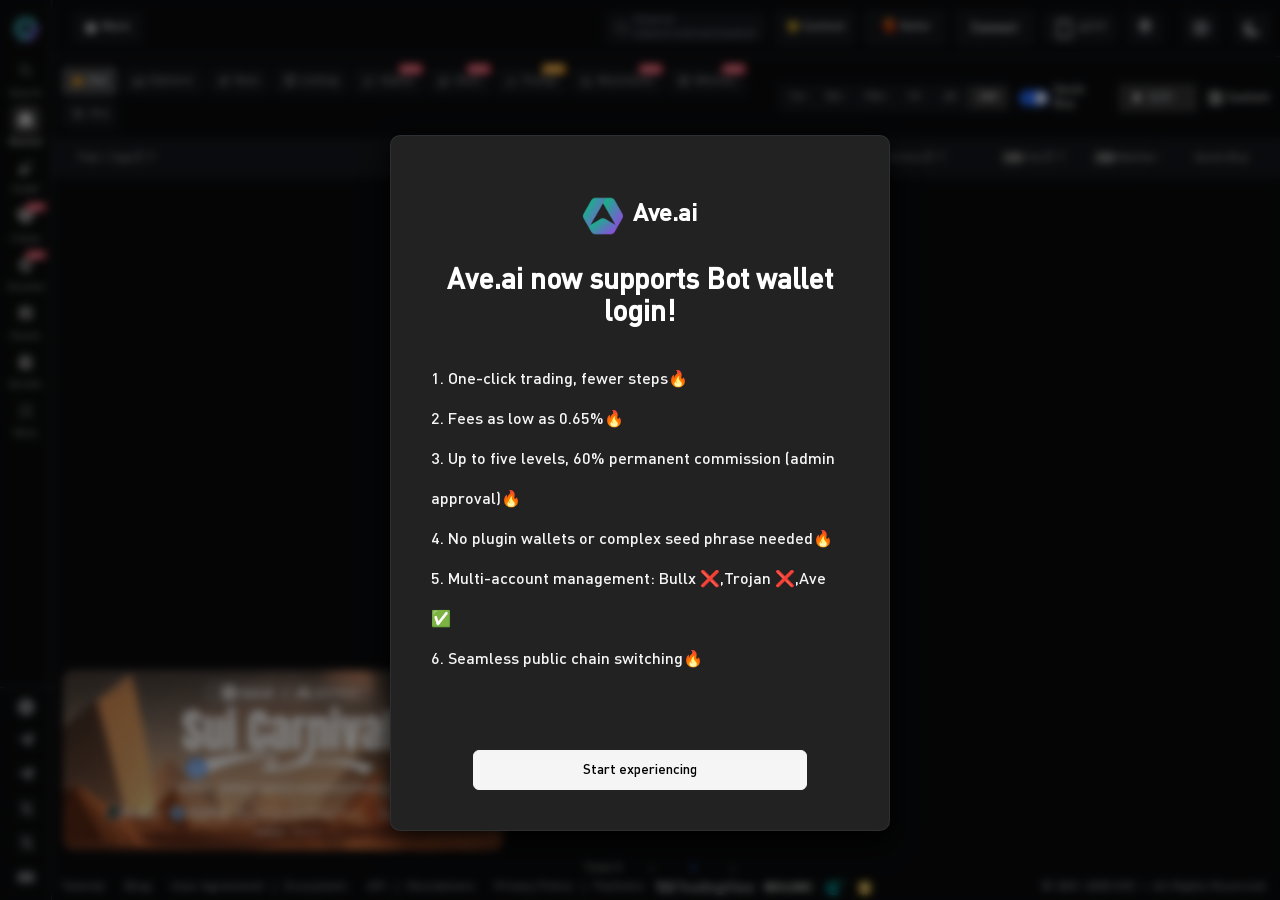
<file: index.html>
<!DOCTYPE html><html lang=""><head><meta charset="utf-8"><meta http-equiv="X-UA-Compatible" content="IE=edge"><meta name="viewport" content="width=device-width,initial-scale=1"><title>Ave.ai</title><meta name="title" content="Ave.ai"><meta name="description" content="Ave.ai is the most comprehensive on-chain crypto trading platform, integrating 130+ blockchains and 300+ DEXs for secure, professional, and fast trading. It empowers 7M+ users with advanced token analysis and seamless execution across its App, PC platform, and trading bots."><meta property="og:type" content="website"><meta property="og:url" content="https://ave.ai"><meta property="og:title" content="Ave.ai - The Ultimate Web3 Trading Platform"><meta property="og:description" content="Real-Time Blockchain Data, Price Alerts, Smart Money, KOL, Sniping, Copy-Trading and more."><meta property="og:image" content="https://ave.s3.ap-east-1.amazonaws.com/logo/tg-share.png"><meta property="og:image:width" content="1200"><meta property="og:image:height" content="600"><meta property="twitter:card" content="summary_large_image"><meta property="twitter:url" content="https://ave.ai"><meta property="twitter:title" content="Ave.ai - The Ultimate Web3 Trading Platform"><meta property="twitter:description" content="Real-Time Blockchain Data, Price Alerts, Smart Money, KOL, Sniping, Copy-Trading and more."><meta property="twitter:image" content="https://ave.s3.ap-east-1.amazonaws.com/logo/tg-share.png"><meta property="fb:app_id" content="1024585522541030"><!--[if IE]><link rel="icon" href="/favicon.ico" /><![endif]--><link rel="shortcut icon" href="/favicon.ico"><script async src="https://www.googletagmanager.com/gtag/js?id=G-LFKW8KRD0V"></script><script src="/vemachine.js"></script><script>// let supportsDomain = ['ave-m-test-5.github.io']
      // console.log('----top-------',window.top)
      // console.log('----self------',window.self)
      // if (self === top ) {
      //   var antiClickjack = document.getElementById('antiClickjack')
      //   antiClickjack.parentNode.removeChild(antiClickjack)
      // } else {
      //   top.location = self.location
      // }
      function redirect() {
        // let domains = ['avedex.cc', 'ave.ai', 'opencw.online', 'opencc.club']
        // let isDomain = domains.some(i => location.hostname.includes(i))
        let isMobile = /mobile|phone|pad|pod|iPhone|iPod|ios|iPad|Android|Mobile|BlackBerry|IEMobile|MQQBrowser|JUC|Fennec|wOSBrowser|BrowserNG|WebOS|Symbian|Windows Phone/i.test(navigator.userAgent)
        let isUnRedirectDomains = /(opencc\.club)|(aveaidata\.com)/i.test(location.hostname)
        if (isMobile && location.protocol.includes('http') && !location.host.includes('test') && !isUnRedirectDomains) {
            if(location.pathname == '/rank'){
              location.replace('https://airdrop.ave.ai')
            } else if(location.pathname == '/meme'){
              location.replace('https://meme_team.ave.ai')
            } else {
              location.replace(location.protocol + '//m.' + location.host + location.pathname + location.search)
            }
        }
      }
      redirect()
      function addScriptJs() {
        let d = (JSON.parse(localStorage.ave_globalConfig || '{}').token_logo_url || 'https://www.iconaves.com/')
        let script = document.createElement('script')
        script.type = 'text/javascript'
        script.src = d + `charting_library/charting_library.standalone.js`
        document.getElementsByTagName('head')[0].appendChild(script)
      }
      addScriptJs()</script><link href="/static/css/ApiKey-f71cff67.f6a6a6fc.css" rel="prefetch"><link href="/static/css/Balance-31ecd969.8574e0fb.css" rel="prefetch"><link href="/static/css/Chart-31ecd969.9b517720.css" rel="prefetch"><link href="/static/css/Check-31ecd969.ca6d38ed.css" rel="prefetch"><link href="/static/css/Download-31ecd969.d655e972.css" rel="prefetch"><link href="/static/css/Fav-31ecd969.df175f1f.css" rel="prefetch"><link href="/static/css/Index-f71cff67.aff0faec.css" rel="prefetch"><link href="/static/css/Kline-f71cff67.3279a325.css" rel="prefetch"><link href="/static/css/MEME-f71cff67.169c495d.css" rel="prefetch"><link href="/static/css/OfficialVerification-f71cff67.b5f4f597.css" rel="prefetch"><link href="/static/css/Pump-f71cff67.d8f0c619.css" rel="prefetch"><link href="/static/css/Rank-f71cff67.cad4feda.css" rel="prefetch"><link href="/static/css/Referral-f71cff67.62ad5eef.css" rel="prefetch"><link href="/static/css/Smart-f71cff67.862e5455.css" rel="prefetch"><link href="/static/css/Token-253ae210.98a811a6.css" rel="prefetch"><link href="/static/css/Token-6a2c624d.b405134b.css" rel="prefetch"><link href="/static/css/Token-ca272850.81a2eaed.css" rel="prefetch"><link href="/static/css/Token-f71cff67.83a2db01.css" rel="prefetch"><link href="/static/css/chunk-313e67f0.9e0c891a.css" rel="prefetch"><link href="/static/css/default-Chart-Kline-Token-fae381cd.59e1fb63.css" rel="prefetch"><link href="/static/css/default-Index-Pump-Smart-Token-1f80e606.f6d1f37b.css" rel="prefetch"><link href="/static/js/ApiKey-f71cff67.9b27ba5e.js" rel="prefetch"><link href="/static/js/Balance-31ecd969.54d07d09.js" rel="prefetch"><link href="/static/js/Chart-31ecd969.bcd09a35.js" rel="prefetch"><link href="/static/js/Check-31ecd969.a8b0270d.js" rel="prefetch"><link href="/static/js/Download-31ecd969.1af049be.js" rel="prefetch"><link href="/static/js/Fav-31ecd969.8c2e20a4.js" rel="prefetch"><link href="/static/js/Index-f71cff67.40a2c80a.js" rel="prefetch"><link href="/static/js/Kline-f71cff67.85101a86.js" rel="prefetch"><link href="/static/js/Lost-2a317ca3.6b4f5b5e.js" rel="prefetch"><link href="/static/js/MEME-f71cff67.b7353535.js" rel="prefetch"><link href="/static/js/OfficialVerification-f71cff67.12b675d7.js" rel="prefetch"><link href="/static/js/Pump-f71cff67.c8ce07bb.js" rel="prefetch"><link href="/static/js/Rank-f71cff67.64579833.js" rel="prefetch"><link href="/static/js/Referral-f71cff67.8b9e1c61.js" rel="prefetch"><link href="/static/js/Smart-f71cff67.42c77448.js" rel="prefetch"><link href="/static/js/Token-253ae210.d4e53d0c.js" rel="prefetch"><link href="/static/js/Token-6a2c624d.1f3fbaf9.js" rel="prefetch"><link href="/static/js/Token-ca272850.ac34aadf.js" rel="prefetch"><link href="/static/js/Token-f71cff67.dd8d7a97.js" rel="prefetch"><link href="/static/js/chunk-2d0cc9a7.c0bc3913.js" rel="prefetch"><link href="/static/js/chunk-313e67f0.89bc48fd.js" rel="prefetch"><link href="/static/js/chunk-6cbceefd.85ee61a6.js" rel="prefetch"><link href="/static/js/chunk-74b7f1fb.74ce1070.js" rel="prefetch"><link href="/static/js/chunk-9b2b69e2.b11461de.js" rel="prefetch"><link href="/static/js/chunk-edfaba38.89b61117.js" rel="prefetch"><link href="/static/js/default-Chart-Index-b811f808.7ee80feb.js" rel="prefetch"><link href="/static/js/default-Chart-Kline-Token-fae381cd.e6888c4f.js" rel="prefetch"><link href="/static/js/default-Fav-Index-Smart-496b6970.b0edd041.js" rel="prefetch"><link href="/static/js/default-Fav-MEME-Smart-31ecd969.2071f14b.js" rel="prefetch"><link href="/static/js/default-Fav-Smart-1dd7a80e.f1f69756.js" rel="prefetch"><link href="/static/js/default-Index-Pump-Smart-Token-1f80e606.a0faf490.js" rel="prefetch"><link href="/static/js/vendors-Index-Pump-Smart-Token-25cb2edc.31797273.js" rel="prefetch"><link href="/static/css/app-06837ae4.83f17b7a.css" rel="preload" as="style"><link href="/static/css/app-3d9b8e9e.7c442208.css" rel="preload" as="style"><link href="/static/css/app-cfbf0a2e.84827f6a.css" rel="preload" as="style"><link href="/static/css/app-ec8c427e.36410397.css" rel="preload" as="style"><link href="/static/css/app-f71cff67.c7cbe7be.css" rel="preload" as="style"><link href="/static/js/app-06837ae4.388bcd48.js" rel="preload" as="script"><link href="/static/js/app-0b7a60cc.bbd5a102.js" rel="preload" as="script"><link href="/static/js/app-167fad9f.987aedea.js" rel="preload" as="script"><link href="/static/js/app-16d3814e.a69a63ac.js" rel="preload" as="script"><link href="/static/js/app-1c3a2c3f.13efee43.js" rel="preload" as="script"><link href="/static/js/app-1f20a385.86fd9fc6.js" rel="preload" as="script"><link href="/static/js/app-203e0718.4dd9b310.js" rel="preload" as="script"><link href="/static/js/app-2a42e354.86c8ec21.js" rel="preload" as="script"><link href="/static/js/app-33c8e8fb.51b4e53e.js" rel="preload" as="script"><link href="/static/js/app-33e35537.6e52009a.js" rel="preload" as="script"><link href="/static/js/app-3d9b8e9e.aeff93b7.js" rel="preload" as="script"><link href="/static/js/app-4939e289.46a368bb.js" rel="preload" as="script"><link href="/static/js/app-5866a18b.185aba30.js" rel="preload" as="script"><link href="/static/js/app-60b88c48.baa1f2b9.js" rel="preload" as="script"><link href="/static/js/app-6484b8ce.3e8ced4d.js" rel="preload" as="script"><link href="/static/js/app-72f93981.a99af60a.js" rel="preload" as="script"><link href="/static/js/app-748942c6.d02a2d73.js" rel="preload" as="script"><link href="/static/js/app-84f69768.570b5833.js" rel="preload" as="script"><link href="/static/js/app-9187ef67.09d52418.js" rel="preload" as="script"><link href="/static/js/app-9af05477.d6e84521.js" rel="preload" as="script"><link href="/static/js/app-9ff03e93.23e13747.js" rel="preload" as="script"><link href="/static/js/app-a97bfcba.f9651965.js" rel="preload" as="script"><link href="/static/js/app-aeb57120.7589cca9.js" rel="preload" as="script"><link href="/static/js/app-b5906859.4a71c738.js" rel="preload" as="script"><link href="/static/js/app-cfbf0a2e.a9817bb3.js" rel="preload" as="script"><link href="/static/js/app-db300d2f.0b96005f.js" rel="preload" as="script"><link href="/static/js/app-ec8c427e.ebf14cf0.js" rel="preload" as="script"><link href="/static/js/app-f71cff67.5c8a6f4e.js" rel="preload" as="script"><link href="/static/js/app-f9ca8911.000011ae.js" rel="preload" as="script"><link href="/static/js/app-fa9d841c.214b9db4.js" rel="preload" as="script"><link href="/static/js/runtime.882e32d2.js" rel="preload" as="script"><link href="/static/css/app-ec8c427e.36410397.css" rel="stylesheet"><link href="/static/css/app-cfbf0a2e.84827f6a.css" rel="stylesheet"><link href="/static/css/app-06837ae4.83f17b7a.css" rel="stylesheet"><link href="/static/css/app-f71cff67.c7cbe7be.css" rel="stylesheet"><link href="/static/css/app-3d9b8e9e.7c442208.css" rel="stylesheet"><link rel="icon" type="image/png" sizes="32x32" href="/img/icons/favicon-32x32.png"><link rel="icon" type="image/png" sizes="16x16" href="/img/icons/favicon-16x16.png"><link rel="manifest" href="/manifest.json"><meta name="theme-color" content="#131722"><meta name="apple-mobile-web-app-capable" content="yes"><meta name="apple-mobile-web-app-status-bar-style" content="default"><meta name="apple-mobile-web-app-title" content="Ave"><link rel="apple-touch-icon" href="/img/icons/apple-touch-icon-152x152.png"><link rel="mask-icon" href="/img/icons/safari-pinned-tab.svg" color="#131722"><meta name="msapplication-TileImage" content="/img/icons/msapplication-icon-144x144.png"><meta name="msapplication-TileColor" content="#000000"></head><body><noscript><strong>We're sorry but avedex doesn't work properly without JavaScript enabled. Please enable it to continue.</strong></noscript><div id="app"></div><script>window.dataLayer = window.dataLayer || [];
      function gtag(){dataLayer.push(arguments);}
      gtag('js', new Date());

      gtag('config', 'G-LFKW8KRD0V');
      // //添加红包雨
      // ;(function () {
      //   var script = document.createElement('script')
      //   script.onload = function () {
      //     MapleRedPacketSDK.initMapleRedPacket({
      //       platform: "ave"
      //     }).renderToBody()
      //   }
      //   script.defer = true
      //   script.src = 'https://unpkg.com/@maple-tech/red-packet-sdk/dist/index.iife.js'
      //   document.body.appendChild(script)
      // })()</script><script src="/static/js/runtime.882e32d2.js"></script><script src="/static/js/app-748942c6.d02a2d73.js"></script><script src="/static/js/app-60b88c48.baa1f2b9.js"></script><script src="/static/js/app-fa9d841c.214b9db4.js"></script><script src="/static/js/app-9af05477.d6e84521.js"></script><script src="/static/js/app-84f69768.570b5833.js"></script><script src="/static/js/app-9ff03e93.23e13747.js"></script><script src="/static/js/app-167fad9f.987aedea.js"></script><script src="/static/js/app-2a42e354.86c8ec21.js"></script><script src="/static/js/app-b5906859.4a71c738.js"></script><script src="/static/js/app-72f93981.a99af60a.js"></script><script src="/static/js/app-33c8e8fb.51b4e53e.js"></script><script src="/static/js/app-db300d2f.0b96005f.js"></script><script src="/static/js/app-9187ef67.09d52418.js"></script><script src="/static/js/app-4939e289.46a368bb.js"></script><script src="/static/js/app-16d3814e.a69a63ac.js"></script><script src="/static/js/app-aeb57120.7589cca9.js"></script><script src="/static/js/app-6484b8ce.3e8ced4d.js"></script><script src="/static/js/app-0b7a60cc.bbd5a102.js"></script><script src="/static/js/app-203e0718.4dd9b310.js"></script><script src="/static/js/app-1f20a385.86fd9fc6.js"></script><script src="/static/js/app-5866a18b.185aba30.js"></script><script src="/static/js/app-f9ca8911.000011ae.js"></script><script src="/static/js/app-ec8c427e.ebf14cf0.js"></script><script src="/static/js/app-1c3a2c3f.13efee43.js"></script><script src="/static/js/app-cfbf0a2e.a9817bb3.js"></script><script src="/static/js/app-33e35537.6e52009a.js"></script><script src="/static/js/app-06837ae4.388bcd48.js"></script><script src="/static/js/app-f71cff67.5c8a6f4e.js"></script><script src="/static/js/app-a97bfcba.f9651965.js"></script><script src="/static/js/app-3d9b8e9e.aeff93b7.js"></script></body></html>
</file>
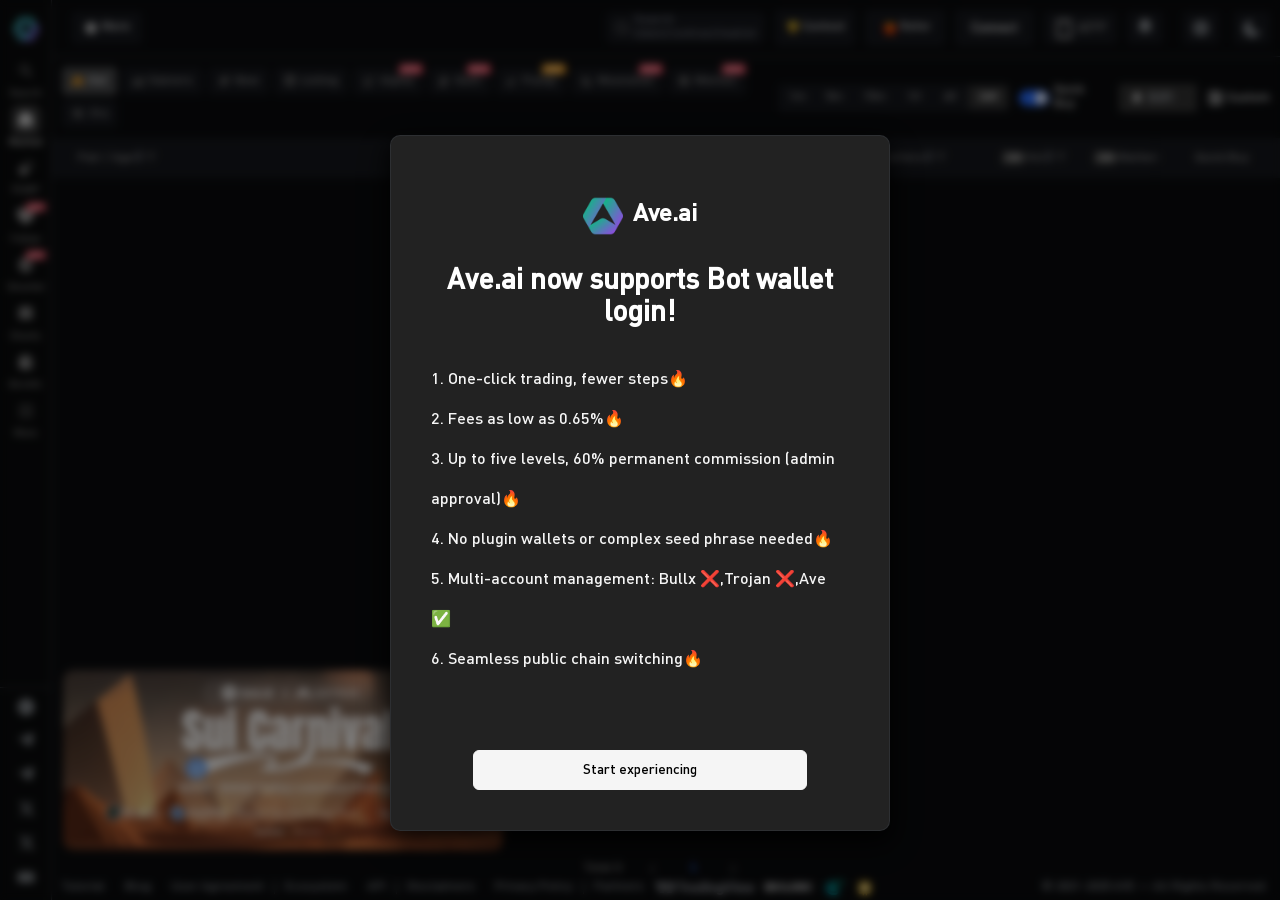
<file: chart/index.html>
<!DOCTYPE html><html lang=""><head><meta charset="utf-8"><meta http-equiv="X-UA-Compatible" content="IE=edge"><meta name="viewport" content="width=device-width,initial-scale=1"><title>Chart | Ave.ai</title><meta name="title" content="Ave.ai"><meta name="description" content="Ave.ai is the most comprehensive on-chain crypto trading platform, integrating 130+ blockchains and 300+ DEXs for secure, professional, and fast trading. It empowers 7M+ users with advanced token analysis and seamless execution across its App, PC platform, and trading bots."><meta property="og:type" content="website"><meta property="og:url" content="https://ave.ai"><meta property="og:title" content="Ave.ai - The Ultimate Web3 Trading Platform"><meta property="og:description" content="Real-Time Blockchain Data, Price Alerts, Smart Money, KOL, Sniping, Copy-Trading and more."><meta property="og:image" content="https://ave.s3.ap-east-1.amazonaws.com/logo/tg-share.png"><meta property="og:image:width" content="1200"><meta property="og:image:height" content="600"><meta property="twitter:card" content="summary_large_image"><meta property="twitter:url" content="https://ave.ai"><meta property="twitter:title" content="Ave.ai - The Ultimate Web3 Trading Platform"><meta property="twitter:description" content="Real-Time Blockchain Data, Price Alerts, Smart Money, KOL, Sniping, Copy-Trading and more."><meta property="twitter:image" content="https://ave.s3.ap-east-1.amazonaws.com/logo/tg-share.png"><meta property="fb:app_id" content="1024585522541030"><!--[if IE]><link rel="icon" href="/favicon.ico" /><![endif]--><link rel="shortcut icon" href="/favicon.ico"><script async src="https://www.googletagmanager.com/gtag/js?id=G-LFKW8KRD0V"></script><script src="/vemachine.js"></script><script>// let supportsDomain = ['ave-m-test-5.github.io']
      // console.log('----top-------',window.top)
      // console.log('----self------',window.self)
      // if (self === top ) {
      //   var antiClickjack = document.getElementById('antiClickjack')
      //   antiClickjack.parentNode.removeChild(antiClickjack)
      // } else {
      //   top.location = self.location
      // }
      function redirect() {
        // let domains = ['avedex.cc', 'ave.ai', 'opencw.online', 'opencc.club']
        // let isDomain = domains.some(i => location.hostname.includes(i))
        let isMobile = /mobile|phone|pad|pod|iPhone|iPod|ios|iPad|Android|Mobile|BlackBerry|IEMobile|MQQBrowser|JUC|Fennec|wOSBrowser|BrowserNG|WebOS|Symbian|Windows Phone/i.test(navigator.userAgent)
        let isUnRedirectDomains = /(opencc\.club)|(aveaidata\.com)/i.test(location.hostname)
        if (isMobile && location.protocol.includes('http') && !location.host.includes('test') && !isUnRedirectDomains) {
            if(location.pathname == '/rank'){
              location.replace('https://airdrop.ave.ai')
            } else if(location.pathname == '/meme'){
              location.replace('https://meme_team.ave.ai')
            } else {
              location.replace(location.protocol + '//m.' + location.host + location.pathname + location.search)
            }
        }
      }
      redirect()
      function addScriptJs() {
        let d = (JSON.parse(localStorage.ave_globalConfig || '{}').token_logo_url || 'https://www.iconaves.com/')
        let script = document.createElement('script')
        script.type = 'text/javascript'
        script.src = d + `charting_library/charting_library.standalone.js`
        document.getElementsByTagName('head')[0].appendChild(script)
      }
      addScriptJs()</script><link href="/static/css/ApiKey-f71cff67.f6a6a6fc.css" rel="prefetch"><link href="/static/css/Balance-31ecd969.8574e0fb.css" rel="prefetch"><link href="/static/css/Chart-31ecd969.9b517720.css" rel="prefetch"><link href="/static/css/Check-31ecd969.ca6d38ed.css" rel="prefetch"><link href="/static/css/Download-31ecd969.d655e972.css" rel="prefetch"><link href="/static/css/Fav-31ecd969.df175f1f.css" rel="prefetch"><link href="/static/css/Index-f71cff67.aff0faec.css" rel="prefetch"><link href="/static/css/Kline-f71cff67.3279a325.css" rel="prefetch"><link href="/static/css/MEME-f71cff67.169c495d.css" rel="prefetch"><link href="/static/css/OfficialVerification-f71cff67.b5f4f597.css" rel="prefetch"><link href="/static/css/Pump-f71cff67.d8f0c619.css" rel="prefetch"><link href="/static/css/Rank-f71cff67.cad4feda.css" rel="prefetch"><link href="/static/css/Referral-f71cff67.62ad5eef.css" rel="prefetch"><link href="/static/css/Smart-f71cff67.862e5455.css" rel="prefetch"><link href="/static/css/Token-253ae210.98a811a6.css" rel="prefetch"><link href="/static/css/Token-6a2c624d.b405134b.css" rel="prefetch"><link href="/static/css/Token-ca272850.81a2eaed.css" rel="prefetch"><link href="/static/css/Token-f71cff67.83a2db01.css" rel="prefetch"><link href="/static/css/chunk-313e67f0.9e0c891a.css" rel="prefetch"><link href="/static/css/default-Chart-Kline-Token-fae381cd.59e1fb63.css" rel="prefetch"><link href="/static/css/default-Index-Pump-Smart-Token-1f80e606.f6d1f37b.css" rel="prefetch"><link href="/static/js/ApiKey-f71cff67.9b27ba5e.js" rel="prefetch"><link href="/static/js/Balance-31ecd969.54d07d09.js" rel="prefetch"><link href="/static/js/Chart-31ecd969.bcd09a35.js" rel="prefetch"><link href="/static/js/Check-31ecd969.a8b0270d.js" rel="prefetch"><link href="/static/js/Download-31ecd969.1af049be.js" rel="prefetch"><link href="/static/js/Fav-31ecd969.8c2e20a4.js" rel="prefetch"><link href="/static/js/Index-f71cff67.40a2c80a.js" rel="prefetch"><link href="/static/js/Kline-f71cff67.85101a86.js" rel="prefetch"><link href="/static/js/Lost-2a317ca3.6b4f5b5e.js" rel="prefetch"><link href="/static/js/MEME-f71cff67.b7353535.js" rel="prefetch"><link href="/static/js/OfficialVerification-f71cff67.12b675d7.js" rel="prefetch"><link href="/static/js/Pump-f71cff67.c8ce07bb.js" rel="prefetch"><link href="/static/js/Rank-f71cff67.64579833.js" rel="prefetch"><link href="/static/js/Referral-f71cff67.8b9e1c61.js" rel="prefetch"><link href="/static/js/Smart-f71cff67.42c77448.js" rel="prefetch"><link href="/static/js/Token-253ae210.d4e53d0c.js" rel="prefetch"><link href="/static/js/Token-6a2c624d.1f3fbaf9.js" rel="prefetch"><link href="/static/js/Token-ca272850.ac34aadf.js" rel="prefetch"><link href="/static/js/Token-f71cff67.dd8d7a97.js" rel="prefetch"><link href="/static/js/chunk-2d0cc9a7.c0bc3913.js" rel="prefetch"><link href="/static/js/chunk-313e67f0.89bc48fd.js" rel="prefetch"><link href="/static/js/chunk-6cbceefd.85ee61a6.js" rel="prefetch"><link href="/static/js/chunk-74b7f1fb.74ce1070.js" rel="prefetch"><link href="/static/js/chunk-9b2b69e2.b11461de.js" rel="prefetch"><link href="/static/js/chunk-edfaba38.89b61117.js" rel="prefetch"><link href="/static/js/default-Chart-Index-b811f808.7ee80feb.js" rel="prefetch"><link href="/static/js/default-Chart-Kline-Token-fae381cd.e6888c4f.js" rel="prefetch"><link href="/static/js/default-Fav-Index-Smart-496b6970.b0edd041.js" rel="prefetch"><link href="/static/js/default-Fav-MEME-Smart-31ecd969.2071f14b.js" rel="prefetch"><link href="/static/js/default-Fav-Smart-1dd7a80e.f1f69756.js" rel="prefetch"><link href="/static/js/default-Index-Pump-Smart-Token-1f80e606.a0faf490.js" rel="prefetch"><link href="/static/js/vendors-Index-Pump-Smart-Token-25cb2edc.31797273.js" rel="prefetch"><link href="/static/css/app-06837ae4.83f17b7a.css" rel="preload" as="style"><link href="/static/css/app-3d9b8e9e.7c442208.css" rel="preload" as="style"><link href="/static/css/app-cfbf0a2e.84827f6a.css" rel="preload" as="style"><link href="/static/css/app-ec8c427e.36410397.css" rel="preload" as="style"><link href="/static/css/app-f71cff67.c7cbe7be.css" rel="preload" as="style"><link href="/static/js/app-06837ae4.388bcd48.js" rel="preload" as="script"><link href="/static/js/app-0b7a60cc.bbd5a102.js" rel="preload" as="script"><link href="/static/js/app-167fad9f.987aedea.js" rel="preload" as="script"><link href="/static/js/app-16d3814e.a69a63ac.js" rel="preload" as="script"><link href="/static/js/app-1c3a2c3f.13efee43.js" rel="preload" as="script"><link href="/static/js/app-1f20a385.86fd9fc6.js" rel="preload" as="script"><link href="/static/js/app-203e0718.4dd9b310.js" rel="preload" as="script"><link href="/static/js/app-2a42e354.86c8ec21.js" rel="preload" as="script"><link href="/static/js/app-33c8e8fb.51b4e53e.js" rel="preload" as="script"><link href="/static/js/app-33e35537.6e52009a.js" rel="preload" as="script"><link href="/static/js/app-3d9b8e9e.aeff93b7.js" rel="preload" as="script"><link href="/static/js/app-4939e289.46a368bb.js" rel="preload" as="script"><link href="/static/js/app-5866a18b.185aba30.js" rel="preload" as="script"><link href="/static/js/app-60b88c48.baa1f2b9.js" rel="preload" as="script"><link href="/static/js/app-6484b8ce.3e8ced4d.js" rel="preload" as="script"><link href="/static/js/app-72f93981.a99af60a.js" rel="preload" as="script"><link href="/static/js/app-748942c6.d02a2d73.js" rel="preload" as="script"><link href="/static/js/app-84f69768.570b5833.js" rel="preload" as="script"><link href="/static/js/app-9187ef67.09d52418.js" rel="preload" as="script"><link href="/static/js/app-9af05477.d6e84521.js" rel="preload" as="script"><link href="/static/js/app-9ff03e93.23e13747.js" rel="preload" as="script"><link href="/static/js/app-a97bfcba.f9651965.js" rel="preload" as="script"><link href="/static/js/app-aeb57120.7589cca9.js" rel="preload" as="script"><link href="/static/js/app-b5906859.4a71c738.js" rel="preload" as="script"><link href="/static/js/app-cfbf0a2e.a9817bb3.js" rel="preload" as="script"><link href="/static/js/app-db300d2f.0b96005f.js" rel="preload" as="script"><link href="/static/js/app-ec8c427e.ebf14cf0.js" rel="preload" as="script"><link href="/static/js/app-f71cff67.5c8a6f4e.js" rel="preload" as="script"><link href="/static/js/app-f9ca8911.000011ae.js" rel="preload" as="script"><link href="/static/js/app-fa9d841c.214b9db4.js" rel="preload" as="script"><link href="/static/js/runtime.882e32d2.js" rel="preload" as="script"><link href="/static/css/app-ec8c427e.36410397.css" rel="stylesheet"><link href="/static/css/app-cfbf0a2e.84827f6a.css" rel="stylesheet"><link href="/static/css/app-06837ae4.83f17b7a.css" rel="stylesheet"><link href="/static/css/app-f71cff67.c7cbe7be.css" rel="stylesheet"><link href="/static/css/app-3d9b8e9e.7c442208.css" rel="stylesheet"><link rel="icon" type="image/png" sizes="32x32" href="/img/icons/favicon-32x32.png"><link rel="icon" type="image/png" sizes="16x16" href="/img/icons/favicon-16x16.png"><link rel="manifest" href="/manifest.json"><meta name="theme-color" content="#131722"><meta name="apple-mobile-web-app-capable" content="yes"><meta name="apple-mobile-web-app-status-bar-style" content="default"><meta name="apple-mobile-web-app-title" content="Ave"><link rel="apple-touch-icon" href="/img/icons/apple-touch-icon-152x152.png"><link rel="mask-icon" href="/img/icons/safari-pinned-tab.svg" color="#131722"><meta name="msapplication-TileImage" content="/img/icons/msapplication-icon-144x144.png"><meta name="msapplication-TileColor" content="#000000"></head><body><noscript><strong>We're sorry but avedex doesn't work properly without JavaScript enabled. Please enable it to continue.</strong></noscript><div id="app"></div><script>window.dataLayer = window.dataLayer || [];
      function gtag(){dataLayer.push(arguments);}
      gtag('js', new Date());

      gtag('config', 'G-LFKW8KRD0V');
      // //添加红包雨
      // ;(function () {
      //   var script = document.createElement('script')
      //   script.onload = function () {
      //     MapleRedPacketSDK.initMapleRedPacket({
      //       platform: "ave"
      //     }).renderToBody()
      //   }
      //   script.defer = true
      //   script.src = 'https://unpkg.com/@maple-tech/red-packet-sdk/dist/index.iife.js'
      //   document.body.appendChild(script)
      // })()</script><script src="/static/js/runtime.882e32d2.js"></script><script src="/static/js/app-748942c6.d02a2d73.js"></script><script src="/static/js/app-60b88c48.baa1f2b9.js"></script><script src="/static/js/app-fa9d841c.214b9db4.js"></script><script src="/static/js/app-9af05477.d6e84521.js"></script><script src="/static/js/app-84f69768.570b5833.js"></script><script src="/static/js/app-9ff03e93.23e13747.js"></script><script src="/static/js/app-167fad9f.987aedea.js"></script><script src="/static/js/app-2a42e354.86c8ec21.js"></script><script src="/static/js/app-b5906859.4a71c738.js"></script><script src="/static/js/app-72f93981.a99af60a.js"></script><script src="/static/js/app-33c8e8fb.51b4e53e.js"></script><script src="/static/js/app-db300d2f.0b96005f.js"></script><script src="/static/js/app-9187ef67.09d52418.js"></script><script src="/static/js/app-4939e289.46a368bb.js"></script><script src="/static/js/app-16d3814e.a69a63ac.js"></script><script src="/static/js/app-aeb57120.7589cca9.js"></script><script src="/static/js/app-6484b8ce.3e8ced4d.js"></script><script src="/static/js/app-0b7a60cc.bbd5a102.js"></script><script src="/static/js/app-203e0718.4dd9b310.js"></script><script src="/static/js/app-1f20a385.86fd9fc6.js"></script><script src="/static/js/app-5866a18b.185aba30.js"></script><script src="/static/js/app-f9ca8911.000011ae.js"></script><script src="/static/js/app-ec8c427e.ebf14cf0.js"></script><script src="/static/js/app-1c3a2c3f.13efee43.js"></script><script src="/static/js/app-cfbf0a2e.a9817bb3.js"></script><script src="/static/js/app-33e35537.6e52009a.js"></script><script src="/static/js/app-06837ae4.388bcd48.js"></script><script src="/static/js/app-f71cff67.5c8a6f4e.js"></script><script src="/static/js/app-a97bfcba.f9651965.js"></script><script src="/static/js/app-3d9b8e9e.aeff93b7.js"></script></body></html>
</file>
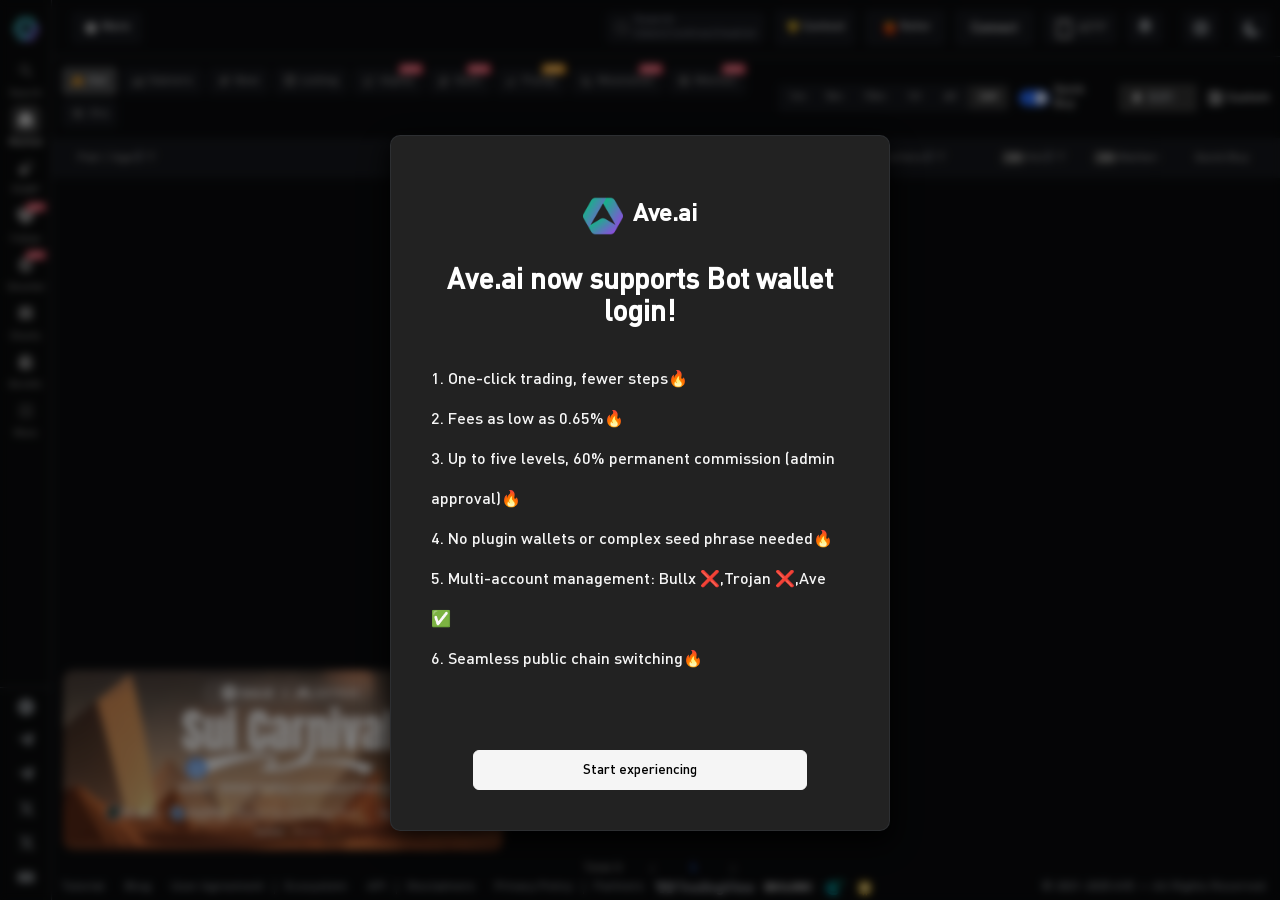
<file: download/index.html>
<!DOCTYPE html><html lang=""><head><meta charset="utf-8"><meta http-equiv="X-UA-Compatible" content="IE=edge"><meta name="viewport" content="width=device-width,initial-scale=1"><title>Download | Ave.ai</title><meta name="title" content="Ave.ai"><meta name="description" content="Ave.ai is the most comprehensive on-chain crypto trading platform, integrating 130+ blockchains and 300+ DEXs for secure, professional, and fast trading. It empowers 7M+ users with advanced token analysis and seamless execution across its App, PC platform, and trading bots."><meta property="og:type" content="website"><meta property="og:url" content="https://ave.ai"><meta property="og:title" content="Ave.ai - The Ultimate Web3 Trading Platform"><meta property="og:description" content="Real-Time Blockchain Data, Price Alerts, Smart Money, KOL, Sniping, Copy-Trading and more."><meta property="og:image" content="https://ave.s3.ap-east-1.amazonaws.com/logo/tg-share.png"><meta property="og:image:width" content="1200"><meta property="og:image:height" content="600"><meta property="twitter:card" content="summary_large_image"><meta property="twitter:url" content="https://ave.ai"><meta property="twitter:title" content="Ave.ai - The Ultimate Web3 Trading Platform"><meta property="twitter:description" content="Real-Time Blockchain Data, Price Alerts, Smart Money, KOL, Sniping, Copy-Trading and more."><meta property="twitter:image" content="https://ave.s3.ap-east-1.amazonaws.com/logo/tg-share.png"><meta property="fb:app_id" content="1024585522541030"><!--[if IE]><link rel="icon" href="/favicon.ico" /><![endif]--><link rel="shortcut icon" href="/favicon.ico"><script async src="https://www.googletagmanager.com/gtag/js?id=G-LFKW8KRD0V"></script><script src="/vemachine.js"></script><script>// let supportsDomain = ['ave-m-test-5.github.io']
      // console.log('----top-------',window.top)
      // console.log('----self------',window.self)
      // if (self === top ) {
      //   var antiClickjack = document.getElementById('antiClickjack')
      //   antiClickjack.parentNode.removeChild(antiClickjack)
      // } else {
      //   top.location = self.location
      // }
      function redirect() {
        // let domains = ['avedex.cc', 'ave.ai', 'opencw.online', 'opencc.club']
        // let isDomain = domains.some(i => location.hostname.includes(i))
        let isMobile = /mobile|phone|pad|pod|iPhone|iPod|ios|iPad|Android|Mobile|BlackBerry|IEMobile|MQQBrowser|JUC|Fennec|wOSBrowser|BrowserNG|WebOS|Symbian|Windows Phone/i.test(navigator.userAgent)
        let isUnRedirectDomains = /(opencc\.club)|(aveaidata\.com)/i.test(location.hostname)
        if (isMobile && location.protocol.includes('http') && !location.host.includes('test') && !isUnRedirectDomains) {
            if(location.pathname == '/rank'){
              location.replace('https://airdrop.ave.ai')
            } else if(location.pathname == '/meme'){
              location.replace('https://meme_team.ave.ai')
            } else {
              location.replace(location.protocol + '//m.' + location.host + location.pathname + location.search)
            }
        }
      }
      redirect()
      function addScriptJs() {
        let d = (JSON.parse(localStorage.ave_globalConfig || '{}').token_logo_url || 'https://www.iconaves.com/')
        let script = document.createElement('script')
        script.type = 'text/javascript'
        script.src = d + `charting_library/charting_library.standalone.js`
        document.getElementsByTagName('head')[0].appendChild(script)
      }
      addScriptJs()</script><link href="/static/css/ApiKey-f71cff67.f6a6a6fc.css" rel="prefetch"><link href="/static/css/Balance-31ecd969.8574e0fb.css" rel="prefetch"><link href="/static/css/Chart-31ecd969.9b517720.css" rel="prefetch"><link href="/static/css/Check-31ecd969.ca6d38ed.css" rel="prefetch"><link href="/static/css/Download-31ecd969.d655e972.css" rel="prefetch"><link href="/static/css/Fav-31ecd969.df175f1f.css" rel="prefetch"><link href="/static/css/Index-f71cff67.aff0faec.css" rel="prefetch"><link href="/static/css/Kline-f71cff67.3279a325.css" rel="prefetch"><link href="/static/css/MEME-f71cff67.169c495d.css" rel="prefetch"><link href="/static/css/OfficialVerification-f71cff67.b5f4f597.css" rel="prefetch"><link href="/static/css/Pump-f71cff67.d8f0c619.css" rel="prefetch"><link href="/static/css/Rank-f71cff67.cad4feda.css" rel="prefetch"><link href="/static/css/Referral-f71cff67.62ad5eef.css" rel="prefetch"><link href="/static/css/Smart-f71cff67.862e5455.css" rel="prefetch"><link href="/static/css/Token-253ae210.98a811a6.css" rel="prefetch"><link href="/static/css/Token-6a2c624d.b405134b.css" rel="prefetch"><link href="/static/css/Token-ca272850.81a2eaed.css" rel="prefetch"><link href="/static/css/Token-f71cff67.83a2db01.css" rel="prefetch"><link href="/static/css/chunk-313e67f0.9e0c891a.css" rel="prefetch"><link href="/static/css/default-Chart-Kline-Token-fae381cd.59e1fb63.css" rel="prefetch"><link href="/static/css/default-Index-Pump-Smart-Token-1f80e606.f6d1f37b.css" rel="prefetch"><link href="/static/js/ApiKey-f71cff67.9b27ba5e.js" rel="prefetch"><link href="/static/js/Balance-31ecd969.54d07d09.js" rel="prefetch"><link href="/static/js/Chart-31ecd969.bcd09a35.js" rel="prefetch"><link href="/static/js/Check-31ecd969.a8b0270d.js" rel="prefetch"><link href="/static/js/Download-31ecd969.1af049be.js" rel="prefetch"><link href="/static/js/Fav-31ecd969.8c2e20a4.js" rel="prefetch"><link href="/static/js/Index-f71cff67.40a2c80a.js" rel="prefetch"><link href="/static/js/Kline-f71cff67.85101a86.js" rel="prefetch"><link href="/static/js/Lost-2a317ca3.6b4f5b5e.js" rel="prefetch"><link href="/static/js/MEME-f71cff67.b7353535.js" rel="prefetch"><link href="/static/js/OfficialVerification-f71cff67.12b675d7.js" rel="prefetch"><link href="/static/js/Pump-f71cff67.c8ce07bb.js" rel="prefetch"><link href="/static/js/Rank-f71cff67.64579833.js" rel="prefetch"><link href="/static/js/Referral-f71cff67.8b9e1c61.js" rel="prefetch"><link href="/static/js/Smart-f71cff67.42c77448.js" rel="prefetch"><link href="/static/js/Token-253ae210.d4e53d0c.js" rel="prefetch"><link href="/static/js/Token-6a2c624d.1f3fbaf9.js" rel="prefetch"><link href="/static/js/Token-ca272850.ac34aadf.js" rel="prefetch"><link href="/static/js/Token-f71cff67.dd8d7a97.js" rel="prefetch"><link href="/static/js/chunk-2d0cc9a7.c0bc3913.js" rel="prefetch"><link href="/static/js/chunk-313e67f0.89bc48fd.js" rel="prefetch"><link href="/static/js/chunk-6cbceefd.85ee61a6.js" rel="prefetch"><link href="/static/js/chunk-74b7f1fb.74ce1070.js" rel="prefetch"><link href="/static/js/chunk-9b2b69e2.b11461de.js" rel="prefetch"><link href="/static/js/chunk-edfaba38.89b61117.js" rel="prefetch"><link href="/static/js/default-Chart-Index-b811f808.7ee80feb.js" rel="prefetch"><link href="/static/js/default-Chart-Kline-Token-fae381cd.e6888c4f.js" rel="prefetch"><link href="/static/js/default-Fav-Index-Smart-496b6970.b0edd041.js" rel="prefetch"><link href="/static/js/default-Fav-MEME-Smart-31ecd969.2071f14b.js" rel="prefetch"><link href="/static/js/default-Fav-Smart-1dd7a80e.f1f69756.js" rel="prefetch"><link href="/static/js/default-Index-Pump-Smart-Token-1f80e606.a0faf490.js" rel="prefetch"><link href="/static/js/vendors-Index-Pump-Smart-Token-25cb2edc.31797273.js" rel="prefetch"><link href="/static/css/app-06837ae4.83f17b7a.css" rel="preload" as="style"><link href="/static/css/app-3d9b8e9e.7c442208.css" rel="preload" as="style"><link href="/static/css/app-cfbf0a2e.84827f6a.css" rel="preload" as="style"><link href="/static/css/app-ec8c427e.36410397.css" rel="preload" as="style"><link href="/static/css/app-f71cff67.c7cbe7be.css" rel="preload" as="style"><link href="/static/js/app-06837ae4.388bcd48.js" rel="preload" as="script"><link href="/static/js/app-0b7a60cc.bbd5a102.js" rel="preload" as="script"><link href="/static/js/app-167fad9f.987aedea.js" rel="preload" as="script"><link href="/static/js/app-16d3814e.a69a63ac.js" rel="preload" as="script"><link href="/static/js/app-1c3a2c3f.13efee43.js" rel="preload" as="script"><link href="/static/js/app-1f20a385.86fd9fc6.js" rel="preload" as="script"><link href="/static/js/app-203e0718.4dd9b310.js" rel="preload" as="script"><link href="/static/js/app-2a42e354.86c8ec21.js" rel="preload" as="script"><link href="/static/js/app-33c8e8fb.51b4e53e.js" rel="preload" as="script"><link href="/static/js/app-33e35537.6e52009a.js" rel="preload" as="script"><link href="/static/js/app-3d9b8e9e.aeff93b7.js" rel="preload" as="script"><link href="/static/js/app-4939e289.46a368bb.js" rel="preload" as="script"><link href="/static/js/app-5866a18b.185aba30.js" rel="preload" as="script"><link href="/static/js/app-60b88c48.baa1f2b9.js" rel="preload" as="script"><link href="/static/js/app-6484b8ce.3e8ced4d.js" rel="preload" as="script"><link href="/static/js/app-72f93981.a99af60a.js" rel="preload" as="script"><link href="/static/js/app-748942c6.d02a2d73.js" rel="preload" as="script"><link href="/static/js/app-84f69768.570b5833.js" rel="preload" as="script"><link href="/static/js/app-9187ef67.09d52418.js" rel="preload" as="script"><link href="/static/js/app-9af05477.d6e84521.js" rel="preload" as="script"><link href="/static/js/app-9ff03e93.23e13747.js" rel="preload" as="script"><link href="/static/js/app-a97bfcba.f9651965.js" rel="preload" as="script"><link href="/static/js/app-aeb57120.7589cca9.js" rel="preload" as="script"><link href="/static/js/app-b5906859.4a71c738.js" rel="preload" as="script"><link href="/static/js/app-cfbf0a2e.a9817bb3.js" rel="preload" as="script"><link href="/static/js/app-db300d2f.0b96005f.js" rel="preload" as="script"><link href="/static/js/app-ec8c427e.ebf14cf0.js" rel="preload" as="script"><link href="/static/js/app-f71cff67.5c8a6f4e.js" rel="preload" as="script"><link href="/static/js/app-f9ca8911.000011ae.js" rel="preload" as="script"><link href="/static/js/app-fa9d841c.214b9db4.js" rel="preload" as="script"><link href="/static/js/runtime.882e32d2.js" rel="preload" as="script"><link href="/static/css/app-ec8c427e.36410397.css" rel="stylesheet"><link href="/static/css/app-cfbf0a2e.84827f6a.css" rel="stylesheet"><link href="/static/css/app-06837ae4.83f17b7a.css" rel="stylesheet"><link href="/static/css/app-f71cff67.c7cbe7be.css" rel="stylesheet"><link href="/static/css/app-3d9b8e9e.7c442208.css" rel="stylesheet"><link rel="icon" type="image/png" sizes="32x32" href="/img/icons/favicon-32x32.png"><link rel="icon" type="image/png" sizes="16x16" href="/img/icons/favicon-16x16.png"><link rel="manifest" href="/manifest.json"><meta name="theme-color" content="#131722"><meta name="apple-mobile-web-app-capable" content="yes"><meta name="apple-mobile-web-app-status-bar-style" content="default"><meta name="apple-mobile-web-app-title" content="Ave"><link rel="apple-touch-icon" href="/img/icons/apple-touch-icon-152x152.png"><link rel="mask-icon" href="/img/icons/safari-pinned-tab.svg" color="#131722"><meta name="msapplication-TileImage" content="/img/icons/msapplication-icon-144x144.png"><meta name="msapplication-TileColor" content="#000000"></head><body><noscript><strong>We're sorry but avedex doesn't work properly without JavaScript enabled. Please enable it to continue.</strong></noscript><div id="app"></div><script>window.dataLayer = window.dataLayer || [];
      function gtag(){dataLayer.push(arguments);}
      gtag('js', new Date());

      gtag('config', 'G-LFKW8KRD0V');
      // //添加红包雨
      // ;(function () {
      //   var script = document.createElement('script')
      //   script.onload = function () {
      //     MapleRedPacketSDK.initMapleRedPacket({
      //       platform: "ave"
      //     }).renderToBody()
      //   }
      //   script.defer = true
      //   script.src = 'https://unpkg.com/@maple-tech/red-packet-sdk/dist/index.iife.js'
      //   document.body.appendChild(script)
      // })()</script><script src="/static/js/runtime.882e32d2.js"></script><script src="/static/js/app-748942c6.d02a2d73.js"></script><script src="/static/js/app-60b88c48.baa1f2b9.js"></script><script src="/static/js/app-fa9d841c.214b9db4.js"></script><script src="/static/js/app-9af05477.d6e84521.js"></script><script src="/static/js/app-84f69768.570b5833.js"></script><script src="/static/js/app-9ff03e93.23e13747.js"></script><script src="/static/js/app-167fad9f.987aedea.js"></script><script src="/static/js/app-2a42e354.86c8ec21.js"></script><script src="/static/js/app-b5906859.4a71c738.js"></script><script src="/static/js/app-72f93981.a99af60a.js"></script><script src="/static/js/app-33c8e8fb.51b4e53e.js"></script><script src="/static/js/app-db300d2f.0b96005f.js"></script><script src="/static/js/app-9187ef67.09d52418.js"></script><script src="/static/js/app-4939e289.46a368bb.js"></script><script src="/static/js/app-16d3814e.a69a63ac.js"></script><script src="/static/js/app-aeb57120.7589cca9.js"></script><script src="/static/js/app-6484b8ce.3e8ced4d.js"></script><script src="/static/js/app-0b7a60cc.bbd5a102.js"></script><script src="/static/js/app-203e0718.4dd9b310.js"></script><script src="/static/js/app-1f20a385.86fd9fc6.js"></script><script src="/static/js/app-5866a18b.185aba30.js"></script><script src="/static/js/app-f9ca8911.000011ae.js"></script><script src="/static/js/app-ec8c427e.ebf14cf0.js"></script><script src="/static/js/app-1c3a2c3f.13efee43.js"></script><script src="/static/js/app-cfbf0a2e.a9817bb3.js"></script><script src="/static/js/app-33e35537.6e52009a.js"></script><script src="/static/js/app-06837ae4.388bcd48.js"></script><script src="/static/js/app-f71cff67.5c8a6f4e.js"></script><script src="/static/js/app-a97bfcba.f9651965.js"></script><script src="/static/js/app-3d9b8e9e.aeff93b7.js"></script></body></html>
</file>
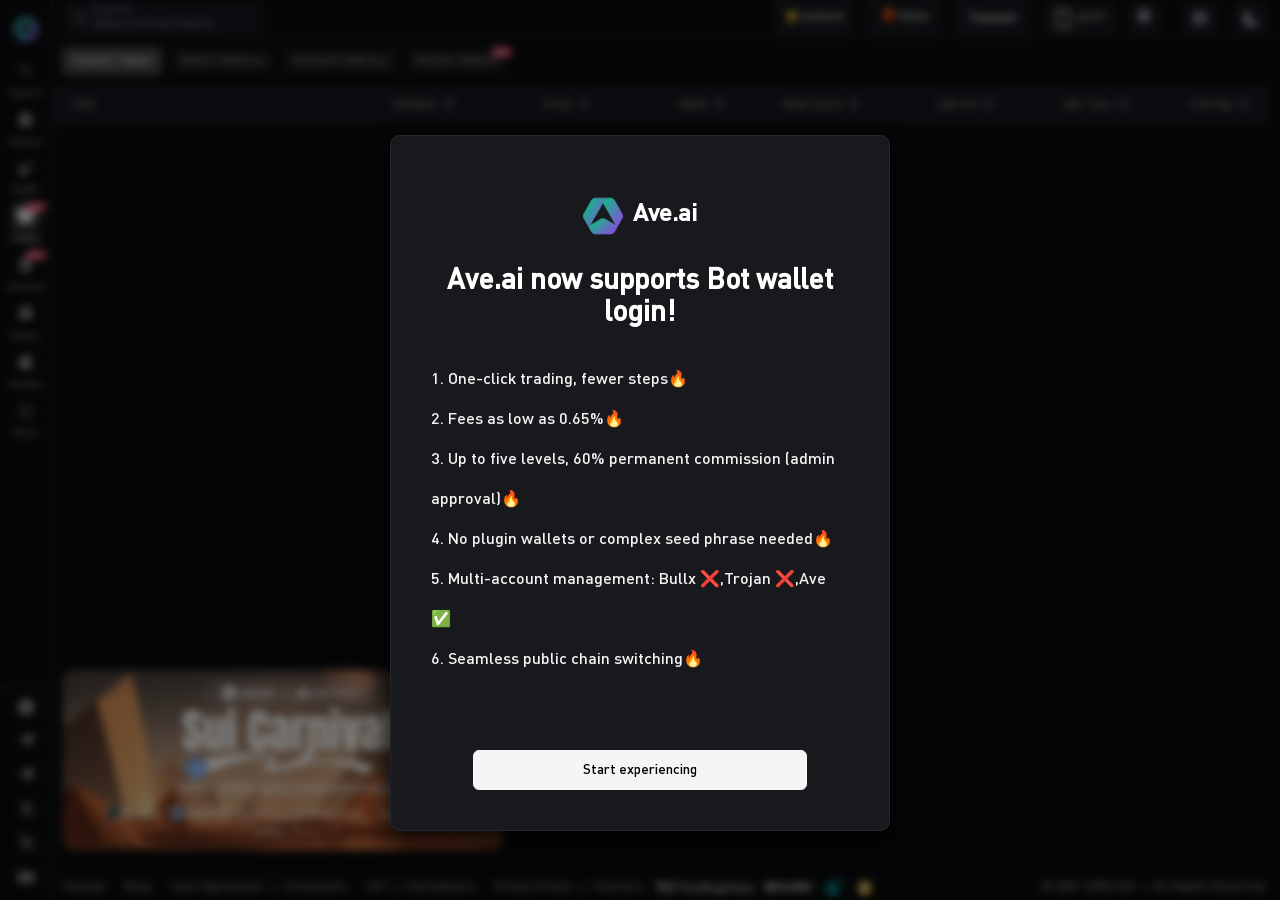
<file: fav/index.html>
<!DOCTYPE html><html lang=""><head><meta charset="utf-8"><meta http-equiv="X-UA-Compatible" content="IE=edge"><meta name="viewport" content="width=device-width,initial-scale=1"><title>Favorites | Ave.ai</title><meta name="title" content="Ave.ai"><meta name="description" content="Ave.ai is the most comprehensive on-chain crypto trading platform, integrating 130+ blockchains and 300+ DEXs for secure, professional, and fast trading. It empowers 7M+ users with advanced token analysis and seamless execution across its App, PC platform, and trading bots."><meta property="og:type" content="website"><meta property="og:url" content="https://ave.ai"><meta property="og:title" content="Ave.ai - The Ultimate Web3 Trading Platform"><meta property="og:description" content="Real-Time Blockchain Data, Price Alerts, Smart Money, KOL, Sniping, Copy-Trading and more."><meta property="og:image" content="https://ave.s3.ap-east-1.amazonaws.com/logo/tg-share.png"><meta property="og:image:width" content="1200"><meta property="og:image:height" content="600"><meta property="twitter:card" content="summary_large_image"><meta property="twitter:url" content="https://ave.ai"><meta property="twitter:title" content="Ave.ai - The Ultimate Web3 Trading Platform"><meta property="twitter:description" content="Real-Time Blockchain Data, Price Alerts, Smart Money, KOL, Sniping, Copy-Trading and more."><meta property="twitter:image" content="https://ave.s3.ap-east-1.amazonaws.com/logo/tg-share.png"><meta property="fb:app_id" content="1024585522541030"><!--[if IE]><link rel="icon" href="/favicon.ico" /><![endif]--><link rel="shortcut icon" href="/favicon.ico"><script async src="https://www.googletagmanager.com/gtag/js?id=G-LFKW8KRD0V"></script><script src="/vemachine.js"></script><script>// let supportsDomain = ['ave-m-test-5.github.io']
      // console.log('----top-------',window.top)
      // console.log('----self------',window.self)
      // if (self === top ) {
      //   var antiClickjack = document.getElementById('antiClickjack')
      //   antiClickjack.parentNode.removeChild(antiClickjack)
      // } else {
      //   top.location = self.location
      // }
      function redirect() {
        // let domains = ['avedex.cc', 'ave.ai', 'opencw.online', 'opencc.club']
        // let isDomain = domains.some(i => location.hostname.includes(i))
        let isMobile = /mobile|phone|pad|pod|iPhone|iPod|ios|iPad|Android|Mobile|BlackBerry|IEMobile|MQQBrowser|JUC|Fennec|wOSBrowser|BrowserNG|WebOS|Symbian|Windows Phone/i.test(navigator.userAgent)
        let isUnRedirectDomains = /(opencc\.club)|(aveaidata\.com)/i.test(location.hostname)
        if (isMobile && location.protocol.includes('http') && !location.host.includes('test') && !isUnRedirectDomains) {
            if(location.pathname == '/rank'){
              location.replace('https://airdrop.ave.ai')
            } else if(location.pathname == '/meme'){
              location.replace('https://meme_team.ave.ai')
            } else {
              location.replace(location.protocol + '//m.' + location.host + location.pathname + location.search)
            }
        }
      }
      redirect()
      function addScriptJs() {
        let d = (JSON.parse(localStorage.ave_globalConfig || '{}').token_logo_url || 'https://www.iconaves.com/')
        let script = document.createElement('script')
        script.type = 'text/javascript'
        script.src = d + `charting_library/charting_library.standalone.js`
        document.getElementsByTagName('head')[0].appendChild(script)
      }
      addScriptJs()</script><link href="/static/css/ApiKey-f71cff67.f6a6a6fc.css" rel="prefetch"><link href="/static/css/Balance-31ecd969.8574e0fb.css" rel="prefetch"><link href="/static/css/Chart-31ecd969.9b517720.css" rel="prefetch"><link href="/static/css/Check-31ecd969.ca6d38ed.css" rel="prefetch"><link href="/static/css/Download-31ecd969.d655e972.css" rel="prefetch"><link href="/static/css/Fav-31ecd969.df175f1f.css" rel="prefetch"><link href="/static/css/Index-f71cff67.aff0faec.css" rel="prefetch"><link href="/static/css/Kline-f71cff67.3279a325.css" rel="prefetch"><link href="/static/css/MEME-f71cff67.169c495d.css" rel="prefetch"><link href="/static/css/OfficialVerification-f71cff67.b5f4f597.css" rel="prefetch"><link href="/static/css/Pump-f71cff67.d8f0c619.css" rel="prefetch"><link href="/static/css/Rank-f71cff67.cad4feda.css" rel="prefetch"><link href="/static/css/Referral-f71cff67.62ad5eef.css" rel="prefetch"><link href="/static/css/Smart-f71cff67.862e5455.css" rel="prefetch"><link href="/static/css/Token-253ae210.98a811a6.css" rel="prefetch"><link href="/static/css/Token-6a2c624d.b405134b.css" rel="prefetch"><link href="/static/css/Token-ca272850.81a2eaed.css" rel="prefetch"><link href="/static/css/Token-f71cff67.83a2db01.css" rel="prefetch"><link href="/static/css/chunk-313e67f0.9e0c891a.css" rel="prefetch"><link href="/static/css/default-Chart-Kline-Token-fae381cd.59e1fb63.css" rel="prefetch"><link href="/static/css/default-Index-Pump-Smart-Token-1f80e606.f6d1f37b.css" rel="prefetch"><link href="/static/js/ApiKey-f71cff67.9b27ba5e.js" rel="prefetch"><link href="/static/js/Balance-31ecd969.54d07d09.js" rel="prefetch"><link href="/static/js/Chart-31ecd969.bcd09a35.js" rel="prefetch"><link href="/static/js/Check-31ecd969.a8b0270d.js" rel="prefetch"><link href="/static/js/Download-31ecd969.1af049be.js" rel="prefetch"><link href="/static/js/Fav-31ecd969.8c2e20a4.js" rel="prefetch"><link href="/static/js/Index-f71cff67.40a2c80a.js" rel="prefetch"><link href="/static/js/Kline-f71cff67.85101a86.js" rel="prefetch"><link href="/static/js/Lost-2a317ca3.6b4f5b5e.js" rel="prefetch"><link href="/static/js/MEME-f71cff67.b7353535.js" rel="prefetch"><link href="/static/js/OfficialVerification-f71cff67.12b675d7.js" rel="prefetch"><link href="/static/js/Pump-f71cff67.c8ce07bb.js" rel="prefetch"><link href="/static/js/Rank-f71cff67.64579833.js" rel="prefetch"><link href="/static/js/Referral-f71cff67.8b9e1c61.js" rel="prefetch"><link href="/static/js/Smart-f71cff67.42c77448.js" rel="prefetch"><link href="/static/js/Token-253ae210.d4e53d0c.js" rel="prefetch"><link href="/static/js/Token-6a2c624d.1f3fbaf9.js" rel="prefetch"><link href="/static/js/Token-ca272850.ac34aadf.js" rel="prefetch"><link href="/static/js/Token-f71cff67.dd8d7a97.js" rel="prefetch"><link href="/static/js/chunk-2d0cc9a7.c0bc3913.js" rel="prefetch"><link href="/static/js/chunk-313e67f0.89bc48fd.js" rel="prefetch"><link href="/static/js/chunk-6cbceefd.85ee61a6.js" rel="prefetch"><link href="/static/js/chunk-74b7f1fb.74ce1070.js" rel="prefetch"><link href="/static/js/chunk-9b2b69e2.b11461de.js" rel="prefetch"><link href="/static/js/chunk-edfaba38.89b61117.js" rel="prefetch"><link href="/static/js/default-Chart-Index-b811f808.7ee80feb.js" rel="prefetch"><link href="/static/js/default-Chart-Kline-Token-fae381cd.e6888c4f.js" rel="prefetch"><link href="/static/js/default-Fav-Index-Smart-496b6970.b0edd041.js" rel="prefetch"><link href="/static/js/default-Fav-MEME-Smart-31ecd969.2071f14b.js" rel="prefetch"><link href="/static/js/default-Fav-Smart-1dd7a80e.f1f69756.js" rel="prefetch"><link href="/static/js/default-Index-Pump-Smart-Token-1f80e606.a0faf490.js" rel="prefetch"><link href="/static/js/vendors-Index-Pump-Smart-Token-25cb2edc.31797273.js" rel="prefetch"><link href="/static/css/app-06837ae4.83f17b7a.css" rel="preload" as="style"><link href="/static/css/app-3d9b8e9e.7c442208.css" rel="preload" as="style"><link href="/static/css/app-cfbf0a2e.84827f6a.css" rel="preload" as="style"><link href="/static/css/app-ec8c427e.36410397.css" rel="preload" as="style"><link href="/static/css/app-f71cff67.c7cbe7be.css" rel="preload" as="style"><link href="/static/js/app-06837ae4.388bcd48.js" rel="preload" as="script"><link href="/static/js/app-0b7a60cc.bbd5a102.js" rel="preload" as="script"><link href="/static/js/app-167fad9f.987aedea.js" rel="preload" as="script"><link href="/static/js/app-16d3814e.a69a63ac.js" rel="preload" as="script"><link href="/static/js/app-1c3a2c3f.13efee43.js" rel="preload" as="script"><link href="/static/js/app-1f20a385.86fd9fc6.js" rel="preload" as="script"><link href="/static/js/app-203e0718.4dd9b310.js" rel="preload" as="script"><link href="/static/js/app-2a42e354.86c8ec21.js" rel="preload" as="script"><link href="/static/js/app-33c8e8fb.51b4e53e.js" rel="preload" as="script"><link href="/static/js/app-33e35537.6e52009a.js" rel="preload" as="script"><link href="/static/js/app-3d9b8e9e.aeff93b7.js" rel="preload" as="script"><link href="/static/js/app-4939e289.46a368bb.js" rel="preload" as="script"><link href="/static/js/app-5866a18b.185aba30.js" rel="preload" as="script"><link href="/static/js/app-60b88c48.baa1f2b9.js" rel="preload" as="script"><link href="/static/js/app-6484b8ce.3e8ced4d.js" rel="preload" as="script"><link href="/static/js/app-72f93981.a99af60a.js" rel="preload" as="script"><link href="/static/js/app-748942c6.d02a2d73.js" rel="preload" as="script"><link href="/static/js/app-84f69768.570b5833.js" rel="preload" as="script"><link href="/static/js/app-9187ef67.09d52418.js" rel="preload" as="script"><link href="/static/js/app-9af05477.d6e84521.js" rel="preload" as="script"><link href="/static/js/app-9ff03e93.23e13747.js" rel="preload" as="script"><link href="/static/js/app-a97bfcba.f9651965.js" rel="preload" as="script"><link href="/static/js/app-aeb57120.7589cca9.js" rel="preload" as="script"><link href="/static/js/app-b5906859.4a71c738.js" rel="preload" as="script"><link href="/static/js/app-cfbf0a2e.a9817bb3.js" rel="preload" as="script"><link href="/static/js/app-db300d2f.0b96005f.js" rel="preload" as="script"><link href="/static/js/app-ec8c427e.ebf14cf0.js" rel="preload" as="script"><link href="/static/js/app-f71cff67.5c8a6f4e.js" rel="preload" as="script"><link href="/static/js/app-f9ca8911.000011ae.js" rel="preload" as="script"><link href="/static/js/app-fa9d841c.214b9db4.js" rel="preload" as="script"><link href="/static/js/runtime.882e32d2.js" rel="preload" as="script"><link href="/static/css/app-ec8c427e.36410397.css" rel="stylesheet"><link href="/static/css/app-cfbf0a2e.84827f6a.css" rel="stylesheet"><link href="/static/css/app-06837ae4.83f17b7a.css" rel="stylesheet"><link href="/static/css/app-f71cff67.c7cbe7be.css" rel="stylesheet"><link href="/static/css/app-3d9b8e9e.7c442208.css" rel="stylesheet"><link rel="icon" type="image/png" sizes="32x32" href="/img/icons/favicon-32x32.png"><link rel="icon" type="image/png" sizes="16x16" href="/img/icons/favicon-16x16.png"><link rel="manifest" href="/manifest.json"><meta name="theme-color" content="#131722"><meta name="apple-mobile-web-app-capable" content="yes"><meta name="apple-mobile-web-app-status-bar-style" content="default"><meta name="apple-mobile-web-app-title" content="Ave"><link rel="apple-touch-icon" href="/img/icons/apple-touch-icon-152x152.png"><link rel="mask-icon" href="/img/icons/safari-pinned-tab.svg" color="#131722"><meta name="msapplication-TileImage" content="/img/icons/msapplication-icon-144x144.png"><meta name="msapplication-TileColor" content="#000000"></head><body><noscript><strong>We're sorry but avedex doesn't work properly without JavaScript enabled. Please enable it to continue.</strong></noscript><div id="app"></div><script>window.dataLayer = window.dataLayer || [];
      function gtag(){dataLayer.push(arguments);}
      gtag('js', new Date());

      gtag('config', 'G-LFKW8KRD0V');
      // //添加红包雨
      // ;(function () {
      //   var script = document.createElement('script')
      //   script.onload = function () {
      //     MapleRedPacketSDK.initMapleRedPacket({
      //       platform: "ave"
      //     }).renderToBody()
      //   }
      //   script.defer = true
      //   script.src = 'https://unpkg.com/@maple-tech/red-packet-sdk/dist/index.iife.js'
      //   document.body.appendChild(script)
      // })()</script><script src="/static/js/runtime.882e32d2.js"></script><script src="/static/js/app-748942c6.d02a2d73.js"></script><script src="/static/js/app-60b88c48.baa1f2b9.js"></script><script src="/static/js/app-fa9d841c.214b9db4.js"></script><script src="/static/js/app-9af05477.d6e84521.js"></script><script src="/static/js/app-84f69768.570b5833.js"></script><script src="/static/js/app-9ff03e93.23e13747.js"></script><script src="/static/js/app-167fad9f.987aedea.js"></script><script src="/static/js/app-2a42e354.86c8ec21.js"></script><script src="/static/js/app-b5906859.4a71c738.js"></script><script src="/static/js/app-72f93981.a99af60a.js"></script><script src="/static/js/app-33c8e8fb.51b4e53e.js"></script><script src="/static/js/app-db300d2f.0b96005f.js"></script><script src="/static/js/app-9187ef67.09d52418.js"></script><script src="/static/js/app-4939e289.46a368bb.js"></script><script src="/static/js/app-16d3814e.a69a63ac.js"></script><script src="/static/js/app-aeb57120.7589cca9.js"></script><script src="/static/js/app-6484b8ce.3e8ced4d.js"></script><script src="/static/js/app-0b7a60cc.bbd5a102.js"></script><script src="/static/js/app-203e0718.4dd9b310.js"></script><script src="/static/js/app-1f20a385.86fd9fc6.js"></script><script src="/static/js/app-5866a18b.185aba30.js"></script><script src="/static/js/app-f9ca8911.000011ae.js"></script><script src="/static/js/app-ec8c427e.ebf14cf0.js"></script><script src="/static/js/app-1c3a2c3f.13efee43.js"></script><script src="/static/js/app-cfbf0a2e.a9817bb3.js"></script><script src="/static/js/app-33e35537.6e52009a.js"></script><script src="/static/js/app-06837ae4.388bcd48.js"></script><script src="/static/js/app-f71cff67.5c8a6f4e.js"></script><script src="/static/js/app-a97bfcba.f9651965.js"></script><script src="/static/js/app-3d9b8e9e.aeff93b7.js"></script></body></html>
</file>
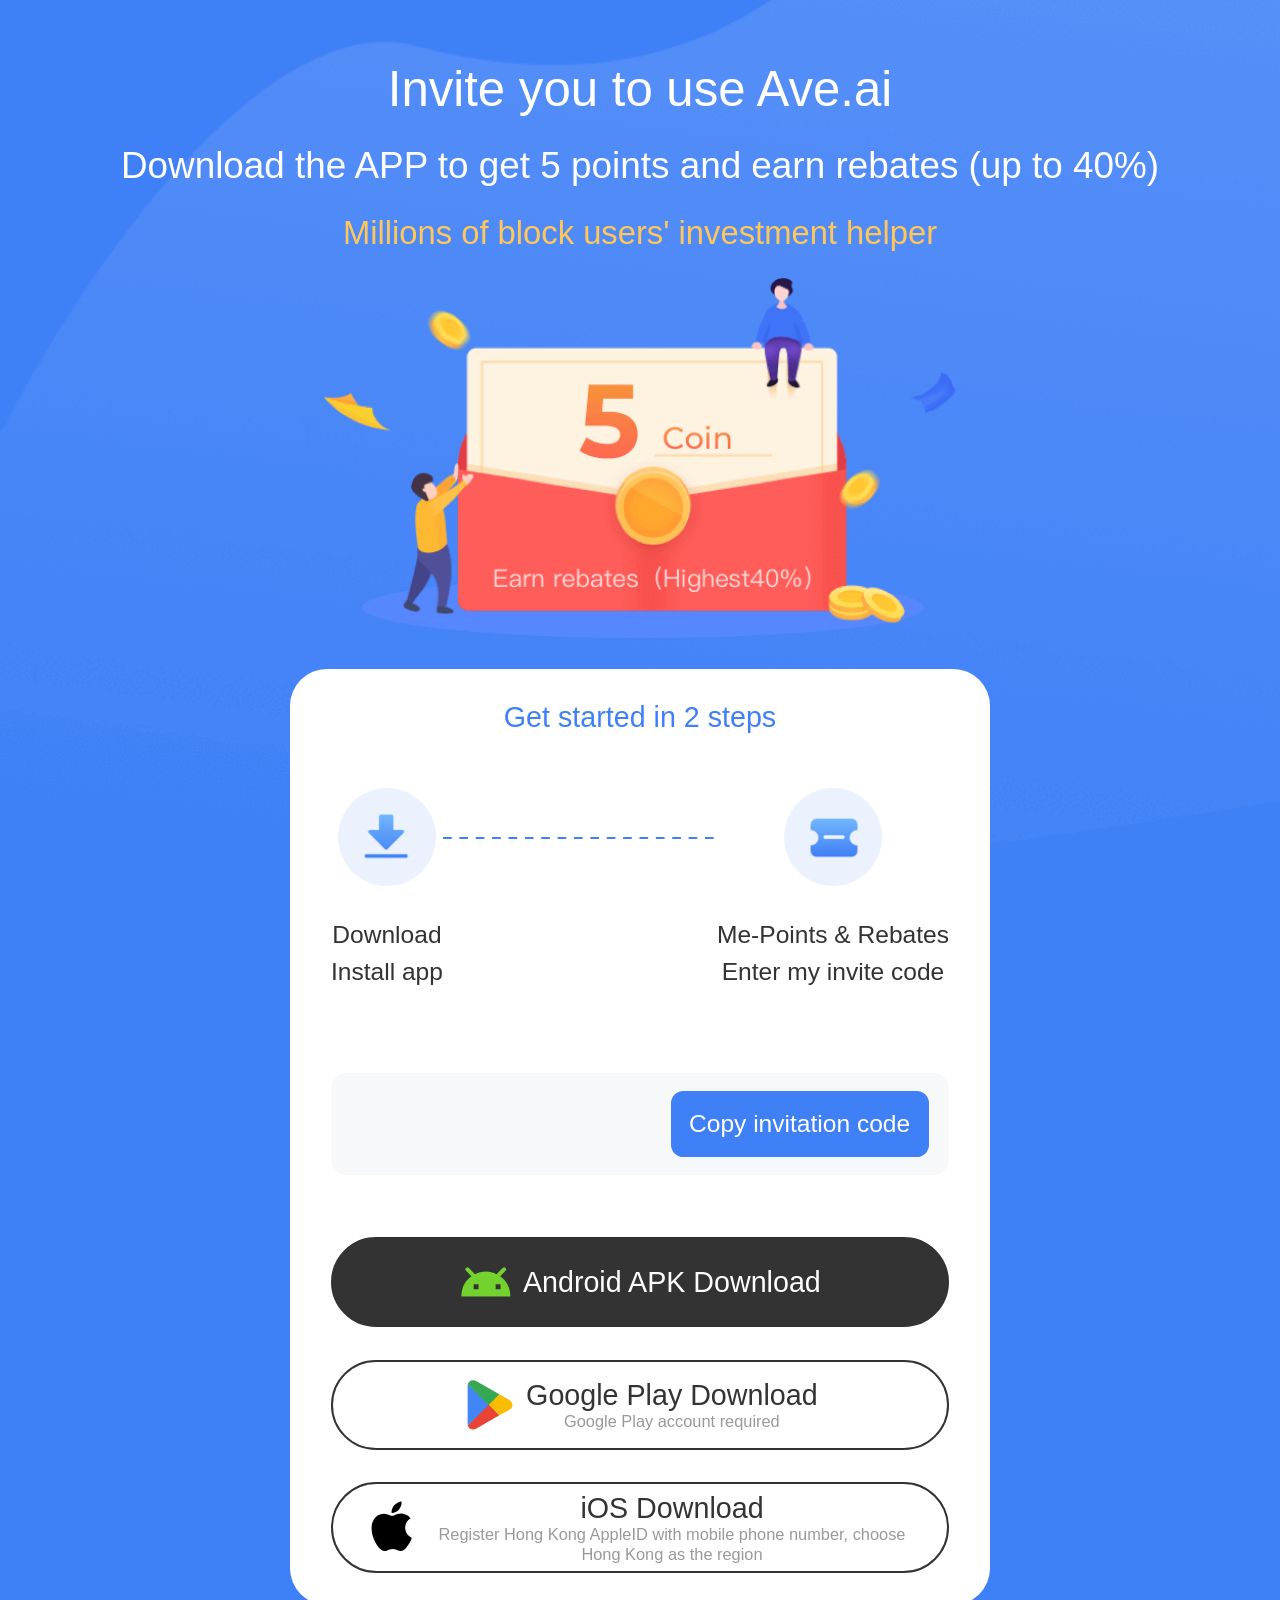
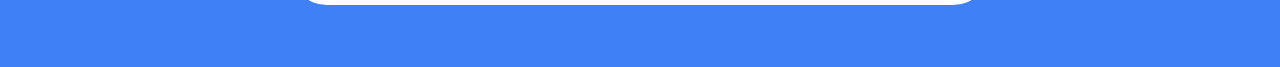
<file: link/index.html>
<!DOCTYPE html>
<html lang="en">
  <head>
    <meta charset="UTF-8" />
    <meta name="viewport" content="width=device-width, initial-scale=1.0, maximum-scale=1.0, minimum-scale=1.0, user-scalable=no" viewport-fit=cover />
    <link rel="icon" href="/favicon.ico" />
    <title>Ave.ai</title>
    <script async src="https://www.googletagmanager.com/gtag/js?id=G-LFKW8KRD0V"></script>
    <script type="module" crossorigin src="/assets/nested.cc8485cd.js"></script>
    <link rel="modulepreload" crossorigin href="/assets/vue-vendor.35e46c5c.js">
    <link rel="modulepreload" crossorigin href="/assets/vendor.98e38a8a.js">
    <link rel="modulepreload" crossorigin href="/assets/vant-vendor.4ef3227d.js">
    <link rel="modulepreload" crossorigin href="/assets/index.6fadf46c.js">
    <link rel="modulepreload" crossorigin href="/assets/_plugin-vue_export-helper.cdc0426e.js">
    <link rel="stylesheet" href="/assets/index.a86b4aa0.css">
    <link rel="stylesheet" href="/assets/vant-vendor.e885b03b.css">
    <link rel="stylesheet" href="/assets/index.84b27f82.css">
    <script type="module">try{import.meta.url;import("_").catch(()=>1);}catch(e){}window.__vite_is_modern_browser=true;</script>
    <script type="module">!function(){if(window.__vite_is_modern_browser)return;console.warn("vite: loading legacy build because dynamic import or import.meta.url is unsupported, syntax error above should be ignored");var e=document.getElementById("vite-legacy-polyfill"),n=document.createElement("script");n.src=e.src,n.onload=function(){System.import(document.getElementById('vite-legacy-entry').getAttribute('data-src'))},document.body.appendChild(n)}();</script>
  </head>
  <body>
    <div id="app"></div>
    

    <script>
      window.dataLayer = window.dataLayer || [];
      function gtag(){dataLayer.push(arguments);}
      gtag('js', new Date());

      gtag('config', 'G-LFKW8KRD0V');
    </script>
    <script nomodule>!function(){var e=document,t=e.createElement("script");if(!("noModule"in t)&&"onbeforeload"in t){var n=!1;e.addEventListener("beforeload",(function(e){if(e.target===t)n=!0;else if(!e.target.hasAttribute("nomodule")||!n)return;e.preventDefault()}),!0),t.type="module",t.src=".",e.head.appendChild(t),t.remove()}}();</script>
    <script nomodule crossorigin id="vite-legacy-polyfill" src="/assets/polyfills-legacy.694d8bc3.js"></script>
    <script nomodule crossorigin id="vite-legacy-entry" data-src="/assets/nested-legacy.ac1df27c.js">System.import(document.getElementById('vite-legacy-entry').getAttribute('data-src'))</script>
  </body>
</html>
</file>
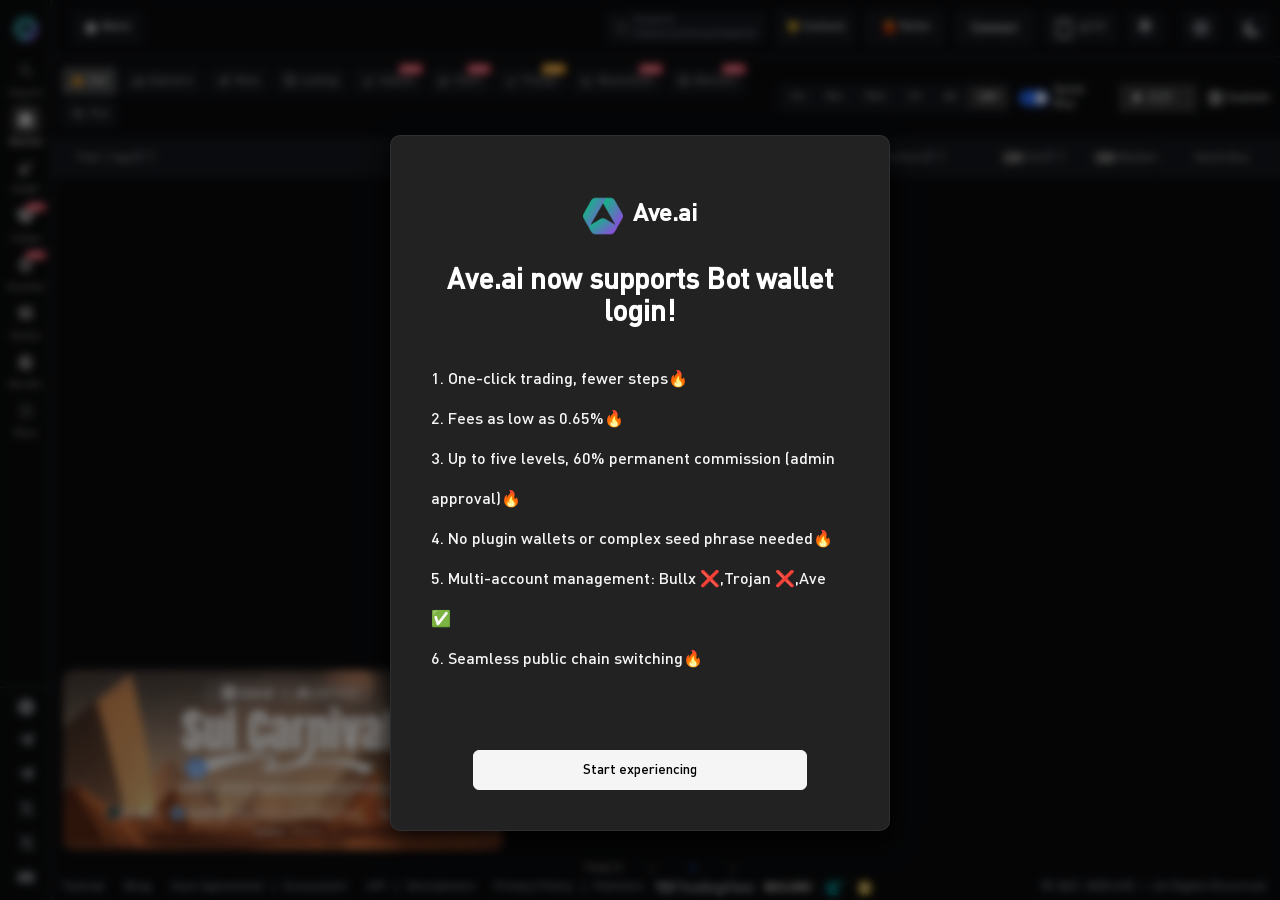
<file: official-verification/index.html>
<!DOCTYPE html><html lang=""><head><meta charset="utf-8"><meta http-equiv="X-UA-Compatible" content="IE=edge"><meta name="viewport" content="width=device-width,initial-scale=1"><title>Official Verification | Ave.ai</title><meta name="title" content="Ave.ai"><meta name="description" content="Ave.ai is the most comprehensive on-chain crypto trading platform, integrating 130+ blockchains and 300+ DEXs for secure, professional, and fast trading. It empowers 7M+ users with advanced token analysis and seamless execution across its App, PC platform, and trading bots."><meta property="og:type" content="website"><meta property="og:url" content="https://ave.ai"><meta property="og:title" content="Ave.ai - The Ultimate Web3 Trading Platform"><meta property="og:description" content="Real-Time Blockchain Data, Price Alerts, Smart Money, KOL, Sniping, Copy-Trading and more."><meta property="og:image" content="https://ave.s3.ap-east-1.amazonaws.com/logo/tg-share.png"><meta property="og:image:width" content="1200"><meta property="og:image:height" content="600"><meta property="twitter:card" content="summary_large_image"><meta property="twitter:url" content="https://ave.ai"><meta property="twitter:title" content="Ave.ai - The Ultimate Web3 Trading Platform"><meta property="twitter:description" content="Real-Time Blockchain Data, Price Alerts, Smart Money, KOL, Sniping, Copy-Trading and more."><meta property="twitter:image" content="https://ave.s3.ap-east-1.amazonaws.com/logo/tg-share.png"><meta property="fb:app_id" content="1024585522541030"><!--[if IE]><link rel="icon" href="/favicon.ico" /><![endif]--><link rel="shortcut icon" href="/favicon.ico"><script async src="https://www.googletagmanager.com/gtag/js?id=G-LFKW8KRD0V"></script><script src="/vemachine.js"></script><script>// let supportsDomain = ['ave-m-test-5.github.io']
      // console.log('----top-------',window.top)
      // console.log('----self------',window.self)
      // if (self === top ) {
      //   var antiClickjack = document.getElementById('antiClickjack')
      //   antiClickjack.parentNode.removeChild(antiClickjack)
      // } else {
      //   top.location = self.location
      // }
      function redirect() {
        // let domains = ['avedex.cc', 'ave.ai', 'opencw.online', 'opencc.club']
        // let isDomain = domains.some(i => location.hostname.includes(i))
        let isMobile = /mobile|phone|pad|pod|iPhone|iPod|ios|iPad|Android|Mobile|BlackBerry|IEMobile|MQQBrowser|JUC|Fennec|wOSBrowser|BrowserNG|WebOS|Symbian|Windows Phone/i.test(navigator.userAgent)
        let isUnRedirectDomains = /(opencc\.club)|(aveaidata\.com)/i.test(location.hostname)
        if (isMobile && location.protocol.includes('http') && !location.host.includes('test') && !isUnRedirectDomains) {
            if(location.pathname == '/rank'){
              location.replace('https://airdrop.ave.ai')
            } else if(location.pathname == '/meme'){
              location.replace('https://meme_team.ave.ai')
            } else {
              location.replace(location.protocol + '//m.' + location.host + location.pathname + location.search)
            }
        }
      }
      redirect()
      function addScriptJs() {
        let d = (JSON.parse(localStorage.ave_globalConfig || '{}').token_logo_url || 'https://www.iconaves.com/')
        let script = document.createElement('script')
        script.type = 'text/javascript'
        script.src = d + `charting_library/charting_library.standalone.js`
        document.getElementsByTagName('head')[0].appendChild(script)
      }
      addScriptJs()</script><link href="/static/css/ApiKey-f71cff67.f6a6a6fc.css" rel="prefetch"><link href="/static/css/Balance-31ecd969.8574e0fb.css" rel="prefetch"><link href="/static/css/Chart-31ecd969.9b517720.css" rel="prefetch"><link href="/static/css/Check-31ecd969.ca6d38ed.css" rel="prefetch"><link href="/static/css/Download-31ecd969.d655e972.css" rel="prefetch"><link href="/static/css/Fav-31ecd969.df175f1f.css" rel="prefetch"><link href="/static/css/Index-f71cff67.aff0faec.css" rel="prefetch"><link href="/static/css/Kline-f71cff67.3279a325.css" rel="prefetch"><link href="/static/css/MEME-f71cff67.169c495d.css" rel="prefetch"><link href="/static/css/OfficialVerification-f71cff67.b5f4f597.css" rel="prefetch"><link href="/static/css/Pump-f71cff67.d8f0c619.css" rel="prefetch"><link href="/static/css/Rank-f71cff67.cad4feda.css" rel="prefetch"><link href="/static/css/Referral-f71cff67.62ad5eef.css" rel="prefetch"><link href="/static/css/Smart-f71cff67.862e5455.css" rel="prefetch"><link href="/static/css/Token-253ae210.98a811a6.css" rel="prefetch"><link href="/static/css/Token-6a2c624d.b405134b.css" rel="prefetch"><link href="/static/css/Token-ca272850.81a2eaed.css" rel="prefetch"><link href="/static/css/Token-f71cff67.83a2db01.css" rel="prefetch"><link href="/static/css/chunk-313e67f0.9e0c891a.css" rel="prefetch"><link href="/static/css/default-Chart-Kline-Token-fae381cd.59e1fb63.css" rel="prefetch"><link href="/static/css/default-Index-Pump-Smart-Token-1f80e606.f6d1f37b.css" rel="prefetch"><link href="/static/js/ApiKey-f71cff67.9b27ba5e.js" rel="prefetch"><link href="/static/js/Balance-31ecd969.54d07d09.js" rel="prefetch"><link href="/static/js/Chart-31ecd969.bcd09a35.js" rel="prefetch"><link href="/static/js/Check-31ecd969.a8b0270d.js" rel="prefetch"><link href="/static/js/Download-31ecd969.1af049be.js" rel="prefetch"><link href="/static/js/Fav-31ecd969.8c2e20a4.js" rel="prefetch"><link href="/static/js/Index-f71cff67.40a2c80a.js" rel="prefetch"><link href="/static/js/Kline-f71cff67.85101a86.js" rel="prefetch"><link href="/static/js/Lost-2a317ca3.6b4f5b5e.js" rel="prefetch"><link href="/static/js/MEME-f71cff67.b7353535.js" rel="prefetch"><link href="/static/js/OfficialVerification-f71cff67.12b675d7.js" rel="prefetch"><link href="/static/js/Pump-f71cff67.c8ce07bb.js" rel="prefetch"><link href="/static/js/Rank-f71cff67.64579833.js" rel="prefetch"><link href="/static/js/Referral-f71cff67.8b9e1c61.js" rel="prefetch"><link href="/static/js/Smart-f71cff67.42c77448.js" rel="prefetch"><link href="/static/js/Token-253ae210.d4e53d0c.js" rel="prefetch"><link href="/static/js/Token-6a2c624d.1f3fbaf9.js" rel="prefetch"><link href="/static/js/Token-ca272850.ac34aadf.js" rel="prefetch"><link href="/static/js/Token-f71cff67.dd8d7a97.js" rel="prefetch"><link href="/static/js/chunk-2d0cc9a7.c0bc3913.js" rel="prefetch"><link href="/static/js/chunk-313e67f0.89bc48fd.js" rel="prefetch"><link href="/static/js/chunk-6cbceefd.85ee61a6.js" rel="prefetch"><link href="/static/js/chunk-74b7f1fb.74ce1070.js" rel="prefetch"><link href="/static/js/chunk-9b2b69e2.b11461de.js" rel="prefetch"><link href="/static/js/chunk-edfaba38.89b61117.js" rel="prefetch"><link href="/static/js/default-Chart-Index-b811f808.7ee80feb.js" rel="prefetch"><link href="/static/js/default-Chart-Kline-Token-fae381cd.e6888c4f.js" rel="prefetch"><link href="/static/js/default-Fav-Index-Smart-496b6970.b0edd041.js" rel="prefetch"><link href="/static/js/default-Fav-MEME-Smart-31ecd969.2071f14b.js" rel="prefetch"><link href="/static/js/default-Fav-Smart-1dd7a80e.f1f69756.js" rel="prefetch"><link href="/static/js/default-Index-Pump-Smart-Token-1f80e606.a0faf490.js" rel="prefetch"><link href="/static/js/vendors-Index-Pump-Smart-Token-25cb2edc.31797273.js" rel="prefetch"><link href="/static/css/app-06837ae4.83f17b7a.css" rel="preload" as="style"><link href="/static/css/app-3d9b8e9e.7c442208.css" rel="preload" as="style"><link href="/static/css/app-cfbf0a2e.84827f6a.css" rel="preload" as="style"><link href="/static/css/app-ec8c427e.36410397.css" rel="preload" as="style"><link href="/static/css/app-f71cff67.c7cbe7be.css" rel="preload" as="style"><link href="/static/js/app-06837ae4.388bcd48.js" rel="preload" as="script"><link href="/static/js/app-0b7a60cc.bbd5a102.js" rel="preload" as="script"><link href="/static/js/app-167fad9f.987aedea.js" rel="preload" as="script"><link href="/static/js/app-16d3814e.a69a63ac.js" rel="preload" as="script"><link href="/static/js/app-1c3a2c3f.13efee43.js" rel="preload" as="script"><link href="/static/js/app-1f20a385.86fd9fc6.js" rel="preload" as="script"><link href="/static/js/app-203e0718.4dd9b310.js" rel="preload" as="script"><link href="/static/js/app-2a42e354.86c8ec21.js" rel="preload" as="script"><link href="/static/js/app-33c8e8fb.51b4e53e.js" rel="preload" as="script"><link href="/static/js/app-33e35537.6e52009a.js" rel="preload" as="script"><link href="/static/js/app-3d9b8e9e.aeff93b7.js" rel="preload" as="script"><link href="/static/js/app-4939e289.46a368bb.js" rel="preload" as="script"><link href="/static/js/app-5866a18b.185aba30.js" rel="preload" as="script"><link href="/static/js/app-60b88c48.baa1f2b9.js" rel="preload" as="script"><link href="/static/js/app-6484b8ce.3e8ced4d.js" rel="preload" as="script"><link href="/static/js/app-72f93981.a99af60a.js" rel="preload" as="script"><link href="/static/js/app-748942c6.d02a2d73.js" rel="preload" as="script"><link href="/static/js/app-84f69768.570b5833.js" rel="preload" as="script"><link href="/static/js/app-9187ef67.09d52418.js" rel="preload" as="script"><link href="/static/js/app-9af05477.d6e84521.js" rel="preload" as="script"><link href="/static/js/app-9ff03e93.23e13747.js" rel="preload" as="script"><link href="/static/js/app-a97bfcba.f9651965.js" rel="preload" as="script"><link href="/static/js/app-aeb57120.7589cca9.js" rel="preload" as="script"><link href="/static/js/app-b5906859.4a71c738.js" rel="preload" as="script"><link href="/static/js/app-cfbf0a2e.a9817bb3.js" rel="preload" as="script"><link href="/static/js/app-db300d2f.0b96005f.js" rel="preload" as="script"><link href="/static/js/app-ec8c427e.ebf14cf0.js" rel="preload" as="script"><link href="/static/js/app-f71cff67.5c8a6f4e.js" rel="preload" as="script"><link href="/static/js/app-f9ca8911.000011ae.js" rel="preload" as="script"><link href="/static/js/app-fa9d841c.214b9db4.js" rel="preload" as="script"><link href="/static/js/runtime.882e32d2.js" rel="preload" as="script"><link href="/static/css/app-ec8c427e.36410397.css" rel="stylesheet"><link href="/static/css/app-cfbf0a2e.84827f6a.css" rel="stylesheet"><link href="/static/css/app-06837ae4.83f17b7a.css" rel="stylesheet"><link href="/static/css/app-f71cff67.c7cbe7be.css" rel="stylesheet"><link href="/static/css/app-3d9b8e9e.7c442208.css" rel="stylesheet"><link rel="icon" type="image/png" sizes="32x32" href="/img/icons/favicon-32x32.png"><link rel="icon" type="image/png" sizes="16x16" href="/img/icons/favicon-16x16.png"><link rel="manifest" href="/manifest.json"><meta name="theme-color" content="#131722"><meta name="apple-mobile-web-app-capable" content="yes"><meta name="apple-mobile-web-app-status-bar-style" content="default"><meta name="apple-mobile-web-app-title" content="Ave"><link rel="apple-touch-icon" href="/img/icons/apple-touch-icon-152x152.png"><link rel="mask-icon" href="/img/icons/safari-pinned-tab.svg" color="#131722"><meta name="msapplication-TileImage" content="/img/icons/msapplication-icon-144x144.png"><meta name="msapplication-TileColor" content="#000000"></head><body><noscript><strong>We're sorry but avedex doesn't work properly without JavaScript enabled. Please enable it to continue.</strong></noscript><div id="app"></div><script>window.dataLayer = window.dataLayer || [];
      function gtag(){dataLayer.push(arguments);}
      gtag('js', new Date());

      gtag('config', 'G-LFKW8KRD0V');
      // //添加红包雨
      // ;(function () {
      //   var script = document.createElement('script')
      //   script.onload = function () {
      //     MapleRedPacketSDK.initMapleRedPacket({
      //       platform: "ave"
      //     }).renderToBody()
      //   }
      //   script.defer = true
      //   script.src = 'https://unpkg.com/@maple-tech/red-packet-sdk/dist/index.iife.js'
      //   document.body.appendChild(script)
      // })()</script><script src="/static/js/runtime.882e32d2.js"></script><script src="/static/js/app-748942c6.d02a2d73.js"></script><script src="/static/js/app-60b88c48.baa1f2b9.js"></script><script src="/static/js/app-fa9d841c.214b9db4.js"></script><script src="/static/js/app-9af05477.d6e84521.js"></script><script src="/static/js/app-84f69768.570b5833.js"></script><script src="/static/js/app-9ff03e93.23e13747.js"></script><script src="/static/js/app-167fad9f.987aedea.js"></script><script src="/static/js/app-2a42e354.86c8ec21.js"></script><script src="/static/js/app-b5906859.4a71c738.js"></script><script src="/static/js/app-72f93981.a99af60a.js"></script><script src="/static/js/app-33c8e8fb.51b4e53e.js"></script><script src="/static/js/app-db300d2f.0b96005f.js"></script><script src="/static/js/app-9187ef67.09d52418.js"></script><script src="/static/js/app-4939e289.46a368bb.js"></script><script src="/static/js/app-16d3814e.a69a63ac.js"></script><script src="/static/js/app-aeb57120.7589cca9.js"></script><script src="/static/js/app-6484b8ce.3e8ced4d.js"></script><script src="/static/js/app-0b7a60cc.bbd5a102.js"></script><script src="/static/js/app-203e0718.4dd9b310.js"></script><script src="/static/js/app-1f20a385.86fd9fc6.js"></script><script src="/static/js/app-5866a18b.185aba30.js"></script><script src="/static/js/app-f9ca8911.000011ae.js"></script><script src="/static/js/app-ec8c427e.ebf14cf0.js"></script><script src="/static/js/app-1c3a2c3f.13efee43.js"></script><script src="/static/js/app-cfbf0a2e.a9817bb3.js"></script><script src="/static/js/app-33e35537.6e52009a.js"></script><script src="/static/js/app-06837ae4.388bcd48.js"></script><script src="/static/js/app-f71cff67.5c8a6f4e.js"></script><script src="/static/js/app-a97bfcba.f9651965.js"></script><script src="/static/js/app-3d9b8e9e.aeff93b7.js"></script></body></html>
</file>
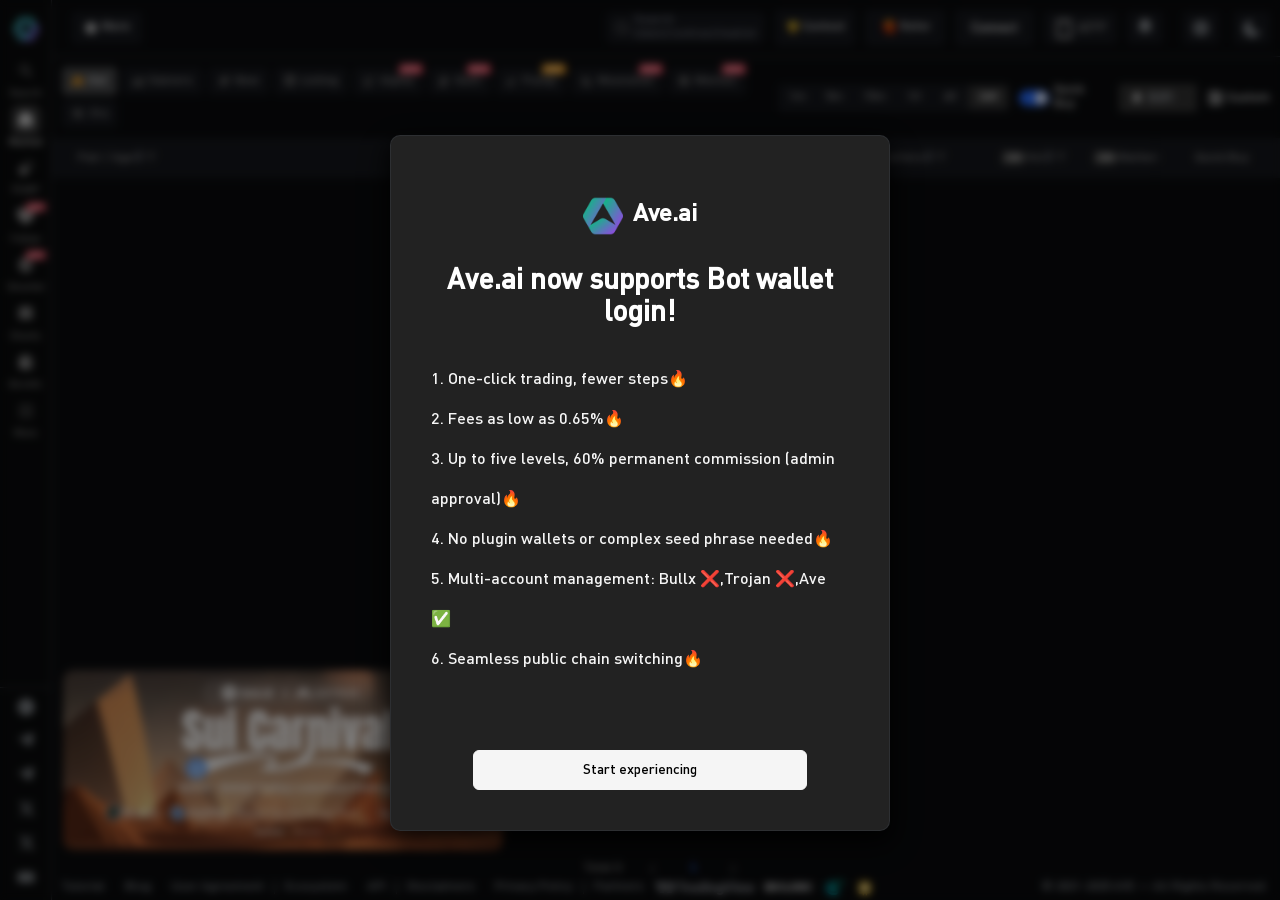
<file: smart/index.html>
<!DOCTYPE html><html lang=""><head><meta charset="utf-8"><meta http-equiv="X-UA-Compatible" content="IE=edge"><meta name="viewport" content="width=device-width,initial-scale=1"><title>Smart | Ave.ai</title><meta name="title" content="Ave.ai"><meta name="description" content="Ave.ai is the most comprehensive on-chain crypto trading platform, integrating 130+ blockchains and 300+ DEXs for secure, professional, and fast trading. It empowers 7M+ users with advanced token analysis and seamless execution across its App, PC platform, and trading bots."><meta property="og:type" content="website"><meta property="og:url" content="https://ave.ai"><meta property="og:title" content="Ave.ai - The Ultimate Web3 Trading Platform"><meta property="og:description" content="Real-Time Blockchain Data, Price Alerts, Smart Money, KOL, Sniping, Copy-Trading and more."><meta property="og:image" content="https://ave.s3.ap-east-1.amazonaws.com/logo/tg-share.png"><meta property="og:image:width" content="1200"><meta property="og:image:height" content="600"><meta property="twitter:card" content="summary_large_image"><meta property="twitter:url" content="https://ave.ai"><meta property="twitter:title" content="Ave.ai - The Ultimate Web3 Trading Platform"><meta property="twitter:description" content="Real-Time Blockchain Data, Price Alerts, Smart Money, KOL, Sniping, Copy-Trading and more."><meta property="twitter:image" content="https://ave.s3.ap-east-1.amazonaws.com/logo/tg-share.png"><meta property="fb:app_id" content="1024585522541030"><!--[if IE]><link rel="icon" href="/favicon.ico" /><![endif]--><link rel="shortcut icon" href="/favicon.ico"><script async src="https://www.googletagmanager.com/gtag/js?id=G-LFKW8KRD0V"></script><script src="/vemachine.js"></script><script>// let supportsDomain = ['ave-m-test-5.github.io']
      // console.log('----top-------',window.top)
      // console.log('----self------',window.self)
      // if (self === top ) {
      //   var antiClickjack = document.getElementById('antiClickjack')
      //   antiClickjack.parentNode.removeChild(antiClickjack)
      // } else {
      //   top.location = self.location
      // }
      function redirect() {
        // let domains = ['avedex.cc', 'ave.ai', 'opencw.online', 'opencc.club']
        // let isDomain = domains.some(i => location.hostname.includes(i))
        let isMobile = /mobile|phone|pad|pod|iPhone|iPod|ios|iPad|Android|Mobile|BlackBerry|IEMobile|MQQBrowser|JUC|Fennec|wOSBrowser|BrowserNG|WebOS|Symbian|Windows Phone/i.test(navigator.userAgent)
        let isUnRedirectDomains = /(opencc\.club)|(aveaidata\.com)/i.test(location.hostname)
        if (isMobile && location.protocol.includes('http') && !location.host.includes('test') && !isUnRedirectDomains) {
            if(location.pathname == '/rank'){
              location.replace('https://airdrop.ave.ai')
            } else if(location.pathname == '/meme'){
              location.replace('https://meme_team.ave.ai')
            } else {
              location.replace(location.protocol + '//m.' + location.host + location.pathname + location.search)
            }
        }
      }
      redirect()
      function addScriptJs() {
        let d = (JSON.parse(localStorage.ave_globalConfig || '{}').token_logo_url || 'https://www.iconaves.com/')
        let script = document.createElement('script')
        script.type = 'text/javascript'
        script.src = d + `charting_library/charting_library.standalone.js`
        document.getElementsByTagName('head')[0].appendChild(script)
      }
      addScriptJs()</script><link href="/static/css/ApiKey-f71cff67.f6a6a6fc.css" rel="prefetch"><link href="/static/css/Balance-31ecd969.8574e0fb.css" rel="prefetch"><link href="/static/css/Chart-31ecd969.9b517720.css" rel="prefetch"><link href="/static/css/Check-31ecd969.ca6d38ed.css" rel="prefetch"><link href="/static/css/Download-31ecd969.d655e972.css" rel="prefetch"><link href="/static/css/Fav-31ecd969.df175f1f.css" rel="prefetch"><link href="/static/css/Index-f71cff67.aff0faec.css" rel="prefetch"><link href="/static/css/Kline-f71cff67.3279a325.css" rel="prefetch"><link href="/static/css/MEME-f71cff67.169c495d.css" rel="prefetch"><link href="/static/css/OfficialVerification-f71cff67.b5f4f597.css" rel="prefetch"><link href="/static/css/Pump-f71cff67.d8f0c619.css" rel="prefetch"><link href="/static/css/Rank-f71cff67.cad4feda.css" rel="prefetch"><link href="/static/css/Referral-f71cff67.62ad5eef.css" rel="prefetch"><link href="/static/css/Smart-f71cff67.862e5455.css" rel="prefetch"><link href="/static/css/Token-253ae210.98a811a6.css" rel="prefetch"><link href="/static/css/Token-6a2c624d.b405134b.css" rel="prefetch"><link href="/static/css/Token-ca272850.81a2eaed.css" rel="prefetch"><link href="/static/css/Token-f71cff67.83a2db01.css" rel="prefetch"><link href="/static/css/chunk-313e67f0.9e0c891a.css" rel="prefetch"><link href="/static/css/default-Chart-Kline-Token-fae381cd.59e1fb63.css" rel="prefetch"><link href="/static/css/default-Index-Pump-Smart-Token-1f80e606.f6d1f37b.css" rel="prefetch"><link href="/static/js/ApiKey-f71cff67.9b27ba5e.js" rel="prefetch"><link href="/static/js/Balance-31ecd969.54d07d09.js" rel="prefetch"><link href="/static/js/Chart-31ecd969.bcd09a35.js" rel="prefetch"><link href="/static/js/Check-31ecd969.a8b0270d.js" rel="prefetch"><link href="/static/js/Download-31ecd969.1af049be.js" rel="prefetch"><link href="/static/js/Fav-31ecd969.8c2e20a4.js" rel="prefetch"><link href="/static/js/Index-f71cff67.40a2c80a.js" rel="prefetch"><link href="/static/js/Kline-f71cff67.85101a86.js" rel="prefetch"><link href="/static/js/Lost-2a317ca3.6b4f5b5e.js" rel="prefetch"><link href="/static/js/MEME-f71cff67.b7353535.js" rel="prefetch"><link href="/static/js/OfficialVerification-f71cff67.12b675d7.js" rel="prefetch"><link href="/static/js/Pump-f71cff67.c8ce07bb.js" rel="prefetch"><link href="/static/js/Rank-f71cff67.64579833.js" rel="prefetch"><link href="/static/js/Referral-f71cff67.8b9e1c61.js" rel="prefetch"><link href="/static/js/Smart-f71cff67.42c77448.js" rel="prefetch"><link href="/static/js/Token-253ae210.d4e53d0c.js" rel="prefetch"><link href="/static/js/Token-6a2c624d.1f3fbaf9.js" rel="prefetch"><link href="/static/js/Token-ca272850.ac34aadf.js" rel="prefetch"><link href="/static/js/Token-f71cff67.dd8d7a97.js" rel="prefetch"><link href="/static/js/chunk-2d0cc9a7.c0bc3913.js" rel="prefetch"><link href="/static/js/chunk-313e67f0.89bc48fd.js" rel="prefetch"><link href="/static/js/chunk-6cbceefd.85ee61a6.js" rel="prefetch"><link href="/static/js/chunk-74b7f1fb.74ce1070.js" rel="prefetch"><link href="/static/js/chunk-9b2b69e2.b11461de.js" rel="prefetch"><link href="/static/js/chunk-edfaba38.89b61117.js" rel="prefetch"><link href="/static/js/default-Chart-Index-b811f808.7ee80feb.js" rel="prefetch"><link href="/static/js/default-Chart-Kline-Token-fae381cd.e6888c4f.js" rel="prefetch"><link href="/static/js/default-Fav-Index-Smart-496b6970.b0edd041.js" rel="prefetch"><link href="/static/js/default-Fav-MEME-Smart-31ecd969.2071f14b.js" rel="prefetch"><link href="/static/js/default-Fav-Smart-1dd7a80e.f1f69756.js" rel="prefetch"><link href="/static/js/default-Index-Pump-Smart-Token-1f80e606.a0faf490.js" rel="prefetch"><link href="/static/js/vendors-Index-Pump-Smart-Token-25cb2edc.31797273.js" rel="prefetch"><link href="/static/css/app-06837ae4.83f17b7a.css" rel="preload" as="style"><link href="/static/css/app-3d9b8e9e.7c442208.css" rel="preload" as="style"><link href="/static/css/app-cfbf0a2e.84827f6a.css" rel="preload" as="style"><link href="/static/css/app-ec8c427e.36410397.css" rel="preload" as="style"><link href="/static/css/app-f71cff67.c7cbe7be.css" rel="preload" as="style"><link href="/static/js/app-06837ae4.388bcd48.js" rel="preload" as="script"><link href="/static/js/app-0b7a60cc.bbd5a102.js" rel="preload" as="script"><link href="/static/js/app-167fad9f.987aedea.js" rel="preload" as="script"><link href="/static/js/app-16d3814e.a69a63ac.js" rel="preload" as="script"><link href="/static/js/app-1c3a2c3f.13efee43.js" rel="preload" as="script"><link href="/static/js/app-1f20a385.86fd9fc6.js" rel="preload" as="script"><link href="/static/js/app-203e0718.4dd9b310.js" rel="preload" as="script"><link href="/static/js/app-2a42e354.86c8ec21.js" rel="preload" as="script"><link href="/static/js/app-33c8e8fb.51b4e53e.js" rel="preload" as="script"><link href="/static/js/app-33e35537.6e52009a.js" rel="preload" as="script"><link href="/static/js/app-3d9b8e9e.aeff93b7.js" rel="preload" as="script"><link href="/static/js/app-4939e289.46a368bb.js" rel="preload" as="script"><link href="/static/js/app-5866a18b.185aba30.js" rel="preload" as="script"><link href="/static/js/app-60b88c48.baa1f2b9.js" rel="preload" as="script"><link href="/static/js/app-6484b8ce.3e8ced4d.js" rel="preload" as="script"><link href="/static/js/app-72f93981.a99af60a.js" rel="preload" as="script"><link href="/static/js/app-748942c6.d02a2d73.js" rel="preload" as="script"><link href="/static/js/app-84f69768.570b5833.js" rel="preload" as="script"><link href="/static/js/app-9187ef67.09d52418.js" rel="preload" as="script"><link href="/static/js/app-9af05477.d6e84521.js" rel="preload" as="script"><link href="/static/js/app-9ff03e93.23e13747.js" rel="preload" as="script"><link href="/static/js/app-a97bfcba.f9651965.js" rel="preload" as="script"><link href="/static/js/app-aeb57120.7589cca9.js" rel="preload" as="script"><link href="/static/js/app-b5906859.4a71c738.js" rel="preload" as="script"><link href="/static/js/app-cfbf0a2e.a9817bb3.js" rel="preload" as="script"><link href="/static/js/app-db300d2f.0b96005f.js" rel="preload" as="script"><link href="/static/js/app-ec8c427e.ebf14cf0.js" rel="preload" as="script"><link href="/static/js/app-f71cff67.5c8a6f4e.js" rel="preload" as="script"><link href="/static/js/app-f9ca8911.000011ae.js" rel="preload" as="script"><link href="/static/js/app-fa9d841c.214b9db4.js" rel="preload" as="script"><link href="/static/js/runtime.882e32d2.js" rel="preload" as="script"><link href="/static/css/app-ec8c427e.36410397.css" rel="stylesheet"><link href="/static/css/app-cfbf0a2e.84827f6a.css" rel="stylesheet"><link href="/static/css/app-06837ae4.83f17b7a.css" rel="stylesheet"><link href="/static/css/app-f71cff67.c7cbe7be.css" rel="stylesheet"><link href="/static/css/app-3d9b8e9e.7c442208.css" rel="stylesheet"><link rel="icon" type="image/png" sizes="32x32" href="/img/icons/favicon-32x32.png"><link rel="icon" type="image/png" sizes="16x16" href="/img/icons/favicon-16x16.png"><link rel="manifest" href="/manifest.json"><meta name="theme-color" content="#131722"><meta name="apple-mobile-web-app-capable" content="yes"><meta name="apple-mobile-web-app-status-bar-style" content="default"><meta name="apple-mobile-web-app-title" content="Ave"><link rel="apple-touch-icon" href="/img/icons/apple-touch-icon-152x152.png"><link rel="mask-icon" href="/img/icons/safari-pinned-tab.svg" color="#131722"><meta name="msapplication-TileImage" content="/img/icons/msapplication-icon-144x144.png"><meta name="msapplication-TileColor" content="#000000"></head><body><noscript><strong>We're sorry but avedex doesn't work properly without JavaScript enabled. Please enable it to continue.</strong></noscript><div id="app"></div><script>window.dataLayer = window.dataLayer || [];
      function gtag(){dataLayer.push(arguments);}
      gtag('js', new Date());

      gtag('config', 'G-LFKW8KRD0V');
      // //添加红包雨
      // ;(function () {
      //   var script = document.createElement('script')
      //   script.onload = function () {
      //     MapleRedPacketSDK.initMapleRedPacket({
      //       platform: "ave"
      //     }).renderToBody()
      //   }
      //   script.defer = true
      //   script.src = 'https://unpkg.com/@maple-tech/red-packet-sdk/dist/index.iife.js'
      //   document.body.appendChild(script)
      // })()</script><script src="/static/js/runtime.882e32d2.js"></script><script src="/static/js/app-748942c6.d02a2d73.js"></script><script src="/static/js/app-60b88c48.baa1f2b9.js"></script><script src="/static/js/app-fa9d841c.214b9db4.js"></script><script src="/static/js/app-9af05477.d6e84521.js"></script><script src="/static/js/app-84f69768.570b5833.js"></script><script src="/static/js/app-9ff03e93.23e13747.js"></script><script src="/static/js/app-167fad9f.987aedea.js"></script><script src="/static/js/app-2a42e354.86c8ec21.js"></script><script src="/static/js/app-b5906859.4a71c738.js"></script><script src="/static/js/app-72f93981.a99af60a.js"></script><script src="/static/js/app-33c8e8fb.51b4e53e.js"></script><script src="/static/js/app-db300d2f.0b96005f.js"></script><script src="/static/js/app-9187ef67.09d52418.js"></script><script src="/static/js/app-4939e289.46a368bb.js"></script><script src="/static/js/app-16d3814e.a69a63ac.js"></script><script src="/static/js/app-aeb57120.7589cca9.js"></script><script src="/static/js/app-6484b8ce.3e8ced4d.js"></script><script src="/static/js/app-0b7a60cc.bbd5a102.js"></script><script src="/static/js/app-203e0718.4dd9b310.js"></script><script src="/static/js/app-1f20a385.86fd9fc6.js"></script><script src="/static/js/app-5866a18b.185aba30.js"></script><script src="/static/js/app-f9ca8911.000011ae.js"></script><script src="/static/js/app-ec8c427e.ebf14cf0.js"></script><script src="/static/js/app-1c3a2c3f.13efee43.js"></script><script src="/static/js/app-cfbf0a2e.a9817bb3.js"></script><script src="/static/js/app-33e35537.6e52009a.js"></script><script src="/static/js/app-06837ae4.388bcd48.js"></script><script src="/static/js/app-f71cff67.5c8a6f4e.js"></script><script src="/static/js/app-a97bfcba.f9651965.js"></script><script src="/static/js/app-3d9b8e9e.aeff93b7.js"></script></body></html>
</file>
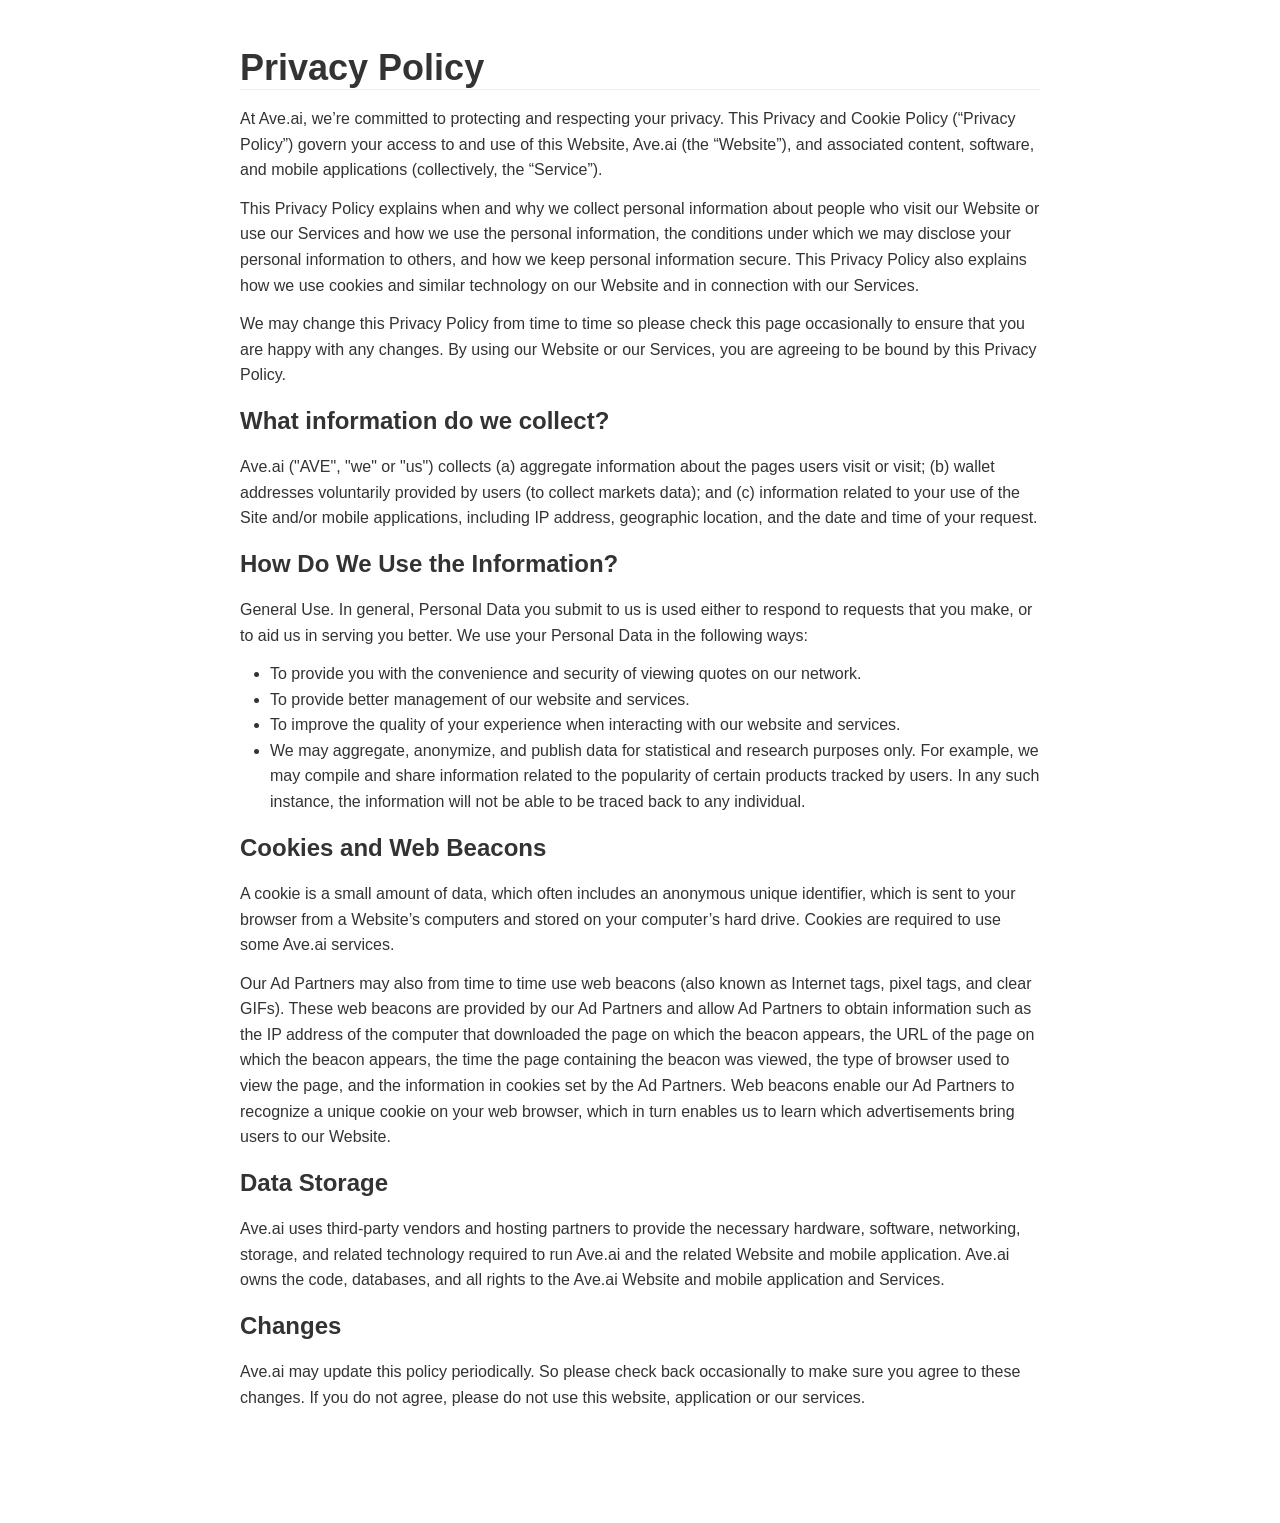
<file: privacy.html>
<!doctype html>
<html>
<head>
<meta charset='UTF-8'><meta name='viewport' content='width=device-width initial-scale=1'>
<link rel="icon" href="favicon.ico" />
<link rel="shortcut icon" href="favicon.ico" />
<title>Privacy Policy | Ave.ai</title>
<style>
  /* cyrillic-ext */
@font-face {
  font-family: 'Open Sans';
  font-style: italic;
  font-weight: 400;
  font-stretch: 100%;
  src: url(https://gstatic.loli.net/s/opensans/v27/memtYaGs126MiZpBA-UFUIcVXSCEkx2cmqvXlWqWtE6FxZCJgvAQ.woff2) format('woff2');
  unicode-range: U+0460-052F, U+1C80-1C88, U+20B4, U+2DE0-2DFF, U+A640-A69F, U+FE2E-FE2F;
}
/* cyrillic */
@font-face {
  font-family: 'Open Sans';
  font-style: italic;
  font-weight: 400;
  font-stretch: 100%;
  src: url(https://gstatic.loli.net/s/opensans/v27/memtYaGs126MiZpBA-UFUIcVXSCEkx2cmqvXlWqWvU6FxZCJgvAQ.woff2) format('woff2');
  unicode-range: U+0400-045F, U+0490-0491, U+04B0-04B1, U+2116;
}
/* greek-ext */
@font-face {
  font-family: 'Open Sans';
  font-style: italic;
  font-weight: 400;
  font-stretch: 100%;
  src: url(https://gstatic.loli.net/s/opensans/v27/memtYaGs126MiZpBA-UFUIcVXSCEkx2cmqvXlWqWtU6FxZCJgvAQ.woff2) format('woff2');
  unicode-range: U+1F00-1FFF;
}
/* greek */
@font-face {
  font-family: 'Open Sans';
  font-style: italic;
  font-weight: 400;
  font-stretch: 100%;
  src: url(https://gstatic.loli.net/s/opensans/v27/memtYaGs126MiZpBA-UFUIcVXSCEkx2cmqvXlWqWuk6FxZCJgvAQ.woff2) format('woff2');
  unicode-range: U+0370-03FF;
}
/* hebrew */
@font-face {
  font-family: 'Open Sans';
  font-style: italic;
  font-weight: 400;
  font-stretch: 100%;
  src: url(https://gstatic.loli.net/s/opensans/v27/memtYaGs126MiZpBA-UFUIcVXSCEkx2cmqvXlWqWu06FxZCJgvAQ.woff2) format('woff2');
  unicode-range: U+0590-05FF, U+20AA, U+25CC, U+FB1D-FB4F;
}
/* vietnamese */
@font-face {
  font-family: 'Open Sans';
  font-style: italic;
  font-weight: 400;
  font-stretch: 100%;
  src: url(https://gstatic.loli.net/s/opensans/v27/memtYaGs126MiZpBA-UFUIcVXSCEkx2cmqvXlWqWtk6FxZCJgvAQ.woff2) format('woff2');
  unicode-range: U+0102-0103, U+0110-0111, U+0128-0129, U+0168-0169, U+01A0-01A1, U+01AF-01B0, U+1EA0-1EF9, U+20AB;
}
/* latin-ext */
@font-face {
  font-family: 'Open Sans';
  font-style: italic;
  font-weight: 400;
  font-stretch: 100%;
  src: url(https://gstatic.loli.net/s/opensans/v27/memtYaGs126MiZpBA-UFUIcVXSCEkx2cmqvXlWqWt06FxZCJgvAQ.woff2) format('woff2');
  unicode-range: U+0100-024F, U+0259, U+1E00-1EFF, U+2020, U+20A0-20AB, U+20AD-20CF, U+2113, U+2C60-2C7F, U+A720-A7FF;
}
/* latin */
@font-face {
  font-family: 'Open Sans';
  font-style: italic;
  font-weight: 400;
  font-stretch: 100%;
  src: url(https://gstatic.loli.net/s/opensans/v27/memtYaGs126MiZpBA-UFUIcVXSCEkx2cmqvXlWqWuU6FxZCJgg.woff2) format('woff2');
  unicode-range: U+0000-00FF, U+0131, U+0152-0153, U+02BB-02BC, U+02C6, U+02DA, U+02DC, U+2000-206F, U+2074, U+20AC, U+2122, U+2191, U+2193, U+2212, U+2215, U+FEFF, U+FFFD;
}
/* cyrillic-ext */
@font-face {
  font-family: 'Open Sans';
  font-style: italic;
  font-weight: 700;
  font-stretch: 100%;
  src: url(https://gstatic.loli.net/s/opensans/v27/memtYaGs126MiZpBA-UFUIcVXSCEkx2cmqvXlWqWtE6FxZCJgvAQ.woff2) format('woff2');
  unicode-range: U+0460-052F, U+1C80-1C88, U+20B4, U+2DE0-2DFF, U+A640-A69F, U+FE2E-FE2F;
}
/* cyrillic */
@font-face {
  font-family: 'Open Sans';
  font-style: italic;
  font-weight: 700;
  font-stretch: 100%;
  src: url(https://gstatic.loli.net/s/opensans/v27/memtYaGs126MiZpBA-UFUIcVXSCEkx2cmqvXlWqWvU6FxZCJgvAQ.woff2) format('woff2');
  unicode-range: U+0400-045F, U+0490-0491, U+04B0-04B1, U+2116;
}
/* greek-ext */
@font-face {
  font-family: 'Open Sans';
  font-style: italic;
  font-weight: 700;
  font-stretch: 100%;
  src: url(https://gstatic.loli.net/s/opensans/v27/memtYaGs126MiZpBA-UFUIcVXSCEkx2cmqvXlWqWtU6FxZCJgvAQ.woff2) format('woff2');
  unicode-range: U+1F00-1FFF;
}
/* greek */
@font-face {
  font-family: 'Open Sans';
  font-style: italic;
  font-weight: 700;
  font-stretch: 100%;
  src: url(https://gstatic.loli.net/s/opensans/v27/memtYaGs126MiZpBA-UFUIcVXSCEkx2cmqvXlWqWuk6FxZCJgvAQ.woff2) format('woff2');
  unicode-range: U+0370-03FF;
}
/* hebrew */
@font-face {
  font-family: 'Open Sans';
  font-style: italic;
  font-weight: 700;
  font-stretch: 100%;
  src: url(https://gstatic.loli.net/s/opensans/v27/memtYaGs126MiZpBA-UFUIcVXSCEkx2cmqvXlWqWu06FxZCJgvAQ.woff2) format('woff2');
  unicode-range: U+0590-05FF, U+20AA, U+25CC, U+FB1D-FB4F;
}
/* vietnamese */
@font-face {
  font-family: 'Open Sans';
  font-style: italic;
  font-weight: 700;
  font-stretch: 100%;
  src: url(https://gstatic.loli.net/s/opensans/v27/memtYaGs126MiZpBA-UFUIcVXSCEkx2cmqvXlWqWtk6FxZCJgvAQ.woff2) format('woff2');
  unicode-range: U+0102-0103, U+0110-0111, U+0128-0129, U+0168-0169, U+01A0-01A1, U+01AF-01B0, U+1EA0-1EF9, U+20AB;
}
/* latin-ext */
@font-face {
  font-family: 'Open Sans';
  font-style: italic;
  font-weight: 700;
  font-stretch: 100%;
  src: url(https://gstatic.loli.net/s/opensans/v27/memtYaGs126MiZpBA-UFUIcVXSCEkx2cmqvXlWqWt06FxZCJgvAQ.woff2) format('woff2');
  unicode-range: U+0100-024F, U+0259, U+1E00-1EFF, U+2020, U+20A0-20AB, U+20AD-20CF, U+2113, U+2C60-2C7F, U+A720-A7FF;
}
/* latin */
@font-face {
  font-family: 'Open Sans';
  font-style: italic;
  font-weight: 700;
  font-stretch: 100%;
  src: url(https://gstatic.loli.net/s/opensans/v27/memtYaGs126MiZpBA-UFUIcVXSCEkx2cmqvXlWqWuU6FxZCJgg.woff2) format('woff2');
  unicode-range: U+0000-00FF, U+0131, U+0152-0153, U+02BB-02BC, U+02C6, U+02DA, U+02DC, U+2000-206F, U+2074, U+20AC, U+2122, U+2191, U+2193, U+2212, U+2215, U+FEFF, U+FFFD;
}
/* cyrillic-ext */
@font-face {
  font-family: 'Open Sans';
  font-style: normal;
  font-weight: 400;
  font-stretch: 100%;
  src: url(https://gstatic.loli.net/s/opensans/v27/memvYaGs126MiZpBA-UvWbX2vVnXBbObj2OVTSKmu0SC55K5gw.woff2) format('woff2');
  unicode-range: U+0460-052F, U+1C80-1C88, U+20B4, U+2DE0-2DFF, U+A640-A69F, U+FE2E-FE2F;
}
/* cyrillic */
@font-face {
  font-family: 'Open Sans';
  font-style: normal;
  font-weight: 400;
  font-stretch: 100%;
  src: url(https://gstatic.loli.net/s/opensans/v27/memvYaGs126MiZpBA-UvWbX2vVnXBbObj2OVTSumu0SC55K5gw.woff2) format('woff2');
  unicode-range: U+0400-045F, U+0490-0491, U+04B0-04B1, U+2116;
}
/* greek-ext */
@font-face {
  font-family: 'Open Sans';
  font-style: normal;
  font-weight: 400;
  font-stretch: 100%;
  src: url(https://gstatic.loli.net/s/opensans/v27/memvYaGs126MiZpBA-UvWbX2vVnXBbObj2OVTSOmu0SC55K5gw.woff2) format('woff2');
  unicode-range: U+1F00-1FFF;
}
/* greek */
@font-face {
  font-family: 'Open Sans';
  font-style: normal;
  font-weight: 400;
  font-stretch: 100%;
  src: url(https://gstatic.loli.net/s/opensans/v27/memvYaGs126MiZpBA-UvWbX2vVnXBbObj2OVTSymu0SC55K5gw.woff2) format('woff2');
  unicode-range: U+0370-03FF;
}
/* hebrew */
@font-face {
  font-family: 'Open Sans';
  font-style: normal;
  font-weight: 400;
  font-stretch: 100%;
  src: url(https://gstatic.loli.net/s/opensans/v27/memvYaGs126MiZpBA-UvWbX2vVnXBbObj2OVTS2mu0SC55K5gw.woff2) format('woff2');
  unicode-range: U+0590-05FF, U+20AA, U+25CC, U+FB1D-FB4F;
}
/* vietnamese */
@font-face {
  font-family: 'Open Sans';
  font-style: normal;
  font-weight: 400;
  font-stretch: 100%;
  src: url(https://gstatic.loli.net/s/opensans/v27/memvYaGs126MiZpBA-UvWbX2vVnXBbObj2OVTSCmu0SC55K5gw.woff2) format('woff2');
  unicode-range: U+0102-0103, U+0110-0111, U+0128-0129, U+0168-0169, U+01A0-01A1, U+01AF-01B0, U+1EA0-1EF9, U+20AB;
}
/* latin-ext */
@font-face {
  font-family: 'Open Sans';
  font-style: normal;
  font-weight: 400;
  font-stretch: 100%;
  src: url(https://gstatic.loli.net/s/opensans/v27/memvYaGs126MiZpBA-UvWbX2vVnXBbObj2OVTSGmu0SC55K5gw.woff2) format('woff2');
  unicode-range: U+0100-024F, U+0259, U+1E00-1EFF, U+2020, U+20A0-20AB, U+20AD-20CF, U+2113, U+2C60-2C7F, U+A720-A7FF;
}
/* latin */
@font-face {
  font-family: 'Open Sans';
  font-style: normal;
  font-weight: 400;
  font-stretch: 100%;
  src: url(https://gstatic.loli.net/s/opensans/v27/memvYaGs126MiZpBA-UvWbX2vVnXBbObj2OVTS-mu0SC55I.woff2) format('woff2');
  unicode-range: U+0000-00FF, U+0131, U+0152-0153, U+02BB-02BC, U+02C6, U+02DA, U+02DC, U+2000-206F, U+2074, U+20AC, U+2122, U+2191, U+2193, U+2212, U+2215, U+FEFF, U+FFFD;
}
/* cyrillic-ext */
@font-face {
  font-family: 'Open Sans';
  font-style: normal;
  font-weight: 700;
  font-stretch: 100%;
  src: url(https://gstatic.loli.net/s/opensans/v27/memvYaGs126MiZpBA-UvWbX2vVnXBbObj2OVTSKmu0SC55K5gw.woff2) format('woff2');
  unicode-range: U+0460-052F, U+1C80-1C88, U+20B4, U+2DE0-2DFF, U+A640-A69F, U+FE2E-FE2F;
}
/* cyrillic */
@font-face {
  font-family: 'Open Sans';
  font-style: normal;
  font-weight: 700;
  font-stretch: 100%;
  src: url(https://gstatic.loli.net/s/opensans/v27/memvYaGs126MiZpBA-UvWbX2vVnXBbObj2OVTSumu0SC55K5gw.woff2) format('woff2');
  unicode-range: U+0400-045F, U+0490-0491, U+04B0-04B1, U+2116;
}
/* greek-ext */
@font-face {
  font-family: 'Open Sans';
  font-style: normal;
  font-weight: 700;
  font-stretch: 100%;
  src: url(https://gstatic.loli.net/s/opensans/v27/memvYaGs126MiZpBA-UvWbX2vVnXBbObj2OVTSOmu0SC55K5gw.woff2) format('woff2');
  unicode-range: U+1F00-1FFF;
}
/* greek */
@font-face {
  font-family: 'Open Sans';
  font-style: normal;
  font-weight: 700;
  font-stretch: 100%;
  src: url(https://gstatic.loli.net/s/opensans/v27/memvYaGs126MiZpBA-UvWbX2vVnXBbObj2OVTSymu0SC55K5gw.woff2) format('woff2');
  unicode-range: U+0370-03FF;
}
/* hebrew */
@font-face {
  font-family: 'Open Sans';
  font-style: normal;
  font-weight: 700;
  font-stretch: 100%;
  src: url(https://gstatic.loli.net/s/opensans/v27/memvYaGs126MiZpBA-UvWbX2vVnXBbObj2OVTS2mu0SC55K5gw.woff2) format('woff2');
  unicode-range: U+0590-05FF, U+20AA, U+25CC, U+FB1D-FB4F;
}
/* vietnamese */
@font-face {
  font-family: 'Open Sans';
  font-style: normal;
  font-weight: 700;
  font-stretch: 100%;
  src: url(https://gstatic.loli.net/s/opensans/v27/memvYaGs126MiZpBA-UvWbX2vVnXBbObj2OVTSCmu0SC55K5gw.woff2) format('woff2');
  unicode-range: U+0102-0103, U+0110-0111, U+0128-0129, U+0168-0169, U+01A0-01A1, U+01AF-01B0, U+1EA0-1EF9, U+20AB;
}
/* latin-ext */
@font-face {
  font-family: 'Open Sans';
  font-style: normal;
  font-weight: 700;
  font-stretch: 100%;
  src: url(https://gstatic.loli.net/s/opensans/v27/memvYaGs126MiZpBA-UvWbX2vVnXBbObj2OVTSGmu0SC55K5gw.woff2) format('woff2');
  unicode-range: U+0100-024F, U+0259, U+1E00-1EFF, U+2020, U+20A0-20AB, U+20AD-20CF, U+2113, U+2C60-2C7F, U+A720-A7FF;
}
/* latin */
@font-face {
  font-family: 'Open Sans';
  font-style: normal;
  font-weight: 700;
  font-stretch: 100%;
  src: url(https://gstatic.loli.net/s/opensans/v27/memvYaGs126MiZpBA-UvWbX2vVnXBbObj2OVTS-mu0SC55I.woff2) format('woff2');
  unicode-range: U+0000-00FF, U+0131, U+0152-0153, U+02BB-02BC, U+02C6, U+02DA, U+02DC, U+2000-206F, U+2074, U+20AC, U+2122, U+2191, U+2193, U+2212, U+2215, U+FEFF, U+FFFD;
}
</style>
<style type='text/css'>html {overflow-x: initial !important;}:root { --bg-color: #ffffff; --text-color: #333333; --select-text-bg-color: #B5D6FC; --select-text-font-color: auto; --monospace: "Lucida Console",Consolas,"Courier",monospace; --title-bar-height: 20px; }
.mac-os-11 { --title-bar-height: 28px; }
html { font-size: 14px; background-color: var(--bg-color); color: var(--text-color); font-family: "Helvetica Neue", Helvetica, Arial, sans-serif; -webkit-font-smoothing: antialiased; }
body { margin: 0px; padding: 0px; height: auto; bottom: 0px; top: 0px; left: 0px; right: 0px; font-size: 1rem; line-height: 1.42857143; overflow-x: hidden; background-image: inherit; background-size: inherit; background-attachment: inherit; background-origin: inherit; background-clip: inherit; background-color: inherit; tab-size: 4; background-position: inherit inherit; background-repeat: inherit inherit; }
iframe { margin: auto; }
a.url { word-break: break-all; }
a:active, a:hover { outline: 0px; }
.in-text-selection, ::selection { text-shadow: none; background: var(--select-text-bg-color); color: var(--select-text-font-color); }
#write { margin: 0px auto; height: auto; width: inherit; word-break: normal; word-wrap: break-word; position: relative; white-space: normal; overflow-x: visible; padding-top: 36px; }
#write.first-line-indent p { text-indent: 2em; }
#write.first-line-indent li p, #write.first-line-indent p * { text-indent: 0px; }
#write.first-line-indent li { margin-left: 2em; }
.for-image #write { padding-left: 8px; padding-right: 8px; }
body.typora-export { padding-left: 30px; padding-right: 30px; }
.typora-export .footnote-line, .typora-export li, .typora-export p { white-space: pre-wrap; }
.typora-export .task-list-item input { pointer-events: none; }
@media screen and (max-width: 500px) {
  body.typora-export { padding-left: 0px; padding-right: 0px; }
  #write { padding-left: 20px; padding-right: 20px; }
  .CodeMirror-sizer { margin-left: 0px !important; }
  .CodeMirror-gutters { display: none !important; }
}
#write li > figure:last-child { margin-bottom: 0.5rem; }
#write ol, #write ul { position: relative; }
img { max-width: 100%; vertical-align: middle; image-orientation: from-image; }
button, input, select, textarea { color: inherit; font-family: inherit; font-size: inherit; font-style: inherit; font-variant-caps: inherit; font-weight: inherit; font-stretch: inherit; line-height: inherit; }
input[type="checkbox"], input[type="radio"] { line-height: normal; padding: 0px; }
*, ::after, ::before { box-sizing: border-box; }
#write h1, #write h2, #write h3, #write h4, #write h5, #write h6, #write p, #write pre { width: inherit; }
#write h1, #write h2, #write h3, #write h4, #write h5, #write h6, #write p { position: relative; }
p { line-height: inherit; }
h1, h2, h3, h4, h5, h6 { break-after: avoid-page; break-inside: avoid; orphans: 4; }
p { orphans: 4; }
h1 { font-size: 2rem; }
h2 { font-size: 1.8rem; }
h3 { font-size: 1.6rem; }
h4 { font-size: 1.4rem; }
h5 { font-size: 1.2rem; }
h6 { font-size: 1rem; }
.md-math-block, .md-rawblock, h1, h2, h3, h4, h5, h6, p { margin-top: 1rem; margin-bottom: 1rem; }
.hidden { display: none; }
.md-blockmeta { color: rgb(204, 204, 204); font-weight: 700; font-style: italic; }
a { cursor: pointer; }
sup.md-footnote { padding: 2px 4px; background-color: rgba(238, 238, 238, 0.7); color: rgb(85, 85, 85); border-top-left-radius: 4px; border-top-right-radius: 4px; border-bottom-right-radius: 4px; border-bottom-left-radius: 4px; cursor: pointer; }
sup.md-footnote a, sup.md-footnote a:hover { color: inherit; text-transform: inherit; text-decoration: inherit; }
#write input[type="checkbox"] { cursor: pointer; width: inherit; height: inherit; }
figure { overflow-x: auto; margin: 1.2em 0px; max-width: calc(100% + 16px); padding: 0px; }
figure > table { margin: 0px; }
tr { break-inside: avoid; break-after: auto; }
thead { display: table-header-group; }
table { border-collapse: collapse; border-spacing: 0px; width: 100%; overflow: auto; break-inside: auto; text-align: left; }
table.md-table td { min-width: 32px; }
.CodeMirror-gutters { border-right-width: 0px; background-color: inherit; }
.CodeMirror-linenumber { }
.CodeMirror { text-align: left; }
.CodeMirror-placeholder { opacity: 0.3; }
.CodeMirror pre { padding: 0px 4px; }
.CodeMirror-lines { padding: 0px; }
div.hr:focus { cursor: none; }
#write pre { white-space: pre-wrap; }
#write.fences-no-line-wrapping pre { white-space: pre; }
#write pre.ty-contain-cm { white-space: normal; }
.CodeMirror-gutters { margin-right: 4px; }
.md-fences { font-size: 0.9rem; display: block; break-inside: avoid; text-align: left; overflow: visible; white-space: pre; background-image: inherit; background-size: inherit; background-attachment: inherit; background-origin: inherit; background-clip: inherit; background-color: inherit; position: relative !important; background-position: inherit inherit; background-repeat: inherit inherit; }
.md-fences-adv-panel { width: 100%; margin-top: 10px; text-align: center; padding-top: 0px; padding-bottom: 8px; overflow-x: auto; }
#write .md-fences.mock-cm { white-space: pre-wrap; }
.md-fences.md-fences-with-lineno { padding-left: 0px; }
#write.fences-no-line-wrapping .md-fences.mock-cm { white-space: pre; overflow-x: auto; }
.md-fences.mock-cm.md-fences-with-lineno { padding-left: 8px; }
.CodeMirror-line, twitterwidget { break-inside: avoid; }
.footnotes { opacity: 0.8; font-size: 0.9rem; margin-top: 1em; margin-bottom: 1em; }
.footnotes + .footnotes { margin-top: 0px; }
.md-reset { margin: 0px; padding: 0px; border: 0px; outline: 0px; vertical-align: top; text-decoration: none; text-shadow: none; float: none; position: static; width: auto; height: auto; white-space: nowrap; cursor: inherit; line-height: normal; font-weight: 400; text-align: left; box-sizing: content-box; direction: ltr; background-position: 0px 0px; background-repeat: initial initial; }
li div { padding-top: 0px; }
blockquote { margin: 1rem 0px; }
li .mathjax-block, li p { margin: 0.5rem 0px; }
li blockquote { margin: 1rem 0px; }
li { margin: 0px; position: relative; }
blockquote > :last-child { margin-bottom: 0px; }
blockquote > :first-child, li > :first-child { margin-top: 0px; }
.footnotes-area { color: rgb(136, 136, 136); margin-top: 0.714rem; padding-bottom: 0.143rem; white-space: normal; }
#write .footnote-line { white-space: pre-wrap; }
@media print {
  body, html { border: 1px solid transparent; height: 99%; break-after: avoid; break-before: avoid; font-variant-ligatures: no-common-ligatures; }
  #write { margin-top: 0px; padding-top: 0px; border-color: transparent !important; }
  .typora-export * { -webkit-print-color-adjust: exact; }
  .typora-export #write { break-after: avoid; }
  .typora-export #write::after { height: 0px; }
  .is-mac table { break-inside: avoid; }
  .typora-export-show-outline .typora-export-sidebar { display: none; }
}
.footnote-line { margin-top: 0.714em; font-size: 0.7em; }
a img, img a { cursor: pointer; }
pre.md-meta-block { font-size: 0.8rem; min-height: 0.8rem; white-space: pre-wrap; background-color: rgb(204, 204, 204); display: block; overflow-x: hidden; background-position: initial initial; background-repeat: initial initial; }
p > .md-image:only-child:not(.md-img-error) img, p > img:only-child { display: block; margin: auto; }
#write.first-line-indent p > .md-image:only-child:not(.md-img-error) img { left: -2em; position: relative; }
p > .md-image:only-child { display: inline-block; width: 100%; }
#write .MathJax_Display { margin: 0.8em 0px 0px; }
.md-math-block { width: 100%; }
.md-math-block:not(:empty)::after { display: none; }
.MathJax_ref { fill: currentcolor; }
[contenteditable="true"]:active, [contenteditable="true"]:focus, [contenteditable="false"]:active, [contenteditable="false"]:focus { outline: 0px; box-shadow: none; }
.md-task-list-item { position: relative; list-style-type: none; }
.task-list-item.md-task-list-item { padding-left: 0px; }
.md-task-list-item > input { position: absolute; top: 0px; left: 0px; margin-left: -1.2em; margin-top: calc(1em - 10px); border: none; }
.math { font-size: 1rem; }
.md-toc { min-height: 3.58rem; position: relative; font-size: 0.9rem; border-top-left-radius: 10px; border-top-right-radius: 10px; border-bottom-right-radius: 10px; border-bottom-left-radius: 10px; }
.md-toc-content { position: relative; margin-left: 0px; }
.md-toc-content::after, .md-toc::after { display: none; }
.md-toc-item { display: block; color: rgb(65, 131, 196); }
.md-toc-item a { text-decoration: none; }
.md-toc-inner:hover { text-decoration: underline; }
.md-toc-inner { display: inline-block; cursor: pointer; }
.md-toc-h1 .md-toc-inner { margin-left: 0px; font-weight: 700; }
.md-toc-h2 .md-toc-inner { margin-left: 2em; }
.md-toc-h3 .md-toc-inner { margin-left: 4em; }
.md-toc-h4 .md-toc-inner { margin-left: 6em; }
.md-toc-h5 .md-toc-inner { margin-left: 8em; }
.md-toc-h6 .md-toc-inner { margin-left: 10em; }
@media screen and (max-width: 48em) {
  .md-toc-h3 .md-toc-inner { margin-left: 3.5em; }
  .md-toc-h4 .md-toc-inner { margin-left: 5em; }
  .md-toc-h5 .md-toc-inner { margin-left: 6.5em; }
  .md-toc-h6 .md-toc-inner { margin-left: 8em; }
}
a.md-toc-inner { font-size: inherit; font-style: inherit; font-weight: inherit; line-height: inherit; }
.footnote-line a:not(.reversefootnote) { color: inherit; }
.md-attr { display: none; }
.md-fn-count::after { content: "."; }
code, pre, samp, tt { font-family: var(--monospace); }
kbd { margin: 0px 0.1em; padding: 0.1em 0.6em; font-size: 0.8em; color: rgb(36, 39, 41); background-color: rgb(255, 255, 255); border: 1px solid rgb(173, 179, 185); border-top-left-radius: 3px; border-top-right-radius: 3px; border-bottom-right-radius: 3px; border-bottom-left-radius: 3px; box-shadow: rgba(12, 13, 14, 0.2) 0px 1px 0px, rgb(255, 255, 255) 0px 0px 0px 2px inset; white-space: nowrap; vertical-align: middle; background-position: initial initial; background-repeat: initial initial; }
.md-comment { color: rgb(162, 127, 3); opacity: 0.6; font-family: var(--monospace); }
code { text-align: left; }
a.md-print-anchor { white-space: pre !important; border: none !important; display: inline-block !important; position: absolute !important; width: 1px !important; right: 0px !important; outline: 0px !important; text-shadow: initial !important; background-position: 0px 0px !important; background-repeat: initial initial !important; }
.os-windows.monocolor-emoji .md-emoji { font-family: "Segoe UI Symbol", sans-serif; }
.md-diagram-panel > svg { max-width: 100%; }
[lang="flow"] svg, [lang="mermaid"] svg { max-width: 100%; height: auto; }
[lang="mermaid"] .node text { font-size: 1rem; }
table tr th { border-bottom-width: 0px; }
video { max-width: 100%; display: block; margin: 0px auto; }
iframe { max-width: 100%; width: 100%; border: none; }
.highlight td, .highlight tr { border: 0px; }
mark { background-color: rgb(255, 255, 0); color: rgb(0, 0, 0); background-position: initial initial; background-repeat: initial initial; }
.md-html-inline .md-plain, .md-html-inline strong, mark .md-inline-math, mark strong { color: inherit; }
.md-expand mark .md-meta { opacity: 0.3 !important; }
mark .md-meta { color: rgb(0, 0, 0); }
@media print {
  .typora-export h1, .typora-export h2, .typora-export h3, .typora-export h4, .typora-export h5, .typora-export h6 { break-inside: avoid; }
}
.md-diagram-panel .messageText { stroke: none !important; }
.md-diagram-panel .start-state { fill: var(--node-fill); }
.md-diagram-panel .edgeLabel rect { opacity: 1 !important; }
.md-fences.md-fences-math { font-size: 1em; }
.md-fences-advanced:not(.md-focus) { padding: 0px; white-space: nowrap; border: 0px; }
.md-fences-advanced:not(.md-focus) { background-image: inherit; background-size: inherit; background-attachment: inherit; background-origin: inherit; background-clip: inherit; background-color: inherit; background-position: inherit inherit; background-repeat: inherit inherit; }
.typora-export-show-outline .typora-export-content { max-width: 1440px; margin: auto; display: flex; flex-direction: row; }
.typora-export-sidebar { width: 300px; font-size: 0.8rem; margin-top: 80px; margin-right: 18px; }
.typora-export-show-outline #write { --webkit-flex: 2; flex: 2 1 0%; }
.typora-export-sidebar .outline-content { position: fixed; top: 0px; max-height: 100%; overflow: hidden auto; padding-bottom: 30px; padding-top: 60px; width: 300px; }
@media screen and (max-width: 1024px) {
  .typora-export-sidebar, .typora-export-sidebar .outline-content { width: 240px; }
}
@media screen and (max-width: 800px) {
  .typora-export-sidebar { display: none; }
}
.outline-content li, .outline-content ul { margin-left: 0px; margin-right: 0px; padding-left: 0px; padding-right: 0px; list-style: none; }
.outline-content ul { margin-top: 0px; margin-bottom: 0px; }
.outline-content strong { font-weight: 400; }
.outline-expander { width: 1rem; height: 1.428571429rem; position: relative; display: table-cell; vertical-align: middle; cursor: pointer; padding-left: 4px; }
.outline-expander::before { content: ''; position: relative; font-family: Ionicons; display: inline-block; font-size: 8px; vertical-align: middle; }
.outline-item { padding-top: 3px; padding-bottom: 3px; cursor: pointer; }
.outline-expander:hover::before { content: ''; }
.outline-h1 > .outline-item { padding-left: 0px; }
.outline-h2 > .outline-item { padding-left: 1em; }
.outline-h3 > .outline-item { padding-left: 2em; }
.outline-h4 > .outline-item { padding-left: 3em; }
.outline-h5 > .outline-item { padding-left: 4em; }
.outline-h6 > .outline-item { padding-left: 5em; }
.outline-label { cursor: pointer; display: table-cell; vertical-align: middle; text-decoration: none; color: inherit; }
.outline-label:hover { text-decoration: underline; }
.outline-item:hover { border-color: rgb(245, 245, 245); background-color: var(--item-hover-bg-color); }
.outline-item:hover { margin-left: -28px; margin-right: -28px; border-left-width: 28px; border-left-style: solid; border-left-color: transparent; border-right-width: 28px; border-right-style: solid; border-right-color: transparent; }
.outline-item-single .outline-expander::before, .outline-item-single .outline-expander:hover::before { display: none; }
.outline-item-open > .outline-item > .outline-expander::before { content: ''; }
.outline-children { display: none; }
.info-panel-tab-wrapper { display: none; }
.outline-item-open > .outline-children { display: block; }
.typora-export .outline-item { padding-top: 1px; padding-bottom: 1px; }
.typora-export .outline-item:hover { margin-right: -8px; border-right-width: 8px; border-right-style: solid; border-right-color: transparent; }
.typora-export .outline-expander::before { content: "+"; font-family: inherit; top: -1px; }
.typora-export .outline-expander:hover::before, .typora-export .outline-item-open > .outline-item > .outline-expander::before { content: '−'; }
.typora-export-collapse-outline .outline-children { display: none; }
.typora-export-collapse-outline .outline-item-open > .outline-children, .typora-export-no-collapse-outline .outline-children { display: block; }
.typora-export-no-collapse-outline .outline-expander::before { content: "" !important; }
.typora-export-show-outline .outline-item-active > .outline-item .outline-label { font-weight: 700; }
.md-inline-math-container mjx-container { zoom: 0.95; }


:root {
    --side-bar-bg-color: #fafafa;
    --control-text-color: #777;
}

@include-when-export url(https://fonts.loli.net/css?family=Open+Sans:400italic,700italic,700,400&subset=latin,latin-ext);

/* open-sans-regular - latin-ext_latin */
  /* open-sans-italic - latin-ext_latin */
    /* open-sans-700 - latin-ext_latin */
    /* open-sans-700italic - latin-ext_latin */
  html {
    font-size: 16px;
    -webkit-font-smoothing: antialiased;
}

body {
    font-family: "Open Sans","Clear Sans", "Helvetica Neue", Helvetica, Arial, 'Segoe UI Emoji', sans-serif;
    color: rgb(51, 51, 51);
    line-height: 1.6;
}

#write {
    max-width: 860px;
  	margin: 0 auto;
  	padding: 30px;
    padding-bottom: 100px;
}

@media only screen and (min-width: 1400px) {
	#write {
		max-width: 1024px;
	}
}

@media only screen and (min-width: 1800px) {
	#write {
		max-width: 1200px;
	}
}

#write > ul:first-child,
#write > ol:first-child{
    margin-top: 30px;
}

a {
    color: #4183C4;
}
h1,
h2,
h3,
h4,
h5,
h6 {
    position: relative;
    margin-top: 1rem;
    margin-bottom: 1rem;
    font-weight: bold;
    line-height: 1.4;
    cursor: text;
}
h1:hover a.anchor,
h2:hover a.anchor,
h3:hover a.anchor,
h4:hover a.anchor,
h5:hover a.anchor,
h6:hover a.anchor {
    text-decoration: none;
}
h1 tt,
h1 code {
    font-size: inherit;
}
h2 tt,
h2 code {
    font-size: inherit;
}
h3 tt,
h3 code {
    font-size: inherit;
}
h4 tt,
h4 code {
    font-size: inherit;
}
h5 tt,
h5 code {
    font-size: inherit;
}
h6 tt,
h6 code {
    font-size: inherit;
}
h1 {
    font-size: 2.25em;
    line-height: 1.2;
    border-bottom: 1px solid #eee;
}
h2 {
    font-size: 1.75em;
    line-height: 1.225;
    border-bottom: 1px solid #eee;
}

/*@media print {
    .typora-export h1,
    .typora-export h2 {
        border-bottom: none;
        padding-bottom: initial;
    }

    .typora-export h1::after,
    .typora-export h2::after {
        content: "";
        display: block;
        height: 100px;
        margin-top: -96px;
        border-top: 1px solid #eee;
    }
}*/

h3 {
    font-size: 1.5em;
    line-height: 1.43;
}
h4 {
    font-size: 1.25em;
}
h5 {
    font-size: 1em;
}
h6 {
   font-size: 1em;
    color: #777;
}
p,
blockquote,
ul,
ol,
dl,
table{
    margin: 0.8em 0;
}
li>ol,
li>ul {
    margin: 0 0;
}
hr {
    height: 2px;
    padding: 0;
    margin: 16px 0;
    background-color: #e7e7e7;
    border: 0 none;
    overflow: hidden;
    box-sizing: content-box;
}

li p.first {
    display: inline-block;
}
ul,
ol {
    padding-left: 30px;
}
ul:first-child,
ol:first-child {
    margin-top: 0;
}
ul:last-child,
ol:last-child {
    margin-bottom: 0;
}
blockquote {
    border-left: 4px solid #dfe2e5;
    padding: 0 15px;
    color: #777777;
}
blockquote blockquote {
    padding-right: 0;
}
table {
    padding: 0;
    word-break: initial;
}
table tr {
    border: 1px solid #dfe2e5;
    margin: 0;
    padding: 0;
}
table tr:nth-child(2n),
thead {
    background-color: #f8f8f8;
}
table th {
    font-weight: bold;
    border: 1px solid #dfe2e5;
    border-bottom: 0;
    margin: 0;
    padding: 6px 13px;
}
table td {
    border: 1px solid #dfe2e5;
    margin: 0;
    padding: 6px 13px;
}
table th:first-child,
table td:first-child {
    margin-top: 0;
}
table th:last-child,
table td:last-child {
    margin-bottom: 0;
}

.CodeMirror-lines {
    padding-left: 4px;
}

.code-tooltip {
    box-shadow: 0 1px 1px 0 rgba(0,28,36,.3);
    border-top: 1px solid #eef2f2;
}

.md-fences,
code,
tt {
    border: 1px solid #e7eaed;
    background-color: #f8f8f8;
    border-radius: 3px;
    padding: 0;
    padding: 2px 4px 0px 4px;
    font-size: 0.9em;
}

code {
    background-color: #f3f4f4;
    padding: 0 2px 0 2px;
}

.md-fences {
    margin-bottom: 15px;
    margin-top: 15px;
    padding-top: 8px;
    padding-bottom: 6px;
}


.md-task-list-item > input {
  margin-left: -1.3em;
}

@media print {
    html {
        font-size: 13px;
    }
    table,
    pre {
        page-break-inside: avoid;
    }
    pre {
        word-wrap: break-word;
    }
}

.md-fences {
	background-color: #f8f8f8;
}
#write pre.md-meta-block {
	padding: 1rem;
    font-size: 85%;
    line-height: 1.45;
    background-color: #f7f7f7;
    border: 0;
    border-radius: 3px;
    color: #777777;
    margin-top: 0 !important;
}

.mathjax-block>.code-tooltip {
	bottom: .375rem;
}

.md-mathjax-midline {
    background: #fafafa;
}

#write>h3.md-focus:before{
	left: -1.5625rem;
	top: .375rem;
}
#write>h4.md-focus:before{
	left: -1.5625rem;
	top: .285714286rem;
}
#write>h5.md-focus:before{
	left: -1.5625rem;
	top: .285714286rem;
}
#write>h6.md-focus:before{
	left: -1.5625rem;
	top: .285714286rem;
}
.md-image>.md-meta {
    /*border: 1px solid #ddd;*/
    border-radius: 3px;
    padding: 2px 0px 0px 4px;
    font-size: 0.9em;
    color: inherit;
}

.md-tag {
    color: #a7a7a7;
    opacity: 1;
}

.md-toc {
    margin-top:20px;
    padding-bottom:20px;
}

.sidebar-tabs {
    border-bottom: none;
}

#typora-quick-open {
    border: 1px solid #ddd;
    background-color: #f8f8f8;
}

#typora-quick-open-item {
    background-color: #FAFAFA;
    border-color: #FEFEFE #e5e5e5 #e5e5e5 #eee;
    border-style: solid;
    border-width: 1px;
}

/** focus mode */
.on-focus-mode blockquote {
    border-left-color: rgba(85, 85, 85, 0.12);
}

header, .context-menu, .megamenu-content, footer{
    font-family: "Segoe UI", "Arial", sans-serif;
}

.file-node-content:hover .file-node-icon,
.file-node-content:hover .file-node-open-state{
    visibility: visible;
}

.mac-seamless-mode #typora-sidebar {
    background-color: #fafafa;
    background-color: var(--side-bar-bg-color);
}

.md-lang {
    color: #b4654d;
}

/*.html-for-mac {
    --item-hover-bg-color: #E6F0FE;
}*/

#md-notification .btn {
    border: 0;
}

.dropdown-menu .divider {
    border-color: #e5e5e5;
    opacity: 0.4;
}

.ty-preferences .window-content {
    background-color: #fafafa;
}

.ty-preferences .nav-group-item.active {
    color: white;
    background: #999;
}

.menu-item-container a.menu-style-btn {
    background-color: #f5f8fa;
    background-image: linear-gradient( 180deg , hsla(0, 0%, 100%, 0.8), hsla(0, 0%, 100%, 0));
}


 @media print { @page {margin: 0 0 0 0;} body.typora-export {padding-left: 0; padding-right: 0;} #write {padding:0;}}
</style><title>Privacy Policy</title>
</head>
<body class='typora-export'><div class='typora-export-content'>
<div id='write'  class=''><h1 id='privacy-policy'><span>Privacy Policy</span></h1><p><span>At Ave.ai, we’re committed to protecting and respecting your privacy. This Privacy and Cookie Policy (“Privacy Policy”) govern your access to and use of this Website, Ave.ai (the “Website”), and associated content, software, and mobile applications (collectively, the “Service”). </span></p><p><span>This Privacy Policy explains when and why we collect personal information about people who visit our Website or use our Services and how we use the personal information, the conditions under which we may disclose your personal information to others, and how we keep personal information secure. This Privacy Policy also explains how we use cookies and similar technology on our Website and in connection with our Services.</span></p><p><span>We may change this Privacy Policy from time to time so please check this page occasionally to ensure that you are happy with any changes. By using our Website or our Services, you are agreeing to be bound by this Privacy Policy.</span></p><h3 id='what-information-do-we-collect'><span>What information do we collect?</span></h3><p><span>Ave.ai (&quot;AVE&quot;, &quot;we&quot; or &quot;us&quot;) collects (a) aggregate information about the pages users visit or visit; (b) wallet addresses voluntarily provided by users (to collect markets data); and (c) information related to your use of the Site and/or mobile applications, including IP address, geographic location, and the date and time of your request.</span></p><h3 id='how-do-we-use-the-information'><span>How Do We Use the Information?</span></h3><p><span>General Use. In general, Personal Data you submit to us is used either to respond to requests that you make, or to aid us in serving you better. We use your Personal Data in the following ways:</span></p><ul><li><span>To provide you with the convenience and security of viewing quotes on our network.</span></li><li><span>To provide better management of our website and services.</span></li><li><span>To improve the quality of your experience when interacting with our website and services.</span></li><li><span>We may aggregate, anonymize, and publish data for statistical and research purposes only. For example, we may compile and share information related to the popularity of certain products tracked by users. In any such instance, the information will not be able to be traced back to any individual.</span></li></ul><h3 id='cookies-and-web-beacons'><span>Cookies and Web Beacons</span></h3><p><span>A cookie is a small amount of data, which often includes an anonymous unique identifier, which is sent to your browser from a Website’s computers and stored on your computer’s hard drive. Cookies are required to use some Ave.ai services.</span></p><p><span>Our Ad Partners may also from time to time use web beacons (also known as Internet tags, pixel tags, and clear GIFs). These web beacons are provided by our Ad Partners and allow Ad Partners to obtain information such as the IP address of the computer that downloaded the page on which the beacon appears, the URL of the page on which the beacon appears, the time the page containing the beacon was viewed, the type of browser used to view the page, and the information in cookies set by the Ad Partners. Web beacons enable our Ad Partners to recognize a unique cookie on your web browser, which in turn enables us to learn which advertisements bring users to our Website.</span></p><h3 id='data-storage'><span>Data Storage</span></h3><p><span>Ave.ai uses third-party vendors and hosting partners to provide the necessary hardware, software, networking, storage, and related technology required to run Ave.ai and the related Website and mobile application. Ave.ai owns the code, databases, and all rights to the Ave.ai Website and mobile application and Services.</span></p><h3 id='changes'><span>Changes</span></h3><p><span>Ave.ai may update this policy periodically. So please check back occasionally to make sure you agree to these changes. If you do not agree, please do not use this website, application or our services.</span></p></div></div>
</body>
</html>
</file>
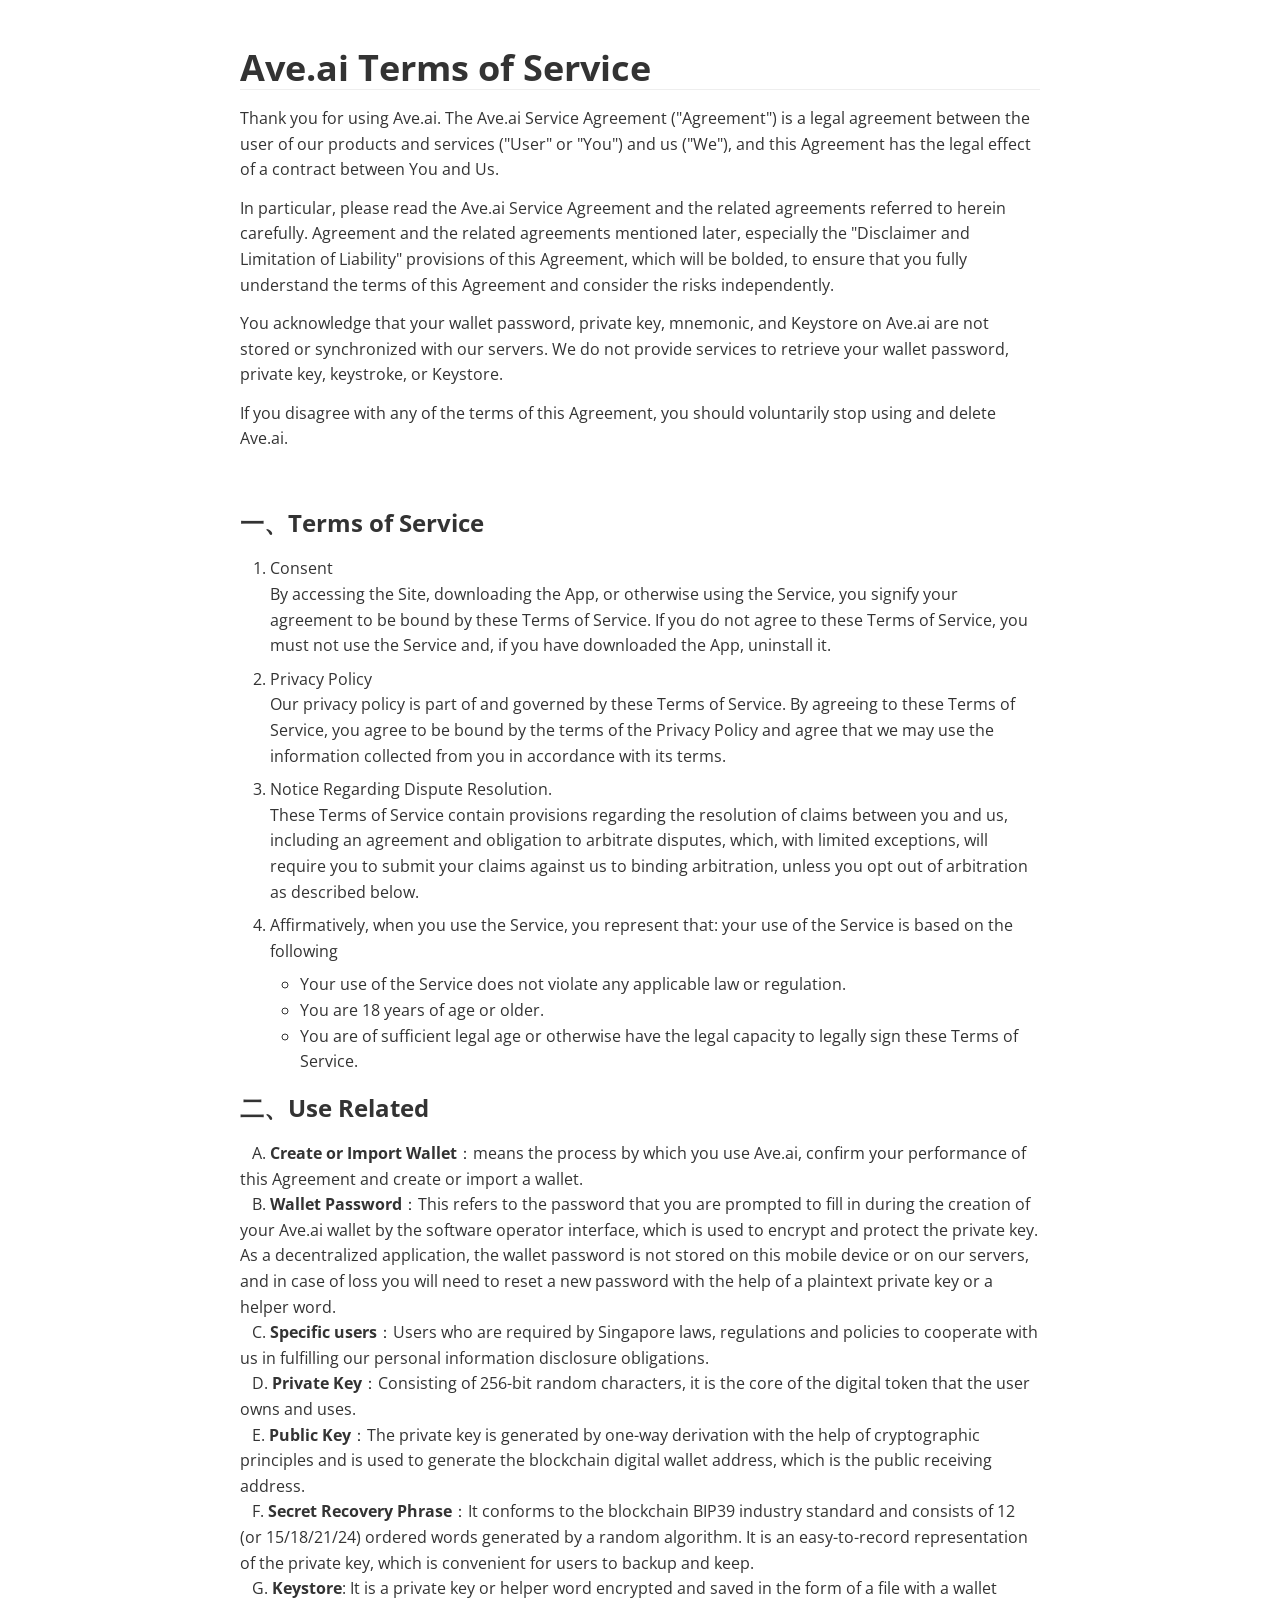
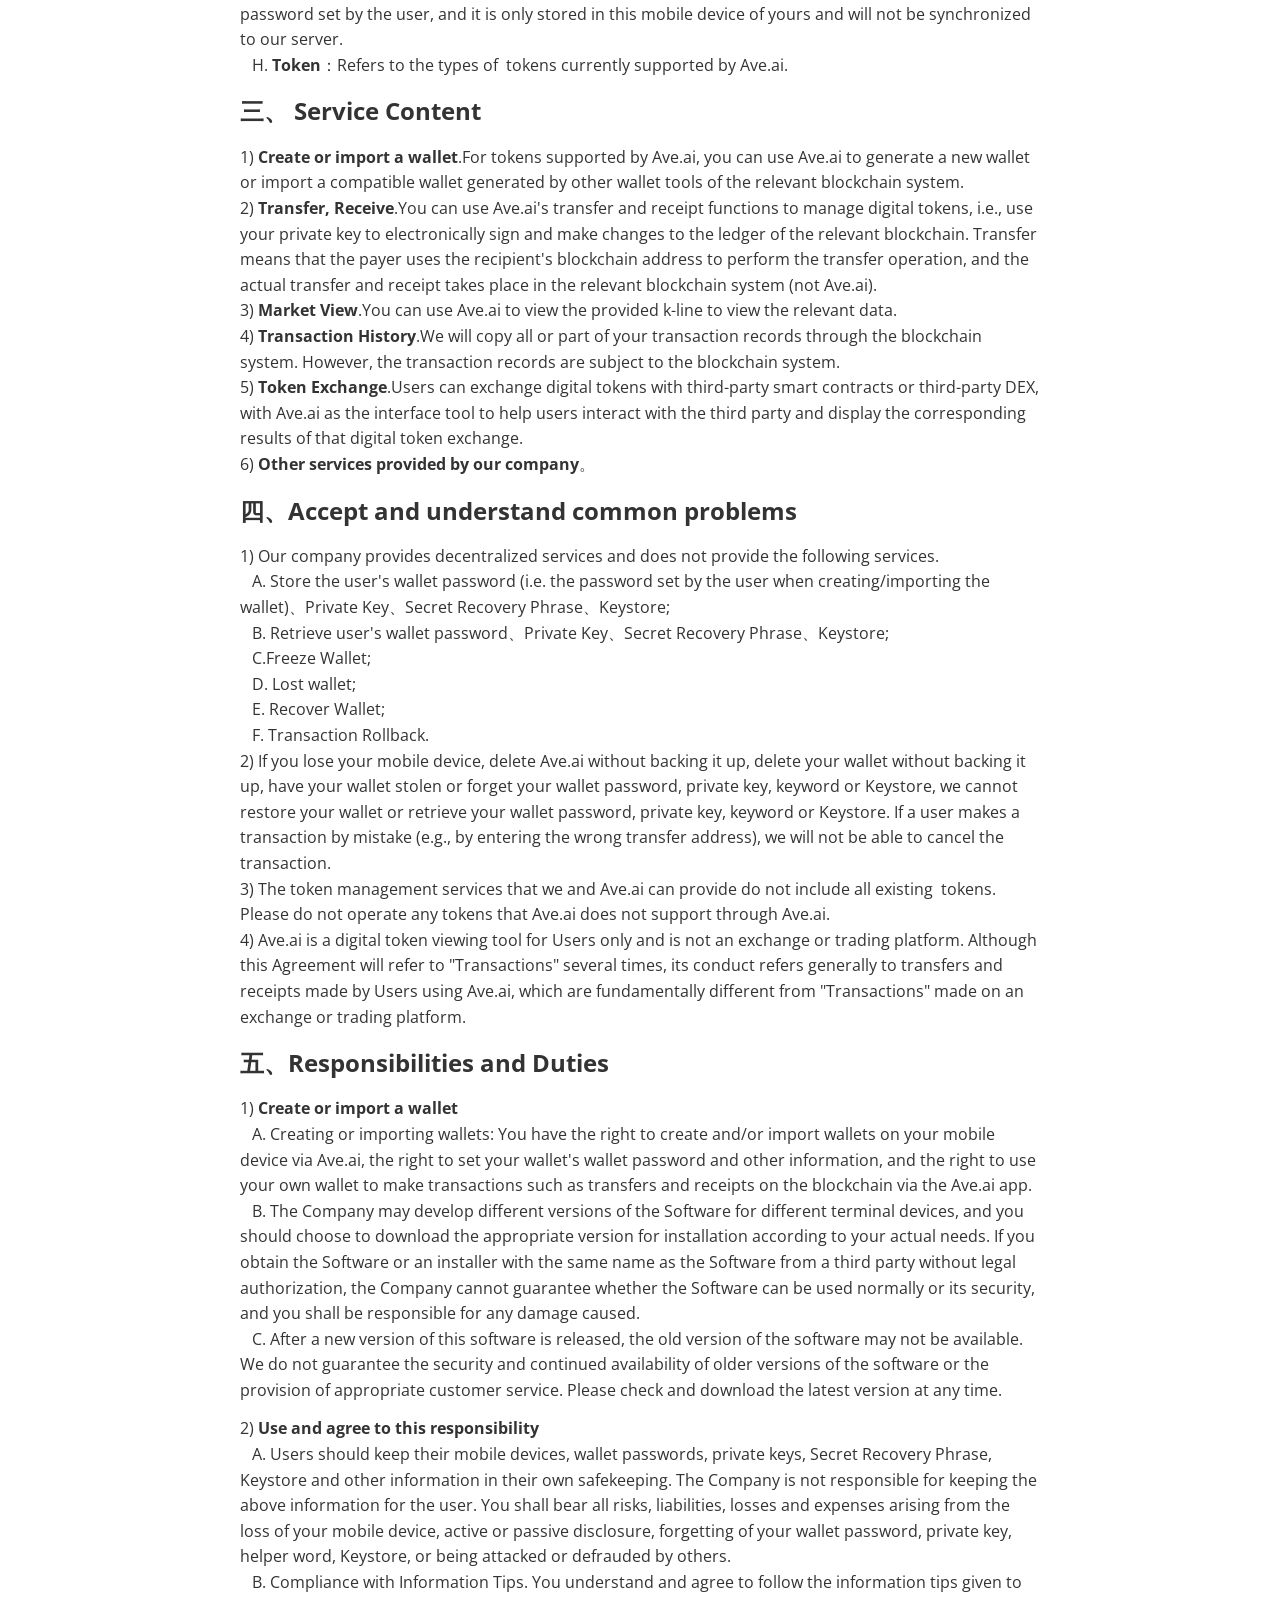
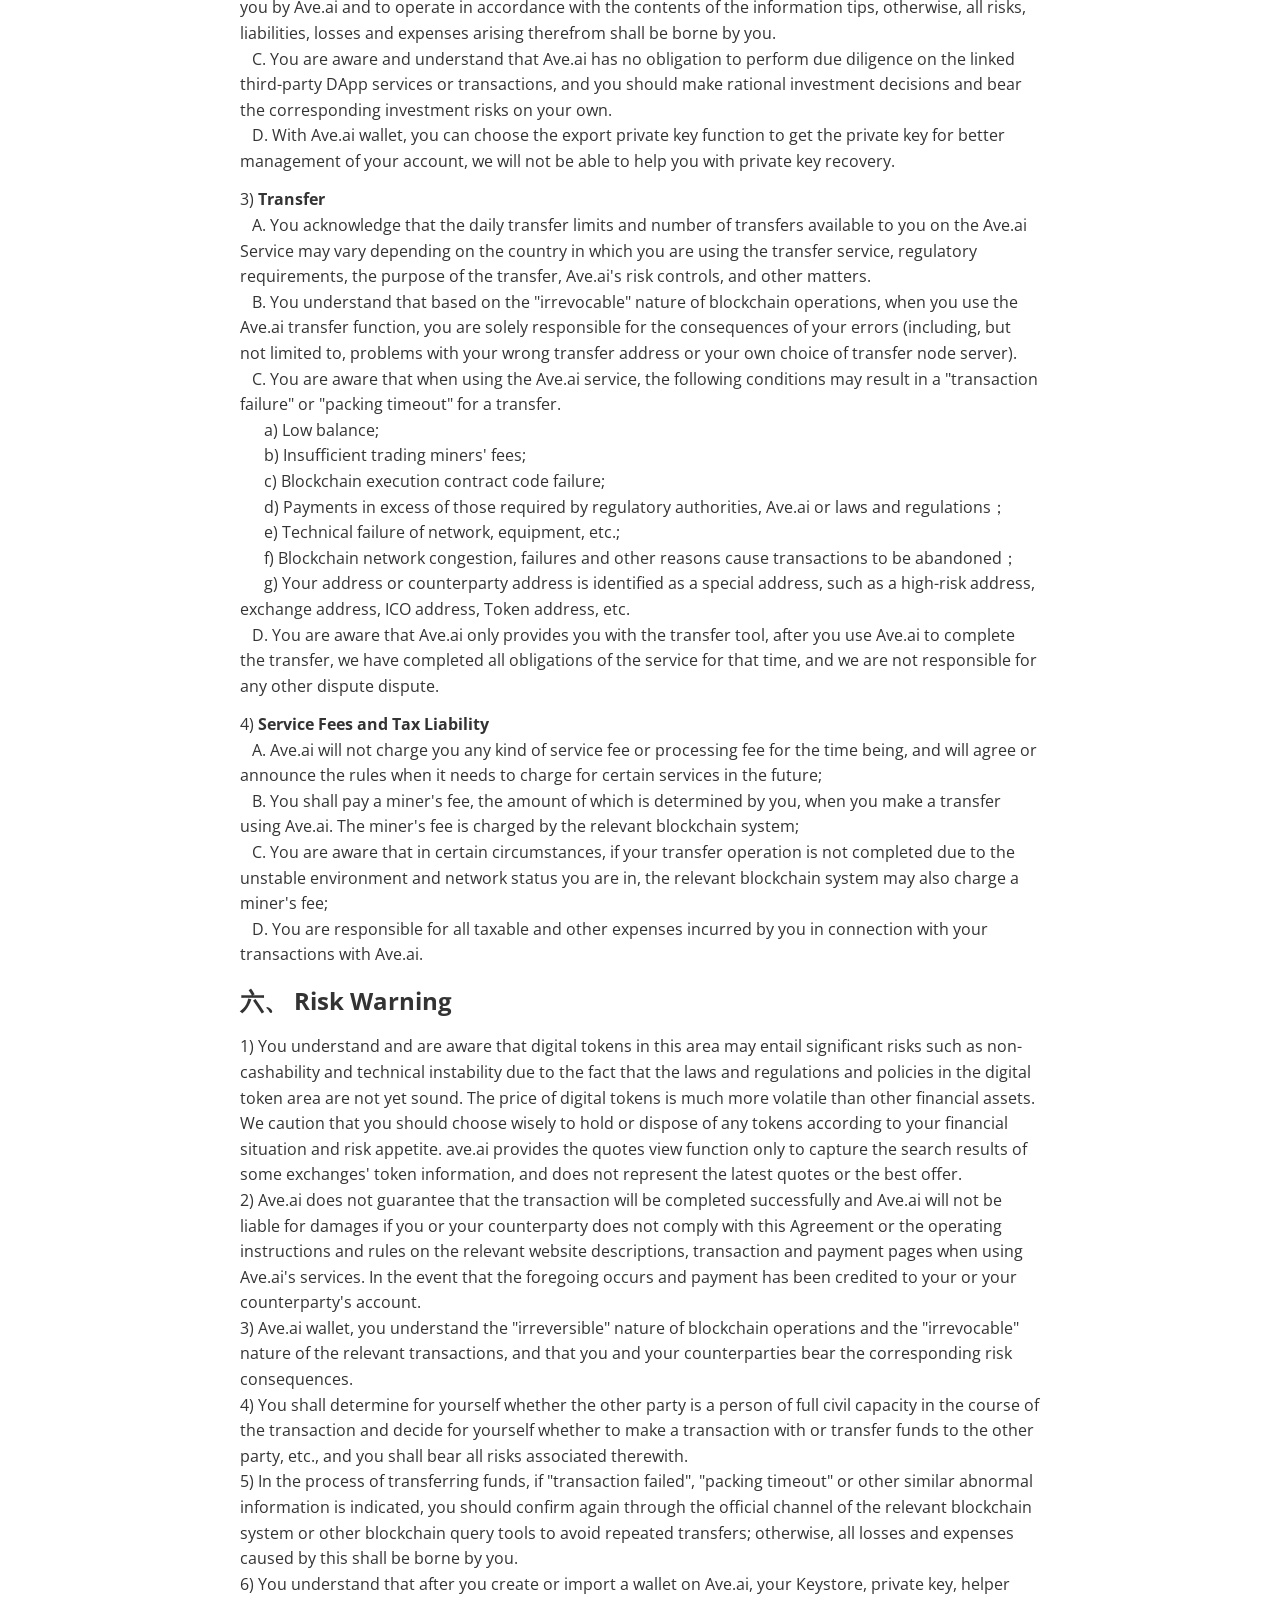
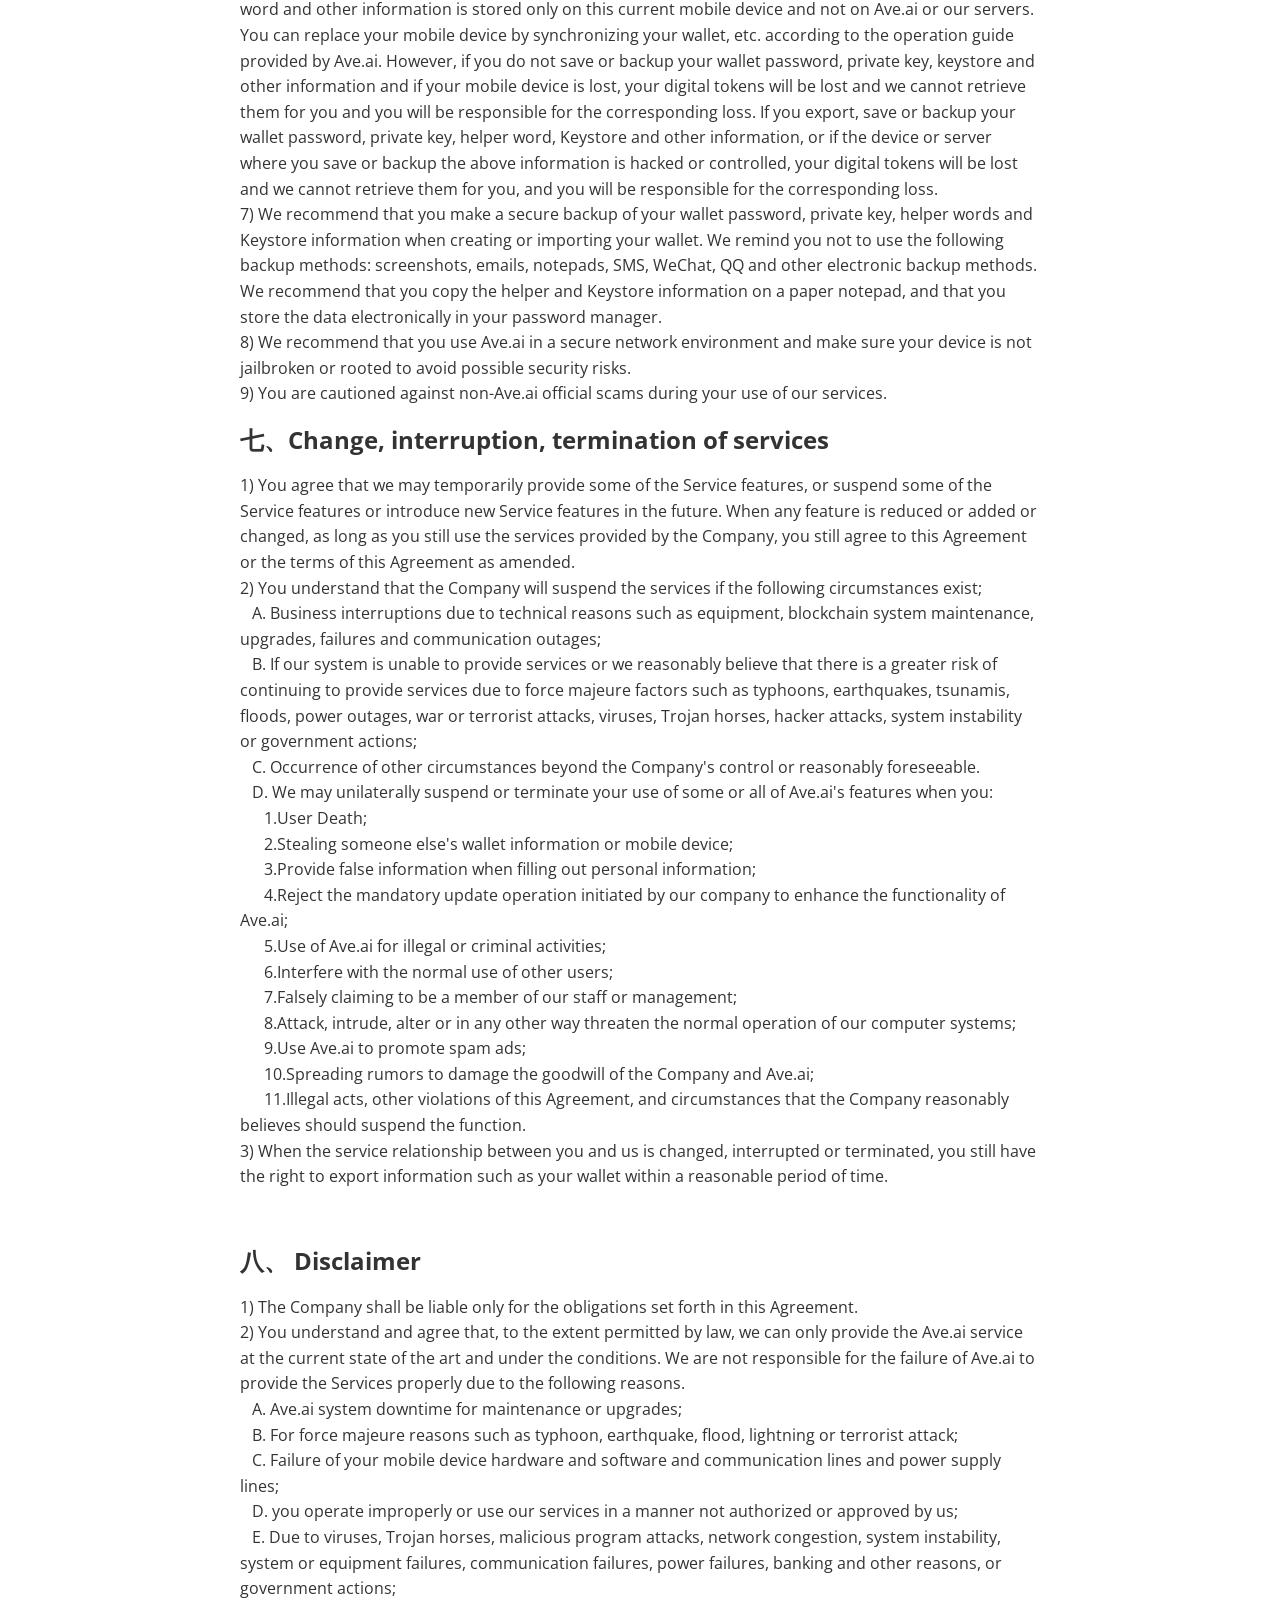
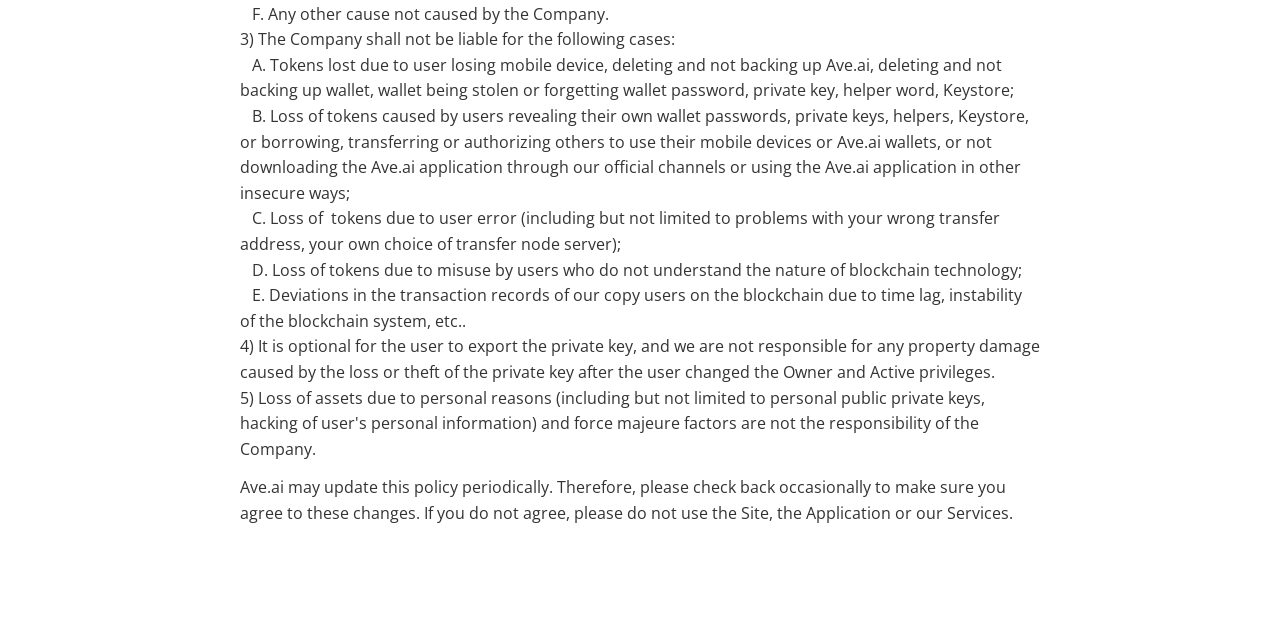
<file: terms-of-service.html>
<!doctype html>
<html>
<head>
<meta charset='UTF-8'><meta name='viewport' content='width=device-width initial-scale=1'>
<title>Ave.ai Terms of Service</title><link href='https://fonts.loli.net/css?family=Open+Sans:400italic,700italic,700,400&subset=latin,latin-ext' rel='stylesheet' type='text/css' /><style type='text/css'>html {overflow-x: initial !important;}:root { --bg-color: #ffffff; --text-color: #333333; --select-text-bg-color: #B5D6FC; --select-text-font-color: auto; --monospace: "Lucida Console",Consolas,"Courier",monospace; --title-bar-height: 20px; }
.mac-os-11 { --title-bar-height: 28px; }
html { font-size: 14px; background-color: var(--bg-color); color: var(--text-color); font-family: "Helvetica Neue", Helvetica, Arial, sans-serif; -webkit-font-smoothing: antialiased; }
body { margin: 0px; padding: 0px; height: auto; bottom: 0px; top: 0px; left: 0px; right: 0px; font-size: 1rem; line-height: 1.42857143; overflow-x: hidden; background-image: inherit; background-size: inherit; background-attachment: inherit; background-origin: inherit; background-clip: inherit; background-color: inherit; tab-size: 4; background-position: inherit inherit; background-repeat: inherit inherit; }
iframe { margin: auto; }
a.url { word-break: break-all; }
a:active, a:hover { outline: 0px; }
.in-text-selection, ::selection { text-shadow: none; background: var(--select-text-bg-color); color: var(--select-text-font-color); }
#write { margin: 0px auto; height: auto; width: inherit; word-break: normal; word-wrap: break-word; position: relative; white-space: normal; overflow-x: visible; padding-top: 36px; }
#write.first-line-indent p { text-indent: 2em; }
#write.first-line-indent li p, #write.first-line-indent p * { text-indent: 0px; }
#write.first-line-indent li { margin-left: 2em; }
.for-image #write { padding-left: 8px; padding-right: 8px; }
body.typora-export { padding-left: 30px; padding-right: 30px; }
.typora-export .footnote-line, .typora-export li, .typora-export p { white-space: pre-wrap; }
.typora-export .task-list-item input { pointer-events: none; }
@media screen and (max-width: 500px) { 
  body.typora-export { padding-left: 0px; padding-right: 0px; }
  #write { padding-left: 20px; padding-right: 20px; }
  .CodeMirror-sizer { margin-left: 0px !important; }
  .CodeMirror-gutters { display: none !important; }
}
#write li > figure:last-child { margin-bottom: 0.5rem; }
#write ol, #write ul { position: relative; }
img { max-width: 100%; vertical-align: middle; image-orientation: from-image; }
button, input, select, textarea { color: inherit; font-family: inherit; font-size: inherit; font-style: inherit; font-variant-caps: inherit; font-weight: inherit; font-stretch: inherit; line-height: inherit; }
input[type="checkbox"], input[type="radio"] { line-height: normal; padding: 0px; }
*, ::after, ::before { box-sizing: border-box; }
#write h1, #write h2, #write h3, #write h4, #write h5, #write h6, #write p, #write pre { width: inherit; }
#write h1, #write h2, #write h3, #write h4, #write h5, #write h6, #write p { position: relative; }
p { line-height: inherit; }
h1, h2, h3, h4, h5, h6 { break-after: avoid-page; break-inside: avoid; orphans: 4; }
p { orphans: 4; }
h1 { font-size: 2rem; }
h2 { font-size: 1.8rem; }
h3 { font-size: 1.6rem; }
h4 { font-size: 1.4rem; }
h5 { font-size: 1.2rem; }
h6 { font-size: 1rem; }
.md-math-block, .md-rawblock, h1, h2, h3, h4, h5, h6, p { margin-top: 1rem; margin-bottom: 1rem; }
.hidden { display: none; }
.md-blockmeta { color: rgb(204, 204, 204); font-weight: 700; font-style: italic; }
a { cursor: pointer; }
sup.md-footnote { padding: 2px 4px; background-color: rgba(238, 238, 238, 0.7); color: rgb(85, 85, 85); border-top-left-radius: 4px; border-top-right-radius: 4px; border-bottom-right-radius: 4px; border-bottom-left-radius: 4px; cursor: pointer; }
sup.md-footnote a, sup.md-footnote a:hover { color: inherit; text-transform: inherit; text-decoration: inherit; }
#write input[type="checkbox"] { cursor: pointer; width: inherit; height: inherit; }
figure { overflow-x: auto; margin: 1.2em 0px; max-width: calc(100% + 16px); padding: 0px; }
figure > table { margin: 0px; }
tr { break-inside: avoid; break-after: auto; }
thead { display: table-header-group; }
table { border-collapse: collapse; border-spacing: 0px; width: 100%; overflow: auto; break-inside: auto; text-align: left; }
table.md-table td { min-width: 32px; }
.CodeMirror-gutters { border-right-width: 0px; background-color: inherit; }
.CodeMirror-linenumber { }
.CodeMirror { text-align: left; }
.CodeMirror-placeholder { opacity: 0.3; }
.CodeMirror pre { padding: 0px 4px; }
.CodeMirror-lines { padding: 0px; }
div.hr:focus { cursor: none; }
#write pre { white-space: pre-wrap; }
#write.fences-no-line-wrapping pre { white-space: pre; }
#write pre.ty-contain-cm { white-space: normal; }
.CodeMirror-gutters { margin-right: 4px; }
.md-fences { font-size: 0.9rem; display: block; break-inside: avoid; text-align: left; overflow: visible; white-space: pre; background-image: inherit; background-size: inherit; background-attachment: inherit; background-origin: inherit; background-clip: inherit; background-color: inherit; position: relative !important; background-position: inherit inherit; background-repeat: inherit inherit; }
.md-diagram-panel { width: 100%; margin-top: 10px; text-align: center; padding-top: 0px; padding-bottom: 8px; overflow-x: auto; }
#write .md-fences.mock-cm { white-space: pre-wrap; }
.md-fences.md-fences-with-lineno { padding-left: 0px; }
#write.fences-no-line-wrapping .md-fences.mock-cm { white-space: pre; overflow-x: auto; }
.md-fences.mock-cm.md-fences-with-lineno { padding-left: 8px; }
.CodeMirror-line, twitterwidget { break-inside: avoid; }
.footnotes { opacity: 0.8; font-size: 0.9rem; margin-top: 1em; margin-bottom: 1em; }
.footnotes + .footnotes { margin-top: 0px; }
.md-reset { margin: 0px; padding: 0px; border: 0px; outline: 0px; vertical-align: top; text-decoration: none; text-shadow: none; float: none; position: static; width: auto; height: auto; white-space: nowrap; cursor: inherit; line-height: normal; font-weight: 400; text-align: left; box-sizing: content-box; direction: ltr; background-position: 0px 0px; background-repeat: initial initial; }
li div { padding-top: 0px; }
blockquote { margin: 1rem 0px; }
li .mathjax-block, li p { margin: 0.5rem 0px; }
li blockquote { margin: 1rem 0px; }
li { margin: 0px; position: relative; }
blockquote > :last-child { margin-bottom: 0px; }
blockquote > :first-child, li > :first-child { margin-top: 0px; }
.footnotes-area { color: rgb(136, 136, 136); margin-top: 0.714rem; padding-bottom: 0.143rem; white-space: normal; }
#write .footnote-line { white-space: pre-wrap; }
@media print { 
  body, html { border: 1px solid transparent; height: 99%; break-after: avoid; break-before: avoid; font-variant-ligatures: no-common-ligatures; }
  #write { margin-top: 0px; padding-top: 0px; border-color: transparent !important; }
  .typora-export * { -webkit-print-color-adjust: exact; }
  .typora-export #write { break-after: avoid; }
  .typora-export #write::after { height: 0px; }
  .is-mac table { break-inside: avoid; }
}
.footnote-line { margin-top: 0.714em; font-size: 0.7em; }
a img, img a { cursor: pointer; }
pre.md-meta-block { font-size: 0.8rem; min-height: 0.8rem; white-space: pre-wrap; background-color: rgb(204, 204, 204); display: block; overflow-x: hidden; background-position: initial initial; background-repeat: initial initial; }
p > .md-image:only-child:not(.md-img-error) img, p > img:only-child { display: block; margin: auto; }
#write.first-line-indent p > .md-image:only-child:not(.md-img-error) img { left: -2em; position: relative; }
p > .md-image:only-child { display: inline-block; width: 100%; }
#write .MathJax_Display { margin: 0.8em 0px 0px; }
.md-math-block { width: 100%; }
.md-math-block:not(:empty)::after { display: none; }
.MathJax_ref { fill: currentcolor; }
[contenteditable="true"]:active, [contenteditable="true"]:focus, [contenteditable="false"]:active, [contenteditable="false"]:focus { outline: 0px; box-shadow: none; }
.md-task-list-item { position: relative; list-style-type: none; }
.task-list-item.md-task-list-item { padding-left: 0px; }
.md-task-list-item > input { position: absolute; top: 0px; left: 0px; margin-left: -1.2em; margin-top: calc(1em - 10px); border: none; }
.math { font-size: 1rem; }
.md-toc { min-height: 3.58rem; position: relative; font-size: 0.9rem; border-top-left-radius: 10px; border-top-right-radius: 10px; border-bottom-right-radius: 10px; border-bottom-left-radius: 10px; }
.md-toc-content { position: relative; margin-left: 0px; }
.md-toc-content::after, .md-toc::after { display: none; }
.md-toc-item { display: block; color: rgb(65, 131, 196); }
.md-toc-item a { text-decoration: none; }
.md-toc-inner:hover { text-decoration: underline; }
.md-toc-inner { display: inline-block; cursor: pointer; }
.md-toc-h1 .md-toc-inner { margin-left: 0px; font-weight: 700; }
.md-toc-h2 .md-toc-inner { margin-left: 2em; }
.md-toc-h3 .md-toc-inner { margin-left: 4em; }
.md-toc-h4 .md-toc-inner { margin-left: 6em; }
.md-toc-h5 .md-toc-inner { margin-left: 8em; }
.md-toc-h6 .md-toc-inner { margin-left: 10em; }
@media screen and (max-width: 48em) { 
  .md-toc-h3 .md-toc-inner { margin-left: 3.5em; }
  .md-toc-h4 .md-toc-inner { margin-left: 5em; }
  .md-toc-h5 .md-toc-inner { margin-left: 6.5em; }
  .md-toc-h6 .md-toc-inner { margin-left: 8em; }
}
a.md-toc-inner { font-size: inherit; font-style: inherit; font-weight: inherit; line-height: inherit; }
.footnote-line a:not(.reversefootnote) { color: inherit; }
.md-attr { display: none; }
.md-fn-count::after { content: "."; }
code, pre, samp, tt { font-family: var(--monospace); }
kbd { margin: 0px 0.1em; padding: 0.1em 0.6em; font-size: 0.8em; color: rgb(36, 39, 41); background-color: rgb(255, 255, 255); border: 1px solid rgb(173, 179, 185); border-top-left-radius: 3px; border-top-right-radius: 3px; border-bottom-right-radius: 3px; border-bottom-left-radius: 3px; box-shadow: rgba(12, 13, 14, 0.2) 0px 1px 0px, rgb(255, 255, 255) 0px 0px 0px 2px inset; white-space: nowrap; vertical-align: middle; background-position: initial initial; background-repeat: initial initial; }
.md-comment { color: rgb(162, 127, 3); opacity: 0.8; font-family: var(--monospace); }
code { text-align: left; }
a.md-print-anchor { white-space: pre !important; border: none !important; display: inline-block !important; position: absolute !important; width: 1px !important; right: 0px !important; outline: 0px !important; text-shadow: initial !important; background-position: 0px 0px !important; background-repeat: initial initial !important; }
.md-inline-math .MathJax_SVG .noError { display: none !important; }
.html-for-mac .inline-math-svg .MathJax_SVG { vertical-align: 0.2px; }
.md-math-block .MathJax_SVG_Display { text-align: center; margin: 0px; position: relative; text-indent: 0px; max-width: none; max-height: none; min-height: 0px; min-width: 100%; width: auto; overflow-y: hidden; display: block !important; }
.MathJax_SVG_Display, .md-inline-math .MathJax_SVG_Display { width: auto; margin: inherit; display: inline-block !important; }
.MathJax_SVG .MJX-monospace { font-family: var(--monospace); }
.MathJax_SVG .MJX-sans-serif { font-family: sans-serif; }
.MathJax_SVG { display: inline; font-style: normal; font-weight: 400; line-height: normal; zoom: 90%; text-indent: 0px; text-align: left; text-transform: none; letter-spacing: normal; word-spacing: normal; word-wrap: normal; white-space: nowrap; float: none; direction: ltr; max-width: none; max-height: none; min-width: 0px; min-height: 0px; border: 0px; padding: 0px; margin: 0px; }
.MathJax_SVG * { transition: none; }
.MathJax_SVG_Display svg { vertical-align: middle !important; margin-bottom: 0px !important; margin-top: 0px !important; }
.os-windows.monocolor-emoji .md-emoji { font-family: "Segoe UI Symbol", sans-serif; }
.md-diagram-panel > svg { max-width: 100%; }
[lang="flow"] svg, [lang="mermaid"] svg { max-width: 100%; height: auto; }
[lang="mermaid"] .node text { font-size: 1rem; }
table tr th { border-bottom-width: 0px; }
video { max-width: 100%; display: block; margin: 0px auto; }
iframe { max-width: 100%; width: 100%; border: none; }
.highlight td, .highlight tr { border: 0px; }
mark { background-color: rgb(255, 255, 0); color: rgb(0, 0, 0); background-position: initial initial; background-repeat: initial initial; }
.md-html-inline .md-plain, .md-html-inline strong, mark .md-inline-math, mark strong { color: inherit; }
mark .md-meta { color: rgb(0, 0, 0); opacity: 0.3 !important; }
@media print { 
  .typora-export h1, .typora-export h2, .typora-export h3, .typora-export h4, .typora-export h5, .typora-export h6 { break-inside: avoid; }
}
.md-diagram-panel .messageText { stroke: none !important; }
.md-diagram-panel .start-state { fill: var(--node-fill); }
.md-diagram-panel .edgeLabel rect { opacity: 1 !important; }
.md-require-zoom-fix foreignObject { font-size: var(--mermaid-font-zoom); }


:root {
    --side-bar-bg-color: #fafafa;
    --control-text-color: #777;
}

@include-when-export url(https://fonts.loli.net/css?family=Open+Sans:400italic,700italic,700,400&subset=latin,latin-ext);

/* open-sans-regular - latin-ext_latin */
  /* open-sans-italic - latin-ext_latin */
    /* open-sans-700 - latin-ext_latin */
    /* open-sans-700italic - latin-ext_latin */
  html {
    font-size: 16px;
}

body {
    font-family: "Open Sans","Clear Sans", "Helvetica Neue", Helvetica, Arial, sans-serif;
    color: rgb(51, 51, 51);
    line-height: 1.6;
}

#write {
    max-width: 860px;
  	margin: 0 auto;
  	padding: 30px;
    padding-bottom: 100px;
}

@media only screen and (min-width: 1400px) {
	#write {
		max-width: 1024px;
	}
}

@media only screen and (min-width: 1800px) {
	#write {
		max-width: 1200px;
	}
}

#write > ul:first-child,
#write > ol:first-child{
    margin-top: 30px;
}

a {
    color: #4183C4;
}
h1,
h2,
h3,
h4,
h5,
h6 {
    position: relative;
    margin-top: 1rem;
    margin-bottom: 1rem;
    font-weight: bold;
    line-height: 1.4;
    cursor: text;
}
h1:hover a.anchor,
h2:hover a.anchor,
h3:hover a.anchor,
h4:hover a.anchor,
h5:hover a.anchor,
h6:hover a.anchor {
    text-decoration: none;
}
h1 tt,
h1 code {
    font-size: inherit;
}
h2 tt,
h2 code {
    font-size: inherit;
}
h3 tt,
h3 code {
    font-size: inherit;
}
h4 tt,
h4 code {
    font-size: inherit;
}
h5 tt,
h5 code {
    font-size: inherit;
}
h6 tt,
h6 code {
    font-size: inherit;
}
h1 {
    font-size: 2.25em;
    line-height: 1.2;
    border-bottom: 1px solid #eee;
}
h2 {
    font-size: 1.75em;
    line-height: 1.225;
    border-bottom: 1px solid #eee;
}

/*@media print {
    .typora-export h1,
    .typora-export h2 {
        border-bottom: none;
        padding-bottom: initial;
    }

    .typora-export h1::after,
    .typora-export h2::after {
        content: "";
        display: block;
        height: 100px;
        margin-top: -96px;
        border-top: 1px solid #eee;
    }
}*/

h3 {
    font-size: 1.5em;
    line-height: 1.43;
}
h4 {
    font-size: 1.25em;
}
h5 {
    font-size: 1em;
}
h6 {
   font-size: 1em;
    color: #777;
}
p,
blockquote,
ul,
ol,
dl,
table{
    margin: 0.8em 0;
}
li>ol,
li>ul {
    margin: 0 0;
}
hr {
    height: 2px;
    padding: 0;
    margin: 16px 0;
    background-color: #e7e7e7;
    border: 0 none;
    overflow: hidden;
    box-sizing: content-box;
}

li p.first {
    display: inline-block;
}
ul,
ol {
    padding-left: 30px;
}
ul:first-child,
ol:first-child {
    margin-top: 0;
}
ul:last-child,
ol:last-child {
    margin-bottom: 0;
}
blockquote {
    border-left: 4px solid #dfe2e5;
    padding: 0 15px;
    color: #777777;
}
blockquote blockquote {
    padding-right: 0;
}
table {
    padding: 0;
    word-break: initial;
}
table tr {
    border-top: 1px solid #dfe2e5;
    margin: 0;
    padding: 0;
}
table tr:nth-child(2n),
thead {
    background-color: #f8f8f8;
}
table th {
    font-weight: bold;
    border: 1px solid #dfe2e5;
    border-bottom: 0;
    margin: 0;
    padding: 6px 13px;
}
table td {
    border: 1px solid #dfe2e5;
    margin: 0;
    padding: 6px 13px;
}
table th:first-child,
table td:first-child {
    margin-top: 0;
}
table th:last-child,
table td:last-child {
    margin-bottom: 0;
}

.CodeMirror-lines {
    padding-left: 4px;
}

.code-tooltip {
    box-shadow: 0 1px 1px 0 rgba(0,28,36,.3);
    border-top: 1px solid #eef2f2;
}

.md-fences,
code,
tt {
    border: 1px solid #e7eaed;
    background-color: #f8f8f8;
    border-radius: 3px;
    padding: 0;
    padding: 2px 4px 0px 4px;
    font-size: 0.9em;
}

code {
    background-color: #f3f4f4;
    padding: 0 2px 0 2px;
}

.md-fences {
    margin-bottom: 15px;
    margin-top: 15px;
    padding-top: 8px;
    padding-bottom: 6px;
}


.md-task-list-item > input {
  margin-left: -1.3em;
}

@media print {
    html {
        font-size: 13px;
    }
    table,
    pre {
        page-break-inside: avoid;
    }
    pre {
        word-wrap: break-word;
    }
}

.md-fences {
	background-color: #f8f8f8;
}
#write pre.md-meta-block {
	padding: 1rem;
    font-size: 85%;
    line-height: 1.45;
    background-color: #f7f7f7;
    border: 0;
    border-radius: 3px;
    color: #777777;
    margin-top: 0 !important;
}

.mathjax-block>.code-tooltip {
	bottom: .375rem;
}

.md-mathjax-midline {
    background: #fafafa;
}

#write>h3.md-focus:before{
	left: -1.5625rem;
	top: .375rem;
}
#write>h4.md-focus:before{
	left: -1.5625rem;
	top: .285714286rem;
}
#write>h5.md-focus:before{
	left: -1.5625rem;
	top: .285714286rem;
}
#write>h6.md-focus:before{
	left: -1.5625rem;
	top: .285714286rem;
}
.md-image>.md-meta {
    /*border: 1px solid #ddd;*/
    border-radius: 3px;
    padding: 2px 0px 0px 4px;
    font-size: 0.9em;
    color: inherit;
}

.md-tag {
    color: #a7a7a7;
    opacity: 1;
}

.md-toc { 
    margin-top:20px;
    padding-bottom:20px;
}

.sidebar-tabs {
    border-bottom: none;
}

#typora-quick-open {
    border: 1px solid #ddd;
    background-color: #f8f8f8;
}

#typora-quick-open-item {
    background-color: #FAFAFA;
    border-color: #FEFEFE #e5e5e5 #e5e5e5 #eee;
    border-style: solid;
    border-width: 1px;
}

/** focus mode */
.on-focus-mode blockquote {
    border-left-color: rgba(85, 85, 85, 0.12);
}

header, .context-menu, .megamenu-content, footer{
    font-family: "Segoe UI", "Arial", sans-serif;
}

.file-node-content:hover .file-node-icon,
.file-node-content:hover .file-node-open-state{
    visibility: visible;
}

.mac-seamless-mode #typora-sidebar {
    background-color: #fafafa;
    background-color: var(--side-bar-bg-color);
}

.md-lang {
    color: #b4654d;
}

.html-for-mac .context-menu {
    --item-hover-bg-color: #E6F0FE;
}

#md-notification .btn {
    border: 0;
}

.dropdown-menu .divider {
    border-color: #e5e5e5;
}

.ty-preferences .window-content {
    background-color: #fafafa;
}

.ty-preferences .nav-group-item.active {
    color: white;
    background: #999;
}

 :root {--mermaid-font-zoom:1em ;} 
</style>
</head>
<body class='typora-export'>
<div id='write'  class=''><h1><a name="aveai-terms-of-service" class="md-header-anchor"></a><span>Ave.ai Terms of Service</span></h1><p><span>Thank you for using Ave.ai. The Ave.ai Service Agreement (&quot;Agreement&quot;) is a legal agreement between the user of our products and services (&quot;User&quot; or &quot;You&quot;) and us (&quot;We&quot;), and this Agreement has the legal effect of a contract between You and Us. </span></p><p><span>In particular, please read the Ave.ai Service Agreement and the related agreements referred to herein carefully. Agreement and the related agreements mentioned later, especially the &quot;Disclaimer and Limitation of Liability&quot; provisions of this Agreement, which will be bolded, to ensure that you fully understand the terms of this Agreement and consider the risks independently.</span></p><p><span>You acknowledge that your wallet password, private key, mnemonic, and Keystore on Ave.ai are not stored or synchronized with our servers. We do not provide services to retrieve your wallet password, private key, keystroke, or Keystore. </span></p><p><span>If you disagree with any of the terms of this Agreement, you should voluntarily stop using and delete Ave.ai.</span></p><p>&nbsp;</p><h3><a name="一terms-of-service" class="md-header-anchor"></a><span>一、Terms of Service</span></h3><ol start='' ><li><p><span>Consent</span>
<span>By accessing the Site, downloading the App, or otherwise using the Service, you signify your agreement to be bound by these Terms of Service. If you do not agree to these Terms of Service, you must not use the Service and, if you have downloaded the App, uninstall it.</span></p></li><li><p><span>Privacy Policy</span>
<span>Our privacy policy is part of and governed by these Terms of Service. By agreeing to these Terms of Service, you agree to be bound by the terms of the Privacy Policy and agree that we may use the information collected from you in accordance with its terms.</span></p></li><li><p><span>Notice Regarding Dispute Resolution.</span>
<span>These Terms of Service contain provisions regarding the resolution of claims between you and us, including an agreement and obligation to arbitrate disputes, which, with limited exceptions, will require you to submit your claims against us to binding arbitration, unless you opt out of arbitration as described below.</span></p></li><li><p><span>Affirmatively, when you use the Service, you represent that: your use of the Service is based on the following</span></p><ul><li><span>Your use of the Service does not violate any applicable law or regulation.</span></li><li><span>You are 18 years of age or older.</span></li><li><span>You are of sufficient legal age or otherwise have the legal capacity to legally sign these Terms of Service.</span></li></ul></li></ol><h3><a name="二use-related" class="md-header-anchor"></a><span>二、Use Related</span></h3><p><span>   A. </span><strong><span>Create or Import Wallet</span></strong><span>：means the process by which you use Ave.ai, confirm your performance of this Agreement and create or import a wallet.</span>
<span>   B. </span><strong><span>Wallet Password</span></strong><span>：This refers to the password that you are prompted to fill in during the creation of your Ave.ai wallet by the software operator interface, which is used to encrypt and protect the private key. As a decentralized application, the wallet password is not stored on this mobile device or on our servers, and in case of loss you will need to reset a new password with the help of a plaintext private key or a helper word.</span>
<span>   C. </span><strong><span>Specific users</span></strong><span>：Users who are required by Singapore laws, regulations and policies to cooperate with us in fulfilling our personal information disclosure obligations.</span>
<span>   D. </span><strong><span>Private Key</span></strong><span>：Consisting of 256-bit random characters, it is the core of the digital token that the user owns and uses.</span>
<span>   E. </span><strong><span>Public Key</span></strong><span>：The private key is generated by one-way derivation with the help of cryptographic principles and is used to generate the blockchain digital wallet address, which is the public receiving address.</span>
<span>   F. </span><strong><span>Secret Recovery Phrase</span></strong><span>：It conforms to the blockchain BIP39 industry standard and consists of 12 (or 15/18/21/24) ordered words generated by a random algorithm. It is an easy-to-record representation of the private key, which is convenient for users to backup and keep.</span>
<span>   G. </span><strong><span>Keystore</span></strong><span>: It is a private key or helper word encrypted and saved in the form of a file with a wallet password set by the user, and it is only stored in this mobile device of yours and will not be synchronized to our server.</span>
<span>   H. </span><strong><span>Token</span></strong><span>：Refers to the types of  tokens currently supported by Ave.ai. </span></p><h3><a name="三-service-content" class="md-header-anchor"></a><span>三、 Service Content</span></h3><p><span>1) </span><strong><span>Create or import a wallet</span></strong><span>.For tokens supported by Ave.ai, you can use Ave.ai to generate a new wallet or import a compatible wallet generated by other wallet tools of the relevant blockchain system.</span>
<span>2) </span><strong><span>Transfer, Receive</span></strong><span>.You can use Ave.ai&#39;s transfer and receipt functions to manage digital tokens, i.e., use your private key to electronically sign and make changes to the ledger of the relevant blockchain. Transfer means that the payer uses the recipient&#39;s blockchain address to perform the transfer operation, and the actual transfer and receipt takes place in the relevant blockchain system (not Ave.ai).</span>
<span>3) </span><strong><span>Market View</span></strong><span>.You can use Ave.ai to view the provided k-line to view the relevant data.</span>
<span>4) </span><strong><span>Transaction History</span></strong><span>.We will copy all or part of your transaction records through the blockchain system. However, the transaction records are subject to the blockchain system.</span>
<span>5) </span><strong><span>Token Exchange</span></strong><span>.Users can exchange digital tokens with third-party smart contracts or third-party DEX, with Ave.ai as the interface tool to help users interact with the third party and display the corresponding results of that digital token exchange.</span>
<span>6) </span><strong><span>Other services provided by our company</span></strong><span>。</span></p><h3><a name="四accept-and-understand-common-problems" class="md-header-anchor"></a><span>四、Accept and understand common problems</span></h3><p><span>1) Our company provides decentralized services and does not provide the following services.</span>
<span>   A. Store the user&#39;s wallet password (i.e. the password set by the user when creating/importing the wallet)、Private Key、Secret Recovery Phrase、Keystore;</span>
<span>   B. Retrieve user&#39;s wallet password、Private Key、Secret Recovery Phrase、Keystore;</span>
<span>   C.Freeze Wallet;</span>
<span>   D. Lost wallet;</span>
<span>   E. Recover Wallet;</span>
<span>   F. Transaction Rollback.</span>
<span>2) If you lose your mobile device, delete Ave.ai without backing it up, delete your wallet without backing it up, have your wallet stolen or forget your wallet password, private key, keyword or Keystore, we cannot restore your wallet or retrieve your wallet password, private key, keyword or Keystore. If a user makes a transaction by mistake (e.g., by entering the wrong transfer address), we will not be able to cancel the transaction.</span>
<span>3) The token management services that we and Ave.ai can provide do not include all existing  tokens. Please do not operate any tokens that Ave.ai does not support through Ave.ai.</span>
<span>4) Ave.ai is a digital token viewing tool for Users only and is not an exchange or trading platform. Although this Agreement will refer to &quot;Transactions&quot; several times, its conduct refers generally to transfers and receipts made by Users using Ave.ai, which are fundamentally different from &quot;Transactions&quot; made on an exchange or trading platform.</span></p><h3><a name="五responsibilities-and-duties" class="md-header-anchor"></a><span>五、Responsibilities and Duties</span></h3><p><span>1) </span><strong><span>Create or import a wallet</span></strong>
<span>   A. Creating or importing wallets: You have the right to create and/or import wallets on your mobile device via Ave.ai, the right to set your wallet&#39;s wallet password and other information, and the right to use your own wallet to make transactions such as transfers and receipts on the blockchain via the Ave.ai app.</span>
<span>   B. The Company may develop different versions of the Software for different terminal devices, and you should choose to download the appropriate version for installation according to your actual needs. If you obtain the Software or an installer with the same name as the Software from a third party without legal authorization, the Company cannot guarantee whether the Software can be used normally or its security, and you shall be responsible for any damage caused.</span>
<span>   C. After a new version of this software is released, the old version of the software may not be available. We do not guarantee the security and continued availability of older versions of the software or the provision of appropriate customer service. Please check and download the latest version at any time.</span></p><p><span>2) </span><strong><span>Use and agree to this responsibility</span></strong>
<span>   A. Users should keep their mobile devices, wallet passwords, private keys, Secret Recovery Phrase, Keystore and other information in their own safekeeping. The Company is not responsible for keeping the above information for the user. You shall bear all risks, liabilities, losses and expenses arising from the loss of your mobile device, active or passive disclosure, forgetting of your wallet password, private key, helper word, Keystore, or being attacked or defrauded by others.</span>
<span>   B. Compliance with Information Tips. You understand and agree to follow the information tips given to you by Ave.ai and to operate in accordance with the contents of the information tips, otherwise, all risks, liabilities, losses and expenses arising therefrom shall be borne by you.</span>
<span>   C. You are aware and understand that Ave.ai has no obligation to perform due diligence on the linked third-party DApp services or transactions, and you should make rational investment decisions and bear the corresponding investment risks on your own.</span>
<span>   D. With Ave.ai wallet, you can choose the export private key function to get the private key for better management of your account, we will not be able to help you with private key recovery.</span></p><p><span>3) </span><strong><span>Transfer</span></strong>
<span>   A. You acknowledge that the daily transfer limits and number of transfers available to you on the Ave.ai Service may vary depending on the country in which you are using the transfer service, regulatory requirements, the purpose of the transfer, Ave.ai&#39;s risk controls, and other matters.</span>
<span>   B. You understand that based on the &quot;irrevocable&quot; nature of blockchain operations, when you use the Ave.ai transfer function, you are solely responsible for the consequences of your errors (including, but not limited to, problems with your wrong transfer address or your own choice of transfer node server).</span>
<span>   C. You are aware that when using the Ave.ai service, the following conditions may result in a &quot;transaction failure&quot; or &quot;packing timeout&quot; for a transfer.</span>
<span>      a) Low balance;</span>
<span>      b) Insufficient trading miners&#39; fees;</span>
<span>      c) Blockchain execution contract code failure;</span>
<span>      d) Payments in excess of those required by regulatory authorities, Ave.ai or laws and regulations；</span>
<span>      e) Technical failure of network, equipment, etc.;</span>
<span>      f) Blockchain network congestion, failures and other reasons cause transactions to be abandoned；</span>
<span>      g) Your address or counterparty address is identified as a special address, such as a high-risk address, exchange address, ICO address, Token address, etc.</span>
<span>   D. You are aware that Ave.ai only provides you with the transfer tool, after you use Ave.ai to complete the transfer, we have completed all obligations of the service for that time, and we are not responsible for any other dispute dispute.</span></p><p><span>4) </span><strong><span>Service Fees and Tax Liability</span></strong>
<span>   A. Ave.ai will not charge you any kind of service fee or processing fee for the time being, and will agree or announce the rules when it needs to charge for certain services in the future;</span>
<span>   B. You shall pay a miner&#39;s fee, the amount of which is determined by you, when you make a transfer using Ave.ai. The miner&#39;s fee is charged by the relevant blockchain system;</span>
<span>   C. You are aware that in certain circumstances, if your transfer operation is not completed due to the unstable environment and network status you are in, the relevant blockchain system may also charge a miner&#39;s fee;</span>
<span>   D. You are responsible for all taxable and other expenses incurred by you in connection with your transactions with Ave.ai.</span></p><h3><a name="六-risk-warning" class="md-header-anchor"></a><span>六、 Risk Warning</span></h3><p><span>1) You understand and are aware that digital tokens in this area may entail significant risks such as non-cashability and technical instability due to the fact that the laws and regulations and policies in the digital token area are not yet sound. The price of digital tokens is much more volatile than other financial assets. We caution that you should choose wisely to hold or dispose of any tokens according to your financial situation and risk appetite. ave.ai provides the quotes view function only to capture the search results of some exchanges&#39; token information, and does not represent the latest quotes or the best offer.</span>
<span>2) Ave.ai does not guarantee that the transaction will be completed successfully and Ave.ai will not be liable for damages if you or your counterparty does not comply with this Agreement or the operating instructions and rules on the relevant website descriptions, transaction and payment pages when using Ave.ai&#39;s services. In the event that the foregoing occurs and payment has been credited to your or your counterparty&#39;s account.</span>
<span>3) Ave.ai wallet, you understand the &quot;irreversible&quot; nature of blockchain operations and the &quot;irrevocable&quot; nature of the relevant transactions, and that you and your counterparties bear the corresponding risk consequences.</span>
<span>4) You shall determine for yourself whether the other party is a person of full civil capacity in the course of the transaction and decide for yourself whether to make a transaction with or transfer funds to the other party, etc., and you shall bear all risks associated therewith.</span>
<span>5) In the process of transferring funds, if &quot;transaction failed&quot;, &quot;packing timeout&quot; or other similar abnormal information is indicated, you should confirm again through the official channel of the relevant blockchain system or other blockchain query tools to avoid repeated transfers; otherwise, all losses and expenses caused by this shall be borne by you.</span>
<span>6) You understand that after you create or import a wallet on Ave.ai, your Keystore, private key, helper word and other information is stored only on this current mobile device and not on Ave.ai or our servers. You can replace your mobile device by synchronizing your wallet, etc. according to the operation guide provided by Ave.ai. However, if you do not save or backup your wallet password, private key, keystore and other information and if your mobile device is lost, your digital tokens will be lost and we cannot retrieve them for you and you will be responsible for the corresponding loss. If you export, save or backup your wallet password, private key, helper word, Keystore and other information, or if the device or server where you save or backup the above information is hacked or controlled, your digital tokens will be lost and we cannot retrieve them for you, and you will be responsible for the corresponding loss.</span>
<span>7) We recommend that you make a secure backup of your wallet password, private key, helper words and Keystore information when creating or importing your wallet. We remind you not to use the following backup methods: screenshots, emails, notepads, SMS, WeChat, QQ and other electronic backup methods. We recommend that you copy the helper and Keystore information on a paper notepad, and that you store the data electronically in your password manager.</span>
<span>8) We recommend that you use Ave.ai in a secure network environment and make sure your device is not jailbroken or rooted to avoid possible security risks.</span>
<span>9) You are cautioned against non-Ave.ai official scams during your use of our services.</span></p><h3><a name="七change-interruption-termination-of-services" class="md-header-anchor"></a><span>七、Change, interruption, termination of services</span></h3><p><span>1) You agree that we may temporarily provide some of the Service features, or suspend some of the Service features or introduce new Service features in the future. When any feature is reduced or added or changed, as long as you still use the services provided by the Company, you still agree to this Agreement or the terms of this Agreement as amended.</span>
<span>2) You understand that the Company will suspend the services if the following circumstances exist;</span>
<span>   A. Business interruptions due to technical reasons such as equipment, blockchain system maintenance, upgrades, failures and communication outages;</span>
<span>   B. If our system is unable to provide services or we reasonably believe that there is a greater risk of continuing to provide services due to force majeure factors such as typhoons, earthquakes, tsunamis, floods, power outages, war or terrorist attacks, viruses, Trojan horses, hacker attacks, system instability or government actions;</span>
<span>   C. Occurrence of other circumstances beyond the Company&#39;s control or reasonably foreseeable.</span>
<span>   D. We may unilaterally suspend or terminate your use of some or all of Ave.ai&#39;s features when you:</span>
<span>      1.User Death;</span>
<span>      2.Stealing someone else&#39;s wallet information or mobile device;</span>
<span>      3.Provide false information when filling out personal information;</span>
<span>      4.Reject the mandatory update operation initiated by our company to enhance the functionality of Ave.ai;</span>
<span>      5.Use of Ave.ai for illegal or criminal activities;</span>
<span>      6.Interfere with the normal use of other users;</span>
<span>      7.Falsely claiming to be a member of our staff or management;</span>
<span>      8.Attack, intrude, alter or in any other way threaten the normal operation of our computer systems;</span>
<span>      9.Use Ave.ai to promote spam ads;</span>
<span>      10.Spreading rumors to damage the goodwill of the Company and Ave.ai;</span>
<span>      11.Illegal acts, other violations of this Agreement, and circumstances that the Company reasonably believes should suspend the function.</span>
<span>3) When the service relationship between you and us is changed, interrupted or terminated, you still have the right to export information such as your wallet within a reasonable period of time.</span></p><p>&nbsp;</p><h3><a name="八-disclaimer" class="md-header-anchor"></a><span>八、 Disclaimer</span></h3><p><span>1) The Company shall be liable only for the obligations set forth in this Agreement.</span>
<span>2) You understand and agree that, to the extent permitted by law, we can only provide the Ave.ai service at the current state of the art and under the conditions. We are not responsible for the failure of Ave.ai to provide the Services properly due to the following reasons.</span>
<span>   A. Ave.ai system downtime for maintenance or upgrades;</span>
<span>   B. For force majeure reasons such as typhoon, earthquake, flood, lightning or terrorist attack;</span>
<span>   C. Failure of your mobile device hardware and software and communication lines and power supply lines;</span>
<span>   D. you operate improperly or use our services in a manner not authorized or approved by us;</span>
<span>   E. Due to viruses, Trojan horses, malicious program attacks, network congestion, system instability, system or equipment failures, communication failures, power failures, banking and other reasons, or government actions;</span>
<span>   F. Any other cause not caused by the Company.</span>
<span>3) The Company shall not be liable for the following cases:</span>
<span>   A. Tokens lost due to user losing mobile device, deleting and not backing up Ave.ai, deleting and not backing up wallet, wallet being stolen or forgetting wallet password, private key, helper word, Keystore;</span>
<span>   B. Loss of tokens caused by users revealing their own wallet passwords, private keys, helpers, Keystore, or borrowing, transferring or authorizing others to use their mobile devices or Ave.ai wallets, or not downloading the Ave.ai application through our official channels or using the Ave.ai application in other insecure ways;</span>
<span>   C. Loss of  tokens due to user error (including but not limited to problems with your wrong transfer address, your own choice of transfer node server);</span>
<span>   D. Loss of tokens due to misuse by users who do not understand the nature of blockchain technology;</span>
<span>   E. Deviations in the transaction records of our copy users on the blockchain due to time lag, instability of the blockchain system, etc..</span>
<span>4) It is optional for the user to export the private key, and we are not responsible for any property damage caused by the loss or theft of the private key after the user changed the Owner and Active privileges.</span>
<span>5) Loss of assets due to personal reasons (including but not limited to personal public private keys, hacking of user&#39;s personal information) and force majeure factors are not the responsibility of the Company.</span></p><p><span>Ave.ai may update this policy periodically. Therefore, please check back occasionally to make sure you agree to these changes. If you do not agree, please do not use the Site, the Application or our Services.</span></p></div>
</body>
</html>
</file>
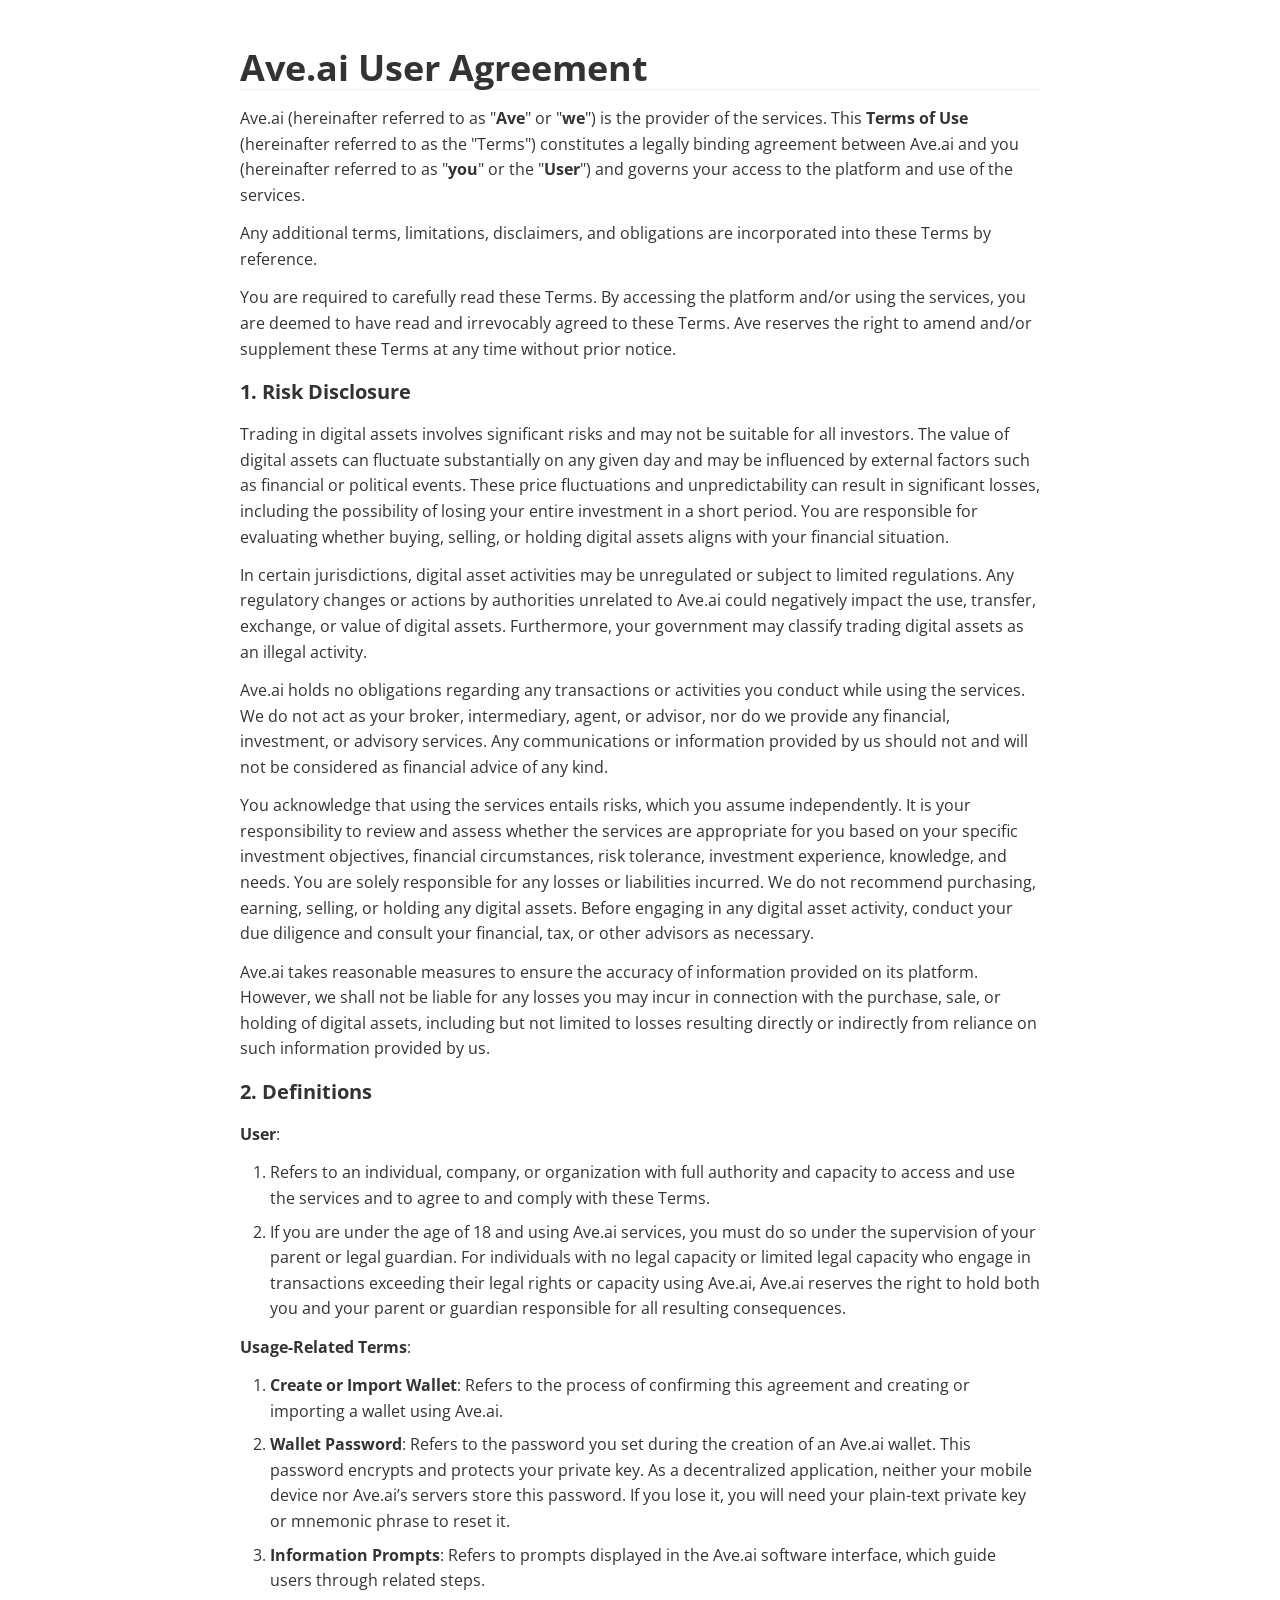
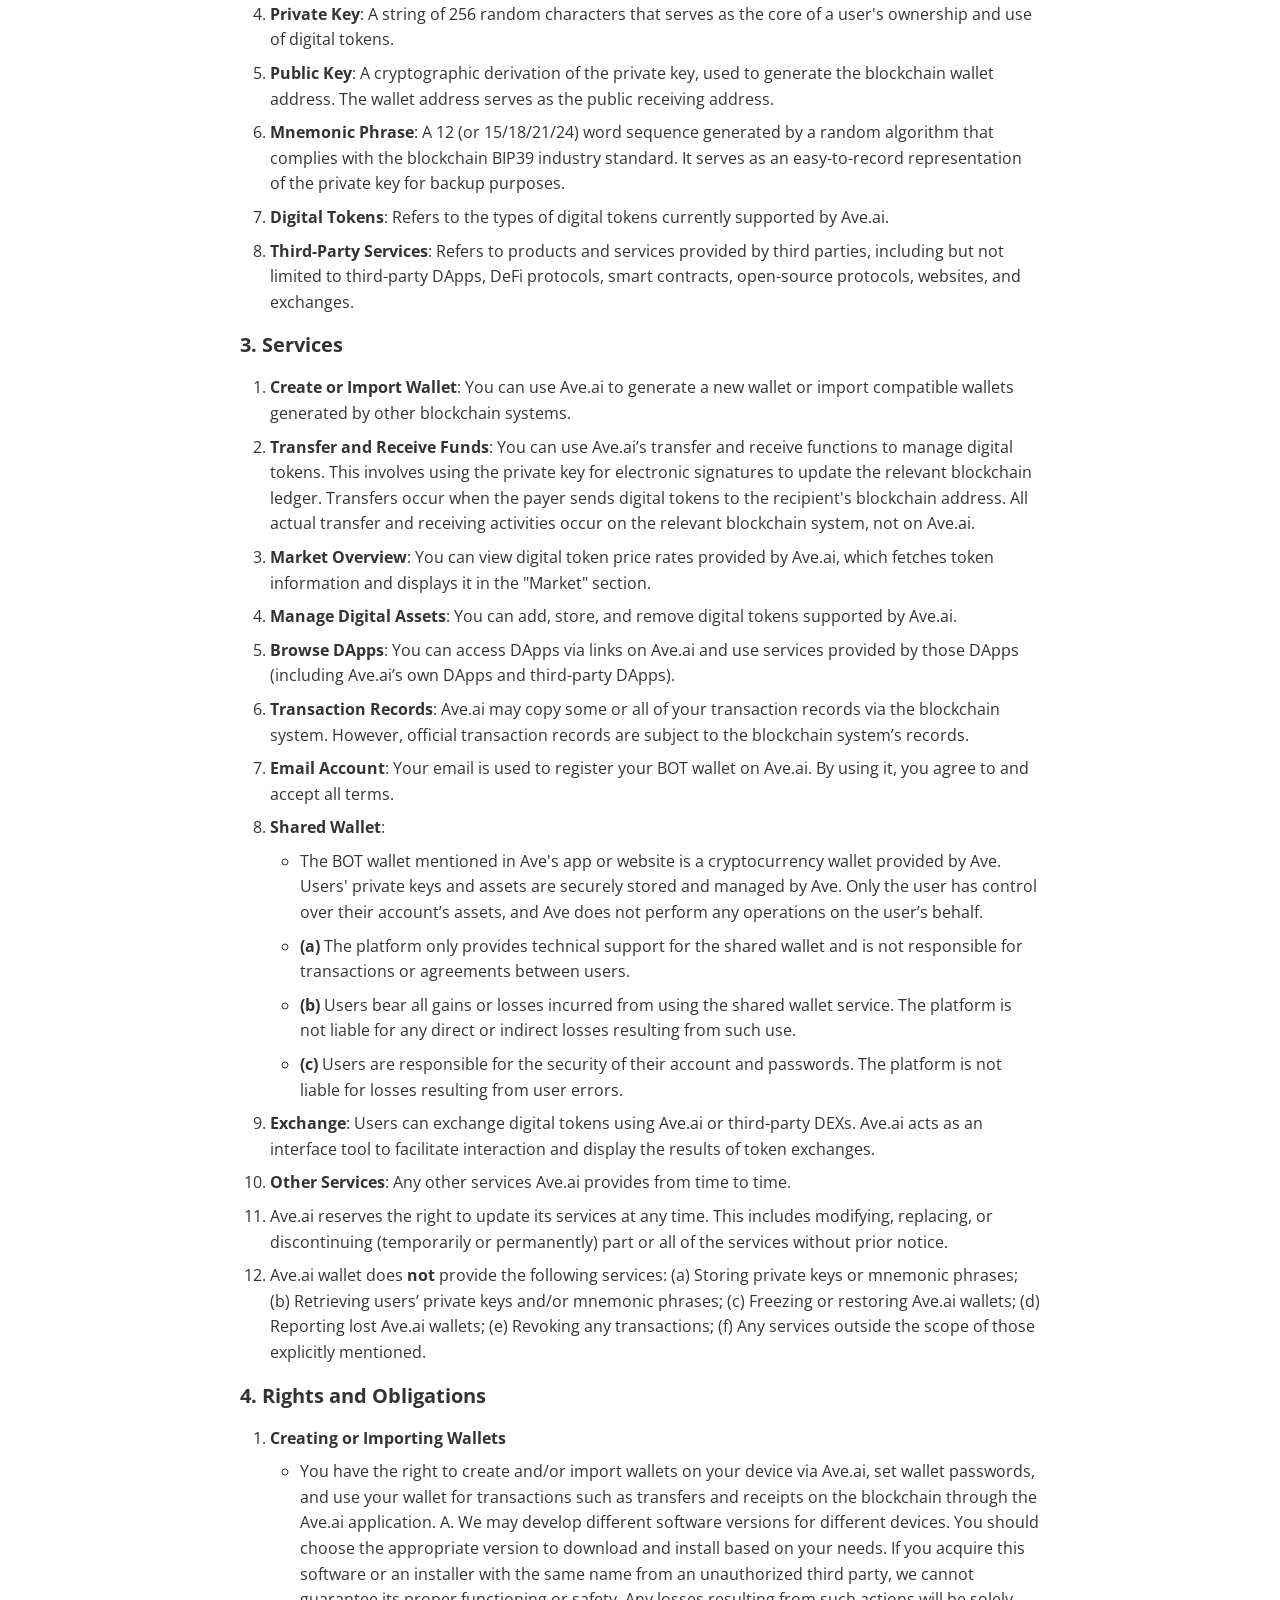
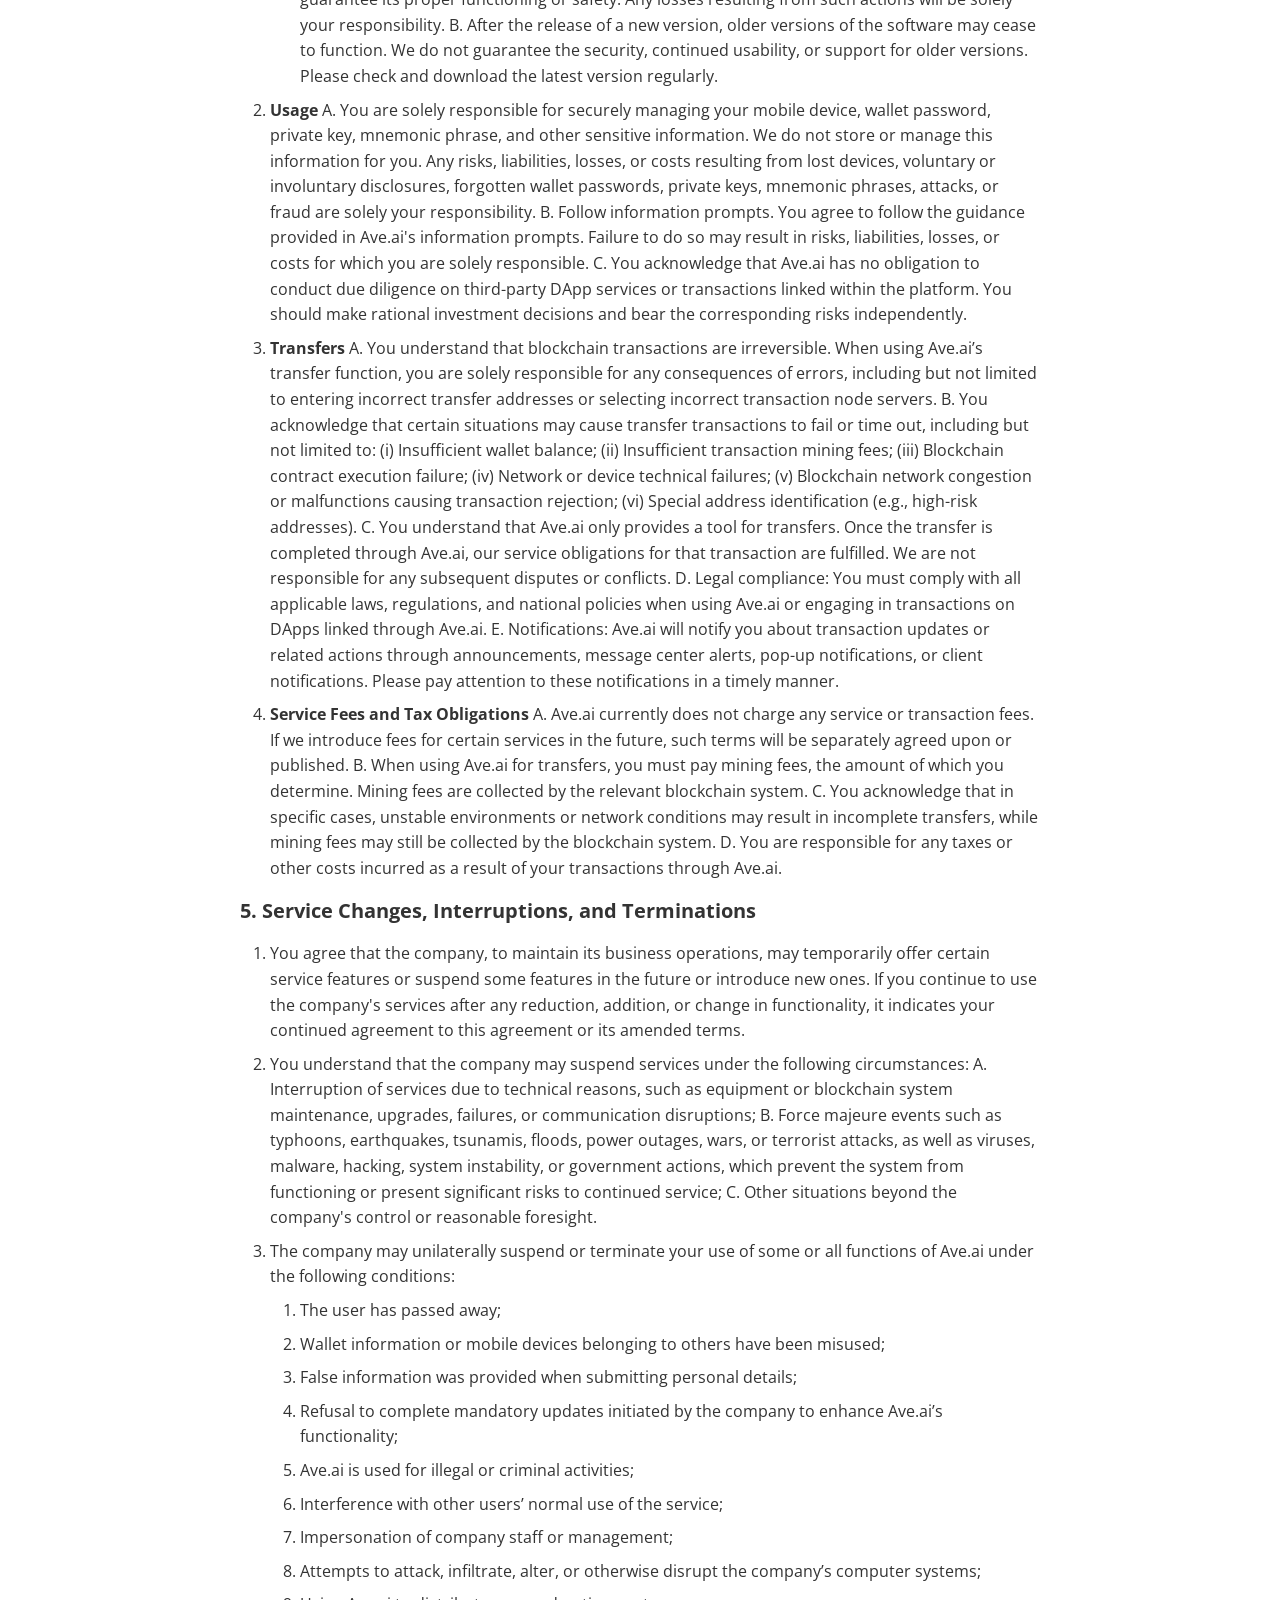
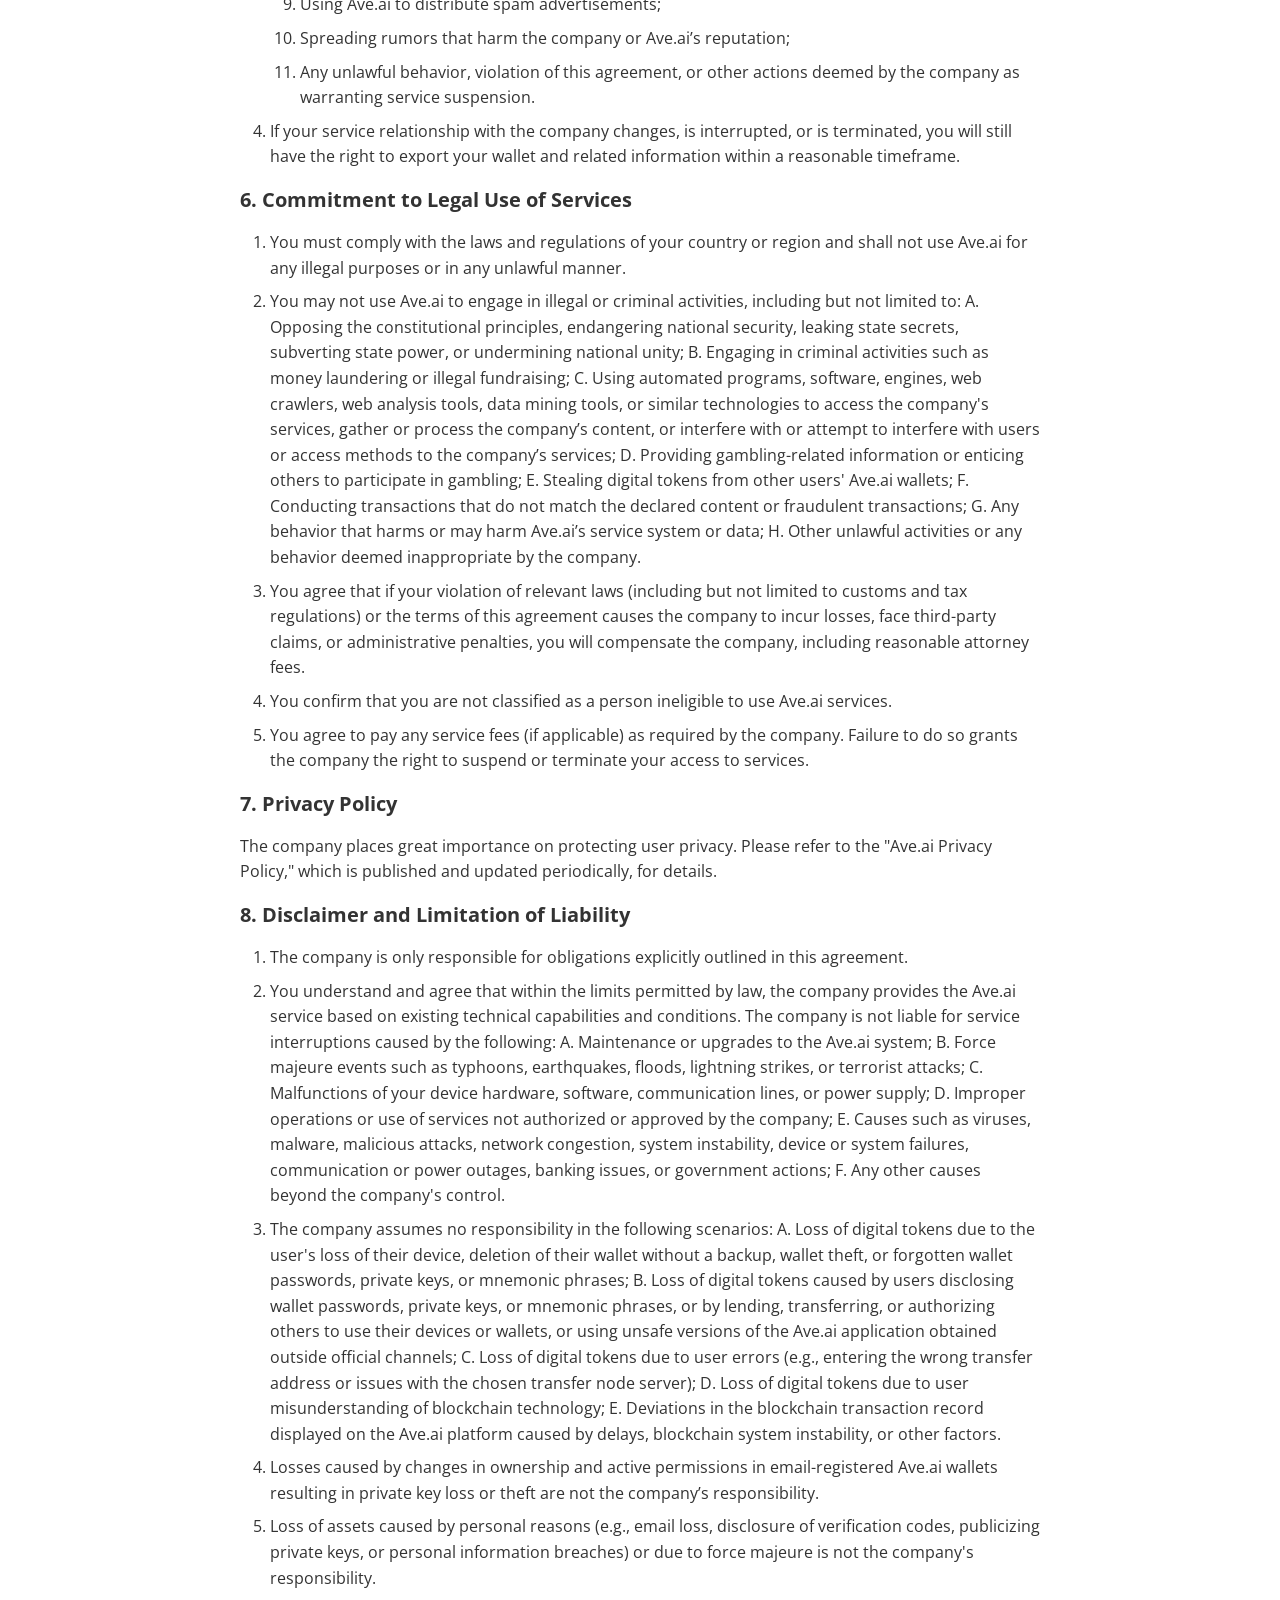
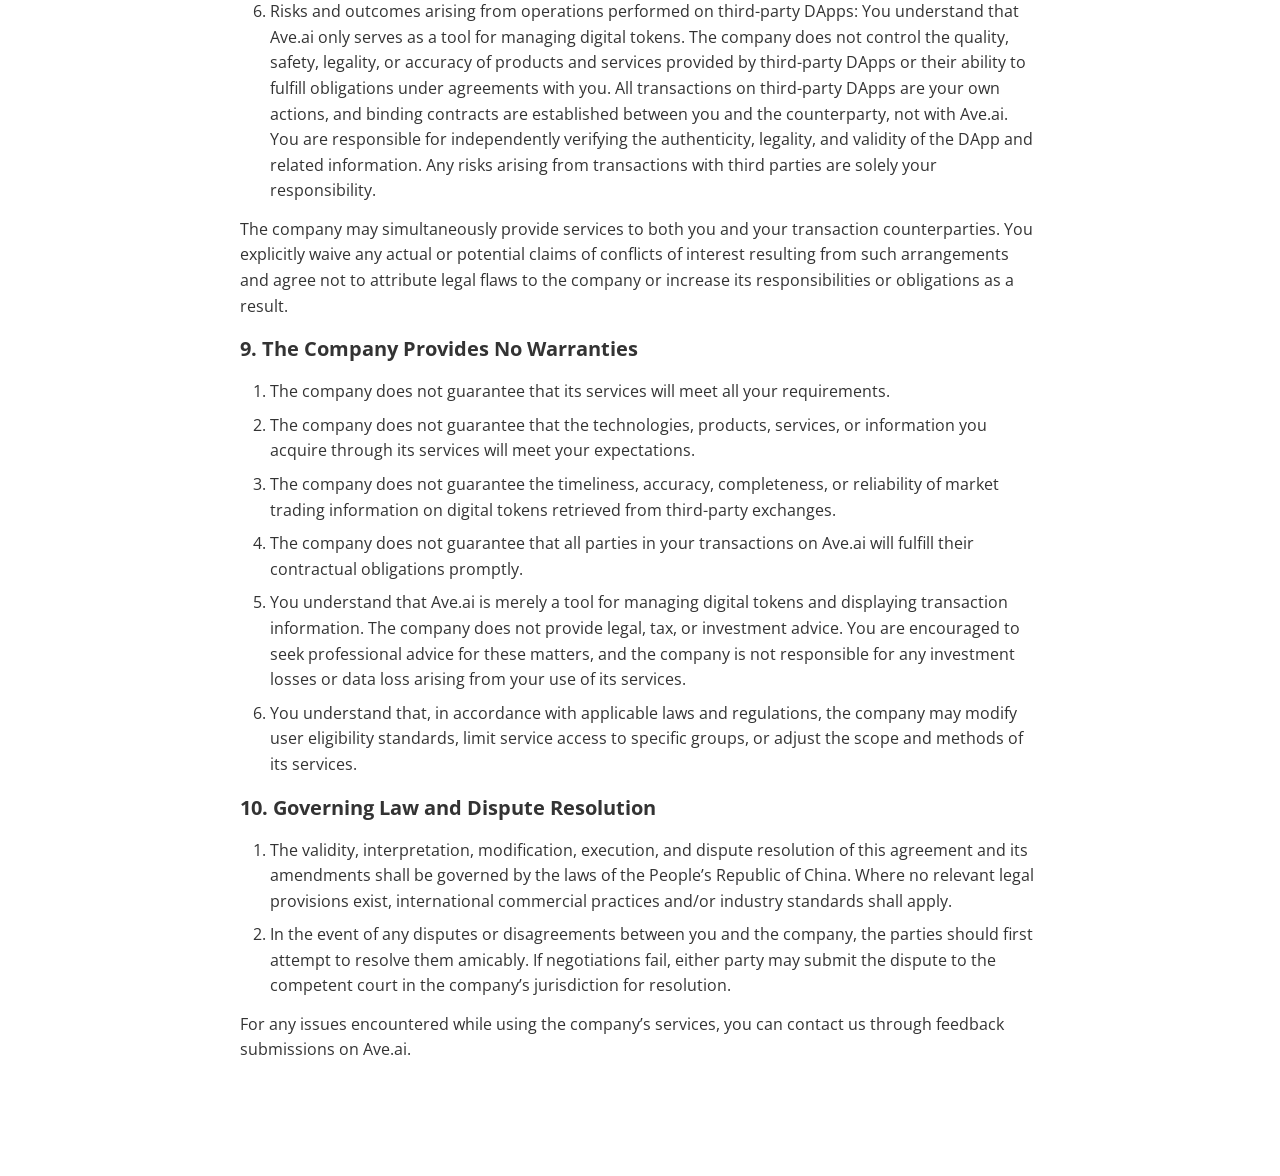
<file: user_agreement.html>
<!doctype html>
<html>
<head>
<meta charset='UTF-8'><meta name='viewport' content='width=device-width initial-scale=1'>
<title>Ave.ai User Agreement</title>

<link href='https://fonts.googleapis.com/css?family=Open+Sans:400italic,700italic,700,400&subset=latin,latin-ext' rel='stylesheet' type='text/css' /><style type='text/css'>html {overflow-x: initial !important;}:root { --bg-color: #ffffff; --text-color: #333333; --select-text-bg-color: #B5D6FC; --select-text-font-color: auto; --monospace: "Lucida Console",Consolas,"Courier",monospace; --title-bar-height: 20px; }
.mac-os-11 { --title-bar-height: 28px; }
html { font-size: 14px; background-color: var(--bg-color); color: var(--text-color); font-family: "Helvetica Neue", Helvetica, Arial, sans-serif; -webkit-font-smoothing: antialiased; }
h1, h2, h3, h4, h5 { white-space: pre-wrap; }
body { margin: 0px; padding: 0px; height: auto; inset: 0px; font-size: 1rem; line-height: 1.428571; overflow-x: hidden; background: inherit; tab-size: 4; }
iframe { margin: auto; }
a.url { word-break: break-all; }
a:active, a:hover { outline: 0px; }
.in-text-selection, ::selection { text-shadow: none; background: var(--select-text-bg-color); color: var(--select-text-font-color); }
#write { margin: 0px auto; height: auto; width: inherit; word-break: normal; overflow-wrap: break-word; position: relative; white-space: normal; overflow-x: visible; padding-top: 36px; }
#write.first-line-indent p { text-indent: 2em; }
#write.first-line-indent li p, #write.first-line-indent p * { text-indent: 0px; }
#write.first-line-indent li { margin-left: 2em; }
.for-image #write { padding-left: 8px; padding-right: 8px; }
body.typora-export { padding-left: 30px; padding-right: 30px; }
.typora-export .footnote-line, .typora-export li, .typora-export p { white-space: pre-wrap; }
.typora-export .task-list-item input { pointer-events: none; }
@media screen and (max-width: 500px) {
  body.typora-export { padding-left: 0px; padding-right: 0px; }
  #write { padding-left: 20px; padding-right: 20px; }
}
#write li > figure:last-child { margin-bottom: 0.5rem; }
#write ol, #write ul { position: relative; }
img { max-width: 100%; vertical-align: middle; image-orientation: from-image; }
button, input, select, textarea { color: inherit; font-style: inherit; font-variant-caps: inherit; font-weight: inherit; font-stretch: inherit; font-size: inherit; line-height: inherit; font-family: inherit; font-size-adjust: inherit; font-kerning: inherit; font-variant-alternates: inherit; font-variant-ligatures: inherit; font-variant-numeric: inherit; font-variant-east-asian: inherit; font-variant-position: inherit; font-feature-settings: inherit; font-optical-sizing: inherit; font-variation-settings: inherit; }
input[type="checkbox"], input[type="radio"] { line-height: normal; padding: 0px; }
*, ::after, ::before { box-sizing: border-box; }
#write h1, #write h2, #write h3, #write h4, #write h5, #write h6, #write p, #write pre { width: inherit; }
#write h1, #write h2, #write h3, #write h4, #write h5, #write h6, #write p { position: relative; }
p { line-height: inherit; }
h1, h2, h3, h4, h5, h6 { break-after: avoid-page; break-inside: avoid; orphans: 4; }
p { orphans: 4; }
h1 { font-size: 2rem; }
h2 { font-size: 1.8rem; }
h3 { font-size: 1.6rem; }
h4 { font-size: 1.4rem; }
h5 { font-size: 1.2rem; }
h6 { font-size: 1rem; }
.md-math-block, .md-rawblock, h1, h2, h3, h4, h5, h6, p { margin-top: 1rem; margin-bottom: 1rem; }
.hidden { display: none; }
.md-blockmeta { color: rgb(204, 204, 204); font-weight: 700; font-style: italic; }
a { cursor: pointer; }
sup.md-footnote { padding: 2px 4px; background-color: rgba(238, 238, 238, 0.7); color: rgb(85, 85, 85); border-radius: 4px; cursor: pointer; }
sup.md-footnote a, sup.md-footnote a:hover { color: inherit; text-transform: inherit; text-decoration: inherit; }
#write input[type="checkbox"] { cursor: pointer; width: inherit; height: inherit; }
figure { overflow-x: auto; margin: 1.2em 0px; max-width: calc(100% + 16px); padding: 0px; }
figure > table { margin: 0px; }
thead, tr { break-inside: avoid; break-after: auto; }
thead { display: table-header-group; }
table { border-collapse: collapse; border-spacing: 0px; width: 100%; overflow: auto; break-inside: auto; text-align: left; }
table.md-table td { min-width: 32px; }
.CodeMirror-gutters { border-right-width: 0px; border-right-style: none; border-right-color: currentcolor; background-color: inherit; }
.CodeMirror-linenumber { -webkit-user-select: none; }
.CodeMirror { text-align: left; }
.CodeMirror-placeholder { opacity: 0.3; }
.CodeMirror pre { padding: 0px 4px; }
.CodeMirror-lines { padding: 0px; }
div.hr:focus { cursor: none; }
#write pre { white-space: pre-wrap; }
#write.fences-no-line-wrapping pre { white-space: pre; }
#write pre.ty-contain-cm { white-space: normal; }
.CodeMirror-gutters { margin-right: 4px; }
.md-fences { font-size: 0.9rem; display: block; break-inside: avoid; text-align: left; overflow: visible; white-space: pre; background: inherit; position: relative !important; }
.md-fences-adv-panel { width: 100%; margin-top: 10px; text-align: center; padding-top: 0px; padding-bottom: 8px; overflow-x: auto; }
#write .md-fences.mock-cm { white-space: pre-wrap; }
.md-fences.md-fences-with-lineno { padding-left: 0px; }
#write.fences-no-line-wrapping .md-fences.mock-cm { white-space: pre; overflow-x: auto; }
.md-fences.mock-cm.md-fences-with-lineno { padding-left: 8px; }
.CodeMirror-line, twitterwidget { break-inside: avoid; }
svg { break-inside: avoid; }
.footnotes { opacity: 0.8; font-size: 0.9rem; margin-top: 1em; margin-bottom: 1em; }
.footnotes + .footnotes { margin-top: 0px; }
.md-reset { margin: 0px; padding: 0px; border: 0px; outline: 0px; vertical-align: top; background: 0px 0px; text-decoration: none; text-shadow: none; float: none; position: static; width: auto; height: auto; white-space: nowrap; cursor: inherit; line-height: normal; font-weight: 400; text-align: left; box-sizing: content-box; direction: ltr; }
li div { padding-top: 0px; }
blockquote { margin: 1rem 0px; }
li .mathjax-block, li p { margin: 0.5rem 0px; }
li blockquote { margin: 1rem 0px; }
li { margin: 0px; position: relative; }
blockquote > :last-child { margin-bottom: 0px; }
blockquote > :first-child, li > :first-child { margin-top: 0px; }
.footnotes-area { color: rgb(136, 136, 136); margin-top: 0.714rem; padding-bottom: 0.143rem; white-space: normal; }
#write .footnote-line { white-space: pre-wrap; }
@media print {
  body, html { border: 1px solid transparent; height: 99%; break-after: avoid; break-before: avoid; font-variant-ligatures: no-common-ligatures; }
  #write { margin-top: 0px; border-color: transparent !important; padding-top: 0px !important; padding-bottom: 0px !important; }
  .typora-export * { print-color-adjust: exact; }
  .typora-export #write { break-after: avoid; }
  .typora-export #write::after { height: 0px; }
  .is-mac table { break-inside: avoid; }
  #write > p:nth-child(1) { margin-top: 0px; }
  .typora-export-show-outline .typora-export-sidebar { display: none; }
  figure { overflow-x: visible; }
}
.footnote-line { margin-top: 0.714em; font-size: 0.7em; }
a img, img a { cursor: pointer; }
pre.md-meta-block { font-size: 0.8rem; min-height: 0.8rem; white-space: pre-wrap; background: rgb(204, 204, 204); display: block; overflow-x: hidden; }
p > .md-image:only-child:not(.md-img-error) img, p > img:only-child { display: block; margin: auto; }
#write.first-line-indent p > .md-image:only-child:not(.md-img-error) img { left: -2em; position: relative; }
p > .md-image:only-child { display: inline-block; width: 100%; }
#write .MathJax_Display { margin: 0.8em 0px 0px; }
.md-math-block { width: 100%; }
.md-math-block:not(:empty)::after { display: none; }
.MathJax_ref { fill: currentcolor; }
[contenteditable="true"]:active, [contenteditable="true"]:focus, [contenteditable="false"]:active, [contenteditable="false"]:focus { outline: 0px; box-shadow: none; }
.md-task-list-item { position: relative; list-style-type: none; }
.task-list-item.md-task-list-item { padding-left: 0px; }
.md-task-list-item > input { position: absolute; top: 0px; left: 0px; margin-left: -1.2em; margin-top: calc(1em - 10px); border: medium; }
.math { font-size: 1rem; }
.md-toc { min-height: 3.58rem; position: relative; font-size: 0.9rem; border-radius: 10px; }
.md-toc-content { position: relative; margin-left: 0px; }
.md-toc-content::after, .md-toc::after { display: none; }
.md-toc-item { display: block; color: rgb(65, 131, 196); }
.md-toc-item a { text-decoration: none; }
.md-toc-inner:hover { text-decoration: underline; }
.md-toc-inner { display: inline-block; cursor: pointer; }
.md-toc-h1 .md-toc-inner { margin-left: 0px; font-weight: 700; }
.md-toc-h2 .md-toc-inner { margin-left: 2em; }
.md-toc-h3 .md-toc-inner { margin-left: 4em; }
.md-toc-h4 .md-toc-inner { margin-left: 6em; }
.md-toc-h5 .md-toc-inner { margin-left: 8em; }
.md-toc-h6 .md-toc-inner { margin-left: 10em; }
@media screen and (max-width: 48em) {
  .md-toc-h3 .md-toc-inner { margin-left: 3.5em; }
  .md-toc-h4 .md-toc-inner { margin-left: 5em; }
  .md-toc-h5 .md-toc-inner { margin-left: 6.5em; }
  .md-toc-h6 .md-toc-inner { margin-left: 8em; }
}
a.md-toc-inner { font-size: inherit; font-style: inherit; font-weight: inherit; line-height: inherit; }
.footnote-line a:not(.reversefootnote) { color: inherit; }
.reversefootnote { font-family: ui-monospace, sans-serif; }
.md-attr { display: none; }
.md-fn-count::after { content: "."; }
code, pre, samp, tt { font-family: var(--monospace); }
kbd { margin: 0px 0.1em; padding: 0.1em 0.6em; font-size: 0.8em; color: rgb(36, 39, 41); background: rgb(255, 255, 255); border: 1px solid rgb(173, 179, 185); border-radius: 3px; box-shadow: rgba(12, 13, 14, 0.2) 0px 1px 0px, rgb(255, 255, 255) 0px 0px 0px 2px inset; white-space: nowrap; vertical-align: middle; }
.md-comment { color: rgb(162, 127, 3); opacity: 0.6; font-family: var(--monospace); }
code { text-align: left; vertical-align: initial; }
a.md-print-anchor { white-space: pre !important; border-width: medium !important; border-style: none !important; border-color: currentcolor !important; display: inline-block !important; position: absolute !important; width: 1px !important; right: 0px !important; outline: 0px !important; background: 0px 0px !important; text-decoration: initial !important; text-shadow: initial !important; }
.os-windows.monocolor-emoji .md-emoji { font-family: "Segoe UI Symbol", sans-serif; }
.md-diagram-panel > svg { max-width: 100%; }
[lang="flow"] svg, [lang="mermaid"] svg { max-width: 100%; height: auto; }
[lang="mermaid"] .node text { font-size: 1rem; }
table tr th { border-bottom-width: 0px; border-bottom-style: none; border-bottom-color: currentcolor; }
video { max-width: 100%; display: block; margin: 0px auto; }
iframe { max-width: 100%; width: 100%; border: medium; }
.highlight td, .highlight tr { border: 0px; }
mark { background: rgb(255, 255, 0); color: rgb(0, 0, 0); }
.md-html-inline .md-plain, .md-html-inline strong, mark .md-inline-math, mark strong { color: inherit; }
.md-expand mark .md-meta { opacity: 0.3 !important; }
mark .md-meta { color: rgb(0, 0, 0); }
@media print {
  .typora-export h1, .typora-export h2, .typora-export h3, .typora-export h4, .typora-export h5, .typora-export h6 { break-inside: avoid; }
}
.md-diagram-panel .messageText { stroke: none !important; }
.md-diagram-panel .start-state { fill: var(--node-fill); }
.md-diagram-panel .edgeLabel rect { opacity: 1 !important; }
.md-fences.md-fences-math { font-size: 1em; }
.md-fences-advanced:not(.md-focus) { padding: 0px; white-space: nowrap; border: 0px; }
.md-fences-advanced:not(.md-focus) { background: inherit; }
.typora-export-show-outline .typora-export-content { max-width: 1440px; margin: auto; display: flex; flex-direction: row; }
.typora-export-sidebar { width: 300px; font-size: 0.8rem; margin-top: 80px; margin-right: 18px; }
.typora-export-show-outline #write { --webkit-flex: 2; flex: 2 1 0%; }
.typora-export-sidebar .outline-content { position: fixed; top: 0px; max-height: 100%; overflow: hidden auto; padding-bottom: 30px; padding-top: 60px; width: 300px; }
@media screen and (max-width: 1024px) {
  .typora-export-sidebar, .typora-export-sidebar .outline-content { width: 240px; }
}
@media screen and (max-width: 800px) {
  .typora-export-sidebar { display: none; }
}
.outline-content li, .outline-content ul { margin-left: 0px; margin-right: 0px; padding-left: 0px; padding-right: 0px; list-style: none; overflow-wrap: anywhere; }
.outline-content ul { margin-top: 0px; margin-bottom: 0px; }
.outline-content strong { font-weight: 400; }
.outline-expander { width: 1rem; height: 1.428571rem; position: relative; display: table-cell; vertical-align: middle; cursor: pointer; padding-left: 4px; }
.outline-expander::before { content: ""; position: relative; font-family: Ionicons; display: inline-block; font-size: 8px; vertical-align: middle; }
.outline-item { padding-top: 3px; padding-bottom: 3px; cursor: pointer; }
.outline-expander:hover::before { content: ""; }
.outline-h1 > .outline-item { padding-left: 0px; }
.outline-h2 > .outline-item { padding-left: 1em; }
.outline-h3 > .outline-item { padding-left: 2em; }
.outline-h4 > .outline-item { padding-left: 3em; }
.outline-h5 > .outline-item { padding-left: 4em; }
.outline-h6 > .outline-item { padding-left: 5em; }
.outline-label { cursor: pointer; display: table-cell; vertical-align: middle; text-decoration: none; color: inherit; }
.outline-label:hover { text-decoration: underline; }
.outline-item:hover { border-color: rgb(245, 245, 245); background-color: var(--item-hover-bg-color); }
.outline-item:hover { margin-left: -28px; margin-right: -28px; border-left-width: 28px; border-left-style: solid; border-left-color: transparent; border-right-width: 28px; border-right-style: solid; border-right-color: transparent; }
.outline-item-single .outline-expander::before, .outline-item-single .outline-expander:hover::before { display: none; }
.outline-item-open > .outline-item > .outline-expander::before { content: ""; }
.outline-children { display: none; }
.info-panel-tab-wrapper { display: none; }
.outline-item-open > .outline-children { display: block; }
.typora-export .outline-item { padding-top: 1px; padding-bottom: 1px; }
.typora-export .outline-item:hover { margin-right: -8px; border-right-width: 8px; border-right-style: solid; border-right-color: transparent; }
.typora-export .outline-expander::before { content: "+"; font-family: inherit; top: -1px; }
.typora-export .outline-expander:hover::before, .typora-export .outline-item-open > .outline-item > .outline-expander::before { content: "−"; }
.typora-export-collapse-outline .outline-children { display: none; }
.typora-export-collapse-outline .outline-item-open > .outline-children, .typora-export-no-collapse-outline .outline-children { display: block; }
.typora-export-no-collapse-outline .outline-expander::before { content: "" !important; }
.typora-export-show-outline .outline-item-active > .outline-item .outline-label { font-weight: 700; }
.md-inline-math-container mjx-container { zoom: 0.95; }
mjx-container { break-inside: avoid; }


:root {
    --side-bar-bg-color: #fafafa;
    --control-text-color: #777;
}

@include-when-export url(https://fonts.googleapis.com/css?family=Open+Sans:400italic,700italic,700,400&subset=latin,latin-ext);

/* open-sans-regular - latin-ext_latin */
  /* open-sans-italic - latin-ext_latin */
    /* open-sans-700 - latin-ext_latin */
    /* open-sans-700italic - latin-ext_latin */
  html {
    font-size: 16px;
    -webkit-font-smoothing: antialiased;
}

body {
    font-family: "Open Sans","Clear Sans", "Helvetica Neue", Helvetica, Arial, 'Segoe UI Emoji', sans-serif;
    color: rgb(51, 51, 51);
    line-height: 1.6;
}

#write {
    max-width: 860px;
  	margin: 0 auto;
  	padding: 30px;
    padding-bottom: 100px;
}

@media only screen and (min-width: 1400px) {
	#write {
		max-width: 1024px;
	}
}

@media only screen and (min-width: 1800px) {
	#write {
		max-width: 1200px;
	}
}

#write > ul:first-child,
#write > ol:first-child{
    margin-top: 30px;
}

a {
    color: #4183C4;
}
h1,
h2,
h3,
h4,
h5,
h6 {
    position: relative;
    margin-top: 1rem;
    margin-bottom: 1rem;
    font-weight: bold;
    line-height: 1.4;
    cursor: text;
}
h1:hover a.anchor,
h2:hover a.anchor,
h3:hover a.anchor,
h4:hover a.anchor,
h5:hover a.anchor,
h6:hover a.anchor {
    text-decoration: none;
}
h1 tt,
h1 code {
    font-size: inherit;
}
h2 tt,
h2 code {
    font-size: inherit;
}
h3 tt,
h3 code {
    font-size: inherit;
}
h4 tt,
h4 code {
    font-size: inherit;
}
h5 tt,
h5 code {
    font-size: inherit;
}
h6 tt,
h6 code {
    font-size: inherit;
}
h1 {
    font-size: 2.25em;
    line-height: 1.2;
    border-bottom: 1px solid #eee;
}
h2 {
    font-size: 1.75em;
    line-height: 1.225;
    border-bottom: 1px solid #eee;
}

/*@media print {
    .typora-export h1,
    .typora-export h2 {
        border-bottom: none;
        padding-bottom: initial;
    }

    .typora-export h1::after,
    .typora-export h2::after {
        content: "";
        display: block;
        height: 100px;
        margin-top: -96px;
        border-top: 1px solid #eee;
    }
}*/

h3 {
    font-size: 1.5em;
    line-height: 1.43;
}
h4 {
    font-size: 1.25em;
}
h5 {
    font-size: 1em;
}
h6 {
   font-size: 1em;
    color: #777;
}
p,
blockquote,
ul,
ol,
dl,
table{
    margin: 0.8em 0;
}
li>ol,
li>ul {
    margin: 0 0;
}
hr {
    height: 2px;
    padding: 0;
    margin: 16px 0;
    background-color: #e7e7e7;
    border: 0 none;
    overflow: hidden;
    box-sizing: content-box;
}

li p.first {
    display: inline-block;
}
ul,
ol {
    padding-left: 30px;
}
ul:first-child,
ol:first-child {
    margin-top: 0;
}
ul:last-child,
ol:last-child {
    margin-bottom: 0;
}
blockquote {
    border-left: 4px solid #dfe2e5;
    padding: 0 15px;
    color: #777777;
}
blockquote blockquote {
    padding-right: 0;
}
table {
    padding: 0;
    word-break: initial;
}
table tr {
    border: 1px solid #dfe2e5;
    margin: 0;
    padding: 0;
}
table tr:nth-child(2n),
thead {
    background-color: #f8f8f8;
}
table th {
    font-weight: bold;
    border: 1px solid #dfe2e5;
    border-bottom: 0;
    margin: 0;
    padding: 6px 13px;
}
table td {
    border: 1px solid #dfe2e5;
    margin: 0;
    padding: 6px 13px;
}
table th:first-child,
table td:first-child {
    margin-top: 0;
}
table th:last-child,
table td:last-child {
    margin-bottom: 0;
}

.CodeMirror-lines {
    padding-left: 4px;
}

.code-tooltip {
    box-shadow: 0 1px 1px 0 rgba(0,28,36,.3);
    border-top: 1px solid #eef2f2;
}

.md-fences,
code,
tt {
    border: 1px solid #e7eaed;
    background-color: #f8f8f8;
    border-radius: 3px;
    padding: 0;
    padding: 2px 4px 0px 4px;
    font-size: 0.9em;
}

code {
    background-color: #f3f4f4;
    padding: 0 2px 0 2px;
}

.md-fences {
    margin-bottom: 15px;
    margin-top: 15px;
    padding-top: 8px;
    padding-bottom: 6px;
}


.md-task-list-item > input {
  margin-left: -1.3em;
}

@media print {
    html {
        font-size: 13px;
    }
    pre {
        page-break-inside: avoid;
        word-wrap: break-word;
    }
}

.md-fences {
	background-color: #f8f8f8;
}
#write pre.md-meta-block {
	padding: 1rem;
    font-size: 85%;
    line-height: 1.45;
    background-color: #f7f7f7;
    border: 0;
    border-radius: 3px;
    color: #777777;
    margin-top: 0 !important;
}

.mathjax-block>.code-tooltip {
	bottom: .375rem;
}

.md-mathjax-midline {
    background: #fafafa;
}

#write>h3.md-focus:before{
	left: -1.5625rem;
	top: .375rem;
}
#write>h4.md-focus:before{
	left: -1.5625rem;
	top: .285714286rem;
}
#write>h5.md-focus:before{
	left: -1.5625rem;
	top: .285714286rem;
}
#write>h6.md-focus:before{
	left: -1.5625rem;
	top: .285714286rem;
}
.md-image>.md-meta {
    /*border: 1px solid #ddd;*/
    border-radius: 3px;
    padding: 2px 0px 0px 4px;
    font-size: 0.9em;
    color: inherit;
}

.md-tag {
    color: #a7a7a7;
    opacity: 1;
}

.md-toc { 
    margin-top:20px;
    padding-bottom:20px;
}

.sidebar-tabs {
    border-bottom: none;
}

#typora-quick-open {
    border: 1px solid #ddd;
    background-color: #f8f8f8;
}

#typora-quick-open-item {
    background-color: #FAFAFA;
    border-color: #FEFEFE #e5e5e5 #e5e5e5 #eee;
    border-style: solid;
    border-width: 1px;
}

/** focus mode */
.on-focus-mode blockquote {
    border-left-color: rgba(85, 85, 85, 0.12);
}

header, .context-menu, .megamenu-content, footer{
    font-family: "Segoe UI", "Arial", sans-serif;
}

.file-node-content:hover .file-node-icon,
.file-node-content:hover .file-node-open-state{
    visibility: visible;
}

.mac-seamless-mode #typora-sidebar {
    background-color: #fafafa;
    background-color: var(--side-bar-bg-color);
}

.md-lang {
    color: #b4654d;
}

/*.html-for-mac {
    --item-hover-bg-color: #E6F0FE;
}*/

#md-notification .btn {
    border: 0;
}

.dropdown-menu .divider {
    border-color: #e5e5e5;
    opacity: 0.4;
}

.ty-preferences .window-content {
    background-color: #fafafa;
}

.ty-preferences .nav-group-item.active {
    color: white;
    background: #999;
}

.menu-item-container a.menu-style-btn {
    background-color: #f5f8fa;
    background-image: linear-gradient( 180deg , hsla(0, 0%, 100%, 0.8), hsla(0, 0%, 100%, 0)); 
}


 @media print { @page {margin: 0 0 0 0;} body.typora-export {padding-left: 0; padding-right: 0;} #write {padding:0;}}
</style><title>Ave.ai User Agreement</title>
</head>
<body class='typora-export'><div class='typora-export-content'>
<div id='write'  class=''><h1 id='aveai-user-agreement'><span>Ave.ai User Agreement</span></h1><p><span>Ave.ai (hereinafter referred to as &quot;</span><strong><span>Ave</span></strong><span>&quot; or &quot;</span><strong><span>we</span></strong><span>&quot;) is the provider of the services. This </span><strong><span>Terms of Use</span></strong><span> (hereinafter referred to as the &quot;Terms&quot;) constitutes a legally binding agreement between Ave.ai and you (hereinafter referred to as &quot;</span><strong><span>you</span></strong><span>&quot; or the &quot;</span><strong><span>User</span></strong><span>&quot;) and governs your access to the platform and use of the services.</span></p><p><span>Any additional terms, limitations, disclaimers, and obligations are incorporated into these Terms by reference.</span></p><p><span>You are required to carefully read these Terms. By accessing the platform and/or using the services, you are deemed to have read and irrevocably agreed to these Terms. Ave reserves the right to amend and/or supplement these Terms at any time without prior notice.</span></p><h4 id='1-risk-disclosure'><strong><span>1. Risk Disclosure</span></strong></h4><p><span>Trading in digital assets involves significant risks and may not be suitable for all investors. The value of digital assets can fluctuate substantially on any given day and may be influenced by external factors such as financial or political events. These price fluctuations and unpredictability can result in significant losses, including the possibility of losing your entire investment in a short period. You are responsible for evaluating whether buying, selling, or holding digital assets aligns with your financial situation.</span></p><p><span>In certain jurisdictions, digital asset activities may be unregulated or subject to limited regulations. Any regulatory changes or actions by authorities unrelated to Ave.ai could negatively impact the use, transfer, exchange, or value of digital assets. Furthermore, your government may classify trading digital assets as an illegal activity.</span></p><p><span>Ave.ai holds no obligations regarding any transactions or activities you conduct while using the services. We do not act as your broker, intermediary, agent, or advisor, nor do we provide any financial, investment, or advisory services. Any communications or information provided by us should not and will not be considered as financial advice of any kind.</span></p><p><span>You acknowledge that using the services entails risks, which you assume independently. It is your responsibility to review and assess whether the services are appropriate for you based on your specific investment objectives, financial circumstances, risk tolerance, investment experience, knowledge, and needs. You are solely responsible for any losses or liabilities incurred. We do not recommend purchasing, earning, selling, or holding any digital assets. Before engaging in any digital asset activity, conduct your due diligence and consult your financial, tax, or other advisors as necessary.</span></p><p><span>Ave.ai takes reasonable measures to ensure the accuracy of information provided on its platform. However, we shall not be liable for any losses you may incur in connection with the purchase, sale, or holding of digital assets, including but not limited to losses resulting directly or indirectly from reliance on such information provided by us.</span></p><h4 id='2-definitions'><strong><span>2. Definitions</span></strong></h4><p><strong><span>User</span></strong><span>:</span></p><ol><li><p><span>Refers to an individual, company, or organization with full authority and capacity to access and use the services and to agree to and comply with these Terms.</span></p></li><li><p><span>If you are under the age of 18 and using Ave.ai services, you must do so under the supervision of your parent or legal guardian. For individuals with no legal capacity or limited legal capacity who engage in transactions exceeding their legal rights or capacity using Ave.ai, Ave.ai reserves the right to hold both you and your parent or guardian responsible for all resulting consequences.</span></p></li></ol><p><strong><span>Usage-Related Terms</span></strong><span>:</span></p><ol><li><p><strong><span>Create or Import Wallet</span></strong><span>: Refers to the process of confirming this agreement and creating or importing a wallet using Ave.ai.</span></p></li><li><p><strong><span>Wallet Password</span></strong><span>: Refers to the password you set during the creation of an Ave.ai wallet. This password encrypts and protects your private key. As a decentralized application, neither your mobile device nor Ave.ai’s servers store this password. If you lose it, you will need your plain-text private key or mnemonic phrase to reset it.</span></p></li><li><p><strong><span>Information Prompts</span></strong><span>: Refers to prompts displayed in the Ave.ai software interface, which guide users through related steps.</span></p></li><li><p><strong><span>Private Key</span></strong><span>: A string of 256 random characters that serves as the core of a user&#39;s ownership and use of digital tokens.</span></p></li><li><p><strong><span>Public Key</span></strong><span>: A cryptographic derivation of the private key, used to generate the blockchain wallet address. The wallet address serves as the public receiving address.</span></p></li><li><p><strong><span>Mnemonic Phrase</span></strong><span>: A 12 (or 15/18/21/24) word sequence generated by a random algorithm that complies with the blockchain BIP39 industry standard. It serves as an easy-to-record representation of the private key for backup purposes.</span></p></li><li><p><strong><span>Digital Tokens</span></strong><span>: Refers to the types of digital tokens currently supported by Ave.ai.</span></p></li><li><p><strong><span>Third-Party Services</span></strong><span>: Refers to products and services provided by third parties, including but not limited to third-party DApps, DeFi protocols, smart contracts, open-source protocols, websites, and exchanges.</span></p></li></ol><h4 id='3-services'><strong><span>3. Services</span></strong></h4><ol><li><p><strong><span>Create or Import Wallet</span></strong><span>: You can use Ave.ai to generate a new wallet or import compatible wallets generated by other blockchain systems.</span></p></li><li><p><strong><span>Transfer and Receive Funds</span></strong><span>: You can use Ave.ai’s transfer and receive functions to manage digital tokens. This involves using the private key for electronic signatures to update the relevant blockchain ledger. Transfers occur when the payer sends digital tokens to the recipient&#39;s blockchain address. All actual transfer and receiving activities occur on the relevant blockchain system, not on Ave.ai.</span></p></li><li><p><strong><span>Market Overview</span></strong><span>: You can view digital token price rates provided by Ave.ai, which fetches token information and displays it in the &quot;Market&quot; section.</span></p></li><li><p><strong><span>Manage Digital Assets</span></strong><span>: You can add, store, and remove digital tokens supported by Ave.ai.</span></p></li><li><p><strong><span>Browse DApps</span></strong><span>: You can access DApps via links on Ave.ai and use services provided by those DApps (including Ave.ai’s own DApps and third-party DApps).</span></p></li><li><p><strong><span>Transaction Records</span></strong><span>: Ave.ai may copy some or all of your transaction records via the blockchain system. However, official transaction records are subject to the blockchain system’s records.</span></p></li><li><p><strong><span>Email Account</span></strong><span>: Your email is used to register your BOT wallet on Ave.ai. By using it, you agree to and accept all terms.</span></p></li><li><p><strong><span>Shared Wallet</span></strong><span>:</span></p><ul><li><p><span>The BOT wallet mentioned in Ave&#39;s app or website is a cryptocurrency wallet provided by Ave. Users&#39; private keys and assets are securely stored and managed by Ave. Only the user has control over their account’s assets, and Ave does not perform any operations on the user’s behalf.</span></p></li><li><p><strong><span>(a)</span></strong><span> The platform only provides technical support for the shared wallet and is not responsible for transactions or agreements between users.</span></p></li><li><p><strong><span>(b)</span></strong><span> Users bear all gains or losses incurred from using the shared wallet service. The platform is not liable for any direct or indirect losses resulting from such use.</span></p></li><li><p><strong><span>(c)</span></strong><span> Users are responsible for the security of their account and passwords. The platform is not liable for losses resulting from user errors.</span></p></li></ul></li><li><p><strong><span>Exchange</span></strong><span>: Users can exchange digital tokens using Ave.ai or third-party DEXs. Ave.ai acts as an interface tool to facilitate interaction and display the results of token exchanges.</span></p></li><li><p><strong><span>Other Services</span></strong><span>: Any other services Ave.ai provides from time to time.</span></p></li><li><p><span>Ave.ai reserves the right to update its services at any time. This includes modifying, replacing, or discontinuing (temporarily or permanently) part or all of the services without prior notice.</span></p></li><li><p><span>Ave.ai wallet does </span><strong><span>not</span></strong><span> provide the following services: (a) Storing private keys or mnemonic phrases; (b) Retrieving users’ private keys and/or mnemonic phrases; (c) Freezing or restoring Ave.ai wallets; (d) Reporting lost Ave.ai wallets; (e) Revoking any transactions; (f) Any services outside the scope of those explicitly mentioned.</span></p></li></ol><h4 id='4-rights-and-obligations'><strong><span>4. Rights and Obligations</span></strong></h4><ol><li><p><strong><span>Creating or Importing Wallets</span></strong></p><ul><li><p><span>You have the right to create and/or import wallets on your device via Ave.ai, set wallet passwords, and use your wallet for transactions such as transfers and receipts on the blockchain through the Ave.ai application. A. We may develop different software versions for different devices. You should choose the appropriate version to download and install based on your needs. If you acquire this software or an installer with the same name from an unauthorized third party, we cannot guarantee its proper functioning or safety. Any losses resulting from such actions will be solely your responsibility. B. After the release of a new version, older versions of the software may cease to function. We do not guarantee the security, continued usability, or support for older versions. Please check and download the latest version regularly.</span></p></li></ul></li><li><p><strong><span>Usage</span></strong><span> A. You are solely responsible for securely managing your mobile device, wallet password, private key, mnemonic phrase, and other sensitive information. We do not store or manage this information for you. Any risks, liabilities, losses, or costs resulting from lost devices, voluntary or involuntary disclosures, forgotten wallet passwords, private keys, mnemonic phrases, attacks, or fraud are solely your responsibility. B. Follow information prompts. You agree to follow the guidance provided in Ave.ai&#39;s information prompts. Failure to do so may result in risks, liabilities, losses, or costs for which you are solely responsible. C. You acknowledge that Ave.ai has no obligation to conduct due diligence on third-party DApp services or transactions linked within the platform. You should make rational investment decisions and bear the corresponding risks independently.</span></p></li><li><p><strong><span>Transfers</span></strong><span> A. You understand that blockchain transactions are irreversible. When using Ave.ai’s transfer function, you are solely responsible for any consequences of errors, including but not limited to entering incorrect transfer addresses or selecting incorrect transaction node servers. B. You acknowledge that certain situations may cause transfer transactions to fail or time out, including but not limited to: (i) Insufficient wallet balance; (ii) Insufficient transaction mining fees; (iii) Blockchain contract execution failure; (iv) Network or device technical failures; (v) Blockchain network congestion or malfunctions causing transaction rejection; (vi) Special address identification (e.g., high-risk addresses). C. You understand that Ave.ai only provides a tool for transfers. Once the transfer is completed through Ave.ai, our service obligations for that transaction are fulfilled. We are not responsible for any subsequent disputes or conflicts. D. Legal compliance: You must comply with all applicable laws, regulations, and national policies when using Ave.ai or engaging in transactions on DApps linked through Ave.ai. E. Notifications: Ave.ai will notify you about transaction updates or related actions through announcements, message center alerts, pop-up notifications, or client notifications. Please pay attention to these notifications in a timely manner.</span></p></li><li><p><strong><span>Service Fees and Tax Obligations</span></strong><span> A. Ave.ai currently does not charge any service or transaction fees. If we introduce fees for certain services in the future, such terms will be separately agreed upon or published. B. When using Ave.ai for transfers, you must pay mining fees, the amount of which you determine. Mining fees are collected by the relevant blockchain system. C. You acknowledge that in specific cases, unstable environments or network conditions may result in incomplete transfers, while mining fees may still be collected by the blockchain system. D. You are responsible for any taxes or other costs incurred as a result of your transactions through Ave.ai.</span></p></li></ol><h4 id='5-service-changes-interruptions-and-terminations'><strong><span>5. Service Changes, Interruptions, and Terminations</span></strong></h4><ol><li><p><span>You agree that the company, to maintain its business operations, may temporarily offer certain service features or suspend some features in the future or introduce new ones. If you continue to use the company&#39;s services after any reduction, addition, or change in functionality, it indicates your continued agreement to this agreement or its amended terms.</span></p></li><li><p><span>You understand that the company may suspend services under the following circumstances: A. Interruption of services due to technical reasons, such as equipment or blockchain system maintenance, upgrades, failures, or communication disruptions; B. Force majeure events such as typhoons, earthquakes, tsunamis, floods, power outages, wars, or terrorist attacks, as well as viruses, malware, hacking, system instability, or government actions, which prevent the system from functioning or present significant risks to continued service; C. Other situations beyond the company&#39;s control or reasonable foresight.</span></p></li><li><p><span>The company may unilaterally suspend or terminate your use of some or all functions of Ave.ai under the following conditions:</span></p><ol><li><p><span>The user has passed away;</span></p></li><li><p><span>Wallet information or mobile devices belonging to others have been misused;</span></p></li><li><p><span>False information was provided when submitting personal details;</span></p></li><li><p><span>Refusal to complete mandatory updates initiated by the company to enhance Ave.ai’s functionality;</span></p></li><li><p><span>Ave.ai is used for illegal or criminal activities;</span></p></li><li><p><span>Interference with other users’ normal use of the service;</span></p></li><li><p><span>Impersonation of company staff or management;</span></p></li><li><p><span>Attempts to attack, infiltrate, alter, or otherwise disrupt the company’s computer systems;</span></p></li><li><p><span>Using Ave.ai to distribute spam advertisements;</span></p></li><li><p><span>Spreading rumors that harm the company or Ave.ai’s reputation;</span></p></li><li><p><span>Any unlawful behavior, violation of this agreement, or other actions deemed by the company as warranting service suspension.</span></p></li></ol></li><li><p><span>If your service relationship with the company changes, is interrupted, or is terminated, you will still have the right to export your wallet and related information within a reasonable timeframe.</span></p></li></ol><h4 id='6-commitment-to-legal-use-of-services'><strong><span>6. Commitment to Legal Use of Services</span></strong></h4><ol><li><p><span>You must comply with the laws and regulations of your country or region and shall not use Ave.ai for any illegal purposes or in any unlawful manner.</span></p></li><li><p><span>You may not use Ave.ai to engage in illegal or criminal activities, including but not limited to: A. Opposing the constitutional principles, endangering national security, leaking state secrets, subverting state power, or undermining national unity; B. Engaging in criminal activities such as money laundering or illegal fundraising; C. Using automated programs, software, engines, web crawlers, web analysis tools, data mining tools, or similar technologies to access the company&#39;s services, gather or process the company’s content, or interfere with or attempt to interfere with users or access methods to the company’s services; D. Providing gambling-related information or enticing others to participate in gambling; E. Stealing digital tokens from other users&#39; Ave.ai wallets; F. Conducting transactions that do not match the declared content or fraudulent transactions; G. Any behavior that harms or may harm Ave.ai’s service system or data; H. Other unlawful activities or any behavior deemed inappropriate by the company.</span></p></li><li><p><span>You agree that if your violation of relevant laws (including but not limited to customs and tax regulations) or the terms of this agreement causes the company to incur losses, face third-party claims, or administrative penalties, you will compensate the company, including reasonable attorney fees.</span></p></li><li><p><span>You confirm that you are not classified as a person ineligible to use Ave.ai services.</span></p></li><li><p><span>You agree to pay any service fees (if applicable) as required by the company. Failure to do so grants the company the right to suspend or terminate your access to services.</span></p></li></ol><h4 id='7-privacy-policy'><strong><span>7. Privacy Policy</span></strong></h4><p><span>The company places great importance on protecting user privacy. Please refer to the &quot;Ave.ai Privacy Policy,&quot; which is published and updated periodically, for details.</span></p><h4 id='8-disclaimer-and-limitation-of-liability'><strong><span>8. Disclaimer and Limitation of Liability</span></strong></h4><ol><li><p><span>The company is only responsible for obligations explicitly outlined in this agreement.</span></p></li><li><p><span>You understand and agree that within the limits permitted by law, the company provides the Ave.ai service based on existing technical capabilities and conditions. The company is not liable for service interruptions caused by the following: A. Maintenance or upgrades to the Ave.ai system; B. Force majeure events such as typhoons, earthquakes, floods, lightning strikes, or terrorist attacks; C. Malfunctions of your device hardware, software, communication lines, or power supply; D. Improper operations or use of services not authorized or approved by the company; E. Causes such as viruses, malware, malicious attacks, network congestion, system instability, device or system failures, communication or power outages, banking issues, or government actions; F. Any other causes beyond the company&#39;s control.</span></p></li><li><p><span>The company assumes no responsibility in the following scenarios: A. Loss of digital tokens due to the user&#39;s loss of their device, deletion of their wallet without a backup, wallet theft, or forgotten wallet passwords, private keys, or mnemonic phrases; B. Loss of digital tokens caused by users disclosing wallet passwords, private keys, or mnemonic phrases, or by lending, transferring, or authorizing others to use their devices or wallets, or using unsafe versions of the Ave.ai application obtained outside official channels; C. Loss of digital tokens due to user errors (e.g., entering the wrong transfer address or issues with the chosen transfer node server); D. Loss of digital tokens due to user misunderstanding of blockchain technology; E. Deviations in the blockchain transaction record displayed on the Ave.ai platform caused by delays, blockchain system instability, or other factors.</span></p></li><li><p><span>Losses caused by changes in ownership and active permissions in email-registered Ave.ai wallets resulting in private key loss or theft are not the company’s responsibility.</span></p></li><li><p><span>Loss of assets caused by personal reasons (e.g., email loss, disclosure of verification codes, publicizing private keys, or personal information breaches) or due to force majeure is not the company&#39;s responsibility.</span></p></li><li><p><span>Risks and outcomes arising from operations performed on third-party DApps: You understand that Ave.ai only serves as a tool for managing digital tokens. The company does not control the quality, safety, legality, or accuracy of products and services provided by third-party DApps or their ability to fulfill obligations under agreements with you. All transactions on third-party DApps are your own actions, and binding contracts are established between you and the counterparty, not with Ave.ai. You are responsible for independently verifying the authenticity, legality, and validity of the DApp and related information. Any risks arising from transactions with third parties are solely your responsibility.</span></p></li></ol><p><span>The company may simultaneously provide services to both you and your transaction counterparties. You explicitly waive any actual or potential claims of conflicts of interest resulting from such arrangements and agree not to attribute legal flaws to the company or increase its responsibilities or obligations as a result.</span></p><h4 id='9-the-company-provides-no-warranties'><strong><span>9. The Company Provides No Warranties</span></strong></h4><ol><li><p><span>The company does not guarantee that its services will meet all your requirements.</span></p></li><li><p><span>The company does not guarantee that the technologies, products, services, or information you acquire through its services will meet your expectations.</span></p></li><li><p><span>The company does not guarantee the timeliness, accuracy, completeness, or reliability of market trading information on digital tokens retrieved from third-party exchanges.</span></p></li><li><p><span>The company does not guarantee that all parties in your transactions on Ave.ai will fulfill their contractual obligations promptly.</span></p></li><li><p><span>You understand that Ave.ai is merely a tool for managing digital tokens and displaying transaction information. The company does not provide legal, tax, or investment advice. You are encouraged to seek professional advice for these matters, and the company is not responsible for any investment losses or data loss arising from your use of its services.</span></p></li><li><p><span>You understand that, in accordance with applicable laws and regulations, the company may modify user eligibility standards, limit service access to specific groups, or adjust the scope and methods of its services.</span></p></li></ol><h4 id='10-governing-law-and-dispute-resolution'><strong><span>10. Governing Law and Dispute Resolution</span></strong></h4><ol><li><p><span>The validity, interpretation, modification, execution, and dispute resolution of this agreement and its amendments shall be governed by the laws of the People’s Republic of China. Where no relevant legal provisions exist, international commercial practices and/or industry standards shall apply.</span></p></li><li><p><span>In the event of any disputes or disagreements between you and the company, the parties should first attempt to resolve them amicably. If negotiations fail, either party may submit the dispute to the competent court in the company’s jurisdiction for resolution.</span></p></li></ol><p><span>For any issues encountered while using the company’s services, you can contact us through feedback submissions on Ave.ai.</span></p></div></div>
</body>
</html>
</file>
<file: static/css/ApiKey-f71cff67.f6a6a6fc.css>
.tg-wallet-list[data-v-5bdd2d04]{color:var(--custom-text-1-color);display:flex;flex-direction:column}.tg-wallet-list .tg-wallet-list_title[data-v-5bdd2d04]{padding:20px;border-bottom:.5px solid var(--custom-br-1-color)}.tg-wallet-list .tg-wallet-list_content li[data-v-5bdd2d04]{padding:15px 20px;display:flex;align-items:center;line-height:1;cursor:pointer}.tg-wallet-list .tg-wallet-list_content li.active[data-v-5bdd2d04],.tg-wallet-list .tg-wallet-list_content li[data-v-5bdd2d04]:hover{background:var(--a-bg-7-color)}.confirm-button-custom-class{background-color:var(--a-text-5-color)!important;color:var(--a-text-9-color)!important;border-style:none!important;width:100%!important;height:40px!important;border-radius:4px!important;margin-top:15px!important}.cancel-button-custom-class{background-color:#fff!important;color:#606266!important;border:1px solid #dcdfe6!important;height:32px!important;padding:0 15px!important;border-radius:4px!important;position:absolute!important;right:20px!important;bottom:70px!important}.rename-dialog-custom{width:540px!important;border-radius:8px!important;overflow:hidden!important}.rename-dialog-custom .el-message-box__header{padding:20px 20px 10px!important;border-bottom:none!important}.rename-dialog-custom .el-message-box__title{font-size:16px!important;font-weight:500!important}.rename-dialog-custom .el-message-box__headerbtn{top:20px!important;right:20px!important}.rename-dialog-custom .el-message-box__content{padding:10px 20px 70px!important}.rename-dialog-custom .el-message-box__input{padding-top:0!important}.rename-dialog-custom .el-message-box__input label{font-size:14px!important;color:#333!important;display:block!important;margin-bottom:8px!important;text-align:left!important}.rename-dialog-custom .el-input__inner{border-radius:4px!important;height:40px!important}.rename-dialog-custom .el-message-box__btns{padding:0 20px 20px!important;justify-content:center!important;position:absolute!important;bottom:0!important;left:0!important;right:0!important}.rename-dialog-custom .el-message-box__btns .el-button--primary{margin-left:0!important}.rename-dialog-custom .el-message-box__message{display:block!important;margin-bottom:10px}.rename-dialog-custom .el-message-box__input:before{display:block;font-size:14px;color:#333;margin-bottom:8px;text-align:left}.delete-dialog-custom{width:540px!important;border-radius:8px!important;overflow:hidden!important}.delete-dialog-custom .el-message-box__header{padding:20px 20px 10px!important;border-bottom:none!important}.delete-dialog-custom .el-message-box__title{font-size:16px!important;font-weight:500!important}.delete-dialog-custom .el-message-box__headerbtn{top:20px!important;right:20px!important}.delete-dialog-custom .el-message-box__content{padding:10px 20px 100px!important;text-align:left!important}.delete-dialog-custom .el-message-box__btns{padding:0 20px 20px!important;justify-content:center!important;position:absolute!important;bottom:0!important;left:0!important;right:0!important}.delete-dialog-custom .el-message-box__btns .el-button--primary{margin-left:0!important;margin-top:0!important}[data-v-c4f3342e] .header-class-custom{background-color:var(--a-btn-bg-1-color)!important;font-weight:400}[data-v-c4f3342e] .row-class-custom{background-color:var(--a-text-9-color)!important;color:var(--a-text-1-color)!important}[data-v-c4f3342e] .el-dropdown-menu{padding:10px!important}[data-v-c4f3342e] .el-dropdown-menu__item{color:var(--a-text-1-color)!important;border-radius:.25rem;margin:0 1rem;width:10rem;padding:.5rem}[data-v-c4f3342e] .el-dropdown-menu__item:focus,[data-v-c4f3342e] .el-dropdown-menu__item:hover{background-color:var(--a-text-9-color)!important;color:var(--a-text-1-color)!important}[data-v-c4f3342e] .confirm-button-custom-class .el-message-box__btns .el-button--primary{width:100%!important;background:red}[data-v-c4f3342e] .confirm-button-custom-class .el-message-box__message{margin-bottom:100px}.table-custom-class[data-v-c4f3342e]{width:100%}.table-custom-class .row-option-class[data-v-c4f3342e]{display:flex;gap:.5rem}.table-custom-class .row-option-class div[data-v-c4f3342e]{cursor:pointer;text-decoration:underline}.table-custom-class .row-option-class .disabled-option[data-v-c4f3342e]{color:#999;cursor:not-allowed;text-decoration:underline;opacity:.7}.status-active[data-v-c4f3342e]{color:#67c23a;font-weight:500}.status-deactivated[data-v-c4f3342e]{color:#909399}.warning-message[data-v-c4f3342e]{color:#f6465d;padding:10px 0;font-size:14px}.action-buttons[data-v-c4f3342e]{margin-top:20px;text-align:right}.action-buttons .deactivate-btn[data-v-c4f3342e]{background-color:transparent;border:1px solid #dcdfe6;color:#606266}.address-row[data-v-c4f3342e]{display:flex;align-items:center;margin-bottom:4px}.address-row[data-v-c4f3342e]:last-child{margin-bottom:0}.address-row i[data-v-c4f3342e]{margin-left:8px;cursor:pointer}.row-option-class[data-v-c4f3342e]{display:flex;gap:12px;margin-bottom:4px}.row-option-class[data-v-c4f3342e]:last-child{margin-bottom:0}.row-option-class div[data-v-c4f3342e]{cursor:pointer;font-size:14px}.row-option-class div.disabled-option[data-v-c4f3342e]{color:#c0c4cc;cursor:not-allowed}.row-option-class div.disabled-option[data-v-c4f3342e]:hover{color:#c0c4cc}.custom-dropdown-menu[data-v-c4f3342e]{min-width:120px}.table-empty[data-v-c4f3342e]{display:flex;flex-direction:column;justify-content:center;align-items:center;padding:80px 0;min-height:calc(100vh - 200px)}.table-empty img[data-v-c4f3342e]{margin-bottom:20px}.table-empty span[data-v-c4f3342e]{color:var(--a-text-3-color);font-size:14px;margin-bottom:10px}.page-bg[data-v-4fb2a926]{display:flex;flex-direction:column;min-height:calc(100vh - 150px)}.overview-section[data-v-4fb2a926]{display:flex;justify-content:space-between;margin:20px;padding:20px;background-color:var(--a-btn-bg-1-color)!important;border-radius:8px;box-shadow:0 2px 12px 0 rgba(0,0,0,.05)}.overview-item[data-v-4fb2a926]{text-align:center;flex:1;padding:0 15px}.overview-label[data-v-4fb2a926]{font-size:14px;color:var(--el-text-color-secondary);margin-bottom:8px}.overview-value[data-v-4fb2a926]{font-size:20px;font-weight:700;color:#999}.overview-value.positive[data-v-4fb2a926]{color:#1cc982}.overview-value.negative[data-v-4fb2a926]{color:#f6465d}.overview-value.txns .txns-buy[data-v-4fb2a926]{color:#1cc982}.overview-value.txns .txns-sell[data-v-4fb2a926]{color:#f6465d}.table-container[data-v-4fb2a926]{padding:0 20px 20px;flex:1;display:flex;flex-direction:column;position:relative}.table-custom-class[data-v-4fb2a926]{width:100%;flex:1}.pagination-box[data-v-4fb2a926]{margin:30px 0;justify-content:center}[data-v-4fb2a926] .header-class-custom{background-color:var(--a-btn-bg-1-color)!important;font-weight:400}[data-v-4fb2a926] .row-class-custom{background-color:var(--a-bg-1-color)!important}[data-v-4fb2a926] .el-table{--el-table-tr-bg-color:var(--custom-bg-1-color);--el-table-bg-color:var(--custom-bg-1-color);--el-table-text-color:var(--a-text-1-color);--el-table-header-bg-color:var(--a-btn-bg-1-color);--el-fill-color-lighter:var(--custom-bg-1-color);--el-table-header-text-color:var(--a-text-2-color);--el-table-border-color:var(--a-br-1-color);--el-table-row-hover-bg-color:var(--a-table-hover-bg-color);background:var(--custom-bg-1-color);--el-bg-color:var(--custom-bg-1-color)}.text-buy[data-v-4fb2a926]{color:#1cc982}.text-sell[data-v-4fb2a926]{color:#f6465d}.token-container[data-v-4fb2a926]{display:flex;align-items:center;gap:8px}.token-icon[data-v-4fb2a926]{width:32px;height:32px;border-radius:50%;overflow:hidden}.token-icon .circle-placeholder[data-v-4fb2a926]{width:100%;height:100%;background-color:#333;border-radius:50%}.token-info[data-v-4fb2a926]{display:flex;flex-direction:column}.token-name[data-v-4fb2a926]{font-weight:500;font-size:14px}.token-contract[data-v-4fb2a926]{font-size:12px;color:var(--el-text-color-secondary);display:flex;align-items:center;gap:4px}.token-contract .copy-icon[data-v-4fb2a926]{cursor:pointer;color:var(--el-color-primary);font-size:14px}.token-contract .copy-icon[data-v-4fb2a926]:hover{opacity:.8}.hash-container[data-v-4fb2a926]{display:flex;align-items:center;gap:4px;cursor:pointer}.icon-action[data-v-4fb2a926]{cursor:pointer;color:var(--custom-primary-color);font-size:14px;margin-left:4px}.icon-action[data-v-4fb2a926]:hover{opacity:.8}.chain-option[data-v-4fb2a926]{display:flex;align-items:center;gap:8px}.chain-option .circle-placeholder[data-v-4fb2a926]{width:20px;height:20px;background-color:#aaa;border-radius:50%}.empty-state[data-v-4fb2a926]{display:flex;flex-direction:column;justify-content:center;align-items:center;padding:120px 0;height:100%;flex:1}.empty-state img[data-v-4fb2a926]{margin-bottom:20px;width:80px;height:80px}.empty-state span[data-v-4fb2a926]{color:var(--a-text-3-color);font-size:14px;margin-bottom:10px}[data-v-6d6f2faa] .create-key-dialog{border-radius:8px;overflow:hidden}[data-v-6d6f2faa] .create-key-dialog .el-dialog__header{padding:20px;margin-right:0}[data-v-6d6f2faa] .create-key-dialog .el-dialog__header .el-dialog__title{font-size:18px;font-weight:500}[data-v-6d6f2faa] .create-key-dialog .el-dialog__header .el-dialog__headerbtn{top:20px;right:20px}[data-v-6d6f2faa] .create-key-dialog .el-dialog__body{padding:0 20px 20px}[data-v-6d6f2faa] .create-key-dialog .el-dialog__footer{display:none}.dialog-content[data-v-6d6f2faa]{display:flex;flex-direction:column}.dialog-content .generate-key-box[data-v-6d6f2faa]{height:3rem;flex-shrink:0;border-radius:.5rem;background:#f2f2f2;display:flex;color:#171717;align-items:center;justify-content:space-between;padding:0 1rem}.form-label[data-v-6d6f2faa]{font-size:14px;color:var(--el-text-color-primary);margin-bottom:8px}.custom-input[data-v-6d6f2faa]{margin-bottom:20px}.custom-input[data-v-6d6f2faa] .el-input__wrapper{border-radius:4px}.next-btn[data-v-6d6f2faa]{width:100%;height:40px;background-color:#222;border-color:#222;color:#fff;border-radius:4px}.next-btn[data-v-6d6f2faa]:hover{background-color:#333;border-color:#333}.next-btn.is-disabled[data-v-6d6f2faa],.next-btn.is-disabled[data-v-6d6f2faa]:hover{background-color:#999;border-color:#999}.key-warning[data-v-6d6f2faa]{margin-top:.5rem;margin-bottom:1rem;font-size:.75rem}.key-warning i[data-v-6d6f2faa]{font-size:16px;margin-top:2px}.key-warning span[data-v-6d6f2faa]{font-size:14px;line-height:1.5}.delegatees-list[data-v-6d6f2faa]{display:flex;flex-direction:column;gap:8px;margin-bottom:20px}.delegatee-item[data-v-6d6f2faa]{display:flex;align-items:center;padding:12px;border-radius:8px;border:1px solid var(--el-border-color-lighter);cursor:pointer}.delegatee-item.selected[data-v-6d6f2faa]{border-color:#4e6ef2;background-color:var(--a-text-9-color)!important}.delegatee-item[data-v-6d6f2faa]:hover{border-color:var(--el-color-primary-light-5)}.delegatee-icon[data-v-6d6f2faa]{width:24px;height:24px;margin-right:12px}.delegatee-icon .circle-placeholder[data-v-6d6f2faa]{width:100%;height:100%;background-color:#4e6ef2;border-radius:50%}.delegatee-name[data-v-6d6f2faa]{flex:1;font-size:14px;color:var(--a-text-1-color)!important}.check-icon[data-v-6d6f2faa]{color:#4e6ef2;font-size:16px}.loading-orgs[data-v-6d6f2faa],.no-orgs[data-v-6d6f2faa]{margin-bottom:20px;padding:20px;background-color:#f8f9fc;border-radius:8px;text-align:center}.disclaimer-agreement[data-v-6d6f2faa]{margin-bottom:16px;display:flex;align-items:center}.disclaimer-text[data-v-6d6f2faa]{cursor:pointer}.disclaimer-link[data-v-6d6f2faa]{color:var(--el-color-primary);cursor:pointer}.disclaimer-link[data-v-6d6f2faa]:hover{text-decoration:underline}.disclaimer-content[data-v-6d6f2faa]{max-height:300px;overflow-y:auto;white-space:pre-line}[data-v-06fef6e3] .el-dropdown-menu__item{color:var(--a-text-1-color)!important}[data-v-06fef6e3] .el-dropdown-menu__item:focus,[data-v-06fef6e3] .el-dropdown-menu__item:hover{background-color:var(--a-text-9-color)!important;color:var(--a-text-1-color)!important}[data-v-06fef6e3] .el-segmented{padding:.25rem}[data-v-06fef6e3] .el-segmented__item-selected{background-color:#fff;border-radius:.25rem}[data-v-06fef6e3] .el-segmented__item.is-selected{color:#000}.page-bg .head-bg[data-v-06fef6e3]{display:flex;align-items:center;justify-content:space-between;padding:.6rem 1.25rem .6rem 1.5rem;border-bottom:var(--custom-br)}.page-bg .head-bg .api-key-info[data-v-06fef6e3]{display:flex;align-items:center;gap:1rem}.page-bg .head-bg .api-key-info .api-key-dropdown[data-v-06fef6e3]{cursor:pointer;display:flex;align-items:center;gap:5px;font-weight:500;padding:8px 12px;background-color:var(--el-fill-color-light);border-radius:4px}.page-bg .head-bg .api-key-info .api-key-dropdown[data-v-06fef6e3]:hover{background-color:var(--el-fill-color)}.page-bg .head-bg .api-key-info .chain-dropdown .chain-selector[data-v-06fef6e3]{cursor:pointer;display:flex;align-items:center;gap:8px;padding:7.5px 12px;background-color:var(--el-fill-color-light);border-radius:4px}.page-bg .head-bg .api-key-info .chain-dropdown .chain-selector[data-v-06fef6e3]:hover{background-color:var(--el-fill-color)}.page-bg .head-bg .api-key-info .chain-dropdown .chain-selector .chain-icon[data-v-06fef6e3]{width:15px;height:15px;border-radius:50%;overflow:hidden}.page-bg .head-bg .api-key-info .chain-dropdown .chain-selector .chain-icon .circle-placeholder[data-v-06fef6e3]{width:100%;height:100%;border-radius:50%}.page-bg .head-bg .api-key-info .chain-dropdown .chain-selector .chain-icon .circle-placeholder img[data-v-06fef6e3]{vertical-align:top}.page-bg .head-bg .create-button[data-v-06fef6e3]{display:flex;align-items:center;padding:.375rem .5rem;gap:.625rem;border-radius:.25rem;background:#15171c;color:#fafafa;font-size:.875rem;cursor:pointer}
</file>
<file: static/css/Balance-31ecd969.8574e0fb.css>
.summary[data-v-b2960fe6] .el-card{border:0 none;background-color:var(--custom-bg-10-color);border-radius:12px}.summary[data-v-b2960fe6] .el-card__header{display:flex;justify-content:space-between;align-items:center}.summary .summary-title[data-v-b2960fe6]{font-size:20px;line-height:20px;font-weight:500}.summary .summary-tips[data-v-b2960fe6]{font-size:12px}.button-group[data-v-4de79ba1]{display:flex;align-items:center;justify-content:space-between;background:var(--a-btn-bg-1-color);padding:1px;border-radius:4px;font-size:12px;height:28px}.button-group button[data-v-4de79ba1]{border:none;color:var(--a-text-2-color);letter-spacing:0;font-weight:400;cursor:pointer;border-radius:4px;background:transparent;min-width:36px;padding:5px 10px;text-align:center}.button-group button.active[data-v-4de79ba1]{color:var(--a-text-1-color);background:var(--a-bg-2-color)}.token-address[data-v-2451953e]{gap:4px;font-size:12px;color:var(--d-666-l-959a9f)}.token-address .iconfont[data-v-2451953e]{font-size:10px}.token-info[data-v-2451953e]{display:flex;align-items:center}.token-info .icon-symbol[data-v-2451953e]{top:auto;left:auto;right:0;bottom:0}.token-info .token-symbol[data-v-2451953e]{font-size:14px;margin-right:3px}.token-info .token-icon[data-v-2451953e]{border-radius:50%;width:32px;height:32px}.token-info .icon-danger[data-v-2451953e]{color:red}.header[data-v-24d779c2]{padding:18px 20px}.pnl-title[data-v-24d779c2]{color:var(--d-fff-l-333)}.pnl-row[data-v-24d779c2]{padding:0 20px;font-size:14px;line-height:20px;margin-bottom:12px}.pnl-row-name[data-v-24d779c2]{color:#959a9f}.pnl-row-value[data-v-24d779c2]{color:var(--d-fff-l-333)}.pnl-logos[data-v-24d779c2]{margin-bottom:30px;margin-top:13px;display:flex;align-items:center;flex-wrap:wrap;gap:10px}.pnl-logos>img[data-v-24d779c2]{flex-shrink:0;width:32px;height:32px;border-radius:50%}[data-v-24d779c2] .cell{font-weight:400;padding:0 5px}.token-address[data-v-24d779c2]{gap:4px;font-size:10px;color:var(--d-666-l-959a9f)}.token-address .iconfont[data-v-24d779c2]{font-size:10px}.token-info[data-v-24d779c2]{display:flex;align-items:center}.token-info .token-symbol[data-v-24d779c2]{font-size:14px;margin-right:3px}.token-info .token-icon[data-v-24d779c2]{border-radius:50%;width:32px;height:32px}.summary-title[data-v-ca88b4b0]{font-size:20px;line-height:20px;font-weight:500;color:var(--d-fff-l-333)}.activity[data-v-ca88b4b0]{position:relative;padding:20px;height:220px;background-color:var(--custom-bg-10-color)}.activity .fixed-tooltip[data-v-ca88b4b0]{display:none;position:absolute;top:-30px;border-radius:4px;color:#666;font:14px/21px sans-serif;padding:8px;background-color:rgba(0,0,0,.8)}.activity[data-v-ca88b4b0] .el-card{border:0 none;background-color:var(--custom-bg-10-color);border-radius:12px}.activity[data-v-ca88b4b0] .el-card__header{display:flex;justify-content:space-between;align-items:center}.activity[data-v-ca88b4b0] .el-card__body{padding-top:0}.activity[data-v-ca88b4b0] .tooltip{pointer-events:auto!important}.trade[data-v-2c217b20]{display:flex;width:40vw;border-radius:8px;background-color:var(--custom-bg-10-color)}.trade-pnl[data-v-2c217b20]{min-width:0;flex:1;padding:20px}.trade-pnl-title[data-v-2c217b20]{margin-top:0;color:var(--d-666-l-959A9F);font-size:14px;line-height:17px;text-align:center}.trade-pnl-title2[data-v-2c217b20]{line-height:28px;text-align:left}.trade-pnl-sum[data-v-2c217b20]{margin:16px 0 8px;color:var(--d-fff-l-333);font-size:24px;line-height:30px;text-align:center}.trade-pnl-profit[data-v-2c217b20]{margin-top:4px;margin-bottom:16px;font-weight:500;font-size:16px;line-height:20px;text-align:center;color:var(--color-teal-300)}.trade-pnl-profit-negative[data-v-2c217b20]{color:var(--color-red-500)}.trade-pnl-percent[data-v-2c217b20]{font-weight:700;font-size:12px;color:var(--color-teal-300)}.trade-pnl-progress[data-v-2c217b20]{margin-bottom:16px;text-align:center;--el-fill-color-light:rgba(18,184,134,0.1)}.trade-pnl-stage[data-v-2c217b20]{margin-bottom:10px;display:flex;flex-direction:column;gap:10px}.trade-pnl-stage-item[data-v-2c217b20]{display:flex;align-items:center}.trade-pnl-stage-item[data-v-2c217b20]:before{margin-right:2px;content:"";width:12px;height:12px;border-radius:50%;background-color:var(--color-teal-300)}.trade-pnl-stage-item>span[data-v-2c217b20]{flex-shrink:0;font-weight:500;font-size:12px;color:var(--d-fff-l-333)}.trade-pnl-stage-item .color-green[data-v-2c217b20]{color:var(--color-teal-300)}.trade-pnl-stage-item .color-red[data-v-2c217b20]{color:var(--color-red-500)}.trade-pnl-stage-item[data-v-2c217b20]:nth-child(2):before{opacity:.6}.trade-pnl-stage-item[data-v-2c217b20]:nth-child(3):before{opacity:.3}.trade-pnl-stage-item[data-v-2c217b20]:nth-child(4):before{opacity:.6;background-color:var(--color-red-500)}.trade-pnl-stage-item[data-v-2c217b20]:nth-child(5):before{background-color:var(--color-red-500)}.trade-rate[data-v-2c217b20]{flex:1;padding:20px}.token-icon[data-v-14124799]{display:flex;align-items:center;border-radius:50%;overflow:hidden}span[data-v-67bc9d64]{color:var(--d-666-l-959A9F)}span.positive[data-v-67bc9d64]{color:var(--color-teal-300)}span.negative[data-v-67bc9d64]{color:var(--color-red-500)}.statistic[data-v-aeafc684]{display:flex;justify-content:space-between;margin-right:20px;flex:1;border-radius:8px;background-color:var(--custom-bg-10-color)}.statistic .statistic-avatar[data-v-aeafc684]{margin-bottom:20px;display:flex;gap:24px}.statistic .statistic-avatar .avatar-img[data-v-aeafc684]{width:60px;height:60px;border-radius:50%}.statistic .statistic-avatar .statistic-name[data-v-aeafc684]{gap:6px;font-size:24px;line-height:30px;color:var(--a-text-5-color)}.statistic .statistic-edit[data-v-aeafc684]{margin-bottom:6px;width:-moz-fit-content;width:fit-content}.statistic .statistic-edit button[data-v-aeafc684]{position:absolute;right:5px;top:5px;font-size:12px;padding:2px 5px}.statistic .statistic-edit[data-v-aeafc684] .el-input__wrapper{background:var(--a-bg-7-color);box-shadow:none}.statistic .statistic-edit[data-v-aeafc684] .el-input__wrapper.height_36{padding:3px 11px}.statistic .statistic-edit[data-v-aeafc684] .el-input__wrapper .el-input__inner{color:var(--a-text-1-color)}.statistic .statistic-media[data-v-aeafc684]{display:flex;align-items:center;gap:8px}.statistic .statistic-media .statistic-media-left[data-v-aeafc684]{padding:0 8px;display:flex;align-items:center;gap:4px;height:24px;border-radius:4px;font-size:12px;color:var(--d-666-l-959A9F);background-color:var(--custom-bg-media-color)}.statistic .statistic-media .statistic-media-left .iconfont[data-v-aeafc684]{font-size:12px}.statistic .statistic-media-right[data-v-aeafc684]{margin-left:24px;gap:4px;padding:4px 8px;height:24px;border-radius:4px;font-size:12px;cursor:pointer;color:var(--d-fff-l-18181B);background:linear-gradient(90.25deg,rgba(18,184,134,.1) .27%,rgba(139,79,221,.1) 89.4%)}.statistic .statistic-media-right>a[data-v-aeafc684]:hover{color:inherit}.statistic .statistic-address[data-v-aeafc684]{display:flex;gap:10px;cursor:pointer}.statistic .statistic-address .statistic-address-copy[data-v-aeafc684]{padding:7px 8px;height:24px;border-radius:4px;gap:4px;font-size:12px;color:var(--d-999-l-18181B);background-color:var(--custom-bg-media-color)}.statistic .statistic-address .statistic-address-copy>i[data-v-aeafc684]{font-size:10px;color:var(--d-999-l-333)}.statistic .statistic-address .statistic-tag[data-v-aeafc684]{width:30px;height:30px;border-radius:50%;background-color:var(--d-222-l-F4F4F5)}.statistic .statistic-money[data-v-aeafc684]{margin-bottom:20px;display:flex;gap:8px;align-items:center;font-size:24px;line-height:30px;font-weight:700}.statistic .statistic-money .statistic-money-sum[data-v-aeafc684]{font-size:24px;line-height:30px;color:var(--d-fff-l-333)}.statistic .statistic-money .statistic-money-profit[data-v-aeafc684]{font-weight:500;font-size:16px;line-height:20px;color:var(--color-teal-300)}.statistic .statistic-money .statistic-money-profit-negative[data-v-aeafc684]{color:var(--color-red-500)}.statistic .statistic-money[data-v-aeafc684] .el-switch{--el-switch-off-color:var(--d-333333-l-F2F2F2);--el-switch-on-color:var(--d-666-l-D8D8D8)}.statistic .statistic-money .statistic-money-u[data-v-aeafc684]{display:flex;width:100%;height:100%;align-items:center;justify-content:center;font-size:10px;border-radius:50%;color:var(--d-fff-l-333);background-color:var(--d-666-l-fff)}.statistic .statistic-right[data-v-aeafc684]{display:flex;flex-direction:column;justify-content:space-between;flex-shrink:0}.statistic .statistic-right .statistic-operations[data-v-aeafc684]{margin-bottom:20px;display:flex;justify-content:flex-end;height:60px;align-items:center;gap:8px}.statistic .statistic-right .statistic-right-attention[data-v-aeafc684],.statistic .statistic-right .statistic-right-share[data-v-aeafc684],.statistic .statistic-right .statistic-right-trade[data-v-aeafc684]{display:flex;align-items:center;justify-content:center;gap:4px;padding:11px 18px;background:var(--d-222-l-fff);color:var(--d-fff-l-333);font-size:12px;line-height:16px;cursor:pointer;border-radius:4px}.statistic .statistic-right .statistic-right-attention[data-v-aeafc684]:before,.statistic .statistic-right .statistic-right-share[data-v-aeafc684]:before,.statistic .statistic-right .statistic-right-trade[data-v-aeafc684]:before{font-size:16px}.statistic .statistic-right .statistic-right-attention[data-v-aeafc684]{width:100px;padding-left:0;padding-right:0;box-sizing:border-box}.statistic .statistic-right .statistic-right-attention-followed[data-v-aeafc684]{color:var(--d-666-l-999);background:var(--d-0A0B0C-l-E5E5E5)}.statistic .statistic-right .statistic-right-attention-followed .statistic-right-attention-cancel[data-v-aeafc684]{display:none}.statistic .statistic-right .statistic-right-attention-followed[data-v-aeafc684]:hover{opacity:1;border-color:#f6465d;background-color:rgba(246,70,93,.1)}.statistic .statistic-right .statistic-right-attention-followed:hover .statistic-right-attention-text[data-v-aeafc684],.statistic .statistic-right .statistic-right-attention-followed:hover>i[data-v-aeafc684]{display:none}.statistic .statistic-right .statistic-right-attention-followed:hover .statistic-right-attention-cancel[data-v-aeafc684]{color:#f6465d;display:inline}.statistic .statistic-right .statistic-right-trade[data-v-aeafc684]{color:var(--d-333-l-fff);background:var(--d-fff-l-3F80F7)}.statistic .statistic-right .statistic-pnl[data-v-aeafc684]{margin-bottom:20px;font-size:16px;line-height:32px;text-align:right}.statistic .statistic-right .statistic-pnl>span[data-v-aeafc684]{color:var(--d-999-l-959A9F)}.statistic .statistic-right .statistic-profit[data-v-aeafc684]{font-size:12px;line-height:15px}.statistic .total-profit[data-v-aeafc684]{margin:0 0 8px;line-height:20px;font-size:14px;color:var(--d-666-l-959A9F)}.statistic .total-profit>span[data-v-aeafc684]{margin-left:8px}.dialog-wallet.el-dialog .el-dialog__title[data-v-aeafc684]{color:#fff}.dialog-wallet.dialog-share .content .share-card[data-v-aeafc684]{width:558px}.avatar[data-v-aeafc684]{border-radius:100%}.icon-chain[data-v-aeafc684]{position:absolute;bottom:0;right:0;width:20px;height:20px;border-radius:50%}.hide-token[data-v-e49d440e] .dialog{--el-dialog-padding-primary:30px 0 0;--el-dialog-bg-color:var(--d-222-l-fff)}.hide-token[data-v-e49d440e] .dialog .el-dialog__close{color:var(--d-F5F5F5-l-222)}.hide-token[data-v-e49d440e] .el-dialog__header{display:flex;align-items:center;padding:0 20px 20px;font-weight:500;font-size:24px;line-height:30px;border-bottom:1px solid var(--d-333333-l-F2F2F2)}.hide-token[data-v-e49d440e] .el-dialog__headerbtn{top:22px}.hide-token[data-v-e49d440e] .el-input__wrapper{background:var(--a-bg-7-color);box-shadow:none}.hide-token[data-v-e49d440e] .el-input__wrapper .el-input__inner{color:var(--a-text-1-color)}.hide-token .hide-token-container[data-v-e49d440e]{padding:20px}.hide-token .hide-token-label[data-v-e49d440e]{color:var(--d-333-l-f5f5f5);line-height:18px}.hide-token .hide-token-value[data-v-e49d440e]{margin-top:10px;margin-bottom:20px;padding:10px;height:36px;border-radius:4px;color:var(--d-666-l-999);background-color:var(--d-333333-l-F2F2F2)}.hide-token .hide-token-cancel[data-v-e49d440e],.hide-token .hide-token-ok[data-v-e49d440e]{flex:1;height:40px}.hide-token .hide-token-cancel[data-v-e49d440e]{color:#959a9f;background:var(--d-333333-l-F2F2F2);border-color:var(--d-333333-l-F2F2F2)}.hide-token .hide-token-ok[data-v-e49d440e]{color:var(--d-333333-l-F5F5F5);background:var(--d-F5F5F5-l-333333);border-color:var(--d-F5F5F5-l-333333)}.hide-token .d-fff-l-333[data-v-e49d440e]{color:var(--d-fff-l-333)}[data-v-37f0e487] .el-table{overflow:initial}[data-v-37f0e487] .el-table .el-table__header-wrapper{position:sticky;top:60px;z-index:3}[data-v-37f0e487] .el-table .sort-caret.ascending{border-bottom-color:var(--a-text-2-color)}[data-v-37f0e487] .el-table .sort-caret.descending{border-top-color:var(--a-text-2-color)}[data-v-37f0e487] .el-table tr{cursor:pointer}[data-v-37f0e487] .el-table .cell{line-height:15px;padding:0 3px}[data-v-37f0e487] .el-table th,[data-v-37f0e487] .el-table th.el-table__cell.is-leaf{border-bottom:none}[data-v-37f0e487] .el-table th.el-table__cell.is-leaf.descending .cell{color:var(--custom-primary-color)}[data-v-37f0e487] .el-table th.el-table__cell.is-leaf.descending .cell .sort-caret.descending{border-top-color:var(--custom-primary-color)}[data-v-37f0e487] .el-table th.el-table__cell.is-leaf.ascending .cell{color:var(--custom-primary-color)}[data-v-37f0e487] .el-table th.el-table__cell.is-leaf.ascending .cell .sort-caret.ascending{border-bottom-color:var(--custom-primary-color)}[data-v-37f0e487] .el-table th .cell{font-weight:400;font-size:12px}[data-v-37f0e487] .el-table td.el-table__cell{font-weight:400}[data-v-37f0e487] .el-table td .cell{overflow:visible}.icon-token-container[data-v-37f0e487]{margin-right:4px}.icon-token-container .icon-symbol[data-v-37f0e487]{left:20px;top:20px}.plus[data-v-37f0e487]{font-size:20px;line-height:20px;display:block;height:20px;margin-right:10px}.progress[data-v-37f0e487]{margin-left:3px}.progress[data-v-37f0e487] .el-progress__text{min-width:12px}.progress .icon-suo1[data-v-37f0e487]{width:8px;height:8px}.icon-svg1[data-v-37f0e487]{width:16px;height:16px;vertical-align:middle}.token-info[data-v-37f0e487]{display:flex;align-items:center}.token-info .token-symbol[data-v-37f0e487]{font-size:14px;margin-right:3px}.token-info .token-network[data-v-37f0e487]{border:1px solid #878fbc;border-radius:10px;font-size:12px;color:#878fbc;padding:2px 5px;margin-left:9px}.token-info .token-icon[data-v-37f0e487]{border-radius:50%;width:32px;height:32px}.table-empty[data-v-37f0e487]{display:flex;flex-direction:column;justify-content:center;align-items:center;padding:80px 0;min-height:calc(100vh - 750px)}.icon-svg[data-v-37f0e487]{font-size:20px;cursor:pointer;color:var(--custom-primary-color);border-radius:100%;width:20px;vertical-align:middle}.icon-svg.icon-huoyan[data-v-37f0e487]{width:12px;font-size:12px}.icon-svg.icon-new[data-v-37f0e487]{font-size:12px}.icon-svg.icon-xiala[data-v-37f0e487]{width:8px;height:8px;margin-left:5px}.icon-shaixuan[data-v-37f0e487]:hover{cursor:pointer;color:var(--custom-primary-color)}.filter-box[data-v-37f0e487]{color:var(--custom-text-1-color)}.filter-box .filter-title[data-v-37f0e487]{font-size:12px;color:var(--a-text-2-color)}.filter-box[data-v-37f0e487] .el-slider__runway{--el-slider-button-size:14px}.filter-box[data-v-37f0e487] .el-slider__runway .el-slider__marks .el-slider__marks-text:nth-child(2){transform:translateX(0)!important;right:-6px!important;left:auto!important}.filter-box .chain-icon-sort-container[data-v-37f0e487]{display:flex;flex-direction:column;align-items:center;justify-content:center;margin-left:5px}.filter-box .chain-icon-sort-container .icon-svg[data-v-37f0e487]{font-size:10px;padding:0;cursor:pointer;color:var(--a-text-2-color);width:12px;height:10px}.filter-box .chain-icon-sort-container .icon-svg+.icon-svg[data-v-37f0e487]{margin-top:1px}.filter-box .chain-icon-sort-container .icon-svg.active[data-v-37f0e487]{color:var(--custom-primary-color)}.filter-box .icon-filter-sort[data-v-37f0e487]{font-size:12px;opacity:.3;cursor:pointer}.filter-box .icon-filter-sort.active[data-v-37f0e487]{opacity:1}.filter-box .icon-filter-sort[data-v-37f0e487]:hover:not(.active){opacity:.6}.red[data-v-37f0e487]{color:var(--49000a76)}.green[data-v-37f0e487]{color:var(--305f00fe)}.popper-gold .title[data-v-37f0e487]{color:var(--a-text-2-color)}.popper-gold ul li a[data-v-37f0e487]{color:var(--custom-text-1-color);padding:6px 15px;display:flex}.popper-gold ul li a .icon-bianzu[data-v-37f0e487],.popper-gold ul li a .icon-dexs1[data-v-37f0e487]{color:var(--a-text-1-color)}.popper-gold ul li a.disabled[data-v-37f0e487]{color:var(--a-text-2-color)}.popper-gold ul li a.disabled[data-v-37f0e487]:hover{cursor:not-allowed}.popper-gold ul li a[data-v-37f0e487]:hover{opacity:1;text-decoration:none;background:var(--custom-btn-2-color)}.popper-gold .footer[data-v-37f0e487]{display:flex;align-items:center;justify-content:center;margin:15px 0}.popper-gold .tag-left[data-v-37f0e487]{margin-left:3px;width:12px;height:12px}.popper-gold .tag-left2[data-v-37f0e487]{margin-left:3px;width:19px;height:17px}.icon-danger[data-v-37f0e487]{color:red}.color-gray[data-v-37f0e487],.mini[data-v-37f0e487]{color:#959a9f;font-size:12px}.mini[data-v-37f0e487]{display:block}.icon-yincang[data-v-37f0e487]{display:none;position:absolute;left:0;top:0;color:#959a9f;cursor:pointer}.hover-row .icon-yincang[data-v-37f0e487]{display:block}[data-v-70491956] .el-table{overflow:initial;min-height:calc(100vh - 220px)}[data-v-70491956] .el-table .el-table__header-wrapper{position:sticky;top:60px;z-index:3}[data-v-70491956] .el-table .sort-caret.ascending{border-bottom-color:var(--a-text-2-color)}[data-v-70491956] .el-table .sort-caret.descending{border-top-color:var(--a-text-2-color)}[data-v-70491956] .el-table tr{cursor:pointer}[data-v-70491956] .el-table .cell{line-height:15px;padding:0 3px}[data-v-70491956] .el-table th,[data-v-70491956] .el-table th.el-table__cell.is-leaf{border-bottom:none}[data-v-70491956] .el-table th.el-table__cell.is-leaf.descending .cell{color:var(--custom-primary-color)}[data-v-70491956] .el-table th.el-table__cell.is-leaf.descending .cell .sort-caret.descending{border-top-color:var(--custom-primary-color)}[data-v-70491956] .el-table th.el-table__cell.is-leaf.ascending .cell{color:var(--custom-primary-color)}[data-v-70491956] .el-table th.el-table__cell.is-leaf.ascending .cell .sort-caret.ascending{border-bottom-color:var(--custom-primary-color)}[data-v-70491956] .el-table th .cell{font-weight:400;font-size:12px}[data-v-70491956] .el-table td.el-table__cell{font-weight:400}[data-v-70491956] .el-table td .cell{overflow:visible}.icon-token-container[data-v-70491956]{margin-right:4px}.icon-token-container .icon-symbol[data-v-70491956]{left:20px;top:20px}.plus[data-v-70491956]{font-size:20px;line-height:20px;display:block;height:20px;margin-right:10px}.progress[data-v-70491956]{margin-left:3px}.progress[data-v-70491956] .el-progress__text{min-width:12px}.progress .icon-suo1[data-v-70491956]{width:8px;height:8px}.icon-svg1[data-v-70491956]{width:16px;height:16px;vertical-align:middle}.token-info[data-v-70491956]{display:flex;align-items:center}.token-info .token-symbol[data-v-70491956]{font-size:14px;margin-right:3px}.token-info .token-network[data-v-70491956]{border:1px solid #878fbc;border-radius:10px;font-size:12px;color:#878fbc;padding:2px 5px;margin-left:9px}.token-info .token-icon[data-v-70491956]{border-radius:50%;width:32px;height:32px}.table-empty[data-v-70491956]{display:flex;flex-direction:column;justify-content:center;align-items:center;padding:80px 0;min-height:calc(100vh - 750px)}.icon-svg[data-v-70491956]{font-size:20px;cursor:pointer;color:var(--custom-primary-color);border-radius:100%;width:20px;vertical-align:middle}.icon-svg.icon-huoyan[data-v-70491956]{width:12px;font-size:12px}.icon-svg.icon-new[data-v-70491956]{font-size:12px}.icon-svg.icon-xiala[data-v-70491956]{width:8px;height:8px;margin-left:5px}.icon-shaixuan[data-v-70491956]:hover{cursor:pointer;color:var(--custom-primary-color)}.filter-box[data-v-70491956]{color:var(--custom-text-1-color)}.filter-box .filter-title[data-v-70491956]{font-size:12px;color:var(--a-text-2-color)}.filter-box[data-v-70491956] .el-slider__runway{--el-slider-button-size:14px}.filter-box[data-v-70491956] .el-slider__runway .el-slider__marks .el-slider__marks-text:nth-child(2){transform:translateX(0)!important;right:-6px!important;left:auto!important}.filter-box .chain-icon-sort-container[data-v-70491956]{display:flex;flex-direction:column;align-items:center;justify-content:center;margin-left:5px}.filter-box .chain-icon-sort-container .icon-svg[data-v-70491956]{font-size:10px;padding:0;cursor:pointer;color:var(--a-text-2-color);width:12px;height:10px}.filter-box .chain-icon-sort-container .icon-svg+.icon-svg[data-v-70491956]{margin-top:1px}.filter-box .chain-icon-sort-container .icon-svg.active[data-v-70491956]{color:var(--custom-primary-color)}.filter-box .icon-filter-sort[data-v-70491956]{font-size:12px;opacity:.3;cursor:pointer}.filter-box .icon-filter-sort.active[data-v-70491956]{opacity:1}.filter-box .icon-filter-sort[data-v-70491956]:hover:not(.active){opacity:.6}.red[data-v-70491956]{color:var(--57ea1b9a)}.green[data-v-70491956]{color:var(--01155313)}.popper-gold .title[data-v-70491956]{color:var(--a-text-2-color)}.popper-gold ul li a[data-v-70491956]{color:var(--custom-text-1-color);padding:6px 15px;display:flex}.popper-gold ul li a .icon-bianzu[data-v-70491956],.popper-gold ul li a .icon-dexs1[data-v-70491956]{color:var(--a-text-1-color)}.popper-gold ul li a.disabled[data-v-70491956]{color:var(--a-text-2-color)}.popper-gold ul li a.disabled[data-v-70491956]:hover{cursor:not-allowed}.popper-gold ul li a[data-v-70491956]:hover{opacity:1;text-decoration:none;background:var(--custom-btn-2-color)}.popper-gold .footer[data-v-70491956]{display:flex;align-items:center;justify-content:center;margin:15px 0}.popper-gold .tag-left[data-v-70491956]{margin-left:3px;width:12px;height:12px}.popper-gold .tag-left2[data-v-70491956]{margin-left:3px;width:19px;height:17px}.icon-danger[data-v-70491956]{color:red}.color-gray[data-v-70491956],.mini[data-v-70491956]{color:#959a9f;font-size:12px}.mini[data-v-70491956]{display:block}.token-address[data-v-70491956]{gap:4px;font-size:10px;color:var(--d-666-l-959a9f)}.token-address .iconfont[data-v-70491956]{font-size:10px}.checkbox-container>a[data-v-70491956]{cursor:pointer}.checkbox-container>a[data-v-70491956]:hover{color:#999}.checkbox-vertical[data-v-70491956]{display:flex;flex-direction:column}.grey[data-v-70491956]{color:var(--d-666-l-959a9f)}.mini[data-v-2a26fbf6]{display:block}.color-gray[data-v-2a26fbf6],.mini[data-v-2a26fbf6]{font-size:12px;color:#959a9f}[data-v-2a435734] .el-progress-bar__outer{background-color:var(--el-border-color-lighter)}.table-empty[data-v-2a435734]{display:flex;flex-direction:column;justify-content:center;align-items:center;padding:80px 0;min-height:calc(100vh - 750px)}.avatar[data-v-326dc316]{border-radius:100%}.chain[data-v-326dc316]{position:absolute;bottom:0;right:0;border-radius:50%}.black-list .icon-laheiliebiao[data-v-7a06cd7c]{cursor:pointer;color:var(--d-fff-l-333)}.black-list .icon-laheiliebiao[data-v-7a06cd7c]:before{margin-right:4px}.black-list[data-v-7a06cd7c] .dialog{--el-dialog-padding-primary:30px 0;--el-dialog-bg-color:var(--d-222-l-fff)}.black-list[data-v-7a06cd7c] .dialog .black-list-table{--el-table-header-bg-color:var(--a-bg-7-color);background-color:var(--d-222-l-fff)}.black-list[data-v-7a06cd7c] .el-dialog__header{display:flex;align-items:center;padding:0 20px 20px;font-weight:500;font-size:24px;line-height:30px;border-bottom:1px solid var(--d-333333-l-F2F2F2)}.black-list[data-v-7a06cd7c] .el-dialog__headerbtn{top:22px}.black-list[data-v-7a06cd7c] .el-input__wrapper{background:var(--a-bg-7-color);box-shadow:none}.black-list[data-v-7a06cd7c] .el-input__wrapper .el-input__inner{color:var(--a-text-1-color)}.black-list[data-v-7a06cd7c] .el-table tr{background-color:var(--d-222-l-fff)}.black-list .dialog-padding[data-v-7a06cd7c]{display:flex;flex-direction:column;gap:20px;padding:20px 20px 0}.black-list .recover-btn[data-v-7a06cd7c]{padding-left:8px;padding-right:8px;height:20px;font-size:12px;border-radius:2px;background-color:var(--d-333333-l-F2F2F2);border-color:var(--d-333333-l-F2F2F2)}.black-list .recover-btn[data-v-7a06cd7c]:hover{color:var(--d-333333-l-F2F2F2);background-color:var(--d-fff-l-333)}.black-list .pagination-box[data-v-7a06cd7c]{margin:0 auto}.border-bottom[data-v-7ca49012]{border-bottom:1px solid var(--custom-primary-lighter-14-color)}.checkbox-container>a[data-v-7ca49012]{cursor:pointer}.checkbox-container>a[data-v-7ca49012]:hover{color:#999}.checkbox-container[data-v-7ca49012] .el-checkbox{margin-right:0}.tabs[data-v-7ca49012]{padding:10px 5px;font-size:16px}.tabs>a[data-v-7ca49012]{font-size:14px;color:#999;text-align:center;font-weight:500;line-height:16px;text-decoration:none;border-bottom:3px solid transparent;padding-bottom:10px;margin-right:30px;cursor:pointer}.tabs>a[data-v-7ca49012]:hover{opacity:1}.tabs>a.active[data-v-7ca49012]{color:var(--a-text-1-color);border-bottom:3px solid var(--a-text-1-color)}.tableBox[data-v-7ca49012] .el-table{--el-table-tr-bg-color:var(--custom-bg-1-color);--el-table-bg-color:var(--custom-bg-1-color);--el-table-text-color:var(--a-text-1-color);--el-table-header-bg-color:var(--a-btn-bg-1-color);--el-fill-color-lighter:var(--custom-bg-1-color);--el-table-header-text-color:var(--a-text-2-color);--el-table-border-color:var(--a-br-1-color);--el-table-row-hover-bg-color:var(--a-table-hover-bg-color);background:var(--custom-bg-1-color);--el-bg-color:var(--custom-bg-1-color);overflow:initial;min-height:calc(100vh - 600px);font-size:14px}.tableBox[data-v-7ca49012] .el-table .el-scrollbar__wrap{overflow-y:hidden}.tableBox[data-v-7ca49012] .el-table .el-table__header-wrapper{position:sticky;top:47px;z-index:3}.tableBox[data-v-7ca49012] .el-table .sort-caret.ascending{border-bottom-color:var(--custom-font-8-color)}.tableBox[data-v-7ca49012] .el-table .sort-caret.descending{border-top-color:var(--custom-font-8-color)}.tableBox[data-v-7ca49012] .el-table a{color:currentColor;display:inline-block;vertical-align:middle;line-height:1}.tableBox[data-v-7ca49012] .el-table tr{cursor:pointer}.tableBox[data-v-7ca49012] .el-table .cell{line-height:17px;padding:0 1px}.tableBox[data-v-7ca49012] .el-table th{padding:6px 5px 6px 5px;border-bottom:none!important;height:40px}.tableBox[data-v-7ca49012] .el-table th.el-table__cell.is-leaf{border-bottom:none}.tableBox[data-v-7ca49012] .el-table th.el-table__cell.is-leaf.descending .cell{color:var(--el-table-header-text-color)}.tableBox[data-v-7ca49012] .el-table th.el-table__cell.is-leaf.descending .cell .sort-caret.descending{border-top-color:var(--a-btn-bg-2-color)}.tableBox[data-v-7ca49012] .el-table th.el-table__cell.is-leaf.ascending .cell{color:var(--el-table-header-text-color)}.tableBox[data-v-7ca49012] .el-table th.el-table__cell.is-leaf.ascending .cell .sort-caret.ascending{border-bottom-color:var(--a-btn-bg-2-color)}.tableBox[data-v-7ca49012] .el-table th .cell{font-weight:400;font-size:12px}.tableBox[data-v-7ca49012] .el-table td{height:60px}.tableBox[data-v-7ca49012] .el-table td.el-table__cell{z-index:0;padding:6px 5px 6px 5px;border-bottom:.5px solid var(--custom-br-1-color);font-weight:400}.tableBox[data-v-7ca49012] .el-table td:first-child,.tableBox[data-v-7ca49012] .el-table th:first-child{padding-left:20px}.tableBox[data-v-7ca49012] .el-table td:last-child,.tableBox[data-v-7ca49012] .el-table th:last-child{padding-right:20px}.tableBox[data-v-7ca49012] .el-table .token-symbol{color:var(--a-text-1-color)}.tableBox[data-v-7ca49012] .el-table .trade{display:flex;align-items:center;justify-content:flex-end}.tableBox[data-v-7ca49012] .el-table .trade a{background:var(--a-bg-4-color);padding:5px 7px;border-radius:6px;display:flex;align-items:center;font-size:14px;color:var(--a-text-1-color)}.tableBox[data-v-7ca49012] .el-table .trade a .icon-svg{margin-right:3px}.tableBox[data-v-7ca49012] .el-table .trade a:hover{opacity:.5}.ave-select[data-v-434daa3d]{--el-border-color:transparent;--el-fill-color-blank:var(--d-333-l-dfdfe2);--el-select-border-color-hover:transparent!important;--el-border-color-hover:transparent!important;--el-select-disabled-border:transparent;--el-color-primary:transparent;--el-text-color-regular:var(--a-text-1-color)}.wallet-detail[data-v-ccea9778]{display:flex;flex-direction:column;gap:20px;padding:20px 20px 0}.table[data-v-5620782a]{font-size:14px;color:#878fbc;letter-spacing:.29px;position:relative}.table .empty[data-v-5620782a]{height:500px;display:flex;align-items:center;justify-content:center}.table .empty>div[data-v-5620782a]{text-align:center}.table .empty img[data-v-5620782a]{width:50px}.table .empty span[data-v-5620782a]{display:block;line-height:1}.table .red[data-v-5620782a]{color:#ff646d}.table .green[data-v-5620782a]{color:#46d7ab}.table-empty[data-v-5620782a]{display:flex;flex-direction:column;justify-content:center;align-items:center;padding:80px 0;min-height:calc(100vh - 230px)}[data-v-5620782a] .el-table{font-size:14px;background:var(--custom-primary-lighter-0-color);min-height:calc(100vh - 200px)}[data-v-5620782a] .el-table tr{background:var(--custom-primary-lighter-0-color);cursor:pointer;height:50px}[data-v-5620782a] .el-table tr:hover td.el-table__cell{background-color:var(--custom-primary-lighter-2-color)}[data-v-5620782a] .el-table .cell{line-height:15px}[data-v-5620782a] .el-table th{background:var(--custom-primary-lighter-0-color);border-bottom:none}[data-v-5620782a] .el-table th.el-table__cell.is-leaf{border-bottom:none}[data-v-5620782a] .el-table th .cell{color:#848e9c;font-weight:400}[data-v-5620782a] .el-table td.el-table__cell{padding:8px 0;border-bottom:1px solid var(--custom-td-border-1-color);font-weight:500}[data-v-5620782a] .el-table td .cell{color:var(--custom-font-1-color)}[data-v-5620782a] .el-table td:nth-child(2),[data-v-5620782a] .el-table td:nth-child(3),[data-v-5620782a] .el-table td:nth-child(4),[data-v-5620782a] .el-table th:nth-child(2),[data-v-5620782a] .el-table th:nth-child(3),[data-v-5620782a] .el-table th:nth-child(4){text-align:right}a[data-v-5620782a]{color:#3f80f7}.token-icon[data-v-5620782a]{margin-right:3px}.token-symbol[data-v-5620782a]{white-space:nowrap;overflow:hidden;text-overflow:ellipsis}.risk-status[data-v-5620782a]{display:inline-block;font-size:10px;border:1px solid;border-radius:20px;padding:2px 5px;color:#f72121;font-size:12px}.table[data-v-007e1717]{font-size:14px;color:#878fbc;letter-spacing:.29px;position:relative}.table .empty[data-v-007e1717]{height:500px;display:flex;align-items:center;justify-content:center}.table .empty>div[data-v-007e1717]{text-align:center}.table .empty img[data-v-007e1717]{width:50px}.table .empty span[data-v-007e1717]{display:block;line-height:1}.table .red[data-v-007e1717]{color:#ff646d}.table .green[data-v-007e1717]{color:#46d7ab}.table-empty[data-v-007e1717]{display:flex;flex-direction:column;justify-content:center;align-items:center;padding:80px 0;min-height:calc(100vh - 230px)}[data-v-007e1717] .el-table{font-size:14px;background:#131722;min-height:calc(100vh - 200px)}[data-v-007e1717] .el-table tr{background:#131722;cursor:pointer}[data-v-007e1717] .el-table tr:hover td.el-table__cell{background-color:#272b32}[data-v-007e1717] .el-table .cell{line-height:15px}[data-v-007e1717] .el-table th{background:#131722;border-bottom:none}[data-v-007e1717] .el-table th.el-table__cell.is-leaf{border-bottom:none}[data-v-007e1717] .el-table th .cell{color:#80838b;font-weight:400}[data-v-007e1717] .el-table td.el-table__cell{padding:12px 0;border-bottom:1px solid #202430;font-weight:500}[data-v-007e1717] .el-table td .cell{color:#eaecef}a[data-v-007e1717]{color:#3f80f7}.token-icon[data-v-007e1717]{margin-right:3px}.token-symbol[data-v-007e1717]{white-space:nowrap;overflow:hidden;text-overflow:ellipsis;padding:10px 5px}.risk-status[data-v-007e1717]{display:inline-block;font-size:10px;border:1px solid;border-radius:20px;padding:2px 5px;color:#f72121;font-size:12px}.buyOrsell[data-v-5390af35]{background:var(--custom-primary-lighter-0-color)}.buyOrsell .title[data-v-5390af35]{width:100%;padding:0 25px;color:#eaecef;font-weight:500;font-size:16px}.buyOrsell .title span[data-v-5390af35]{margin-top:10px;display:block;color:var(--custom-font-1-color)}.buyOrsell .title a[data-v-5390af35]{font-size:16px;color:#848e9c;text-decoration:none;padding:10px 0 0 0;display:inline-block;margin-right:10px}.buyOrsell .title a.active[data-v-5390af35],.buyOrsell .title a[data-v-5390af35]:hover{color:#3f80f7}.buyOrsell .title label[data-v-5390af35]{display:block;font-size:12px;color:#848e9c;margin-top:20px}.buyOrsell .title label[data-v-5390af35]:hover{cursor:pointer}.buyOrsell .title label input[type=checkbox][data-v-5390af35]{vertical-align:middle;margin-right:3px;width:15px;height:15px;border-radius:20px;margin-top:2px;position:relative;top:-2px}.buyOrsell .title label input[type=checkbox][data-v-5390af35]:after{position:absolute;top:0;color:#000;width:15px;height:15px;display:inline-block;visibility:visible;padding-left:0;text-align:center;content:" ";border-radius:20px}.buyOrsell .title label input[type=checkbox][data-v-5390af35]:checked:after{color:#eaecef;content:"✓";background-color:#3f80f7;border-radius:0}.buyOrsell .title label input[type=checkbox][data-v-5390af35]:hover{cursor:pointer}.buyOrsell .content[data-v-5390af35]{padding:0 10px}.buyOrsell .header[data-v-5390af35]{border-bottom:1px solid #23293c;padding:11px 38px;display:flex;justify-content:flex-start;font-size:14px;color:#eaecef;letter-spacing:0;line-height:20px}.balance[data-v-13479692]{margin-bottom:10px;background:var(--custom-primary-lighter-0-color)}.balance .top1[data-v-13479692]{background:var(--custom-primary-lighter-0-color);padding:25px 25px 10px;display:flex;align-items:center;justify-content:flex-start;color:var(--custom-font-1-color)}.balance .top1 .item[data-v-13479692]{display:flex;align-items:center}.balance .top1 .item+.item[data-v-13479692]{margin-left:136px}.balance .top1 .item .icon[data-v-13479692]{font-size:38px;color:var(--custom-font-2-color);margin-right:10px}
</file>
<file: static/css/Chart-31ecd969.9b517720.css>
.flex-1[data-v-03046bfa]{display:flex;justify-content:space-between;padding:15px 25px 0;font-size:14px;color:#000;letter-spacing:0;align-items:center}.flex-1 .label[data-v-03046bfa]{margin-right:10px;font-weight:400;opacity:.45}.flex-1 .value[data-v-03046bfa]{font-weight:500}.range-text[data-v-03046bfa]{font-size:12px;margin-right:5px}.range[data-v-03046bfa]{width:35%;background:var(--custom-primary-lighter-7-color);border-radius:4px;display:flex}.range .range-bar[data-v-03046bfa]{background-color:--custom-primary-color;color:var(--custom-font-1-color);border-radius:4px 0 0 4px;font-size:12px;height:14px}.card[data-v-03046bfa]{border-radius:4px;padding:5px 10px 15px}.card-h[data-v-03046bfa]{font-size:15px;color:#000;letter-spacing:0;font-weight:500;margin:0 0 15px 0;display:flex;justify-content:space-between;align-items:center}.card-h.h-2[data-v-03046bfa]{font-size:14px;font-weight:400;margin:0}.card-list-item[data-v-03046bfa]{font-size:14px;color:var(--custom-font-1-color);letter-spacing:0;font-weight:400;display:flex;justify-content:space-between;padding:10px 0}.card-list-item[data-v-03046bfa]>:first-child{color:var(--custom-font-1-color)}.card-list-item[data-v-03046bfa]>:nth-child(2){text-align:right}.card-list-item>.danger[data-v-03046bfa]{color:#f81111}.card-list-item>.warning[data-v-03046bfa]{color:#f8be46}.card-list-item.danger[data-v-03046bfa]{color:#f81111}.card-list-item.warning[data-v-03046bfa]{color:#f8be46}.table-lock[data-v-03046bfa]{color:rgba(119,126,144,.8);width:100%;font-size:12px}.table-lock td[data-v-03046bfa],.table-lock th[data-v-03046bfa]{text-align:left}.table-lock td[data-v-03046bfa]:nth-child(2),.table-lock td[data-v-03046bfa]:nth-child(3),.table-lock td[data-v-03046bfa]:nth-child(4),.table-lock th[data-v-03046bfa]:nth-child(2),.table-lock th[data-v-03046bfa]:nth-child(3),.table-lock th[data-v-03046bfa]:nth-child(4){text-align:right}.icon-contract[data-v-03046bfa]{font-size:14px;margin:0 2px}.more[data-v-03046bfa]{text-align:center;margin-top:15px}.more a[data-v-03046bfa]{font-size:14px}.bg-warning[data-v-03046bfa]{background:#f8be46;padding:2px 2px}.chart[data-v-c8909a4c]{background:var(--custom-primary-lighter-0-color);min-height:calc(100vh - 110px);font-size:14px;color:var(--custom-font-1-color);padding:15px}.chart a[data-v-c8909a4c]{opacity:1}.chart .tools[data-v-c8909a4c]{border:1px solid var(--custom-border-1-color);border-radius:6px;padding:10px 15px;margin-left:15px}.chart .tools span[data-v-c8909a4c]{margin:0 10px}.chart .tools i[data-v-c8909a4c]{vertical-align:middle;color:#848e9c}.chart .tools a.disabled[data-v-c8909a4c]{cursor:not-allowed;opacity:.6}.chart .tools a[data-v-c8909a4c]:hover{color:var(--custom-font-1-color)}.chart .top[data-v-c8909a4c]{padding:10px;height:60px}.chart .top[data-v-c8909a4c]:hover{cursor:pointer}.chart .top .icon-token-container .token-icon[data-v-c8909a4c]{width:36px;height:36px}.chart .top .icon-token-container .icon-symbol[data-v-c8909a4c]{max-width:16px;width:100%;height:16px;left:21px;top:20px}.chart .top .price-container .price[data-v-c8909a4c]{font-size:18px;color:var(--custom-font-1-color);line-height:24px;font-weight:500}.chart .top .price-container .price-bottom[data-v-c8909a4c]{font-size:14px;letter-spacing:0;font-weight:500;display:flex;align-items:center;justify-content:flex-end}.chart .top .price-container .price-bottom i[data-v-c8909a4c]{font-size:6px;vertical-align:middle}.chart .top .price-container .price-bottom i.up[data-v-c8909a4c]{transform:rotate(180deg)}.chart .kline-container[data-v-c8909a4c]{width:100%;display:flex;flex-wrap:wrap;justify-content:flex-start;margin-top:10px}.chart .kline-container .item[data-v-c8909a4c]{color:var(--custom-font-1-color)}.chart .kline-container .item .in[data-v-c8909a4c]{background:var(--custom-primary-lighter-2-color);border-radius:8px;border:1px solid var(--custom-primary-lighter-2-color)}.chart .kline-container .item .empty[data-v-c8909a4c]{display:flex;align-items:center;justify-content:center;flex-direction:column;height:100%}.chart .kline-container .item .empty i[data-v-c8909a4c]{font-size:48px}.chart .kline-container .item .empty span[data-v-c8909a4c]{display:block;margin-top:10px}.chart .kline-container .item .empty span+span[data-v-c8909a4c]{font-size:12px;color:#848e9c;margin-top:8px}.chart .kline-container .item .bottom[data-v-c8909a4c]{padding:5px 10px}.chart .kline-container .item .bottom a[data-v-c8909a4c]{border:1px solid rgba(132,142,156,.2);border-radius:10px;font-size:12px;color:#848e9c;height:24px;display:flex;align-content:center;align-items:center;padding:0 5px}.chart .kline-container .item .bottom a i[data-v-c8909a4c]{font-size:12px;vertical-align:middle}.chart .kline-container .item .bottom a[data-v-c8909a4c]:hover{opacity:1;color:var(--custom-font-1-color)}.search-btn-container[data-v-c8909a4c]{flex:1;max-width:40vw;display:flex;align-items:center;height:40px;background:var(--custom-primary-lighter-2-color);border-radius:6px;padding:9px;cursor:pointer;border:1px solid var(--custom-primary-lighter-2-color)}.search-btn-container .search-btn-container_left[data-v-c8909a4c]{border-right:1px solid #787b86;display:flex;align-items:center}.search-btn-container .search-btn-container_left .el-icon-caret-bottom[data-v-c8909a4c]{margin-right:20px;color:#787b86;font-size:18px}.search-btn-container .search-btn-container_content[data-v-c8909a4c]{font-size:12px;color:#787b86;margin-left:5px;flex:1;text-align:left}.search-btn-container .token-symbol[data-v-c8909a4c]{font-size:14px;color:#eaecef;margin-right:9px}.search-btn-container .token-symbol.font-18[data-v-c8909a4c]{font-size:18px}.search-btn-container .el-input__icon[data-v-c8909a4c]{color:#787b86}.dialog-container[data-v-c8909a4c]{position:fixed;z-index:6000;top:0;left:0;width:100%;height:100%;background:rgba(0,0,0,.5)}.search-dialog-container[data-v-c8909a4c]{background:var(--el-bg-color-overlay);position:absolute;top:50%;left:50%;width:50vw;max-height:90vh;overflow:hidden;border-radius:8px;transform:translate(-50%,-50%);padding:2px}.search-dialog-container[data-v-c8909a4c]:before{z-index:-2;content:"";position:absolute;top:0;left:0;right:0;bottom:0}.search-dialog-container[data-v-c8909a4c]:after{z-index:-1;content:"";position:absolute;top:2px;left:2px;right:2px;bottom:2px;border-radius:8px;background:var(--el-bg-color-overlay)}.search-dialog-container .input-search[data-v-c8909a4c]{background:var(--el-bg-color-overlay);border-radius:8px 8px 0 0}.search-dialog-container .input-search[data-v-c8909a4c] .el-input-group__prepend{background-color:transparent;border:none}.search-dialog-container .input-search[data-v-c8909a4c]>.el-input__wrapper{background-color:transparent;color:#eaecef;border-color:transparent;box-shadow:none!important}.search-dialog-container .search-content[data-v-c8909a4c]{padding:5px 10px 15px 10px}.search-dialog-container .search-content .tabs[data-v-c8909a4c]{width:100%;display:flex;justify-content:flex-start;color:#3f80f7;margin-bottom:15px}.search-dialog-container .search-content .tabs .tab-item[data-v-c8909a4c]{padding:10px 15px;cursor:pointer;border-radius:5px}.search-dialog-container .search-content .tabs .tab-item+.tab-item[data-v-c8909a4c]{margin-left:20px}.search-dialog-container .search-content .tabs .tab-item.active[data-v-c8909a4c]{color:#eaecef;background:#3f80f7}.header-title[data-v-c8909a4c]{font-size:12px;color:#848e9c;letter-spacing:0;font-weight:400;padding:15px 15px 10px;display:flex;justify-content:space-between;align-items:center}.header-title.hot[data-v-c8909a4c]{font-size:14px;color:var(--custom-font-1-color);font-weight:500}.header-title+.search-content[data-v-c8909a4c]{padding-top:0}.header-title .icon-delete[data-v-c8909a4c]{margin-right:15px}.icon-ashbin[data-v-c8909a4c]{cursor:pointer}.search-history-container[data-v-c8909a4c]{border-top:1px solid var(--el-border-color-light)}.search-history[data-v-c8909a4c]{display:flex;flex-wrap:wrap;padding:0 15px}.history-tag[data-v-c8909a4c]{min-width:40px;background:var(--custom-bg-3-color);color:#848e9c;border-radius:20px;margin-right:10px;margin-bottom:10px;padding:2px 8px;border:none;cursor:pointer}.history-tag+.history-tag[data-v-c8909a4c]{margin-left:0}.k-line-chart-container[data-v-c8909a4c]{width:100%;position:relative;overflow:hidden;text-align:left;margin-top:0}.k-line-chart[data-v-c8909a4c]{display:flex;flex:1;position:relative}.progress[data-v-c8909a4c]{margin-left:3px}.progress[data-v-c8909a4c] .el-progress__text{min-width:12px}.progress .icon-suo1[data-v-c8909a4c]{width:10px;height:10px}.token-symbol_bottom[data-v-c8909a4c]{color:var(--custom-font-1-color);font-size:14px;font-weight:500;letter-spacing:0;line-height:20px;display:flex;align-items:center}
</file>
<file: static/css/Check-31ecd969.ca6d38ed.css>
.captchaCode[data-v-1b8e1fec]{text-align:right}.btn-text[data-v-1b8e1fec]{margin:0 0 5px 0}.image-captchaCode[data-v-1b8e1fec]{width:100%}.popup-title[data-v-1b8e1fec]{font-size:16px;text-align:center;margin-top:5px}.popup-content[data-v-1b8e1fec]{padding:10px 0;font-size:14px;line-height:1.5}.popup-content[data-v-1b8e1fec] .van-field{background-color:#f8f8f8;border-radius:8px;border:1px solid #dcdfe6}.popup-content[data-v-1b8e1fec] .van-field:focus-within{border-color:var(--van-color-primary)}.footer[data-v-1b8e1fec]{display:flex;justify-content:center;align-items:center;margin-top:20px}.footer .btn[data-v-1b8e1fec]{border-radius:8px}.check-container[data-v-720f609b]{background:var(--custom-primary-lighter-0-color);padding:8px 0}.check-container .check-content[data-v-720f609b]{border-radius:2px;padding:20px;min-height:calc(100vh - 140px)}.check-note[data-v-720f609b]{background:rgba(255,169,77,.05);border:.5px solid rgba(255,187,25,.32);border-radius:4px;font-size:14px;color:var(--custom-font-1-color);font-weight:500;padding:20px}.check-note .icon-alert[data-v-720f609b]{font-size:20px;color:#faad14;font-weight:400;margin-right:10px}.check-note .check-note_h[data-v-720f609b]{display:flex;align-items:center;margin-bottom:10px;font-size:14px;color:#eaecef;font-weight:700}.check-note .check-note_c[data-v-720f609b]{line-height:20px;font-size:12px}.icon-net-connect[data-v-720f609b]{font-size:20px;margin-right:3px}.check-input[data-v-720f609b]{width:100%;margin:30px auto 0;text-align:center}.submit-button-container[data-v-720f609b] .el-form-item__content{display:block;text-align:center}.submit-button[data-v-720f609b]{width:100%;border-radius:4px}.title[data-v-720f609b]{font-size:18px;color:#878fbc;letter-spacing:0;line-height:18px;font-weight:500;display:flex;justify-content:center;align-items:center;padding:40px 0 30px}.title img[data-v-720f609b]{width:24px;margin-right:5px}.form-container[data-v-720f609b]{padding:0 15px}.form-container[data-v-720f609b] .van-field{box-shadow:0 2px 4px 0 hsla(0,0%,86.7%,.52);border-radius:10px}.form-container[data-v-720f609b] .van-field .label{width:auto}.form-container .submit-button[data-v-720f609b]{border-radius:10px;margin-top:20px}.card[data-v-720f609b]{background:var(--custom-primary-lighter-5-color);border-radius:10px;margin:0 0 10px 0;padding:15px 10px}.card .remark[data-v-720f609b]{font-size:12px;color:#3f80f7;letter-spacing:0;font-weight:400;margin-top:10px;line-height:1.5}.card-h[data-v-720f609b]{font-size:15px;color:var(--custom-font-1-color);font-weight:500;letter-spacing:0;margin:0 0 15px 0;display:flex;justify-content:space-between;align-items:center}.card-h.h-2[data-v-720f609b]{font-size:12px;font-weight:400;margin:0}.flex-1[data-v-720f609b],.flex[data-v-720f609b]{display:flex;justify-content:space-between;align-items:center}.flex-1[data-v-720f609b]{padding:15px 0 0;color:var(--custom-font-1-color);font-size:12px}.flex-1 .label[data-v-720f609b]{margin-right:10px;font-weight:400}.flex-1 .value[data-v-720f609b]{font-weight:500}.flex-1 .range-text[data-v-720f609b]{font-size:12px;margin-right:5px}.flex-1 .range[data-v-720f609b]{width:35%;background:var(--custom-primary-lighter-7-color);border-radius:4px;display:flex}.flex-1 .range .range-bar[data-v-720f609b]{background-color:#3f80f7;color:var(--custom-font-1-color);border-radius:4px 0 0 4px;font-size:12px;height:14px}.card-list-item[data-v-720f609b]{font-size:12px;color:var(--custom-font-1-color);letter-spacing:0;font-weight:400;display:flex;justify-content:space-between;margin-top:15px}.card-list-item.in[data-v-720f609b]{margin-top:10px}.card-list-item.cursor[data-v-720f609b]:hover{cursor:pointer}.card-list-item[data-v-720f609b]>:first-child{color:#777e90}.card-list-item[data-v-720f609b]>:nth-child(2){text-align:left;margin-left:15px}.card-list-item>:nth-child(2).gray1[data-v-720f609b]{color:#777e90}.card-list-item>.danger[data-v-720f609b]{color:#f81111}.card-list-item>.warning[data-v-720f609b]{color:#f8be46}.card-list-item.danger[data-v-720f609b]{color:#f81111}.card-list-item.warning[data-v-720f609b]{color:#f8be46}.card-list-item .icon-svg[data-v-720f609b]{font-size:20px}.card-list-item.flex-start[data-v-720f609b]{justify-content:flex-start;align-items:center}.card-list-item.flex-start .risk-message[data-v-720f609b]{flex:1;text-align:left;margin-left:2px}.arc-progress[data-v-720f609b]{margin:30px 0 10px}.ellipsis[data-v-720f609b]{max-width:60vw;display:inline-block;text-overflow:ellipsis;overflow:hidden;white-space:nowrap}.select-chain[data-v-720f609b] .van-dropdown-menu__bar{height:auto;box-shadow:none}.select-chain[data-v-720f609b] .van-dropdown-menu__bar .van-dropdown-menu__title{padding-left:0;padding-right:5px;margin-right:10px}.btn-copy[data-v-720f609b]{margin-left:5px}.feedback-tips[data-v-720f609b]{font-size:14px;color:var(--custom-font-1-color);padding:30px 30px 20px 30px;line-height:1.5;text-align:center}.feedback-tips a[data-v-720f609b]{text-decoration:underline}.technical-support[data-v-720f609b]{font-size:12px;color:#777e90;display:flex;flex-direction:column;justify-content:center;align-items:center;padding:10px 30px 0 30px;cursor:pointer}.technical-support img[data-v-720f609b]{width:60px;margin:15px 0 5px 0}.line-through[data-v-720f609b]{text-decoration:line-through;-webkit-text-decoration-color:currentColor;text-decoration-color:currentColor}.check-title[data-v-720f609b]{font-size:14px;color:var(--custom-font-1-color);font-weight:500;display:flex;align-items:center;margin-bottom:20px}.check-title .icon-svg[data-v-720f609b]{font-size:20px;margin-right:5px}.share-container[data-v-720f609b]{text-align:right;margin-bottom:7px}.share-container .share-button[data-v-720f609b]{border:1px solid hsla(0,0%,59.2%,.2);padding:5px 20px;border-radius:20px;display:inline-flex;align-items:center;font-size:14px;color:#3f80f7;font-weight:500;cursor:pointer;background-color:transparent}.share-container .share-button[data-v-720f609b]:active,.share-container .share-button[data-v-720f609b]:hover{opacity:.6}.icon-lock[data-v-720f609b],.share-container .share-button .icon-fenxiang[data-v-720f609b]{margin-right:5px;font-size:18px}.waiting-check-container[data-v-720f609b]{width:100%;height:100%;display:flex;align-items:center;justify-content:center;flex-direction:column;position:relative}.waiting-check-container>img[data-v-720f609b]{width:15%;min-width:200px}.waiting-check-container>span[data-v-720f609b]{margin-top:20px;color:#777e90}.waiting-check-container .check-title[data-v-720f609b]{position:absolute;left:0;top:0}.table-lock[data-v-720f609b]{color:rgba(119,126,144,.8);width:100%;font-size:12px}.table-lock td[data-v-720f609b],.table-lock th[data-v-720f609b]{text-align:center}.community-container[data-v-720f609b]{display:flex}.community-container .thumbs-container[data-v-720f609b]{display:flex;flex-direction:column;align-items:center;cursor:pointer}.community-container .icon-thumbs[data-v-720f609b]{display:inline-flex;font-size:24px;border-radius:50%;justify-content:center;align-items:center;background-color:var(--custom-primary-lighter-0-color);width:44px;height:44px}.community-container .icon-thumbs.down[data-v-720f609b]{transform:rotate(180deg);background-color:#fafafa}.community-container .icon-thumbs[data-v-720f609b]:active{opacity:.5}.community-container .thumbs-label[data-v-720f609b]{font-size:12px;color:var(--custom-font-1-color);line-height:20px;font-weight:400;margin-top:5px}.range-container[data-v-720f609b]{padding-top:15px;flex:1;margin:0 15px;text-align:center}.range-container .range[data-v-720f609b]{font-size:12px;color:#eaecef;font-weight:400;display:flex}.range-container .range .left[data-v-720f609b]{text-align:left;background:#12b886;border-radius:7px 0 0 7px;height:14px;line-height:14px;clip-path:polygon(100% 0,calc(100% - 3px) 100%,0 100%,0 0);padding:0 5px;min-width:40px;max-width:calc(100% - 40px)}.range-container .range .right[data-v-720f609b]{background:#f6465d;height:14px;line-height:14px;border-radius:0 7px 7px 0;padding:0 5px;text-align:right;clip-path:polygon(3px 0,0 100%,100% 100%,100% 0);min-width:40px;max-width:calc(100% - 40px)}.range-container .range-label[data-v-720f609b]{font-size:13px;color:#3f80f7;font-weight:400;margin-top:10px}.icon-contract[data-v-720f609b]{font-size:12px;margin-right:2px}.check-alert[data-v-720f609b]{font-size:12px;color:#ffbb19;letter-spacing:0;font-weight:400;padding:10px 0;align-items:baseline;display:flex}.check-alert .icon-info[data-v-720f609b]{font-size:14px;margin-right:3px}.indent[data-v-720f609b]{margin-left:15px}.v-enter-active[data-v-720f609b],.v-leave-active[data-v-720f609b]{transition:opacity .1s ease}.v-enter-from[data-v-720f609b],.v-leave-to[data-v-720f609b]{opacity:0}.audit-progress[data-v-720f609b]{position:relative}.audit-progress .danbao-bg-absolute[data-v-720f609b]{position:absolute;top:0;left:50%;margin-left:-153px;margin-top:35px;text-decoration:none}.audit-progress .danbao-bg-absolute .danbao-bg[data-v-720f609b]{transform:rotate(-30deg);background:url(../../static/img/danbao-bg.29d15398.svg) no-repeat 50%;background-size:cover}.audit-progress .danbao-bg-absolute .danbao-bg>div[data-v-720f609b]{display:flex;align-items:center;justify-content:center;flex-direction:column;width:80px;height:90px}.audit-progress .danbao-bg-absolute .danbao-bg>div span[data-v-720f609b]{display:block}.audit-progress .danbao-bg-absolute .danbao-bg>div span[data-v-720f609b]:first-child{font-size:11px;color:#3f80f7}.audit-progress .danbao-bg-absolute .danbao-bg>div span[data-v-720f609b]:nth-child(2){font-size:10px;color:#3f80f7}.audit-progress .audit-bg-absolute[data-v-720f609b]{position:absolute;top:0;right:50%;margin-right:-163px;margin-top:30px;text-decoration:none}.audit-progress .audit-bg-absolute[data-v-720f609b]:hover{text-decoration:none}.audit-progress .audit-bg-absolute .audit-bg[data-v-720f609b]{transform:rotate(-30deg);background:url(../../static/img/audit-bg.1d98f364.svg) no-repeat 50%;background-size:cover}.audit-progress .audit-bg-absolute .audit-bg>div[data-v-720f609b]{display:flex;align-items:center;justify-content:center;flex-direction:column;width:130px;height:80px}.audit-progress .audit-bg-absolute .audit-bg>div span[data-v-720f609b]{display:block}.audit-progress .audit-bg-absolute .audit-bg>div span[data-v-720f609b]:first-child{font-size:11px;color:#3f80f7}.audit-progress .audit-bg-absolute .audit-bg>div span[data-v-720f609b]:nth-child(2){font-size:10px;color:#3f80f7}.risk-addition[data-v-720f609b]{margin-top:10px}.risk-addition li[data-v-720f609b]{font-size:12px;margin-bottom:10px}.risk-addition li.danger[data-v-720f609b]{color:#f6465d}.risk-addition li.warning[data-v-720f609b]{color:#ff9e04}.bg-warning[data-v-720f609b]{background:#f8be46;padding:1px 2px}.more[data-v-720f609b]{text-align:center;margin-top:15px}.more a[data-v-720f609b]{font-size:12px;color:#3f80f7;text-decoration:underline}.simulate table[data-v-720f609b]{border-collapse:collapse;width:100%;font-size:12px;color:var(--custom-font-1-color);letter-spacing:0;font-weight:400;text-align:center;margin-top:10px}.simulate table tr td[data-v-720f609b]{border:1px solid rgba(71,77,87,.3);padding:5px 5px}.simulate table tr td.tl[data-v-720f609b]{text-align:left;padding-left:5px}.simulate table tr td span[data-v-720f609b]{line-height:1.5}.simulate table tr td .mt-5[data-v-720f609b]{margin-top:5px}.simulate table tr td .color-999[data-v-720f609b]{color:#777e90}.simulate table tr td .avgBg[data-v-720f609b]{background:#ff9f00;color:#eaecef;padding:0 5px}.simulate table tr td .avgBg .color-999[data-v-720f609b]{color:#fff}.simulate table tr td .failedBg[data-v-720f609b]{background:#ff9f00;color:#eaecef}.simulate table tr td .failedColor[data-v-720f609b]{color:#ff9f00}.simulate table tr td .balanceBg[data-v-720f609b]{background:#999;color:#eaecef}.simulate table tr td .color-F6465D[data-v-720f609b]{color:#f6465d}.simulate table tr td .flex-start[data-v-720f609b]{display:flex}.simulate table tr td .flex-start span[data-v-720f609b]{flex:1}.simulate ul.risk-addition[data-v-720f609b]{margin-top:15px;padding:0}
</file>
<file: static/css/Download-31ecd969.d655e972.css>
/*!
Animate.css - http://daneden.me/animate
Licensed under the MIT license

Copyright (c) 2013 Daniel Eden

Permission is hereby granted, free of charge, to any person obtaining a copy of this software and associated documentation files (the "Software"), to deal in the Software without restriction, including without limitation the rights to use, copy, modify, merge, publish, distribute, sublicense, and/or sell copies of the Software, and to permit persons to whom the Software is furnished to do so, subject to the following conditions:

The above copyright notice and this permission notice shall be included in all copies or substantial portions of the Software.

THE SOFTWARE IS PROVIDED "AS IS", WITHOUT WARRANTY OF ANY KIND, EXPRESS OR IMPLIED, INCLUDING BUT NOT LIMITED TO THE WARRANTIES OF MERCHANTABILITY, FITNESS FOR A PARTICULAR PURPOSE AND NONINFRINGEMENT. IN NO EVENT SHALL THE AUTHORS OR COPYRIGHT HOLDERS BE LIABLE FOR ANY CLAIM, DAMAGES OR OTHER LIABILITY, WHETHER IN AN ACTION OF CONTRACT, TORT OR OTHERWISE, ARISING FROM, OUT OF OR IN CONNECTION WITH THE SOFTWARE OR THE USE OR OTHER DEALINGS IN THE SOFTWARE.
*/.animated{animation-duration:1s;animation-fill-mode:both}.animated.hinge{animation-duration:2s}@keyframes bounce{0%,20%,50%,80%,to{transform:translateY(0)}40%{transform:translateY(-30px)}60%{transform:translateY(-15px)}}.bounce{animation-name:bounce}@keyframes flash{0%,50%,to{opacity:1}25%,75%{opacity:0}}.flash{animation-name:flash}@keyframes pulse{0%{transform:scale(1)}50%{transform:scale(1.1)}to{transform:scale(1)}}.pulse{animation-name:pulse}@keyframes shake{0%,to{transform:translateX(0)}10%,30%,50%,70%,90%{transform:translateX(-10px)}20%,40%,60%,80%{transform:translateX(10px)}}.shake{animation-name:shake}@keyframes swing{20%{transform:rotate(15deg)}40%{transform:rotate(-10deg)}60%{transform:rotate(5deg)}80%{transform:rotate(-5deg)}to{transform:rotate(0deg)}}.swing{transform-origin:top center;animation-name:swing}@keyframes tada{0%{transform:scale(1)}10%,20%{transform:scale(.9) rotate(-3deg)}30%,50%,70%,90%{transform:scale(1.1) rotate(3deg)}40%,60%,80%{transform:scale(1.1) rotate(-3deg)}to{transform:scale(1) rotate(0)}}.tada{animation-name:tada}@keyframes wobble{0%{transform:translateX(0)}15%{transform:translateX(-25%) rotate(-5deg)}30%{transform:translateX(20%) rotate(3deg)}45%{transform:translateX(-15%) rotate(-3deg)}60%{transform:translateX(10%) rotate(2deg)}75%{transform:translateX(-5%) rotate(-1deg)}to{transform:translateX(0)}}.wobble{animation-name:wobble}@keyframes bounceIn{0%{opacity:0;transform:scale(.3)}50%{opacity:1;transform:scale(1.05)}70%{transform:scale(.9)}to{transform:scale(1)}}.bounceIn{animation-name:bounceIn}@keyframes bounceInDown{0%{opacity:0;transform:translateY(-2000px)}60%{opacity:1;transform:translateY(30px)}80%{transform:translateY(-10px)}to{transform:translateY(0)}}.bounceInDown{animation-name:bounceInDown}@keyframes bounceInLeft{0%{opacity:0;transform:translateX(-2000px)}60%{opacity:1;transform:translateX(30px)}80%{transform:translateX(-10px)}to{transform:translateX(0)}}.bounceInLeft{animation-name:bounceInLeft}@keyframes bounceInRight{0%{opacity:0;transform:translateX(2000px)}60%{opacity:1;transform:translateX(-30px)}80%{transform:translateX(10px)}to{transform:translateX(0)}}.bounceInRight{animation-name:bounceInRight}@keyframes bounceInUp{0%{opacity:0;transform:translateY(2000px)}60%{opacity:1;transform:translateY(-30px)}80%{transform:translateY(10px)}to{transform:translateY(0)}}.bounceInUp{animation-name:bounceInUp}@keyframes bounceOut{0%{transform:scale(1)}25%{transform:scale(.95)}50%{opacity:1;transform:scale(1.1)}to{opacity:0;transform:scale(.3)}}.bounceOut{animation-name:bounceOut}@keyframes bounceOutDown{0%{transform:translateY(0)}20%{opacity:1;transform:translateY(-20px)}to{opacity:0;transform:translateY(2000px)}}.bounceOutDown{animation-name:bounceOutDown}@keyframes bounceOutLeft{0%{transform:translateX(0)}20%{opacity:1;transform:translateX(20px)}to{opacity:0;transform:translateX(-2000px)}}.bounceOutLeft{animation-name:bounceOutLeft}@keyframes bounceOutRight{0%{transform:translateX(0)}20%{opacity:1;transform:translateX(-20px)}to{opacity:0;transform:translateX(2000px)}}.bounceOutRight{animation-name:bounceOutRight}@keyframes bounceOutUp{0%{transform:translateY(0)}20%{opacity:1;transform:translateY(20px)}to{opacity:0;transform:translateY(-2000px)}}.bounceOutUp{animation-name:bounceOutUp}@keyframes fadeIn{0%{opacity:0}to{opacity:1}}.fadeIn{animation-name:fadeIn}@keyframes fadeInDown{0%{opacity:0;transform:translateY(-20px)}to{opacity:1;transform:translateY(0)}}.fadeInDown{animation-name:fadeInDown}@keyframes fadeInDownBig{0%{opacity:0;transform:translateY(-2000px)}to{opacity:1;transform:translateY(0)}}.fadeInDownBig{animation-name:fadeInDownBig}@keyframes fadeInLeft{0%{opacity:0;transform:translateX(-20px)}to{opacity:1;transform:translateX(0)}}.fadeInLeft{animation-name:fadeInLeft}@keyframes fadeInLeftBig{0%{opacity:0;transform:translateX(-2000px)}to{opacity:1;transform:translateX(0)}}.fadeInLeftBig{animation-name:fadeInLeftBig}@keyframes fadeInRight{0%{opacity:0;transform:translateX(20px)}to{opacity:1;transform:translateX(0)}}.fadeInRight{animation-name:fadeInRight}@keyframes fadeInRightBig{0%{opacity:0;transform:translateX(2000px)}to{opacity:1;transform:translateX(0)}}.fadeInRightBig{animation-name:fadeInRightBig}@keyframes fadeInUp{0%{opacity:0;transform:translateY(20px)}to{opacity:1;transform:translateY(0)}}.fadeInUp{animation-name:fadeInUp}@keyframes fadeInUpBig{0%{opacity:0;transform:translateY(2000px)}to{opacity:1;transform:translateY(0)}}.fadeInUpBig{animation-name:fadeInUpBig}@keyframes fadeOut{0%{opacity:1}to{opacity:0}}.fadeOut{animation-name:fadeOut}@keyframes fadeOutDown{0%{opacity:1;transform:translateY(0)}to{opacity:0;transform:translateY(20px)}}.fadeOutDown{animation-name:fadeOutDown}@keyframes fadeOutDownBig{0%{opacity:1;transform:translateY(0)}to{opacity:0;transform:translateY(2000px)}}.fadeOutDownBig{animation-name:fadeOutDownBig}@keyframes fadeOutLeft{0%{opacity:1;transform:translateX(0)}to{opacity:0;transform:translateX(-20px)}}.fadeOutLeft{animation-name:fadeOutLeft}@keyframes fadeOutLeftBig{0%{opacity:1;transform:translateX(0)}to{opacity:0;transform:translateX(-2000px)}}.fadeOutLeftBig{animation-name:fadeOutLeftBig}@keyframes fadeOutRight{0%{opacity:1;transform:translateX(0)}to{opacity:0;transform:translateX(20px)}}.fadeOutRight{animation-name:fadeOutRight}@keyframes fadeOutRightBig{0%{opacity:1;transform:translateX(0)}to{opacity:0;transform:translateX(2000px)}}.fadeOutRightBig{animation-name:fadeOutRightBig}@keyframes fadeOutUp{0%{opacity:1;transform:translateY(0)}to{opacity:0;transform:translateY(-20px)}}.fadeOutUp{animation-name:fadeOutUp}@keyframes fadeOutUpBig{0%{opacity:1;transform:translateY(0)}to{opacity:0;transform:translateY(-2000px)}}.fadeOutUpBig{animation-name:fadeOutUpBig}@keyframes flip{0%{transform:perspective(400px) translateZ(0) rotateY(0) scale(1);animation-timing-function:ease-out}40%{transform:perspective(400px) translateZ(150px) rotateY(170deg) scale(1);animation-timing-function:ease-out}50%{transform:perspective(400px) translateZ(150px) rotateY(190deg) scale(1);animation-timing-function:ease-in}80%{transform:perspective(400px) translateZ(0) rotateY(1turn) scale(.95);animation-timing-function:ease-in}to{transform:perspective(400px) translateZ(0) rotateY(1turn) scale(1);animation-timing-function:ease-in}}.animated.flip{backface-visibility:visible;animation-name:flip}@keyframes flipInX{0%{transform:perspective(400px) rotateX(90deg);opacity:0}40%{transform:perspective(400px) rotateX(-10deg)}70%{transform:perspective(400px) rotateX(10deg)}to{transform:perspective(400px) rotateX(0deg);opacity:1}}.flipInX{backface-visibility:visible!important;animation-name:flipInX}@keyframes flipInY{0%{transform:perspective(400px) rotateY(90deg);opacity:0}40%{transform:perspective(400px) rotateY(-10deg)}70%{transform:perspective(400px) rotateY(10deg)}to{transform:perspective(400px) rotateY(0deg);opacity:1}}.flipInY{backface-visibility:visible!important;animation-name:flipInY}@keyframes flipOutX{0%{transform:perspective(400px) rotateX(0deg);opacity:1}to{transform:perspective(400px) rotateX(90deg);opacity:0}}.flipOutX{animation-name:flipOutX;backface-visibility:visible!important}@keyframes flipOutY{0%{transform:perspective(400px) rotateY(0deg);opacity:1}to{transform:perspective(400px) rotateY(90deg);opacity:0}}.flipOutY{backface-visibility:visible!important;animation-name:flipOutY}@keyframes lightSpeedIn{0%{transform:translateX(100%) skewX(-30deg);opacity:0}60%{transform:translateX(-20%) skewX(30deg);opacity:1}80%{transform:translateX(0) skewX(-15deg);opacity:1}to{transform:translateX(0) skewX(0deg);opacity:1}}.lightSpeedIn{animation-name:lightSpeedIn;animation-timing-function:ease-out}@keyframes lightSpeedOut{0%{transform:translateX(0) skewX(0deg);opacity:1}to{transform:translateX(100%) skewX(-30deg);opacity:0}}.lightSpeedOut{animation-name:lightSpeedOut;animation-timing-function:ease-in}@keyframes rotateIn{0%{transform-origin:center center;transform:rotate(-200deg);opacity:0}to{transform-origin:center center;transform:rotate(0);opacity:1}}.rotateIn{animation-name:rotateIn}@keyframes rotateInDownLeft{0%{transform-origin:left bottom;transform:rotate(-90deg);opacity:0}to{transform-origin:left bottom;transform:rotate(0);opacity:1}}.rotateInDownLeft{animation-name:rotateInDownLeft}@keyframes rotateInDownRight{0%{transform-origin:right bottom;transform:rotate(90deg);opacity:0}to{transform-origin:right bottom;transform:rotate(0);opacity:1}}.rotateInDownRight{animation-name:rotateInDownRight}@keyframes rotateInUpLeft{0%{transform-origin:left bottom;transform:rotate(90deg);opacity:0}to{transform-origin:left bottom;transform:rotate(0);opacity:1}}.rotateInUpLeft{animation-name:rotateInUpLeft}@keyframes rotateInUpRight{0%{transform-origin:right bottom;transform:rotate(-90deg);opacity:0}to{transform-origin:right bottom;transform:rotate(0);opacity:1}}.rotateInUpRight{animation-name:rotateInUpRight}@keyframes rotateOut{0%{transform-origin:center center;transform:rotate(0);opacity:1}to{transform-origin:center center;transform:rotate(200deg);opacity:0}}.rotateOut{animation-name:rotateOut}@keyframes rotateOutDownLeft{0%{transform-origin:left bottom;transform:rotate(0);opacity:1}to{transform-origin:left bottom;transform:rotate(90deg);opacity:0}}.rotateOutDownLeft{animation-name:rotateOutDownLeft}@keyframes rotateOutDownRight{0%{transform-origin:right bottom;transform:rotate(0);opacity:1}to{transform-origin:right bottom;transform:rotate(-90deg);opacity:0}}.rotateOutDownRight{animation-name:rotateOutDownRight}@keyframes rotateOutUpLeft{0%{transform-origin:left bottom;transform:rotate(0);opacity:1}to{transform-origin:left bottom;transform:rotate(-90deg);opacity:0}}.rotateOutUpLeft{animation-name:rotateOutUpLeft}@keyframes rotateOutUpRight{0%{transform-origin:right bottom;transform:rotate(0);opacity:1}to{transform-origin:right bottom;transform:rotate(90deg);opacity:0}}.rotateOutUpRight{animation-name:rotateOutUpRight}@keyframes slideInDown{0%{opacity:0;transform:translateY(-2000px)}to{transform:translateY(0)}}.slideInDown{animation-name:slideInDown}@keyframes slideInLeft{0%{opacity:0;transform:translateX(-2000px)}to{transform:translateX(0)}}.slideInLeft{animation-name:slideInLeft}@keyframes slideInRight{0%{opacity:0;transform:translateX(2000px)}to{transform:translateX(0)}}.slideInRight{animation-name:slideInRight}@keyframes slideOutLeft{0%{transform:translateX(0)}to{opacity:0;transform:translateX(-2000px)}}.slideOutLeft{animation-name:slideOutLeft}@keyframes slideOutRight{0%{transform:translateX(0)}to{opacity:0;transform:translateX(2000px)}}.slideOutRight{animation-name:slideOutRight}@keyframes slideOutUp{0%{transform:translateY(0)}to{opacity:0;transform:translateY(-2000px)}}.slideOutUp{animation-name:slideOutUp}@keyframes hinge{0%{transform:rotate(0);transform-origin:top left;animation-timing-function:ease-in-out}20%,60%{transform:rotate(80deg);transform-origin:top left;animation-timing-function:ease-in-out}40%{transform:rotate(60deg);transform-origin:top left;animation-timing-function:ease-in-out}80%{transform:rotate(60deg) translateY(0);opacity:1;transform-origin:top left;animation-timing-function:ease-in-out}to{transform:translateY(700px);opacity:0}}.hinge{animation-name:hinge}@keyframes rollIn{0%{opacity:0;transform:translateX(-100%) rotate(-120deg)}to{opacity:1;transform:translateX(0) rotate(0deg)}}.rollIn{animation-name:rollIn}@keyframes rollOut{0%{opacity:1;transform:translateX(0) rotate(0deg)}to{opacity:0;transform:translateX(100%) rotate(120deg)}}.rollOut{animation-name:rollOut}.download[data-v-7342ad26]{text-align:center;color:#eaecef;padding-top:40px;min-height:calc(100vh - 100px);background:var(--custom-primary-lighter-0-color)}.download a>.btn[data-v-7342ad26]{pointer-events:none}.download ul.tabs[data-v-7342ad26]{display:flex;flex-wrap:wrap;background:var(--custom-primary-lighter-6-color);border-radius:6px;padding:3px}.download ul.tabs li label[data-v-7342ad26]{border-radius:6px;padding:10px 75px;font-size:16px;color:#848e9c;letter-spacing:0;font-weight:700;display:flex;align-items:center;box-sizing:border-box}.download ul.tabs li label span[data-v-7342ad26]{margin-left:20px}.download ul.tabs li label .iconfont[data-v-7342ad26]{font-size:26px}.download ul.tabs li label[data-v-7342ad26]:hover{cursor:pointer;opacity:.8}.download ul.tabs li input[data-v-7342ad26]{display:none}.download ul.tabs li input:checked+label[data-v-7342ad26]{background:var(--custom-btn-1-color);color:var(--custom-font-4-color)}.download .title[data-v-7342ad26]{font-size:14px;color:var(--custom-font-1-color);letter-spacing:0;line-height:36px;font-weight:400;padding:20px 80px}.download .content[data-v-7342ad26]{display:flex;justify-content:center;align-items:center}.download .content .left[data-v-7342ad26]{max-height:500px;max-width:560px}.download .right[data-v-7342ad26]{text-align:left;margin-left:88px}.download .right .title2[data-v-7342ad26]{font-size:40px;color:var(--custom-font-1-color);letter-spacing:0;font-weight:500}.download .right .down[data-v-7342ad26]{margin-top:100px;display:flex;align-items:flex-end}.download .right .down ul li[data-v-7342ad26]{font-size:16px;color:#848e9c;letter-spacing:0;font-weight:400;padding:10px 0}.download .right .down .img[data-v-7342ad26]{border:1px solid #474d57;border-radius:6px;padding:5px;margin-top:20px;text-align:center;width:110px}.download .right .down .img img[data-v-7342ad26]{width:100px}.download .right .down .img span[data-v-7342ad26]{display:block;margin-top:5px;font-size:14px;color:var(--custom-font-1-color);letter-spacing:0;text-align:center;font-weight:400;word-wrap:break-word}
</file>
<file: static/css/Fav-31ecd969.df175f1f.css>
.el-button.is-link[data-v-40494384]{color:var(--custom-font-1-color);border:none}.el-button.is-link.is-disabled[data-v-40494384]{color:#80838b}.token-info[data-v-40494384]{display:flex;align-items:center}.token-info .token-symbol[data-v-40494384]{font-size:12px;white-space:nowrap;overflow:hidden;text-overflow:ellipsis;padding:10px 5px}.token-info .icon-collect[data-v-40494384]{font-size:16px;color:#787b86;cursor:pointer;margin-right:2px}.token-info .icon-collect.collected[data-v-40494384]{color:#558bed}.token-info .token-network[data-v-40494384]{border:1px solid #878fbc;border-radius:10px;font-size:12px;color:#878fbc;padding:2px 5px;margin-left:9px}.token-info .token-icon[data-v-40494384]{border-radius:50%}.token-info .ad-tag[data-v-40494384]{border:1px solid;padding:0 4px;font-size:12px;margin-left:5px;color:#878fbc;border-radius:5px}.iconfont[data-v-40494384]{cursor:pointer}.icon-edit[data-v-40494384]{margin-left:10px}.tab-top[data-v-40494384]{margin-bottom:10px}.fav-tabs[data-v-40494384]{margin-bottom:10px;margin-left:-7px}.fav-tabs.dark[data-v-40494384]{--a-btn-bg-1-color:#232527}.fav-tabs[data-v-40494384] .van-tab--shrink{padding:0 4px;font-size:18px}.fav-tabs[data-v-40494384] .van-tab--shrink .van-tab__text{background:var(--a-btn-bg-1-color);border-radius:4px;padding:6px 10px}.tabs[data-v-40494384]{display:flex;align-items:center;justify-content:space-between}.tabs .icon-add-btn[data-v-40494384]{margin:0 15px 0 0}.tab-container[data-v-40494384]{width:100%;text-align:left;margin-bottom:30px;font-size:24px;font-weight:400;color:#80838b;margin:5px 0 0 4px}.tab-container .tab-radio-input[data-v-40494384]{width:0;height:0;font-size:0;opacity:0}.tab-container .tab-radio-input:checked+.tab-item[data-v-40494384]{font-size:24px;color:var(--a-text-1-color)}.tab-container .tab-button[data-v-40494384]{display:inline-block}.tab-container .tab-button .tab-item[data-v-40494384]{display:inline-block;min-width:88px;border-radius:20px;font-size:24px;color:var(--a-text-7-color);padding:0 15px 0 0;cursor:pointer}a[data-v-40494384]{color:var(--custom-text-1-color)}a.manage[data-v-40494384]{padding:12px 26px;font-size:14px;color:var(--custom-font-4-color);font-weight:500;background:var(--custom-btn-1-color);border-radius:6px;width:100%;display:block;text-align:center}a.manage[data-v-40494384]:hover{opacity:.8;text-decoration:none}.icon-token-container .token-icon[data-v-40494384]{margin-right:3px}.loading-more[data-v-40494384]{text-align:center;padding:10px 0;color:var(--a-text-2-color);font-size:14px;display:flex;align-items:center;justify-content:center}.loading-more .el-icon[data-v-40494384]{margin-right:5px}.no-more-data[data-v-40494384]{text-align:center;padding:10px 0;color:var(--a-text-2-color);font-size:14px}.tableManger[data-v-40494384] .el-table__body-wrapper{overflow-y:auto!important;height:450px!important;max-height:450px!important;scroll-behavior:smooth}.dialog-fav-manage.el-dialog{padding:30px 20px}.dialog-fav-manage.el-dialog .el-dialog__header{padding-bottom:30px}.dialog-fav-manage.el-dialog .el-dialog__headerbtn{top:20px;right:10px;--el-color-info:var(--a-text-1-color);font-weight:bolder}.el-button.is-link[data-v-d8eb4b58]{color:var(--custom-font-1-color);border:none}.el-button.is-link.is-disabled[data-v-d8eb4b58]{color:#80838b}.token-info[data-v-d8eb4b58]{display:flex;align-items:center}.token-info .token-symbol[data-v-d8eb4b58]{font-size:12px;white-space:nowrap;overflow:hidden;text-overflow:ellipsis;padding:10px 5px}.token-info .icon-collect[data-v-d8eb4b58]{font-size:16px;color:#787b86;cursor:pointer;margin-right:2px}.token-info .icon-collect.collected[data-v-d8eb4b58]{color:#558bed}.token-info .token-network[data-v-d8eb4b58]{border:1px solid #878fbc;border-radius:10px;font-size:12px;color:#878fbc;padding:2px 5px;margin-left:9px}.token-info .token-icon[data-v-d8eb4b58]{border-radius:50%}.token-info .ad-tag[data-v-d8eb4b58]{border:1px solid;padding:0 4px;font-size:12px;margin-left:5px;color:#878fbc;border-radius:5px}.iconfont[data-v-d8eb4b58]{cursor:pointer}.icon-edit[data-v-d8eb4b58]{margin-left:10px}.tab-top[data-v-d8eb4b58]{margin-bottom:10px}.fav-tabs[data-v-d8eb4b58]{margin-bottom:10px;margin-left:-7px}.fav-tabs.dark[data-v-d8eb4b58]{--a-btn-bg-1-color:#232527}.fav-tabs[data-v-d8eb4b58] .van-tab--shrink{padding:0 4px;font-size:18px}.fav-tabs[data-v-d8eb4b58] .van-tab--shrink .van-tab__text{background:var(--a-btn-bg-1-color);border-radius:4px;padding:6px 10px}.tabs[data-v-d8eb4b58]{display:flex;align-items:center;justify-content:space-between}.tabs .icon-add-btn[data-v-d8eb4b58]{margin:0 15px 0 0}.tab-container[data-v-d8eb4b58]{width:100%;text-align:left;margin-bottom:30px;font-size:24px;font-weight:400;color:#80838b;margin:5px 0 0 4px}.tab-container .tab-button[data-v-d8eb4b58]{display:inline-block;--el-font-weight-primary:400;--el-font-size-base:24px}.tab-container .tab-button .el-radio-button.is-active[data-v-d8eb4b58] .el-radio-button__inner{color:var(--a-text-1-color);background-color:transparent;box-shadow:none}.tab-container .tab-button .el-radio-button[data-v-d8eb4b58] .el-radio-button__inner{border:none;color:var(--a-text-7-color);padding-left:0;background-color:transparent}a[data-v-d8eb4b58]{color:var(--custom-text-1-color)}a.manage[data-v-d8eb4b58]{padding:12px 26px;font-size:14px;color:var(--custom-font-4-color);font-weight:500;background:var(--custom-btn-1-color);border-radius:6px;width:100%;display:block;text-align:center}a.manage[data-v-d8eb4b58]:hover{opacity:.8;text-decoration:none}.icon-token-container .token-icon[data-v-d8eb4b58]{margin-right:3px}.tableManger .el-button--text{color:#eaecef}.tableManger .el-button--text.is-disabled{color:#80838b}.tableManger.el-table{--custom-bg-1-color:var(--custom-dialog-bg-color);--el-table-tr-bg-color:var(--custom-bg-1-color);--el-table-bg-color:var(--custom-bg-1-color);--el-table-text-color:var(--a-text-1-color);--el-table-header-bg-color:var(--a-btn-bg-1-color);--el-fill-color-lighter:var(--custom-bg-1-color);--el-table-header-text-color:var(--a-text-2-color);--el-table-border-color:var(--a-br-1-color);--el-table-row-hover-bg-color:var(--a-table-hover-bg-color);background:var(--custom-bg-1-color);--el-bg-color:var(--custom-bg-1-color);overflow:initial;font-size:12px}.tableManger.el-table.dark{--el-table-header-bg-color:#232527}.tableManger.el-table .sort-caret.ascending{border-bottom-color:var(--custom-font-8-color)}.tableManger.el-table .sort-caret.descending{border-top-color:var(--custom-font-8-color)}.tableManger.el-table a{color:currentColor;display:inline-block;vertical-align:middle;line-height:1}.tableManger.el-table tr{cursor:pointer}.tableManger.el-table .cell{line-height:17px;padding:0 1px}.tableManger.el-table th{padding:6px 5px 6px 5px;border-bottom:none!important;height:40px}.tableManger.el-table th.el-table__cell.is-leaf{border-bottom:none}.tableManger.el-table th.el-table__cell.is-leaf.descending .cell{color:var(--el-table-header-text-color)}.tableManger.el-table th.el-table__cell.is-leaf.descending .cell .sort-caret.descending{border-top-color:var(--a-btn-bg-2-color)}.tableManger.el-table th.el-table__cell.is-leaf.ascending .cell{color:var(--el-table-header-text-color)}.tableManger.el-table th.el-table__cell.is-leaf.ascending .cell .sort-caret.ascending{border-bottom-color:var(--a-btn-bg-2-color)}.tableManger.el-table th .cell{font-weight:400;font-size:12px}.tableManger.el-table td{height:60px}.tableManger.el-table td.el-table__cell{padding:6px 5px 6px 5px;border-bottom:.5px solid var(--custom-br-1-color);font-weight:400}.tableManger.el-table .token-symbol{color:var(--a-text-1-color)}.tableManger.el-table .trade{display:flex;align-items:center;justify-content:flex-end}.tableManger.el-table .trade a{background:var(--a-bg-4-color);padding:5px 7px;border-radius:6px;display:flex;align-items:center;font-size:14px;color:var(--a-text-1-color)}.tableManger.el-table .trade a .icon-svg{margin-right:3px}.tableManger.el-table .trade a:hover{opacity:.5}.tableManger.el-table .select3{--el-border-color:transparent;--el-fill-color-blank:var(--a-btn-bg-1-color);--el-select-border-color-hover:transparent!important;--el-border-color-hover:transparent!important;--el-select-disabled-border:transparent;--el-color-primary:transparent;--el-text-color-regular:var(--a-text-1-color)}.tableManger.el-table .select3.dark{--el-fill-color-blank:hsla(0,0%,100%,0.05)}.color-text-zero[data-v-e1c7a8d8]{color:var(--custom-text-2-color)}.fav-icon-color[data-v-e1c7a8d8]{color:var(--a-text-3-color)}.icon-token-container[data-v-e1c7a8d8]{margin-right:4px}.plus[data-v-e1c7a8d8]{font-size:20px;line-height:20px;display:block;height:20px;margin-right:10px}.progress[data-v-e1c7a8d8]{margin-left:3px}.progress[data-v-e1c7a8d8] .el-progress__text{min-width:12px}.progress .icon-suo1[data-v-e1c7a8d8]{width:8px;height:8px}.icon-svg1[data-v-e1c7a8d8]{width:16px;height:16px;vertical-align:middle}.token-info[data-v-e1c7a8d8]{display:flex;align-items:center}.token-info .token-symbol[data-v-e1c7a8d8]{font-size:13px;margin-right:3px}.token-info .icon-collect[data-v-e1c7a8d8]{font-size:12px;color:var(--a-bg-6-color);cursor:pointer;margin-right:5px}.token-info .icon-collect.collected[data-v-e1c7a8d8]{color:#ffbb19}.token-info .token-network[data-v-e1c7a8d8]{border:1px solid #878fbc;border-radius:10px;font-size:12px;color:#878fbc;padding:2px 5px;margin-left:9px}.token-info .token-icon[data-v-e1c7a8d8]{border-radius:50%}.table-empty[data-v-e1c7a8d8]{display:flex;flex-direction:column;justify-content:center;align-items:center}.icon-svg[data-v-e1c7a8d8]{font-size:20px;cursor:pointer;color:var(--custom-primary-color);border-radius:100%;width:20px;vertical-align:middle}.icon-svg.icon-huoyan[data-v-e1c7a8d8]{width:12px;font-size:12px}.icon-svg.icon-new[data-v-e1c7a8d8]{font-size:12px}.icon-svg.icon-xiala[data-v-e1c7a8d8]{width:8px;height:8px;margin-left:5px}.icon-shaixuan[data-v-e1c7a8d8]:hover{cursor:pointer;color:var(--custom-primary-color)}.filter-box[data-v-e1c7a8d8]{color:var(--custom-text-1-color)}.filter-box .filter-title[data-v-e1c7a8d8]{font-size:12px;color:var(--a-text-2-color)}.filter-box[data-v-e1c7a8d8] .el-slider__runway{--el-slider-button-size:14px}.filter-box[data-v-e1c7a8d8] .el-slider__runway .el-slider__marks .el-slider__marks-text:nth-child(2){transform:translateX(0)!important;right:-6px!important;left:auto!important}.filter-box .chain-icon-sort-container[data-v-e1c7a8d8]{display:flex;flex-direction:column;align-items:center;justify-content:center;margin-left:5px}.filter-box .chain-icon-sort-container .icon-svg[data-v-e1c7a8d8]{font-size:10px;padding:0;cursor:pointer;color:var(--a-text-2-color);width:12px;height:10px}.filter-box .chain-icon-sort-container .icon-svg+.icon-svg[data-v-e1c7a8d8]{margin-top:1px}.filter-box .chain-icon-sort-container .icon-svg.active[data-v-e1c7a8d8]{color:var(--custom-primary-color)}.filter-box .icon-filter-sort[data-v-e1c7a8d8]{font-size:12px;opacity:.3;cursor:pointer}.filter-box .icon-filter-sort.active[data-v-e1c7a8d8]{opacity:1}.filter-box .icon-filter-sort[data-v-e1c7a8d8]:hover:not(.active){opacity:.6}.red[data-v-e1c7a8d8]{color:var(--7c7d3bd6)}.green[data-v-e1c7a8d8]{color:var(--532b524f)}.popper-gold .title[data-v-e1c7a8d8]{color:var(--a-text-2-color)}.popper-gold ul li a[data-v-e1c7a8d8]{color:var(--custom-text-1-color);padding:6px 15px;display:flex}.popper-gold ul li a .icon-bianzu[data-v-e1c7a8d8],.popper-gold ul li a .icon-dexs1[data-v-e1c7a8d8]{color:var(--a-text-1-color)}.popper-gold ul li a.disabled[data-v-e1c7a8d8]{color:var(--a-text-2-color)}.popper-gold ul li a.disabled[data-v-e1c7a8d8]:hover{cursor:not-allowed}.popper-gold ul li a[data-v-e1c7a8d8]:hover{opacity:1;text-decoration:none;background:var(--custom-btn-2-color)}.popper-gold .footer[data-v-e1c7a8d8]{display:flex;align-items:center;justify-content:center;margin:15px 0}.popper-gold .tag-left[data-v-e1c7a8d8]{margin-left:3px;width:12px;height:12px}.popper-gold .tag-left2[data-v-e1c7a8d8]{margin-left:3px;width:19px;height:17px}.ellipsis[data-v-e1c7a8d8]{max-width:100%}.bg-smart[data-v-e1c7a8d8]{border-radius:4px;padding:2px 7px;display:inline-block}.bg-smart.bg-red-1[data-v-e1c7a8d8]{background:#eb2b4b;color:#fff}.bg-smart.bg-green-1[data-v-e1c7a8d8]{background:#37b270;color:#fff}.bg-smart.bg-gray-1[data-v-e1c7a8d8]{background:hsla(0,0%,60%,.1)}.bg-smart.bg-yellow-1[data-v-e1c7a8d8]{color:#fff;background:#ffa622}a.trade[data-v-e1c7a8d8]{padding:5px 7px;border-radius:6px;font-size:14px;color:var(--custom-font-1-color);font-family:D-DIN-PRO;font-weight:500;white-space:nowrap}a.trade .svg[data-v-e1c7a8d8]{width:16px;height:16px;margin-right:5px}a.trade.disabled[data-v-e1c7a8d8]:hover{opacity:1;cursor:not-allowed}.icon-token-container[data-v-e1c7a8d8]{position:relative;margin-right:8px;display:flex}.icon-token-container .token-icon[data-v-e1c7a8d8]{width:24px;height:24px;border-radius:50%}.icon-token-container .icon-chain[data-v-e1c7a8d8]{height:12px;width:12px;border-radius:50%;position:absolute;right:-3px;bottom:-1px;margin:0}.btn[data-v-2d7051da]{width:100%;border-radius:6px;background:#3f80f7;height:40px;margin-top:50px;border:1px solid #3f80f7}.btn[data-v-2d7051da]:hover{opacity:.8;background:#3f80f7;color:#eaecef}.dialog_title[data-v-2d7051da]{font-size:16px;font-weight:400}.icon-add-btn[data-v-2d7051da]{padding:7px 10px;background:var(--custom-primary-lighter-2-color);border-radius:6px;color:#848e9c;letter-spacing:0;font-weight:500;margin-top:20px;border:none}.icon-add-btn[data-v-2d7051da]:hover{opacity:.8}[data-v-2d7051da] .el-radio-group{display:block;width:100%}[data-v-2d7051da] .el-radio-group .el-radio{display:block;margin-bottom:5px}ul.group[data-v-2d7051da]{width:100%;font-size:14px;color:var(--custom-font-1-color);letter-spacing:0;font-weight:400}ul.group li a[data-v-2d7051da]:hover{opacity:1;text-decoration:none}ul.group li a span[data-v-2d7051da]{color:var(--custom-font-1-color)}ul.group li a .icon[data-v-2d7051da]{font-size:16px}ul.group li a .icon.checked[data-v-2d7051da]{color:#3f80f7}ul.group li a .icon.unchecked[data-v-2d7051da]{width:14px;height:14px;border:1px solid #848e9c;border-radius:100%;display:block}.token-info[data-v-20b847fc]{display:flex;align-items:center}.token-info .token-symbol[data-v-20b847fc]{font-size:13px;white-space:nowrap;overflow:hidden;text-overflow:ellipsis;margin-right:3px}.token-info .icon-collect[data-v-20b847fc]{font-size:12px;color:#848e9c;cursor:pointer;margin-right:5px}.token-info .icon-collect.collected[data-v-20b847fc]{color:#ffbb19}.token-info .token-network[data-v-20b847fc]{border:1px solid #878fbc;border-radius:10px;font-size:12px;color:#878fbc;padding:2px 5px;margin-left:9px}.token-info .token-icon[data-v-20b847fc]{border-radius:50%}.table-empty[data-v-20b847fc]{display:flex;flex-direction:column;justify-content:center;align-items:center;padding:80px 0;min-height:calc(100vh - 200px)}.btn-remark[data-v-20b847fc]{color:#3f80f7;border:.5px solid #3f80f7;border-radius:4px;background-color:transparent;font-size:10px;font-weight:400;margin:0 0 0 2px;padding:2px 4px;max-width:60px}img[data-v-20b847fc]{border-radius:100%;vertical-align:middle;margin-right:3px}.red[data-v-20b847fc]{color:#ff646d}.green[data-v-20b847fc]{color:#12b886}.token-info[data-v-f67bb0be]{display:flex;align-items:center}.token-info .token-symbol[data-v-f67bb0be]{font-size:13px;white-space:nowrap;overflow:hidden;text-overflow:ellipsis;margin-right:3px}.token-info .icon-collect[data-v-f67bb0be]{font-size:12px;color:#848e9c;cursor:pointer;margin-right:5px}.token-info .icon-collect.collected[data-v-f67bb0be]{color:#ffbb19}.token-info .token-network[data-v-f67bb0be]{border:1px solid #878fbc;border-radius:10px;font-size:12px;color:#878fbc;padding:2px 5px;margin-left:9px}.token-info .token-icon[data-v-f67bb0be]{border-radius:50%}.table-empty[data-v-f67bb0be]{display:flex;flex-direction:column;justify-content:center;align-items:center;padding:80px 0;min-height:calc(100vh - 200px)}.btn-remark[data-v-f67bb0be]{color:#3f80f7;border:.5px solid #3f80f7;border-radius:4px;background-color:transparent;font-size:10px;font-weight:400;margin:0 0 0 2px;padding:2px 4px;max-width:60px}img[data-v-f67bb0be]{border-radius:100%;vertical-align:middle;margin-right:3px}.btn-op[data-v-f67bb0be]{background-color:transparent;border:none;font-size:14px;display:flex;align-items:center;cursor:pointer;color:var(--a-text-1-color);align-items:baseline}.btn-op .iconfont[data-v-f67bb0be]{font-size:14px}.btn-op[data-v-f67bb0be]:active{opacity:.5}.fav-icon-color[data-v-f67bb0be]{color:var(--a-text-3-color)}.icon-token-container[data-v-f67bb0be]{position:relative;margin-right:8px;display:flex}.icon-token-container .token-icon[data-v-f67bb0be]{width:24px;height:24px;border-radius:50%}.icon-token-container .icon-chain[data-v-f67bb0be]{height:12px;width:12px;border-radius:50%;position:absolute;right:-3px;bottom:-1px;margin:0}.color-text-zero[data-v-2e4682d4]{color:var(--custom-text-2-color)}.fav-icon-color[data-v-2e4682d4]{color:var(--a-text-3-color)}.icon-token-container[data-v-2e4682d4]{margin-right:4px}.plus[data-v-2e4682d4]{font-size:20px;line-height:20px;display:block;height:20px;margin-right:10px}.progress[data-v-2e4682d4]{margin-left:3px}.progress[data-v-2e4682d4] .el-progress__text{min-width:12px}.progress .icon-suo1[data-v-2e4682d4]{width:8px;height:8px}.icon-svg1[data-v-2e4682d4]{width:16px;height:16px;vertical-align:middle}.token-info[data-v-2e4682d4]{display:flex;align-items:center}.token-info .token-symbol[data-v-2e4682d4]{font-size:13px;margin-right:3px}.token-info .icon-collect[data-v-2e4682d4]{font-size:12px;color:var(--a-bg-6-color);cursor:pointer;margin-right:5px}.token-info .icon-collect.collected[data-v-2e4682d4]{color:#ffbb19}.token-info .token-network[data-v-2e4682d4]{border:1px solid #878fbc;border-radius:10px;font-size:12px;color:#878fbc;padding:2px 5px;margin-left:9px}.token-info .token-icon[data-v-2e4682d4]{border-radius:50%}.table-empty[data-v-2e4682d4]{display:flex;flex-direction:column;justify-content:center;align-items:center}.icon-svg[data-v-2e4682d4]{font-size:20px;cursor:pointer;color:var(--custom-primary-color);border-radius:100%;width:20px;vertical-align:middle}.icon-svg.icon-huoyan[data-v-2e4682d4]{width:12px;font-size:12px}.icon-svg.icon-new[data-v-2e4682d4]{font-size:12px}.icon-svg.icon-xiala[data-v-2e4682d4]{width:8px;height:8px;margin-left:5px}.icon-shaixuan[data-v-2e4682d4]:hover{cursor:pointer;color:var(--custom-primary-color)}.filter-box[data-v-2e4682d4]{color:var(--custom-text-1-color)}.filter-box .filter-title[data-v-2e4682d4]{font-size:12px;color:var(--a-text-2-color)}.filter-box[data-v-2e4682d4] .el-slider__runway{--el-slider-button-size:14px}.filter-box[data-v-2e4682d4] .el-slider__runway .el-slider__marks .el-slider__marks-text:nth-child(2){transform:translateX(0)!important;right:-6px!important;left:auto!important}.filter-box .chain-icon-sort-container[data-v-2e4682d4]{display:flex;flex-direction:column;align-items:center;justify-content:center;margin-left:5px}.filter-box .chain-icon-sort-container .icon-svg[data-v-2e4682d4]{font-size:10px;padding:0;cursor:pointer;color:var(--a-text-2-color);width:12px;height:10px}.filter-box .chain-icon-sort-container .icon-svg+.icon-svg[data-v-2e4682d4]{margin-top:1px}.filter-box .chain-icon-sort-container .icon-svg.active[data-v-2e4682d4]{color:var(--custom-primary-color)}.filter-box .icon-filter-sort[data-v-2e4682d4]{font-size:12px;opacity:.3;cursor:pointer}.filter-box .icon-filter-sort.active[data-v-2e4682d4]{opacity:1}.filter-box .icon-filter-sort[data-v-2e4682d4]:hover:not(.active){opacity:.6}.red[data-v-2e4682d4]{color:var(--b34235fc)}.green[data-v-2e4682d4]{color:var(--6d05530a)}.popper-gold .title[data-v-2e4682d4]{color:var(--a-text-2-color)}.popper-gold ul li a[data-v-2e4682d4]{color:var(--custom-text-1-color);padding:6px 15px;display:flex}.popper-gold ul li a .icon-bianzu[data-v-2e4682d4],.popper-gold ul li a .icon-dexs1[data-v-2e4682d4]{color:var(--a-text-1-color)}.popper-gold ul li a.disabled[data-v-2e4682d4]{color:var(--a-text-2-color)}.popper-gold ul li a.disabled[data-v-2e4682d4]:hover{cursor:not-allowed}.popper-gold ul li a[data-v-2e4682d4]:hover{opacity:1;text-decoration:none;background:var(--custom-btn-2-color)}.popper-gold .footer[data-v-2e4682d4]{display:flex;align-items:center;justify-content:center;margin:15px 0}.popper-gold .tag-left[data-v-2e4682d4]{margin-left:3px;width:12px;height:12px}.popper-gold .tag-left2[data-v-2e4682d4]{margin-left:3px;width:19px;height:17px}.ellipsis[data-v-2e4682d4]{max-width:100%}.bg-smart[data-v-2e4682d4]{border-radius:4px;padding:2px 7px;display:inline-block}.bg-smart.bg-red-1[data-v-2e4682d4]{background:#eb2b4b;color:#fff}.bg-smart.bg-green-1[data-v-2e4682d4]{background:#37b270;color:#fff}.bg-smart.bg-gray-1[data-v-2e4682d4]{background:hsla(0,0%,60%,.1)}.bg-smart.bg-yellow-1[data-v-2e4682d4]{color:#fff;background:#ffa622}a.trade[data-v-2e4682d4]{padding:5px 7px;border-radius:6px;font-size:14px;color:var(--custom-font-1-color);font-family:D-DIN-PRO;font-weight:500;white-space:nowrap}a.trade .svg[data-v-2e4682d4]{width:16px;height:16px;margin-right:5px}a.trade.disabled[data-v-2e4682d4]:hover{opacity:1;cursor:not-allowed}.icon-token-container[data-v-2e4682d4]{position:relative;margin-right:8px;display:flex}.icon-token-container .token-icon[data-v-2e4682d4]{width:24px;height:24px;border-radius:50%}.icon-token-container .icon-chain[data-v-2e4682d4]{height:12px;width:12px;border-radius:50%;position:absolute;right:-3px;bottom:-1px;margin:0}.pagination-box[data-v-2e4682d4]{margin:5px 0 0 0;justify-content:center}.icon-fav1[data-v-2e4682d4]{color:#999}.chain[data-v-2e4682d4]{color:var(--a-text-2-color);background:var(--a-btn-bg-1-color);border-radius:4px;padding:2px 4px;font-size:12px;line-height:14px;letter-spacing:0;font-weight:500;display:flex;align-items:center;box-sizing:border-box;height:28px;position:relative}.chain .activeTab-btn[data-v-2e4682d4]{padding:4px 10px;border-radius:4px;color:var(--custom-font-8-color)}.chain .activeTab-btn.active[data-v-2e4682d4]{color:var(--custom-text-1-color);background-color:var(--custom-bg-1-color)}.chain.tab-btn.tab-btn[data-v-c05f7d9e]{padding:2px 4px}.chain .activeTab-btn[data-v-c05f7d9e]{color:var(--custom-font-8-color);padding:4px 10px;border-radius:4px}.chain .activeTab-btn.active[data-v-c05f7d9e]{color:var(--custom-text-1-color);background-color:var(--custom-bg-1-color)}.home-content[data-v-c05f7d9e]{position:relative;z-index:1;font-size:14px;padding:0 10px 10px 0;--el-fill-color-lighter:var(--custom-td-1-color);background:var(--custom-bg-1-color);--el-border-color:rgba(132,142,156,0.5019607843137255)}.home-content .title[data-v-c05f7d9e]{width:100%;margin-bottom:25px}.home-content .title a[data-v-c05f7d9e]{font-size:16px;color:#787b86;text-decoration:none;padding:20px 0 5px 0;display:inline-block;margin-right:60px}.home-content .title a[data-v-c05f7d9e]:hover{color:#558bed}.home-content .title a.active[data-v-c05f7d9e]{color:#558bed;border-bottom:2px solid #558bed}.icon-svg[data-v-c05f7d9e]{font-size:16px;cursor:pointer;color:#3f80f7;border-radius:50%}.icon-a+.icon-a[data-v-c05f7d9e]{display:inline-block;margin-left:10px}.red[data-v-c05f7d9e]{color:#ff646d}.green[data-v-c05f7d9e]{color:#12b886}a[data-v-c05f7d9e]{color:#3f80f7}a[data-v-c05f7d9e]:hover{text-decoration:underline;opacity:1}.pagination-box[data-v-c05f7d9e]{margin:30px 0;justify-content:center}.card[data-v-c05f7d9e]{border-radius:4px}.card.tableBox[data-v-c05f7d9e],.card[data-v-c05f7d9e],[data-v-c05f7d9e] .el-table{background:var(--custom-bg-1-color)}[data-v-c05f7d9e] .el-table{--el-table-tr-bg-color:var(--custom-bg-1-color);--el-table-bg-color:var(--custom-bg-1-color);--el-table-text-color:var(--a-text-1-color);--el-table-header-bg-color:var(--a-btn-bg-1-color);--el-fill-color-lighter:var(--custom-bg-1-color);--el-table-header-text-color:var(--a-text-2-color);--el-table-border-color:var(--a-br-1-color);--el-table-row-hover-bg-color:var(--a-table-hover-bg-color);--el-bg-color:var(--custom-bg-1-color);overflow:initial;font-size:14px}[data-v-c05f7d9e] .el-table .sort-caret.ascending{border-bottom-color:var(--custom-font-8-color)}[data-v-c05f7d9e] .el-table .sort-caret.descending{border-top-color:var(--custom-font-8-color)}[data-v-c05f7d9e] .el-table a{color:currentColor;display:inline-block;vertical-align:middle;line-height:1}[data-v-c05f7d9e] .el-table tr{cursor:pointer}[data-v-c05f7d9e] .el-table .cell{line-height:17px;padding:0 1px}[data-v-c05f7d9e] .el-table th{padding:6px 5px 6px 5px;border-bottom:none!important;height:40px}[data-v-c05f7d9e] .el-table th.el-table__cell.is-leaf{border-bottom:none}[data-v-c05f7d9e] .el-table th.el-table__cell.is-leaf.descending .cell{color:var(--el-table-header-text-color)}[data-v-c05f7d9e] .el-table th.el-table__cell.is-leaf.descending .cell .sort-caret.descending{border-top-color:var(--a-btn-bg-2-color)}[data-v-c05f7d9e] .el-table th.el-table__cell.is-leaf.ascending .cell{color:var(--el-table-header-text-color)}[data-v-c05f7d9e] .el-table th.el-table__cell.is-leaf.ascending .cell .sort-caret.ascending{border-bottom-color:var(--a-btn-bg-2-color)}[data-v-c05f7d9e] .el-table th .cell{font-weight:400;font-size:12px}[data-v-c05f7d9e] .el-table td{height:60px}[data-v-c05f7d9e] .el-table td.el-table__cell{padding:6px 5px 6px 5px;border-bottom:.5px solid var(--custom-br-1-color);font-weight:400}[data-v-c05f7d9e] .el-table td:first-child,[data-v-c05f7d9e] .el-table th:first-child{padding-left:20px}[data-v-c05f7d9e] .el-table td:last-child,[data-v-c05f7d9e] .el-table th:last-child{padding-right:20px}[data-v-c05f7d9e] .el-table .token-symbol{color:var(--a-text-1-color)}[data-v-c05f7d9e] .el-table .trade{display:flex;align-items:center;justify-content:flex-end}[data-v-c05f7d9e] .el-table .trade a{background:var(--a-bg-4-color);padding:5px 7px;border-radius:6px;display:flex;align-items:center;font-size:14px;color:var(--a-text-1-color)}[data-v-c05f7d9e] .el-table .trade a .icon-svg{margin-right:3px}[data-v-c05f7d9e] .el-table .trade a:hover{opacity:.5}[data-v-c05f7d9e] .el-table .s-btn{color:var(--a-text-1-color);background:var(--a-bg-4-color);font-size:12px;padding:4px 10px;height:28px;border-radius:4px;min-width:64px;display:inline-flex;align-items:center;justify-content:center;text-align:center}.btn-remark[data-v-c05f7d9e]{color:#3f80f7;border:.5px solid #3f80f7;border-radius:4px;background-color:transparent;font-size:10px;font-weight:400;margin:0 0 0 2px;padding:2px 4px;max-width:60px}img[data-v-c05f7d9e]{border-radius:100%;vertical-align:middle;margin-right:3px}.aex-button-primary[data-v-c05f7d9e]{border:1px solid #558bed;color:#eaecef;border-radius:18px}.aex-button-primary[data-v-c05f7d9e]:hover{color:#3f80f7}.icon-collect[data-v-c05f7d9e]{font-size:14px;color:rgba(132,142,156,.4);cursor:pointer;margin-right:2px}.icon-collect.collected[data-v-c05f7d9e]{color:#3f80f7}.behind[data-v-c05f7d9e]{left:-8px;z-index:-1}.tag-left[data-v-c05f7d9e]{margin-left:3px;width:12px;height:12px}.tag-left2[data-v-c05f7d9e]{margin-left:3px;width:19px;height:17px}a[data-v-c05f7d9e],a[data-v-c05f7d9e]:hover{text-decoration:none}.groups[data-v-c05f7d9e]{background:var(--custom-bg-1-color);padding-bottom:10px;position:relative;z-index:1}ul.tab[data-v-c05f7d9e]{display:flex;flex-wrap:wrap;border-radius:4px;padding:0 10px}ul.tab li.chain[data-v-c05f7d9e]{margin-right:8px;color:var(--a-text-2-color);background:var(--a-btn-bg-1-color);border-radius:4px;padding:4px 10px;font-size:12px;line-height:14px;letter-spacing:0;font-weight:500;display:flex;align-items:center;box-sizing:border-box;height:28px;position:relative}ul.tab li.chain .icon-tag[data-v-c05f7d9e]{position:absolute;right:-5px;top:-12px;font-size:28px;width:24px}ul.tab li.chain i[data-v-c05f7d9e]{margin-right:5px;color:#848e9c}ul.tab li.chain[data-v-c05f7d9e]:hover{cursor:pointer;opacity:.8}ul.tab li.chain a[data-v-c05f7d9e]{background:#669af9;color:#eaecef;margin-left:10px;padding:4px 6px;border-radius:4px}ul.tab li.chain.active[data-v-c05f7d9e]{color:var(--a-text-1-dark-color);background:var(--a-bg-active-color)}ul.tab li.chain.active i[data-v-c05f7d9e]{color:var(--a-text-1-dark-color)}ul.tab li.chain.active .active[data-v-c05f7d9e]{color:var(--a-bg-active-color);background:#fff}.manage[data-v-c05f7d9e]{display:flex;align-items:center;color:var(--a-text-1-color);background:var(--a-btn-bg-1-color);border:none;font-size:12px;padding:4px 10px;height:28px;border-radius:4px}.manage .icon-manage[data-v-c05f7d9e]{fill:currentColor;margin-right:2px;margin-bottom:-2px}.bindMonitorTgDialog .el-dialog__header{border-bottom:1px solid var(--d-FFFFFF0D-l-F2F2F2)}.bindMonitorTgDialog .flex_column.bindMonitorTgItem .flex_column{width:100%;font-family:PingFang SC;font-weight:400;font-size:14px;line-height:20px;color:var(--d-F5F5F5-l-333333)}.bindMonitorTgDialog .flex_column.bindMonitorTgItem .flex_column .el-button{height:32px;min-width:70px;--el-button-font-weight:400;color:#f5f5f5}.new{width:20px;height:10px;position:absolute;top:0;right:-5px}
</file>
<file: static/css/Index-f71cff67.aff0faec.css>
.btn[data-v-43b18417]{width:100%;border-radius:6px;background:#3f80f7;height:40px;margin-top:50px;border:1px solid #3f80f7}.btn[data-v-43b18417]:hover{opacity:.8;background:#3f80f7;color:#eaecef}.dialog_title[data-v-43b18417]{font-size:16px;font-weight:400}.icon-add-btn[data-v-43b18417]{padding:7px 10px;background:var(--custom-primary-lighter-2-color);border-radius:6px;color:#848e9c;letter-spacing:0;font-weight:500;margin-top:20px;border:none}.icon-add-btn[data-v-43b18417]:hover{opacity:.8}[data-v-43b18417] .el-radio-group{display:block;width:100%}[data-v-43b18417] .el-radio-group .el-radio{display:block;margin-bottom:5px}ul.group[data-v-43b18417]{width:100%;font-size:14px;color:var(--custom-font-1-color);letter-spacing:0;font-weight:400}ul.group li a[data-v-43b18417]:hover{opacity:1;text-decoration:none}ul.group li a span[data-v-43b18417]{color:var(--custom-font-1-color)}ul.group li a .icon[data-v-43b18417]{font-size:16px}ul.group li a .icon.checked[data-v-43b18417]{color:#3f80f7}ul.group li a .icon.unchecked[data-v-43b18417]{width:14px;height:14px;border:1px solid #848e9c;border-radius:100%;display:block}.chart-container[data-v-acba5c02]{margin:0;text-align:left}.chart-title[data-v-acba5c02]{display:flex;align-items:center;padding:0 10px}.chart-title .dot[data-v-acba5c02]{width:8px;height:8px;border-radius:50%}.chart-title .dot.color-558BED[data-v-acba5c02]{background-color:#558bed}.chart-title .dot.color-7673F3[data-v-acba5c02]{background-color:#7673f3}.chart-title .amount[data-v-acba5c02]{font-size:14px;color:#eaecef;margin-left:8px}.chart-title .label[data-v-acba5c02]{font-size:12px;color:#878fbc;margin-left:13px}.dialog-filterChain{--el-dialog-padding-primary:24px}.dialog_title[data-v-aa778afc]{font-size:24px;color:var(--a-text-1-color);font-weight:400}h1[data-v-aa778afc]{color:var(--a-text-1-color);font-weight:400;font-size:20px}.content[data-v-aa778afc]{text-align:center;color:var(--a-text-1-color)}.content .title[data-v-aa778afc]{font-size:14px;letter-spacing:0;line-height:16px;font-weight:400;padding:0 5px}.content .title .sub[data-v-aa778afc]{font-size:12px;color:#465273}.content .item[data-v-aa778afc]{background:var(--a-bg-5-color);border:1px solid transparent;border-radius:6px;margin-top:10px;padding:7px 5px;cursor:pointer}.content .item.all .token-symbol[data-v-aa778afc]{color:var(--a-text-2-color)}.content .item .icon-token-container[data-v-aa778afc]{margin-right:5px}.content .item .ellipsis[data-v-aa778afc]{white-space:nowrap;overflow:hidden;text-overflow:ellipsis;max-width:70px;display:block}.content .btn[data-v-aa778afc]{background:var(--custom-primary-color);border-radius:6px;font-size:14px;color:#fff;letter-spacing:0;font-weight:400;padding:10px 73px}.content .footer[data-v-aa778afc]{margin:30px auto}.content .token-symbol[data-v-aa778afc]{font-size:12px;font-weight:400}.searchChain[data-v-aa778afc]{--el-input-bg-color:var(--a-bg-5-color);--el-input-height:48px;--el-input-border-color:transparent}.border.border.border[data-v-19707dd2]{border:none;border-radius:4px}.item[data-v-19707dd2]{display:flex;font-size:14px;color:#848e9c;justify-content:space-between;align-items:flex-start}.item .manage[data-v-19707dd2]{padding:7px 26px;font-size:14px;color:var(--custom-primary-color);font-weight:500;background:#1b213d;border-radius:6px}.item .manage[data-v-19707dd2]:hover{color:var(--custom-primary-color);background:rgba(63,128,247,.1);text-decoration:none}.item>span[data-v-19707dd2]{width:30px;margin-top:5px}.divider[data-v-19707dd2]{border-top:1px dotted #e9e9e9;margin:0 0 15px}ul.chains[data-v-19707dd2]{display:flex;align-items:center;justify-content:flex-start;flex-wrap:wrap;overflow:hidden}ul.chains li[data-v-19707dd2]{padding:4px 10px;margin-right:10px}ul.chains li[data-v-19707dd2]:hover{background:var(--custom-primary-lighter-2-color);border-radius:6px}ul.chains li .token-info .icon-token-container[data-v-19707dd2]{margin-right:5px}ul.chains li .token-info .icon-token-container .token-icon[data-v-19707dd2]{width:20px;height:20px}ul.chains li .token-info .token-symbol[data-v-19707dd2]{color:#fff;padding:0;font-size:12px}ul.chains li .token-info .icon-token-container[data-v-19707dd2]{margin-right:4px}ul.chains li .token-info .token-icon[data-v-19707dd2]{opacity:.5}ul.chains li .token-info .token-icon.light[data-v-19707dd2]{opacity:1}ul.chains li .token-info .token-symbol[data-v-19707dd2]{color:#848e9c}ul.chains li.active[data-v-19707dd2]{background:var(--custom-primary-color);border-radius:6px}ul.chains li.active .switch[data-v-19707dd2]{opacity:1;color:#eaecef}ul.chains li.active .token-info .token-icon[data-v-19707dd2]{opacity:1}ul.chains li.active .token-info .token-symbol[data-v-19707dd2]{color:#eaecef}ul.chains li a[data-v-19707dd2]:hover{text-decoration:none}.top[data-v-19707dd2]{display:flex;align-items:center;justify-content:flex-start}.top .switch[data-v-19707dd2]{font-size:15px;border-radius:100%;display:block;color:#eaecef}.icon-sort[data-v-19707dd2]{color:#848e9c;font-size:12px}.chain-tab[data-v-19707dd2]{--van-tabs-card-height:32px;--van-border-width-base:0px}.chain-tab[data-v-19707dd2] .van-tabs__nav--card{width:100%;border-color:transparent!important}.chain-tab[data-v-19707dd2] .van-tabs__nav--card .van-tab--card{border-color:transparent!important;border-radius:4px;margin-right:8px;background:var(--a-btn-bg-1-color)}.chain-tab[data-v-19707dd2] .van-tabs__nav--card .van-tab--card:last-child{margin-right:0}.plus[data-v-19707dd2]{font-size:12px;display:flex;align-items:center;justify-content:center;color:var(--a-text-1-color);background:var(--a-btn-bg-1-color);border-radius:4px;margin-right:8px;height:32px;margin-left:10px;padding:5px;min-width:70px}.token-info .icon-token-container[data-v-19707dd2]{margin-right:5px}.token-info .icon-token-container .token-icon[data-v-19707dd2]{width:20px;height:20px}.token-info .token-symbol.active[data-v-19707dd2]{color:#f5f5f5}.token-info .icon-chain[data-v-19707dd2]{font-size:12px;margin-right:3px;color:var(--a-text-2-color)}.token-info .icon-chain.active[data-v-19707dd2]{color:#f5f5f5}.token-symbol[data-v-19707dd2]{font-size:12px;color:var(--a-text-2-color);letter-spacing:0;font-weight:500}:root{--columns-toolbar-button-bg:#222;--columns-toolbar-button-color:#fff;--columns-toolbar-text-color:#000;--columns-toolbar-checkbox-color:#000;--columns-draggable-box-bg:#f2f2f2;--columns-options-list-item-bg:#f2f2f2;--columns-options-list-item-bg-select:rgba(40,109,255,0.1);--columns-options-list-item-color:#333;--columns-options-list-item-color-select:#286dff;--columns-toolbar-vector-title-color:#286dff;--columns-draggable-columns-bg:#333}.dark{--columns-toolbar-button-bg:#fff;--columns-toolbar-button-color:#222;--columns-toolbar-text-color:#fff;--columns-toolbar-checkbox-color:#fff;--columns-draggable-box-bg:#333;--columns-options-list-item-bg:#333;--columns-options-list-item-bg-select:#999;--columns-options-list-item-color:#999;--columns-options-list-item-color-select:#fff;--columns-toolbar-vector-title-color:#fff;--columns-draggable-columns-bg:#999}.el-dialog{background:var(--columns-toolbar-button-color)}[data-v-20235bac] .el-dialog{padding:0;display:flex;flex-direction:column;max-height:80vh;margin:0 auto;background:var(--a-popup-bg-color)}[data-v-20235bac] .el-dialog__header{padding:1.25rem;border-bottom:1px solid #333;font-size:1.5rem;color:var(--columns-toolbar-text-color);background:var(--columns-toolbar-button-color);flex-shrink:0}[data-v-20235bac] .el-dialog__body{overflow-y:auto;padding:0;flex:1}[data-v-20235bac] .el-dialog__close{color:var(--columns-toolbar-text-color)}[data-v-20235bac] .el-dialog__headerbtn{height:68px;width:68px}[data-v-20235bac] .el-dialog__close:hover,[data-v-20235bac] .el-dialog__headerbtn:hover,[data-v-20235bac] .el-dialog__headerbtn:hover .el-dialog__close{color:var(--columns-toolbar-text-color)}[data-v-20235bac] .el-checkbox__label{color:#999}[data-v-20235bac] .el-checkbox__input.is-checked+.el-checkbox__label{color:var(--columns-toolbar-checkbox-color)!important}[data-v-20235bac] .el-checkbox__input.is-checked .el-checkbox__inner{background-color:var(--columns-toolbar-checkbox-color)!important;border-color:var(--columns-toolbar-checkbox-color)!important}[data-v-20235bac] .el-checkbox__inner:hover{border-color:var(--columns-toolbar-checkbox-color)!important}[data-v-20235bac] .el-checkbox__input.is-checked .el-checkbox__inner:after{border-color:var(--columns-toolbar-button-color)}.toolbar-vector-title[data-v-20235bac]{margin-left:.25rem;font-size:.75rem;color:var(--columns-toolbar-vector-title-color);cursor:pointer}.toolbar-vector[data-v-20235bac]{width:16px;height:16px;cursor:pointer;color:var(--custom-text-5-color)}.toolbar-vector-container[data-v-20235bac]{cursor:pointer;min-width:63px}.draggable-box-bg[data-v-20235bac]{padding:1.25rem;min-height:8.25rem;border-radius:.5rem;border:1px solid var(--columns-draggable-box-bg)}.draggable-box-bg .draggable-list-bg[data-v-20235bac]{display:flex;align-items:center;gap:.6rem;flex-wrap:wrap}.draggable-box-bg .draggable-list-bg .draggable-columns-bg[data-v-20235bac]{padding:0 1rem;font-size:.75rem;height:1.5rem;line-height:1.5rem;border-radius:1.875rem;background:var(--columns-toolbar-button-color);color:var(--columns-toolbar-text-color);border:1px solid var(--columns-draggable-columns-bg);cursor:move;display:flex;align-items:center}.option-bg[data-v-20235bac]{margin-top:1.25rem;color:var(--columns-toolbar-text-color)}.option-bg .options-list-bg[data-v-20235bac]{margin-top:1.25rem;display:flex;align-items:center;gap:.6rem;flex-wrap:wrap}.option-bg .options-list-bg .options-list-item[data-v-20235bac]{padding:0 1rem;font-size:.75rem;height:1.5rem;border-radius:1.875rem;color:#999;border:1px solid #999;cursor:pointer;display:flex;align-items:center;justify-content:center}.option-bg .options-list-bg .options-list-item-select[data-v-20235bac]{color:#286dff;border:1px solid #286dff;display:flex;align-items:center;justify-content:center}.button-container[data-v-20235bac]{display:flex;flex-direction:row-reverse;margin-top:30px}.reset-button[data-v-20235bac]{background:var(--custom-bg-9-color);color:var(--custom-font-1-color);margin-right:20px}.confirm-button[data-v-20235bac],.reset-button[data-v-20235bac]{display:flex;width:13.3125rem;height:2.5rem;padding:.5rem 2.5rem;justify-content:center;align-items:center;border-radius:.375rem;cursor:pointer}.confirm-button[data-v-20235bac]{background:var(--columns-toolbar-button-bg);color:var(--columns-toolbar-button-color)}.columns-bg[data-v-20235bac]{padding:15px;height:40px;border:1px solid #666;border-radius:8px;margin-top:10px;display:flex;align-items:center;justify-content:space-between;cursor:move}.columns-bg[data-v-20235bac]:first-child{margin-top:0}.columns-bg-disabled[data-v-20235bac]{opacity:.5;cursor:not-allowed!important;pointer-events:none;display:none!important}.handle[data-v-20235bac]{cursor:move;margin-left:8px;color:#999}.ghost[data-v-20235bac]{opacity:.5;background:#e6e6e6}ul.tab[data-v-7a0cce42]{display:flex;flex-wrap:wrap;border-radius:4px;gap:5px}ul.tab li.out a.out[data-v-7a0cce42]{color:var(--a-text-2-color);background:var(--a-btn-bg-1-color);border-radius:4px;padding:4px 10px;font-size:12px;line-height:14px;letter-spacing:0;font-weight:500;display:flex;align-items:center;box-sizing:border-box;height:28px;position:relative}ul.tab li.out a.out .icon-tag[data-v-7a0cce42]{position:absolute;right:-5px;top:-12px;font-size:28px;width:24px}ul.tab li.out a.out i[data-v-7a0cce42]{margin-right:5px;color:#848e9c}ul.tab li.out a.out[data-v-7a0cce42]:hover{cursor:pointer;opacity:.8}ul.tab li.out a.out a[data-v-7a0cce42]{background:#669af9;color:#eaecef;margin-left:10px;padding:4px 6px;border-radius:4px}ul.tab li.out a.out.active[data-v-7a0cce42]{color:var(--a-text-1-dark-color);background:var(--a-bg-active-color)}ul.tab li.out a.out.active i[data-v-7a0cce42]{color:var(--a-text-1-dark-color)}ul.tab li.out a.out.active .active[data-v-7a0cce42]{color:var(--a-bg-active-color);background:#fff}ul.tab.tab-plain[data-v-7a0cce42]{display:inline-flex}ul.tab.tab-plain li.out a.out[data-v-7a0cce42]{font-size:12px;border-radius:4px}ul.tab.tab-plain li.out a.out.active[data-v-7a0cce42]{color:var(--a-text-1-dark-color);background:var(--a-bg-active-color)}ul.tab.tab-plain li.out a.out.active i[data-v-7a0cce42]{color:#eaecef}ul.tab.tab-plain li.out a.out.active i.subCategory[data-v-7a0cce42]{color:var(--a-text-1-dark-color)}ul.tab.tab-plain li.out a.out.active .active[data-v-7a0cce42]{color:var(--a-text-1-dark-color);background:transparent}.tabs[data-v-7a0cce42]{display:flex;align-items:center;justify-content:space-between;background:var(--a-btn-bg-1-color);padding:1px;border-radius:4px;font-size:12px;height:28px}.tabs button[data-v-7a0cce42]{border:none;color:var(--a-text-2-color);letter-spacing:0;font-weight:400;cursor:pointer;border-radius:4px;background:transparent;min-width:36px;padding:5px 10px;text-align:center}.tabs button.active[data-v-7a0cce42]{color:var(--a-text-1-color);background:var(--a-bg-2-color)}.icon-shaixuan[data-v-7a0cce42]:hover{cursor:pointer;color:var(--custom-primary-color)}.activeSubCategory[data-v-7a0cce42]{opacity:.3}.subCategory[data-v-7a0cce42]{font-size:14px;color:var(--custom-text-2-color)}.category-tabs[data-v-7a0cce42]{padding:10px}.one-click-input[data-v-7a0cce42]{margin-right:0;margin-left:20px}.icon-bolt-alt[data-v-7a0cce42]{color:var(--a-text-1-color);width:14px}.m-run-progress-bar[data-v-4367e4f4]{display:flex}.m-run-progress-bar[data-v-4367e4f4] .el-progress-bar__outer{background-color:var(--d-333333-l-F2F2F2)}.m-run-progress-bar .progress-text[data-v-4367e4f4]{width:40px;font-family:PingFang SC;font-weight:400;font-size:12px;text-align:right;line-height:16px;letter-spacing:-.81px;color:var(--custom-font-1-color)}.w-midText[data-v-4367e4f4]{font-family:PingFang SC;font-weight:400;font-size:12px;line-height:16px;letter-spacing:0;color:#666;margin-bottom:16px}.w-bugText[data-v-4367e4f4]{font-family:Poppins;font-weight:400;font-size:14px;line-height:20px;height:20px;letter-spacing:0;margin-bottom:16px}.w-content[data-v-4367e4f4]{color:var(--custom-font-1-color);font-family:PingFang SC;margin-bottom:-10px}.w-history[data-v-4367e4f4]{font-family:Poppins;font-weight:400;font-size:14px;line-height:20px;height:20px;letter-spacing:0;margin-bottom:16px}.w-footer img[data-v-4367e4f4]{display:block;margin:0 auto 6.89px auto}.w-footer p[data-v-4367e4f4]{font-family:PingFang SC;font-weight:400;font-size:8px;line-height:10px;height:10px;letter-spacing:-.43px;width:100%;text-align:center}[data-v-73c5986a] .el-table .sort-caret.ascending{border-bottom-color:var(--a-text-2-color)}[data-v-73c5986a] .el-table .sort-caret.descending{border-top-color:var(--a-text-2-color)}[data-v-73c5986a] .el-table tr{cursor:pointer}[data-v-73c5986a] .el-table .cell{line-height:15px;padding:0 3px}[data-v-73c5986a] .el-table th,[data-v-73c5986a] .el-table th.el-table__cell.is-leaf{border-bottom:none}[data-v-73c5986a] .el-table th.el-table__cell.is-leaf.descending .cell{color:var(--custom-primary-color)}[data-v-73c5986a] .el-table th.el-table__cell.is-leaf.descending .cell .sort-caret.descending{border-top-color:var(--custom-primary-color)}[data-v-73c5986a] .el-table th.el-table__cell.is-leaf.ascending .cell{color:var(--custom-primary-color)}[data-v-73c5986a] .el-table th.el-table__cell.is-leaf.ascending .cell .sort-caret.ascending{border-bottom-color:var(--custom-primary-color)}[data-v-73c5986a] .el-table th .cell{font-weight:400;font-size:12px}[data-v-73c5986a] .el-table td.el-table__cell{font-weight:400}[data-v-73c5986a] .el-table td .cell{overflow:visible}.icon-token-container[data-v-73c5986a]{margin-right:4px}.plus[data-v-73c5986a]{font-size:20px;line-height:20px;display:block;height:20px;margin-right:10px}.progress[data-v-73c5986a]{margin-left:3px}.progress[data-v-73c5986a] .el-progress__text{min-width:12px}.progress .icon-suo1[data-v-73c5986a]{width:8px;height:8px}.icon-svg1[data-v-73c5986a]{width:16px;height:16px;vertical-align:middle}.token-info[data-v-73c5986a]{display:flex;align-items:center}.token-info .token-symbol[data-v-73c5986a]{font-size:13px;margin-right:3px}.token-info .icon-collect[data-v-73c5986a]{font-size:12px;color:var(--a-bg-6-color);cursor:pointer;margin-right:5px}.token-info .icon-collect.collected[data-v-73c5986a]{color:#ffbb19}.token-info .token-network[data-v-73c5986a]{border:1px solid #878fbc;border-radius:10px;font-size:12px;color:#878fbc;padding:2px 5px;margin-left:9px}.token-info .token-icon[data-v-73c5986a]{border-radius:50%}.table-empty[data-v-73c5986a]{display:flex;flex-direction:column;justify-content:center;align-items:center;padding:80px 0;min-height:calc(100vh - 200px)}.icon-svg[data-v-73c5986a]{font-size:20px;cursor:pointer;color:var(--custom-primary-color);border-radius:100%;width:20px;vertical-align:middle}.icon-svg.icon-huoyan[data-v-73c5986a]{width:12px;font-size:12px}.icon-svg.icon-new[data-v-73c5986a]{font-size:12px}.icon-svg.icon-xiala[data-v-73c5986a]{width:8px;height:8px;margin-left:5px}.icon-shaixuan[data-v-73c5986a]:hover{cursor:pointer;color:var(--custom-primary-color)}.filter-box[data-v-73c5986a]{color:var(--custom-text-1-color)}.filter-box .filter-title[data-v-73c5986a]{font-size:12px;color:var(--a-text-2-color)}.filter-box[data-v-73c5986a] .el-slider__runway{--el-slider-button-size:14px}.filter-box[data-v-73c5986a] .el-slider__runway .el-slider__marks .el-slider__marks-text:nth-child(2){transform:translateX(0)!important;right:-6px!important;left:auto!important}.filter-box .chain-icon-sort-container[data-v-73c5986a]{display:flex;flex-direction:column;align-items:center;justify-content:center;margin-left:5px}.filter-box .chain-icon-sort-container .icon-svg[data-v-73c5986a]{font-size:10px;padding:0;cursor:pointer;color:var(--a-text-2-color);width:12px;height:10px}.filter-box .chain-icon-sort-container .icon-svg+.icon-svg[data-v-73c5986a]{margin-top:1px}.filter-box .chain-icon-sort-container .icon-svg.active[data-v-73c5986a]{color:var(--custom-primary-color)}.filter-box .icon-filter-sort[data-v-73c5986a]{font-size:12px;opacity:.3;cursor:pointer}.filter-box .icon-filter-sort.active[data-v-73c5986a]{opacity:1}.filter-box .icon-filter-sort[data-v-73c5986a]:hover:not(.active){opacity:.6}.red[data-v-73c5986a]{color:var(--4c29a489)}.green[data-v-73c5986a]{color:var(--50304bc2)}.popper-gold .title[data-v-73c5986a]{color:var(--a-text-2-color)}.popper-gold ul li a[data-v-73c5986a]{color:var(--custom-text-1-color);padding:6px 15px;display:flex}.popper-gold ul li a .icon-bianzu[data-v-73c5986a],.popper-gold ul li a .icon-dexs1[data-v-73c5986a]{color:var(--a-text-1-color)}.popper-gold ul li a.disabled[data-v-73c5986a]{color:var(--a-text-2-color)}.popper-gold ul li a.disabled[data-v-73c5986a]:hover{cursor:not-allowed}.popper-gold ul li a[data-v-73c5986a]:hover{opacity:1;text-decoration:none;background:var(--custom-btn-2-color)}.popper-gold .footer[data-v-73c5986a]{display:flex;align-items:center;justify-content:center;margin:15px 0}.popper-gold .tag-left[data-v-73c5986a]{margin-left:3px;width:12px;height:12px}.popper-gold .tag-left2[data-v-73c5986a]{margin-left:3px;width:19px;height:17px}.token-info[data-v-390227e8]{display:flex;align-items:center}.token-info .token-symbol[data-v-390227e8]{font-size:13px;margin-right:3px}.token-info .icon-collect[data-v-390227e8]{font-size:12px;color:var(--a-bg-6-color);cursor:pointer;margin-right:5px}.token-info .icon-collect.collected[data-v-390227e8]{color:#ffbb19}.token-info .token-network[data-v-390227e8]{border:1px solid #878fbc;border-radius:10px;font-size:12px;color:#878fbc;padding:2px 5px;margin-left:9px}.token-info .token-icon[data-v-390227e8]{border-radius:50%}.icon-token-container[data-v-390227e8]{margin-right:4px}.icon-svg[data-v-390227e8]{font-size:20px;cursor:pointer;color:var(--custom-primary-color);border-radius:100%;width:20px;vertical-align:middle}.icon-svg.icon-huoyan[data-v-390227e8]{width:12px;font-size:12px}.icon-svg.icon-new[data-v-390227e8]{font-size:12px}.icon-svg.icon-xiala[data-v-390227e8]{width:8px;height:8px;margin-left:5px}.button-quick-buy[data-v-5ec08796]{background-color:#37b270;color:#fff;width:62px;display:flex;justify-content:center;align-items:center}:root{--head-sort-color:#333}.dark{--head-sort-color:#fff}.caret-wrapper{&[data-v-f5ed1954]{display:inline-flex;flex-direction:column;align-items:center;vertical-align:middle;cursor:pointer;overflow:initial;position:relative;width:9px}.sort-caret[data-v-f5ed1954]{width:0;height:0;border:4px solid transparent;position:absolute;font-size:14px;left:1px}.sort-caret.ascending[data-v-f5ed1954]{border-bottom-color:#a8abb2;top:-5px}.sort-caret.descending[data-v-f5ed1954]{border-top-color:#a8abb2;bottom:-3px}.sort-caret.ascending.active[data-v-f5ed1954]{border-bottom-color:var(--head-sort-color)}.sort-caret.descending.active[data-v-f5ed1954]{border-top-color:var(--head-sort-color)}}.icon-svg{border-radius:50%}.icon-svg1[data-v-6d31716a]{width:16px;height:16px;fill:currentColor;overflow:hidden;cursor:pointer;border-radius:50%}.icon-svg[data-v-6d31716a]{border-radius:50%}.dex-icon[data-v-6d31716a],.icon-container[data-v-6d31716a],.security-icon[data-v-6d31716a]{display:flex;align-items:center;justify-content:center}.separator-line[data-v-6d31716a]{width:1px;height:16px;background-color:var(--a-border-color,#444);margin:0 8px}.card-list-item[data-v-6d31716a]{display:flex;align-items:flex-start;margin-bottom:5px}.card-list-item.line-through[data-v-6d31716a]{text-decoration:line-through}.card-list-item .risk-message[data-v-6d31716a]{font-size:12px;word-break:break-word}[data-v-6d31716a] #icon-weixian{fill:var(--custom-danger-color)}[data-v-6d31716a] #icon-jinggao1{fill:var(--custom-warning-color)}[data-v-6d31716a] #icon-anquan{fill:var(--custom-success-color)}[data-v-6d31716a] #icon-unknownRisk1{fill:var(--a-text-3-color)}[data-v-6d31716a] #icon-normal{fill:var(--a-text-2-color)}.el-tooltip__popper[data-v-6d31716a]{max-width:300px}.el-tooltip__popper ul[data-v-6d31716a]{padding-left:0;margin:0;list-style:none}.flex-start[data-v-6d31716a]{display:flex;align-items:flex-start}.mb-5[data-v-6d31716a]{margin-bottom:5px}.icon-container{display:flex;align-items:center;justify-content:center}.filter-box[data-v-f0dd4aa4]{padding:20px}.filter-box.dark[data-v-f0dd4aa4]{background-color:var(--el-bg-color);color:var(--el-text-color-primary)}.filter-title[data-v-f0dd4aa4]{font-weight:400;color:var(--a-text-1-color)}.flex[data-v-f0dd4aa4]{display:flex;align-items:center}.mt-10[data-v-f0dd4aa4]{margin-top:10px}.mt-60[data-v-f0dd4aa4]{margin-top:60px}.mb-20[data-v-f0dd4aa4]{margin-bottom:20px}.ml-10[data-v-f0dd4aa4]{margin-left:10px}.mr-10[data-v-f0dd4aa4]{margin-right:10px}.text-10px[data-v-f0dd4aa4]{font-size:10px}.text-12px[data-v-f0dd4aa4]{font-size:12px}.font-400[data-v-f0dd4aa4]{font-weight:400}.clickable[data-v-f0dd4aa4]{cursor:pointer}.chain-icon-sort-container[data-v-f0dd4aa4]{display:flex;flex-direction:column;margin-left:5px}.chain-icon-sort-container .icon-svg[data-v-f0dd4aa4]{width:10px;height:10px;fill:var(--a-text-3-color)}.chain-icon-sort-container .icon-svg.active[data-v-f0dd4aa4]{fill:var(--custom-primary-color)}.color-text-3[data-v-f0dd4aa4]{color:var(--a-text-3-color)}.color-FFA622[data-v-f0dd4aa4]{color:#ffa622}[data-v-f0dd4aa4] .el-slider{--el-slider-main-bg-color:var(--a-slider-bg-color)}[data-v-f0dd4aa4] .el-popover.chains-table-filter{padding:0;border-radius:8px}.filter-box[data-v-f651bb84]{padding:20px}.filter-box.dark[data-v-f651bb84]{background-color:var(--el-bg-color);color:var(--el-text-color-primary)}.filter-title[data-v-f651bb84]{font-weight:400;color:var(--a-text-1-color)}.flex[data-v-f651bb84]{display:flex;align-items:center}.mt-10[data-v-f651bb84]{margin-top:10px}.mt-60[data-v-f651bb84]{margin-top:60px}.mb-20[data-v-f651bb84]{margin-bottom:20px}.ml-10[data-v-f651bb84]{margin-left:10px}.mr-10[data-v-f651bb84]{margin-right:10px}.text-10px[data-v-f651bb84]{font-size:10px}.text-12px[data-v-f651bb84]{font-size:12px}.font-400[data-v-f651bb84]{font-weight:400}.clickable[data-v-f651bb84]{cursor:pointer}.chain-icon-sort-container[data-v-f651bb84]{display:flex;flex-direction:column;margin-left:5px}.chain-icon-sort-container .icon-svg[data-v-f651bb84]{width:10px;height:10px;fill:var(--a-text-3-color)}.chain-icon-sort-container .icon-svg.active[data-v-f651bb84]{fill:var(--custom-primary-color)}.color-text-3[data-v-f651bb84]{color:var(--a-text-3-color)}.color-FFA622[data-v-f651bb84]{color:#ffa622}[data-v-f651bb84] .el-slider{--el-slider-main-bg-color:var(--a-slider-bg-color)}[data-v-f651bb84] .el-popover.chains-table-filter{padding:0;border-radius:8px}.separator-line[data-v-16af987a]{color:var(--a-border-color,#444);font-size:14px}.filter-box[data-v-16af987a]{padding:20px}.filter-box.dark[data-v-16af987a]{background-color:var(--el-bg-color);color:var(--el-text-color-primary)}.filter-title[data-v-16af987a]{font-weight:400;color:var(--a-text-1-color)}.flex[data-v-16af987a]{display:flex;align-items:center}.mt-10[data-v-16af987a]{margin-top:10px}.mt-60[data-v-16af987a]{margin-top:60px}.mb-20[data-v-16af987a]{margin-bottom:20px}.ml-10[data-v-16af987a]{margin-left:10px}.mr-10[data-v-16af987a]{margin-right:10px}.text-10px[data-v-16af987a]{font-size:10px}.text-12px[data-v-16af987a]{font-size:12px}.font-400[data-v-16af987a]{font-weight:400}.clickable[data-v-16af987a]{cursor:pointer}.chain-icon-sort-container[data-v-16af987a]{display:flex;flex-direction:column;margin-left:5px}.chain-icon-sort-container .icon-svg[data-v-16af987a]{width:10px;height:10px;fill:var(--a-text-3-color)}.chain-icon-sort-container .icon-svg.active[data-v-16af987a]{fill:var(--custom-primary-color)}.color-text-3[data-v-16af987a]{color:var(--a-text-3-color)}.color-FFA622[data-v-16af987a]{color:#ffa622}[data-v-16af987a] .el-slider{--el-slider-main-bg-color:var(--a-slider-bg-color)}[data-v-16af987a] .el-popover.chains-table-filter{padding:0;border-radius:8px}.filter-box[data-v-e91a5614]{padding:20px}.filter-box.dark[data-v-e91a5614]{background-color:var(--el-bg-color);color:var(--el-text-color-primary)}.filter-title[data-v-e91a5614]{font-weight:400;color:var(--a-text-1-color)}.flex[data-v-e91a5614]{display:flex;align-items:center}.mt-10[data-v-e91a5614]{margin-top:10px}.mt-60[data-v-e91a5614]{margin-top:60px}.mb-20[data-v-e91a5614]{margin-bottom:20px}.ml-10[data-v-e91a5614]{margin-left:10px}.mr-10[data-v-e91a5614]{margin-right:10px}.text-10px[data-v-e91a5614]{font-size:10px}.text-12px[data-v-e91a5614]{font-size:12px}.font-400[data-v-e91a5614]{font-weight:400}.clickable[data-v-e91a5614]{cursor:pointer}.chain-icon-sort-container[data-v-e91a5614]{display:flex;flex-direction:column;margin-left:5px}.chain-icon-sort-container .icon-svg[data-v-e91a5614]{width:10px;height:10px;fill:var(--a-text-3-color)}.chain-icon-sort-container .icon-svg.active[data-v-e91a5614]{fill:var(--custom-primary-color)}.color-text-3[data-v-e91a5614]{color:var(--a-text-3-color)}[data-v-e91a5614] .el-slider{--el-slider-main-bg-color:var(--a-slider-bg-color)}[data-v-e91a5614] .el-popover.chains-table-filter{padding:0;border-radius:8px}.filter-box[data-v-5cd3dddc]{padding:20px}.filter-box.dark[data-v-5cd3dddc]{background-color:var(--el-bg-color);color:var(--el-text-color-primary)}.filter-title[data-v-5cd3dddc]{font-weight:400;color:var(--a-text-1-color)}.flex[data-v-5cd3dddc]{display:flex;align-items:center}.mt-10[data-v-5cd3dddc]{margin-top:10px}.mt-60[data-v-5cd3dddc]{margin-top:60px}.mb-20[data-v-5cd3dddc]{margin-bottom:20px}.ml-10[data-v-5cd3dddc]{margin-left:10px}.mr-10[data-v-5cd3dddc]{margin-right:10px}.text-10px[data-v-5cd3dddc]{font-size:10px}.text-12px[data-v-5cd3dddc]{font-size:12px}.font-400[data-v-5cd3dddc]{font-weight:400}.clickable[data-v-5cd3dddc]{cursor:pointer}.chain-icon-sort-container[data-v-5cd3dddc]{display:flex;flex-direction:column;margin-left:5px}.chain-icon-sort-container .icon-svg[data-v-5cd3dddc]{width:10px;height:10px;fill:var(--a-text-3-color)}.chain-icon-sort-container .icon-svg.active[data-v-5cd3dddc]{fill:var(--custom-primary-color)}.color-text-2[data-v-5cd3dddc]{color:var(--a-text-2-color)}.color-text-3[data-v-5cd3dddc]{color:var(--a-text-3-color)}[data-v-5cd3dddc] .el-slider{--el-slider-main-bg-color:var(--a-slider-bg-color)}[data-v-5cd3dddc] .el-popover.chains-table-filter{padding:0;border-radius:8px}.ellipsis[data-v-006a16ee]{overflow:hidden;text-overflow:ellipsis;white-space:nowrap}.block[data-v-006a16ee]{display:block}.red[data-v-006a16ee]{color:#eb2b4b}.green[data-v-006a16ee]{color:#37b270}.color-text-3[data-v-006a16ee]{color:var(--a-text-3-color)}.ellipsis[data-v-155fd49c]{overflow:hidden;text-overflow:ellipsis;white-space:nowrap}.block[data-v-155fd49c]{display:block}.red[data-v-155fd49c]{color:#eb2b4b}.green[data-v-155fd49c]{color:#37b270}.color-text-3[data-v-155fd49c]{color:var(--a-text-3-color)}.ellipsis[data-v-06f0c313]{overflow:hidden;text-overflow:ellipsis;white-space:nowrap}.block[data-v-06f0c313]{display:block}.red[data-v-06f0c313]{color:#eb2b4b}.green[data-v-06f0c313]{color:#37b270}.color-text-3[data-v-06f0c313]{color:var(--a-text-3-color)}.filter-box[data-v-05183727]{padding:20px}.filter-box.dark[data-v-05183727]{background-color:var(--el-bg-color);color:var(--el-text-color-primary)}.filter-title[data-v-05183727]{font-weight:400;color:var(--a-text-1-color)}.flex[data-v-05183727]{display:flex;align-items:center}.mt-10[data-v-05183727]{margin-top:10px}.mt-60[data-v-05183727]{margin-top:60px}.mb-20[data-v-05183727]{margin-bottom:20px}.ml-10[data-v-05183727]{margin-left:10px}.mr-10[data-v-05183727]{margin-right:10px}.text-10px[data-v-05183727]{font-size:10px}.text-12px[data-v-05183727]{font-size:12px}.font-400[data-v-05183727]{font-weight:400}.clickable[data-v-05183727]{cursor:pointer}.chain-icon-sort-container[data-v-05183727]{display:flex;flex-direction:column;margin-left:5px}.chain-icon-sort-container .icon-svg[data-v-05183727]{width:10px;height:10px;fill:var(--a-text-3-color)}.chain-icon-sort-container .icon-svg.active[data-v-05183727]{fill:var(--custom-primary-color)}.red[data-v-05183727]{color:var(--553dd12c)}.green[data-v-05183727]{color:var(--7ec575b6)}.color-text-3[data-v-05183727]{color:var(--a-text-3-color)}.color-text-2[data-v-05183727]{color:var(--a-text-2-color)}[data-v-05183727] .el-slider{--el-slider-main-bg-color:var(--a-slider-bg-color)}[data-v-05183727] .el-popover.chains-table-filter{padding:0;border-radius:8px}.ellipsis[data-v-77d6da2b]{overflow:hidden;text-overflow:ellipsis;white-space:nowrap}.block[data-v-77d6da2b]{display:block}.red[data-v-77d6da2b]{color:#eb2b4b}.green[data-v-77d6da2b]{color:#37b270}.color-text-3[data-v-77d6da2b]{color:var(--a-text-3-color)}.filter-box[data-v-f5108294]{padding:20px}.filter-box.dark[data-v-f5108294]{background-color:var(--el-bg-color);color:var(--el-text-color-primary)}.filter-title[data-v-f5108294]{font-weight:400;color:var(--a-text-1-color)}.flex[data-v-f5108294]{display:flex;align-items:center}.mt-10[data-v-f5108294]{margin-top:10px}.mt-60[data-v-f5108294]{margin-top:60px}.mb-20[data-v-f5108294]{margin-bottom:20px}.ml-10[data-v-f5108294]{margin-left:10px}.mr-10[data-v-f5108294]{margin-right:10px}.text-10px[data-v-f5108294]{font-size:10px}.text-12px[data-v-f5108294]{font-size:12px}.font-400[data-v-f5108294]{font-weight:400}.clickable[data-v-f5108294]{cursor:pointer}.chain-icon-sort-container[data-v-f5108294]{display:flex;flex-direction:column;margin-left:5px}.chain-icon-sort-container .icon-svg[data-v-f5108294]{width:10px;height:10px;fill:var(--a-text-3-color)}.chain-icon-sort-container .icon-svg.active[data-v-f5108294]{fill:var(--custom-primary-color)}.red[data-v-f5108294]{color:var(--795cfd7e)}.green[data-v-f5108294]{color:var(--26414412)}.color-text-3[data-v-f5108294]{color:var(--a-text-3-color)}[data-v-f5108294] .el-slider{--el-slider-main-bg-color:var(--a-slider-bg-color)}[data-v-f5108294] .el-popover.chains-table-filter{padding:0;border-radius:8px}.filter-box[data-v-c7737672]{padding:20px}.filter-box.dark[data-v-c7737672]{background-color:var(--el-bg-color);color:var(--el-text-color-primary)}.filter-title[data-v-c7737672]{font-weight:400;color:var(--a-text-1-color)}.flex[data-v-c7737672]{display:flex;align-items:center}.mt-10[data-v-c7737672]{margin-top:10px}.mt-60[data-v-c7737672]{margin-top:60px}.mb-20[data-v-c7737672]{margin-bottom:20px}.ml-10[data-v-c7737672]{margin-left:10px}.mr-10[data-v-c7737672]{margin-right:10px}.text-10px[data-v-c7737672]{font-size:10px}.text-12px[data-v-c7737672]{font-size:12px}.font-400[data-v-c7737672]{font-weight:400}.clickable[data-v-c7737672]{cursor:pointer}.chain-icon-sort-container[data-v-c7737672]{display:flex;flex-direction:column;margin-left:5px}.chain-icon-sort-container .icon-svg[data-v-c7737672]{width:10px;height:10px;fill:var(--a-text-3-color)}.chain-icon-sort-container .icon-svg.active[data-v-c7737672]{fill:var(--custom-primary-color)}.red[data-v-c7737672]{color:var(--04397c97)}.green[data-v-c7737672]{color:var(--26d2cf50)}.color-text-3[data-v-c7737672]{color:var(--a-text-3-color)}[data-v-c7737672] .el-slider{--el-slider-main-bg-color:var(--a-slider-bg-color)}[data-v-c7737672] .el-popover.chains-table-filter{padding:0;border-radius:8px}.color-text-2[data-v-c7737672]{color:var(--a-text-2-color)}.filter-box[data-v-62e5d3b3]{padding:20px}.filter-box.dark[data-v-62e5d3b3]{background-color:var(--el-bg-color);color:var(--el-text-color-primary)}.filter-title[data-v-62e5d3b3]{font-weight:400;color:var(--a-text-1-color)}.flex[data-v-62e5d3b3]{display:flex;align-items:center}.flex-end[data-v-62e5d3b3]{display:flex;justify-content:flex-end}.mt-10[data-v-62e5d3b3]{margin-top:10px}.mt-20[data-v-62e5d3b3]{margin-top:20px}.mt-60[data-v-62e5d3b3]{margin-top:60px}.ml-10[data-v-62e5d3b3]{margin-left:10px}.mr-10[data-v-62e5d3b3]{margin-right:10px}.text-10px[data-v-62e5d3b3]{font-size:10px}.text-12px[data-v-62e5d3b3]{font-size:12px}.font-400[data-v-62e5d3b3]{font-weight:400}.minor[data-v-62e5d3b3]{font-size:12px}.clickable[data-v-62e5d3b3]{cursor:pointer}.chain-icon-sort-container[data-v-62e5d3b3]{display:flex;flex-direction:column;margin-left:5px}.chain-icon-sort-container .icon-svg[data-v-62e5d3b3]{width:10px;height:10px;fill:var(--a-text-3-color)}.chain-icon-sort-container .icon-svg.active[data-v-62e5d3b3]{fill:var(--custom-primary-color)}.color-text-2[data-v-62e5d3b3]{color:var(--a-text-2-color)}[data-v-62e5d3b3] .el-popover.chains-table-filter{padding:0;border-radius:8px}.filter-box[data-v-c8d5a9b0]{padding:20px}.filter-box.dark[data-v-c8d5a9b0]{background-color:var(--el-bg-color);color:var(--el-text-color-primary)}.filter-title[data-v-c8d5a9b0]{font-weight:400;color:var(--a-text-1-color)}.flex[data-v-c8d5a9b0]{display:flex;align-items:center}.mt-10[data-v-c8d5a9b0]{margin-top:10px}.mt-40[data-v-c8d5a9b0]{margin-top:40px}.mt-60[data-v-c8d5a9b0]{margin-top:60px}.mb-20[data-v-c8d5a9b0]{margin-bottom:20px}.ml-10[data-v-c8d5a9b0]{margin-left:10px}.mr-10[data-v-c8d5a9b0]{margin-right:10px}.text-10px[data-v-c8d5a9b0]{font-size:10px}.text-12px[data-v-c8d5a9b0]{font-size:12px}.font-400[data-v-c8d5a9b0]{font-weight:400}.clickable[data-v-c8d5a9b0]{cursor:pointer}.chain-icon-sort-container[data-v-c8d5a9b0]{display:flex;flex-direction:column;margin-left:5px}.chain-icon-sort-container .icon-svg[data-v-c8d5a9b0]{width:10px;height:10px;fill:var(--a-text-3-color)}.chain-icon-sort-container .icon-svg.active[data-v-c8d5a9b0]{fill:var(--custom-primary-color)}[data-v-c8d5a9b0] .el-slider{--el-slider-main-bg-color:var(--a-slider-bg-color)}[data-v-c8d5a9b0] .el-popover.chains-table-filter{padding:0;border-radius:8px}.filter-box[data-v-6093f43a]{padding:20px}.filter-box.dark[data-v-6093f43a]{background-color:var(--el-bg-color);color:var(--el-text-color-primary)}.filter-title[data-v-6093f43a]{font-weight:400;color:var(--a-text-1-color)}.flex[data-v-6093f43a]{display:flex;align-items:center}.mt-10[data-v-6093f43a]{margin-top:10px}.mt-60[data-v-6093f43a]{margin-top:60px}.mb-20[data-v-6093f43a]{margin-bottom:20px}.ml-10[data-v-6093f43a]{margin-left:10px}.mr-10[data-v-6093f43a]{margin-right:10px}.text-10px[data-v-6093f43a]{font-size:10px}.text-12px[data-v-6093f43a]{font-size:12px}.font-400[data-v-6093f43a]{font-weight:400}.clickable[data-v-6093f43a]{cursor:pointer}.chain-icon-sort-container[data-v-6093f43a]{display:flex;flex-direction:column;margin-left:5px}.chain-icon-sort-container .icon-svg[data-v-6093f43a]{width:10px;height:10px;fill:var(--a-text-3-color)}.chain-icon-sort-container .icon-svg.active[data-v-6093f43a]{fill:var(--custom-primary-color)}.color-text-2[data-v-6093f43a]{color:var(--a-text-2-color)}.color-text-3[data-v-6093f43a]{color:var(--a-text-3-color)}[data-v-6093f43a] .el-slider{--el-slider-main-bg-color:var(--a-slider-bg-color)}[data-v-6093f43a] .el-popover.chains-table-filter{padding:0;border-radius:8px}.color-text-2[data-v-41e3adde]{color:var(--a-text-2-color)}.color-text-3[data-v-41e3adde]{color:var(--a-text-3-color)}.text-12px[data-v-41e3adde]{font-size:12px}.color-text-3[data-v-b6b7fa10]{color:var(--a-text-3-color)}.filter-box[data-v-1a75724f]{padding:20px}.filter-box.dark[data-v-1a75724f]{background-color:var(--el-bg-color);color:var(--el-text-color-primary)}.filter-title[data-v-1a75724f]{font-weight:400;color:var(--a-text-1-color)}.flex[data-v-1a75724f]{display:flex;align-items:center}.mt-10[data-v-1a75724f]{margin-top:10px}.mt-60[data-v-1a75724f]{margin-top:60px}.mb-20[data-v-1a75724f]{margin-bottom:20px}.ml-10[data-v-1a75724f]{margin-left:10px}.mr-10[data-v-1a75724f]{margin-right:10px}.text-10px[data-v-1a75724f]{font-size:10px}.text-12px[data-v-1a75724f]{font-size:12px}.font-400[data-v-1a75724f]{font-weight:400}.clickable[data-v-1a75724f]{cursor:pointer}.chain-icon-sort-container[data-v-1a75724f]{display:flex;flex-direction:column;margin-left:5px}.chain-icon-sort-container .icon-svg[data-v-1a75724f]{width:10px;height:10px;fill:var(--a-text-3-color)}.chain-icon-sort-container .icon-svg.active[data-v-1a75724f]{fill:var(--custom-primary-color)}.color-text-3[data-v-1a75724f]{color:var(--a-text-3-color)}[data-v-1a75724f] .el-slider{--el-slider-main-bg-color:var(--a-slider-bg-color)}[data-v-1a75724f] .el-popover.chains-table-filter{padding:0;border-radius:8px}.token-info[data-v-473c052a]{display:flex;align-items:center;cursor:pointer}.icon-token-container[data-v-473c052a]{position:relative;width:32px;height:32px}.token-icon[data-v-473c052a]{width:32px;height:32px;border-radius:50%;-o-object-fit:cover;object-fit:cover}.icon-symbol[data-v-473c052a]{position:absolute;right:-4px;bottom:-4px;width:16px;height:16px;border-radius:50%;border:1px solid var(--a-bg-1-color)}.token-symbol[data-v-473c052a]{max-width:80px;font-weight:500}.ellipsis[data-v-473c052a]{white-space:nowrap;overflow:hidden;text-overflow:ellipsis}.flex-start[data-v-473c052a]{display:flex;align-items:center}.progress[data-v-473c052a]{margin-left:3px}.progress[data-v-473c052a] .el-progress__text{min-width:12px}.progress .icon-suo1[data-v-473c052a]{width:8px;height:8px}.icon-svg1[data-v-473c052a]{width:16px;height:16px;vertical-align:middle}.token-icon-tag[data-v-473c052a]{width:10px;height:10px;margin-left:5px;border-radius:2px}.token-icon-signal-tag[data-v-473c052a]{width:12px;height:12px;margin-left:5px;border-radius:2px}.font_10[data-v-473c052a]{font-size:10px}.color-icon[data-v-473c052a]{color:var(--a-text-3-color)}.mt_4[data-v-473c052a]{margin-top:4px}.ml-2[data-v-473c052a]{margin-left:2px}.ml-3[data-v-473c052a]{margin-left:3px}.mr-5[data-v-473c052a]{margin-right:5px}.mb-5[data-v-473c052a]{margin-bottom:5px}.text-10px[data-v-473c052a]{font-size:10px}.text-12px[data-v-473c052a]{font-size:12px}.media-list[data-v-473c052a]{display:flex;align-items:center}.media-item[data-v-473c052a]{color:var(--a-text-3-color)}.media-item[data-v-473c052a]:hover{color:var(--custom-primary-color)}.card-list-item[data-v-473c052a]{margin-bottom:5px}.risk-message[data-v-473c052a]{font-size:12px;color:var(--a-text-1-color)}.icon-collect[data-v-473c052a]{margin-right:5px;font-size:12px;color:var(--a-bg-6-color);cursor:pointer}.icon-collect.collected[data-v-473c052a]{color:#ffbb19}.filter-box[data-v-111a6b86]{padding:20px}.filter-box.dark[data-v-111a6b86]{background-color:var(--el-bg-color);color:var(--el-text-color-primary)}.filter-title[data-v-111a6b86]{font-weight:400;color:var(--a-text-1-color)}.flex[data-v-111a6b86]{display:flex;align-items:center}.flex-end[data-v-111a6b86]{display:flex;justify-content:flex-end}.mt-10[data-v-111a6b86]{margin-top:10px}.mt-20[data-v-111a6b86]{margin-top:20px}.mt-60[data-v-111a6b86]{margin-top:60px}.ml-10[data-v-111a6b86]{margin-left:10px}.mr-10[data-v-111a6b86]{margin-right:10px}.text-10px[data-v-111a6b86]{font-size:10px}.text-12px[data-v-111a6b86]{font-size:12px}.font-400[data-v-111a6b86]{font-weight:400}.minor[data-v-111a6b86]{font-size:12px}.clickable[data-v-111a6b86]{cursor:pointer}.chain-icon-sort-container[data-v-111a6b86]{display:flex;flex-direction:column;margin-left:5px}.chain-icon-sort-container .icon-svg[data-v-111a6b86]{width:10px;height:10px;fill:var(--a-text-3-color)}.chain-icon-sort-container .icon-svg.active[data-v-111a6b86]{fill:var(--custom-primary-color)}.color-text-2[data-v-111a6b86]{color:var(--a-text-2-color)}[data-v-111a6b86] .el-popover.chains-table-filter{padding:0;border-radius:8px}.color-text-3[data-v-111a6b86]{color:var(--a-text-3-color)}.color-FFA622[data-v-111a6b86]{color:#ffa622}[data-v-934b7138] .el-table .sort-caret.ascending{border-bottom-color:var(--a-text-2-color)}[data-v-934b7138] .el-table .sort-caret.descending{border-top-color:var(--a-text-2-color)}[data-v-934b7138] .el-table tr{cursor:pointer}[data-v-934b7138] .el-table .cell{line-height:15px;padding:0 3px}[data-v-934b7138] .el-table th,[data-v-934b7138] .el-table th.el-table__cell.is-leaf{border-bottom:none}[data-v-934b7138] .el-table th.el-table__cell.is-leaf.descending .cell{color:var(--custom-primary-color)}[data-v-934b7138] .el-table th.el-table__cell.is-leaf.descending .cell .sort-caret.descending{border-top-color:var(--custom-primary-color)}[data-v-934b7138] .el-table th.el-table__cell.is-leaf.ascending .cell{color:var(--custom-primary-color)}[data-v-934b7138] .el-table th.el-table__cell.is-leaf.ascending .cell .sort-caret.ascending{border-bottom-color:var(--custom-primary-color)}[data-v-934b7138] .el-table th .cell{font-weight:400;font-size:12px}[data-v-934b7138] .el-table td.el-table__cell{font-weight:400}[data-v-934b7138] .el-table td .cell{overflow:visible}.icon-token-container[data-v-934b7138]{margin-right:4px}.plus[data-v-934b7138]{font-size:20px;line-height:20px;display:block;height:20px;margin-right:10px}.progress[data-v-934b7138]{margin-left:3px}.progress[data-v-934b7138] .el-progress__text{min-width:12px}.progress .icon-suo1[data-v-934b7138]{width:8px;height:8px}.icon-svg1[data-v-934b7138]{width:16px;height:16px;vertical-align:middle}.token-info[data-v-934b7138]{display:flex;align-items:center}.token-info .token-symbol[data-v-934b7138]{font-size:13px;margin-right:3px}.token-info .icon-collect[data-v-934b7138]{font-size:12px;color:var(--a-bg-6-color);cursor:pointer;margin-right:5px}.token-info .icon-collect.collected[data-v-934b7138]{color:#ffbb19}.token-info .token-network[data-v-934b7138]{border:1px solid #878fbc;border-radius:10px;font-size:12px;color:#878fbc;padding:2px 5px;margin-left:9px}.token-info .token-icon[data-v-934b7138]{border-radius:50%}.table-empty[data-v-934b7138]{display:flex;flex-direction:column;justify-content:center;align-items:center;padding:80px 0;min-height:calc(100vh - 200px)}.icon-svg[data-v-934b7138]{font-size:20px;cursor:pointer;color:var(--custom-primary-color);border-radius:100%;width:20px;vertical-align:middle}.icon-svg.icon-huoyan[data-v-934b7138]{width:12px;font-size:12px}.icon-svg.icon-new[data-v-934b7138]{font-size:12px}.icon-svg.icon-xiala[data-v-934b7138]{width:8px;height:8px;margin-left:5px}.icon-shaixuan[data-v-934b7138]:hover{cursor:pointer;color:var(--custom-primary-color)}.filter-box[data-v-934b7138]{color:var(--custom-text-1-color)}.filter-box .filter-title[data-v-934b7138]{font-size:12px;color:var(--a-text-2-color)}.filter-box[data-v-934b7138] .el-slider__runway{--el-slider-button-size:14px}.filter-box[data-v-934b7138] .el-slider__runway .el-slider__marks .el-slider__marks-text:nth-child(2){transform:translateX(0)!important;right:-6px!important;left:auto!important}.filter-box .chain-icon-sort-container[data-v-934b7138]{display:flex;flex-direction:column;align-items:center;justify-content:center;margin-left:5px}.filter-box .chain-icon-sort-container .icon-svg[data-v-934b7138]{font-size:10px;padding:0;cursor:pointer;color:var(--a-text-2-color);width:12px;height:10px}.filter-box .chain-icon-sort-container .icon-svg+.icon-svg[data-v-934b7138]{margin-top:1px}.filter-box .chain-icon-sort-container .icon-svg.active[data-v-934b7138]{color:var(--custom-primary-color)}.filter-box .icon-filter-sort[data-v-934b7138]{font-size:12px;opacity:.3;cursor:pointer}.filter-box .icon-filter-sort.active[data-v-934b7138]{opacity:1}.filter-box .icon-filter-sort[data-v-934b7138]:hover:not(.active){opacity:.6}.red[data-v-934b7138]{color:var(--9872870c)}.green[data-v-934b7138]{color:var(--9936a81a)}.popper-gold .title[data-v-934b7138]{color:var(--a-text-2-color)}.popper-gold ul li a[data-v-934b7138]{color:var(--custom-text-1-color);padding:6px 15px;display:flex}.popper-gold ul li a .icon-bianzu[data-v-934b7138],.popper-gold ul li a .icon-dexs1[data-v-934b7138]{color:var(--a-text-1-color)}.popper-gold ul li a.disabled[data-v-934b7138]{color:var(--a-text-2-color)}.popper-gold ul li a.disabled[data-v-934b7138]:hover{cursor:not-allowed}.popper-gold ul li a[data-v-934b7138]:hover{opacity:1;text-decoration:none;background:var(--custom-btn-2-color)}.popper-gold .footer[data-v-934b7138]{display:flex;align-items:center;justify-content:center;margin:15px 0}.popper-gold .tag-left[data-v-934b7138]{margin-left:3px;width:12px;height:12px}.popper-gold .tag-left2[data-v-934b7138]{margin-left:3px;width:19px;height:17px}[data-v-12b75114] .el-table .sort-caret.ascending{border-bottom-color:var(--custom-text-2-color)}[data-v-12b75114] .el-table .sort-caret.descending{border-top-color:var(--custom-text-2-color)}[data-v-12b75114] .el-table tr{cursor:pointer}[data-v-12b75114] .el-table .cell{line-height:15px;padding:0 3px}[data-v-12b75114] .el-table th,[data-v-12b75114] .el-table th.el-table__cell.is-leaf{border-bottom:none}[data-v-12b75114] .el-table th.el-table__cell.is-leaf.descending .cell{color:var(--custom-primary-color)}[data-v-12b75114] .el-table th.el-table__cell.is-leaf.descending .cell .sort-caret.descending{border-top-color:var(--custom-primary-color)}[data-v-12b75114] .el-table th.el-table__cell.is-leaf.ascending .cell{color:var(--custom-primary-color)}[data-v-12b75114] .el-table th.el-table__cell.is-leaf.ascending .cell .sort-caret.ascending{border-bottom-color:var(--custom-primary-color)}[data-v-12b75114] .el-table th .cell{font-weight:400;font-size:12px}[data-v-12b75114] .el-table td.el-table__cell{font-weight:400}[data-v-12b75114] .el-table td .cell{color:var(--custom-font-1-color);overflow:visible}.icon-token-container[data-v-12b75114]{margin-right:4px}.plus[data-v-12b75114]{font-size:20px;line-height:20px;display:block;height:20px;margin-right:10px}.progress[data-v-12b75114]{margin-left:3px}.progress[data-v-12b75114] .el-progress__text{min-width:12px}.progress .icon-suo1[data-v-12b75114]{width:8px;height:8px}.icon-svg1[data-v-12b75114]{width:16px;height:16px;vertical-align:middle}.token-info[data-v-12b75114]{display:flex;align-items:center}.token-info .token-symbol[data-v-12b75114]{font-size:13px;margin-right:3px}.token-info .icon-collect[data-v-12b75114]{font-size:12px;color:var(--a-bg-6-color);cursor:pointer;margin-right:5px}.token-info .icon-collect.collected[data-v-12b75114]{color:#ffbb19}.token-info .token-network[data-v-12b75114]{border:1px solid #878fbc;border-radius:10px;font-size:12px;color:#878fbc;padding:2px 5px;margin-left:9px}.token-info .token-icon[data-v-12b75114]{border-radius:50%}.table-empty[data-v-12b75114]{display:flex;flex-direction:column;justify-content:center;align-items:center;padding:80px 0;min-height:calc(100vh - 200px)}.icon-svg[data-v-12b75114]{font-size:20px;cursor:pointer;color:var(--custom-primary-color);border-radius:100%;width:20px;vertical-align:middle}.icon-svg.icon-huoyan[data-v-12b75114]{width:12px;font-size:12px}.icon-svg.icon-new[data-v-12b75114]{font-size:12px}.icon-svg.icon-xiala[data-v-12b75114]{width:8px;height:8px;margin-left:5px}.icon-shaixuan[data-v-12b75114]:hover{cursor:pointer;color:var(--custom-primary-color)}.filter-box[data-v-12b75114]{color:var(--custom-text-1-color)}.filter-box .filter-title[data-v-12b75114]{font-size:12px;color:var(--custom-text-2-color)}.filter-box[data-v-12b75114] .el-slider__runway{--el-slider-button-size:14px}.filter-box[data-v-12b75114] .el-slider__runway .el-slider__marks .el-slider__marks-text:nth-child(2){transform:translateX(0)!important;right:-6px!important;left:auto!important}.filter-box .icon-filter-sort[data-v-12b75114]{font-size:12px;opacity:.3;cursor:pointer}.filter-box .icon-filter-sort.active[data-v-12b75114]{opacity:1}.filter-box .icon-filter-sort[data-v-12b75114]:hover:not(.active){opacity:.6}.red[data-v-12b75114]{color:var(--8656dde8)}.green[data-v-12b75114]{color:var(--14a27d05)}.popper-gold .title[data-v-12b75114]{color:var(--custom-text-2-color)}.popper-gold ul li a[data-v-12b75114]{color:var(--custom-text-1-color);padding:6px 15px;display:flex}.popper-gold ul li a .icon-bianzu[data-v-12b75114],.popper-gold ul li a .icon-dexs1[data-v-12b75114]{color:var(--custom-text-1-color)}.popper-gold ul li a.disabled[data-v-12b75114]{color:var(--custom-text-2-color)}.popper-gold ul li a.disabled[data-v-12b75114]:hover{cursor:not-allowed}.popper-gold ul li a[data-v-12b75114]:hover{opacity:1;text-decoration:none;background:var(--custom-btn-2-color)}.popper-gold .footer[data-v-12b75114]{display:flex;align-items:center;justify-content:center;margin:15px 0}.popper-gold .tag-left[data-v-12b75114]{margin-left:3px;width:12px;height:12px}.popper-gold .tag-left2[data-v-12b75114]{margin-left:3px;width:19px;height:17px}[data-v-2e83bf28] .el-table .sort-caret.ascending{border-bottom-color:var(--custom-text-2-color)}[data-v-2e83bf28] .el-table .sort-caret.descending{border-top-color:var(--custom-text-2-color)}[data-v-2e83bf28] .el-table tr{cursor:pointer}[data-v-2e83bf28] .el-table .cell{line-height:15px;padding:0 3px}[data-v-2e83bf28] .el-table th,[data-v-2e83bf28] .el-table th.el-table__cell.is-leaf{border-bottom:none}[data-v-2e83bf28] .el-table th.el-table__cell.is-leaf.descending .cell{color:var(--custom-primary-color)}[data-v-2e83bf28] .el-table th.el-table__cell.is-leaf.descending .cell .sort-caret.descending{border-top-color:var(--custom-primary-color)}[data-v-2e83bf28] .el-table th.el-table__cell.is-leaf.ascending .cell{color:var(--custom-primary-color)}[data-v-2e83bf28] .el-table th.el-table__cell.is-leaf.ascending .cell .sort-caret.ascending{border-bottom-color:var(--custom-primary-color)}[data-v-2e83bf28] .el-table th .cell{font-weight:400;font-size:12px}[data-v-2e83bf28] .el-table td.el-table__cell{font-weight:400}[data-v-2e83bf28] .el-table td .cell{color:var(--custom-text-1-color);overflow:visible}.icon-token-container[data-v-2e83bf28]{margin-right:4px}.plus[data-v-2e83bf28]{font-size:20px;line-height:20px;display:block;height:20px;margin-right:10px}.progress[data-v-2e83bf28]{margin-left:3px}.progress[data-v-2e83bf28] .el-progress__text{min-width:12px}.progress .icon-suo1[data-v-2e83bf28]{width:8px;height:8px}.icon-svg1[data-v-2e83bf28]{width:20px;height:20px}.token-info[data-v-2e83bf28]{display:flex;align-items:center}.token-info .token-symbol[data-v-2e83bf28]{font-size:13px;margin-right:3px}.token-info .icon-collect[data-v-2e83bf28]{font-size:12px;color:var(--a-bg-6-color);cursor:pointer;margin-right:5px}.token-info .icon-collect.collected[data-v-2e83bf28]{color:#ffbb19}.token-info .token-network[data-v-2e83bf28]{border:1px solid #878fbc;border-radius:10px;font-size:12px;color:#878fbc;padding:2px 5px;margin-left:9px}.token-info .token-icon[data-v-2e83bf28]{border-radius:50%}.table-empty[data-v-2e83bf28]{display:flex;flex-direction:column;justify-content:center;align-items:center;padding:80px 0;min-height:calc(100vh - 200px)}.icon-svg[data-v-2e83bf28]{font-size:20px;cursor:pointer;color:var(--custom-primary-color);border-radius:100%;width:20px;vertical-align:middle}.icon-svg.icon-huoyan[data-v-2e83bf28]{width:12px;font-size:12px}.icon-svg.icon-new[data-v-2e83bf28]{font-size:12px}.icon-svg.icon-xiala[data-v-2e83bf28]{width:8px;height:8px;margin-left:5px}.icon-guolv1[data-v-2e83bf28]:hover{cursor:pointer;color:var(--custom-primary-color)}.filter-box[data-v-2e83bf28]{color:var(--custom-text-1-color)}.filter-box .filter-title[data-v-2e83bf28]{font-size:12px;color:var(--custom-text-2-color)}.filter-box[data-v-2e83bf28] .el-slider__runway{--el-slider-button-size:14px}.filter-box[data-v-2e83bf28] .el-slider__runway .el-slider__marks .el-slider__marks-text:nth-child(2){transform:translateX(0)!important;right:-6px!important;left:auto!important}.filter-box .icon-filter-sort[data-v-2e83bf28]{font-size:12px;opacity:.3;cursor:pointer}.filter-box .icon-filter-sort.active[data-v-2e83bf28]{opacity:1}.filter-box .icon-filter-sort[data-v-2e83bf28]:hover:not(.active){opacity:.6}.red[data-v-2e83bf28]{color:var(--481a48a9)}.green[data-v-2e83bf28]{color:var(--bb89103c)}.popper-gold .title[data-v-2e83bf28]{color:var(--custom-text-2-color)}.popper-gold ul li a[data-v-2e83bf28]{color:var(--custom-text-1-color);padding:6px 15px;display:flex}.popper-gold ul li a .icon-bianzu[data-v-2e83bf28],.popper-gold ul li a .icon-dexs1[data-v-2e83bf28]{color:var(--custom-text-1-color)}.popper-gold ul li a.disabled[data-v-2e83bf28]{color:var(--custom-text-2-color)}.popper-gold ul li a.disabled[data-v-2e83bf28]:hover{cursor:not-allowed}.popper-gold ul li a[data-v-2e83bf28]:hover{opacity:1;text-decoration:none;background:var(--custom-btn-2-color)}.popper-gold .footer[data-v-2e83bf28]{display:flex;align-items:center;justify-content:center;margin:15px 0}.popper-gold .tag-left[data-v-2e83bf28]{margin-left:3px;width:12px;height:12px}.popper-gold .tag-left2[data-v-2e83bf28]{margin-left:3px;width:19px;height:17px}[data-v-46f3c0f3] .el-table .sort-caret.ascending{border-bottom-color:var(--custom-text-2-color)}[data-v-46f3c0f3] .el-table .sort-caret.descending{border-top-color:var(--custom-text-2-color)}[data-v-46f3c0f3] .el-table tr{cursor:pointer}[data-v-46f3c0f3] .el-table .cell{line-height:15px;padding:0 3px}[data-v-46f3c0f3] .el-table th,[data-v-46f3c0f3] .el-table th.el-table__cell.is-leaf{border-bottom:none}[data-v-46f3c0f3] .el-table th.el-table__cell.is-leaf.descending .cell{color:var(--custom-primary-color)}[data-v-46f3c0f3] .el-table th.el-table__cell.is-leaf.descending .cell .sort-caret.descending{border-top-color:var(--custom-primary-color)}[data-v-46f3c0f3] .el-table th.el-table__cell.is-leaf.ascending .cell{color:var(--custom-primary-color)}[data-v-46f3c0f3] .el-table th.el-table__cell.is-leaf.ascending .cell .sort-caret.ascending{border-bottom-color:var(--custom-primary-color)}[data-v-46f3c0f3] .el-table th .cell{font-weight:400;font-size:12px}[data-v-46f3c0f3] .el-table td.el-table__cell{font-weight:400}[data-v-46f3c0f3] .el-table td .cell{overflow:visible}.icon-token-container[data-v-46f3c0f3]{margin-right:4px}.plus[data-v-46f3c0f3]{font-size:20px;line-height:20px;display:block;height:20px;margin-right:10px}.progress[data-v-46f3c0f3]{margin-left:3px}.progress[data-v-46f3c0f3] .el-progress__text{min-width:12px}.progress .icon-suo1[data-v-46f3c0f3]{width:8px;height:8px}.icon-svg1[data-v-46f3c0f3]{width:16px;height:16px;vertical-align:middle}.token-info[data-v-46f3c0f3]{display:flex;align-items:center}.token-info .token-symbol[data-v-46f3c0f3]{font-size:13px;margin-right:3px}.token-info .icon-collect[data-v-46f3c0f3]{font-size:12px;color:var(--a-bg-6-color);cursor:pointer;margin-right:5px}.token-info .icon-collect.collected[data-v-46f3c0f3]{color:#ffbb19}.token-info .token-network[data-v-46f3c0f3]{border:1px solid #878fbc;border-radius:10px;font-size:12px;color:#878fbc;padding:2px 5px;margin-left:9px}.token-info .token-icon[data-v-46f3c0f3]{border-radius:50%}.table-empty[data-v-46f3c0f3]{display:flex;flex-direction:column;justify-content:center;align-items:center;padding:80px 0;min-height:calc(100vh - 200px)}.icon-svg[data-v-46f3c0f3]{font-size:20px;cursor:pointer;color:var(--custom-primary-color);border-radius:100%;width:20px;vertical-align:middle}.icon-svg.icon-huoyan[data-v-46f3c0f3]{width:12px;font-size:12px}.icon-svg.icon-new[data-v-46f3c0f3]{font-size:12px}.icon-svg.icon-xiala[data-v-46f3c0f3]{width:8px;height:8px;margin-left:5px}.icon-shaixuan[data-v-46f3c0f3]:hover{cursor:pointer;color:var(--custom-primary-color)}.filter-box[data-v-46f3c0f3]{color:var(--custom-text-1-color)}.filter-box .filter-title[data-v-46f3c0f3]{font-size:12px;color:var(--custom-text-2-color)}.filter-box[data-v-46f3c0f3] .el-slider__runway{--el-slider-button-size:14px}.filter-box[data-v-46f3c0f3] .el-slider__runway .el-slider__marks .el-slider__marks-text:nth-child(2){transform:translateX(0)!important;right:-6px!important;left:auto!important}.filter-box .icon-filter-sort[data-v-46f3c0f3]{font-size:12px;opacity:.3;cursor:pointer}.filter-box .icon-filter-sort.active[data-v-46f3c0f3]{opacity:1}.filter-box .icon-filter-sort[data-v-46f3c0f3]:hover:not(.active){opacity:.6}.red[data-v-46f3c0f3]{color:var(--1a5c68b8)}.green[data-v-46f3c0f3]{color:var(--57544fb1)}.popper-gold .title[data-v-46f3c0f3]{color:var(--custom-text-2-color)}.popper-gold ul li a[data-v-46f3c0f3]{color:var(--custom-text-1-color);padding:6px 15px;display:flex}.popper-gold ul li a .icon-bianzu[data-v-46f3c0f3],.popper-gold ul li a .icon-dexs1[data-v-46f3c0f3]{color:var(--custom-text-1-color)}.popper-gold ul li a.disabled[data-v-46f3c0f3]{color:var(--custom-text-2-color)}.popper-gold ul li a.disabled[data-v-46f3c0f3]:hover{cursor:not-allowed}.popper-gold ul li a[data-v-46f3c0f3]:hover{opacity:1;text-decoration:none;background:var(--custom-btn-2-color)}.popper-gold .footer[data-v-46f3c0f3]{display:flex;align-items:center;justify-content:center;margin:15px 0}.popper-gold .tag-left[data-v-46f3c0f3]{margin-left:3px;width:12px;height:12px}.popper-gold .tag-left2[data-v-46f3c0f3]{margin-left:3px;width:19px;height:17px}.chart-container[data-v-f7beef76]{margin:0}.chart-title[data-v-f7beef76]{display:flex;align-items:center;padding:0 10px}.chart-title .dot[data-v-f7beef76]{width:8px;height:8px;border-radius:50%}.chart-title .dot.color-558BED[data-v-f7beef76]{background-color:#558bed}.chart-title .dot.color-7673F3[data-v-f7beef76]{background-color:#7673f3}.chart-title .amount[data-v-f7beef76]{font-size:14px;color:#eaecef;margin-left:8px}.chart-title .label[data-v-f7beef76]{font-size:12px;color:#878fbc;margin-left:13px}[data-v-37fe430c] .el-table .sort-caret.ascending{border-bottom-color:var(--custom-text-2-color)}[data-v-37fe430c] .el-table .sort-caret.descending{border-top-color:var(--custom-text-2-color)}[data-v-37fe430c] .el-table tr{cursor:pointer}[data-v-37fe430c] .el-table .cell{line-height:15px;padding:0 3px}[data-v-37fe430c] .el-table th,[data-v-37fe430c] .el-table th.el-table__cell.is-leaf{border-bottom:none}[data-v-37fe430c] .el-table th.el-table__cell.is-leaf.descending .cell{color:var(--custom-primary-color)}[data-v-37fe430c] .el-table th.el-table__cell.is-leaf.descending .cell .sort-caret.descending{border-top-color:var(--custom-primary-color)}[data-v-37fe430c] .el-table th.el-table__cell.is-leaf.ascending .cell{color:var(--custom-primary-color)}[data-v-37fe430c] .el-table th.el-table__cell.is-leaf.ascending .cell .sort-caret.ascending{border-bottom-color:var(--custom-primary-color)}[data-v-37fe430c] .el-table th .cell{color:var(--custom-font-3-color);font-weight:400;font-size:12px}[data-v-37fe430c] .el-table td.el-table__cell{font-weight:400}[data-v-37fe430c] .el-table td .cell{color:var(--custom-font-1-color);overflow:visible}.icon-token-container[data-v-37fe430c]{margin-right:4px}.plus[data-v-37fe430c]{font-size:20px;line-height:20px;display:block;height:20px;margin-right:10px}.progress[data-v-37fe430c]{margin-left:3px}.progress[data-v-37fe430c] .el-progress__text{min-width:12px}.progress .icon-suo1[data-v-37fe430c]{width:8px;height:8px}.icon-svg1[data-v-37fe430c]{width:16px;height:16px;vertical-align:middle}.token-info[data-v-37fe430c]{display:flex;align-items:center}.token-info .token-symbol[data-v-37fe430c]{font-size:13px;margin-right:3px}.token-info .icon-collect[data-v-37fe430c]{font-size:12px;color:var(--a-bg-6-color);cursor:pointer;margin-right:5px}.token-info .icon-collect.collected[data-v-37fe430c]{color:#ffbb19}.token-info .token-network[data-v-37fe430c]{border:1px solid #878fbc;border-radius:10px;font-size:12px;color:#878fbc;padding:2px 5px;margin-left:9px}.token-info .token-icon[data-v-37fe430c]{border-radius:50%}.table-empty[data-v-37fe430c]{display:flex;flex-direction:column;justify-content:center;align-items:center;padding:80px 0;min-height:calc(100vh - 200px)}.icon-svg[data-v-37fe430c]{font-size:20px;cursor:pointer;color:var(--custom-primary-color);border-radius:100%;width:20px;vertical-align:middle}.icon-svg.icon-huoyan[data-v-37fe430c]{width:12px;font-size:12px}.icon-svg.icon-new[data-v-37fe430c]{font-size:12px}.icon-svg.icon-xiala[data-v-37fe430c]{width:8px;height:8px;margin-left:5px}.icon-shaixuan[data-v-37fe430c]:hover{cursor:pointer;color:var(--custom-primary-color)}.filter-box[data-v-37fe430c]{color:var(--custom-text-1-color)}.filter-box .filter-title[data-v-37fe430c]{font-size:12px;color:var(--custom-text-2-color)}.filter-box[data-v-37fe430c] .el-slider__runway{--el-slider-button-size:14px}.filter-box[data-v-37fe430c] .el-slider__runway .el-slider__marks .el-slider__marks-text:nth-child(2){transform:translateX(0)!important;right:-6px!important;left:auto!important}.filter-box .icon-filter-sort[data-v-37fe430c]{font-size:12px;opacity:.3;cursor:pointer}.filter-box .icon-filter-sort.active[data-v-37fe430c]{opacity:1}.filter-box .icon-filter-sort[data-v-37fe430c]:hover:not(.active){opacity:.6}.red[data-v-37fe430c]{color:var(--25b0542c)}.green[data-v-37fe430c]{color:var(--01d48825)}.popper-gold .title[data-v-37fe430c]{color:var(--custom-text-2-color)}.popper-gold ul li a[data-v-37fe430c]{color:var(--custom-font-1-color);padding:6px 15px;display:flex}.popper-gold ul li a .icon-bianzu[data-v-37fe430c],.popper-gold ul li a .icon-dexs1[data-v-37fe430c]{color:var(--custom-font-1-color)}.popper-gold ul li a.disabled[data-v-37fe430c]{color:var(--custom-text-2-color)}.popper-gold ul li a.disabled[data-v-37fe430c]:hover{cursor:not-allowed}.popper-gold ul li a[data-v-37fe430c]:hover{opacity:1;text-decoration:none;background:var(--custom-btn-2-color)}.popper-gold .footer[data-v-37fe430c]{display:flex;align-items:center;justify-content:center;margin:15px 0}.popper-gold .tag-left[data-v-37fe430c]{margin-left:3px;width:12px;height:12px}.popper-gold .tag-left2[data-v-37fe430c]{margin-left:3px;width:19px;height:17px}.home-content[data-v-40c4282b]{background:var(--custom-bg-1-color);--el-border-color:rgba(132,142,156,0.5019607843137255);position:relative;z-index:1;font-size:14px;padding:0 0 10px;padding-left:0;padding-top:0;height:calc(100vh - 55px)}.home-content .title[data-v-40c4282b]{width:100%;margin-bottom:25px}.home-content .title a[data-v-40c4282b]{font-size:16px;color:#787b86;text-decoration:none;padding:20px 0 5px 0;display:inline-block;margin-right:60px}.home-content .title a[data-v-40c4282b]:hover{color:#558bed}.home-content .title a.active[data-v-40c4282b]{color:#558bed;border-bottom:2px solid #558bed}.home-content .color-text-1[data-v-40c4282b]{color:var(--a-text-1-color)}.home-content .color-text-2[data-v-40c4282b]{color:var(--a-text-2-color)}.home-content .token-info[data-v-40c4282b]{display:flex;align-items:center}.home-content .token-info .token-symbol[data-v-40c4282b]{margin-right:3px}.home-content .token-info .icon-collect[data-v-40c4282b]{font-size:12px;color:#848e9c;cursor:pointer;margin-right:5px}.home-content .token-info .icon-collect.collected[data-v-40c4282b]{color:#ffbb19}.home-content .token-info .token-network[data-v-40c4282b]{border:1px solid #878fbc;border-radius:10px;font-size:12px;color:#878fbc;padding:2px 5px;margin-left:9px}.home-content .token-info .token-icon[data-v-40c4282b]{border-radius:50%}.table-empty[data-v-40c4282b]{display:flex;flex-direction:column;justify-content:center;align-items:center;padding:80px 0;min-height:calc(100vh - 200px)}.icon-svg[data-v-40c4282b]{font-size:20px;cursor:pointer;color:var(--custom-primary-color);border-radius:100%;width:20px;vertical-align:middle}.icon-svg.icon-huoyan[data-v-40c4282b]{width:12px;font-size:12px}.icon-svg.icon-new[data-v-40c4282b]{font-size:12px}.icon-svg.icon-xiala[data-v-40c4282b]{width:8px;height:8px;margin-left:5px}.icon-a+.icon-a[data-v-40c4282b]{display:inline-block;margin-left:10px}.red[data-v-40c4282b]{color:#ff646d}.green[data-v-40c4282b]{color:#12b886}a[data-v-40c4282b]:hover{text-decoration:none;opacity:1}.pagination-box[data-v-40c4282b]{margin:5px 0 0 0;justify-content:center}.card[data-v-40c4282b]{background:var(--custom-bg-1-color);border-radius:4px}.card.tableBox[data-v-40c4282b]{min-height:calc(100vh - 170px);background:var(--custom-bg-1-color)}.card.tableBox-pump[data-v-40c4282b]{min-height:calc(100vh - 206px)!important}.search[data-v-40c4282b]{background:var(--custom-bg-1-color);border-radius:6px;position:sticky;top:0;z-index:3}.search[data-v-40c4282b] .head{padding:10px 5px 10px 10px}.search[data-v-40c4282b] .head .header-right{padding:0!important;flex:initial!important}.search .border[data-v-40c4282b]{border:1px solid var(--custom-br-1-color);border-radius:6px}.search .item[data-v-40c4282b]{display:flex;font-size:14px;color:#848e9c;justify-content:space-between;align-items:flex-start}.search .item .manage[data-v-40c4282b]{padding:7px 26px;font-size:14px;color:var(--custom-primary-color);font-weight:500;background:#1b213d;border-radius:6px}.search .item .manage[data-v-40c4282b]:hover{color:var(--custom-primary-color);background:rgba(63,128,247,.1);text-decoration:none}.search .item>span[data-v-40c4282b]{width:30px;margin-top:5px}.search .divider[data-v-40c4282b]{border-top:1px dotted #e9e9e9;margin:0 0 15px}.search ul.chains[data-v-40c4282b]{display:flex;align-items:center;justify-content:flex-start;flex-wrap:wrap;overflow:hidden}.search ul.chains li[data-v-40c4282b]{padding:4px 10px;margin-right:10px}.search ul.chains li[data-v-40c4282b]:hover{background:var(--custom-primary-lighter-2-color);border-radius:6px}.search ul.chains li .switch[data-v-40c4282b]{opacity:.5;font-size:17px}.search ul.chains li .token-info .icon-token-container[data-v-40c4282b]{margin-right:5px}.search ul.chains li .token-info .icon-token-container .token-icon[data-v-40c4282b]{width:20px;height:20px}.search ul.chains li .token-info .token-symbol[data-v-40c4282b]{color:#fff;padding:0;font-size:12px}.search ul.chains li .token-info .icon-token-container[data-v-40c4282b]{margin-right:4px}.search ul.chains li .token-info .token-icon[data-v-40c4282b]{opacity:.5}.search ul.chains li .token-info .token-icon.light[data-v-40c4282b]{opacity:1}.search ul.chains li .token-info .token-symbol[data-v-40c4282b]{color:#848e9c}.search ul.chains li.active[data-v-40c4282b]{background:var(--custom-primary-color);border-radius:6px}.search ul.chains li.active .switch[data-v-40c4282b]{opacity:1;color:#eaecef}.search ul.chains li.active .token-info .token-icon[data-v-40c4282b]{opacity:1}.search ul.chains li.active .token-info .token-symbol[data-v-40c4282b]{color:#eaecef}.search ul.chains li a[data-v-40c4282b]:hover{text-decoration:none}.search .top[data-v-40c4282b]{display:flex;align-items:center;justify-content:flex-start}.search .top .switch[data-v-40c4282b]{font-size:15px;border-radius:100%;display:block;color:#eaecef}.search .icon-sort[data-v-40c4282b]{color:#848e9c;font-size:12px}[data-v-40c4282b] .el-table{--el-table-tr-bg-color:var(--custom-bg-1-color);--el-table-bg-color:var(--custom-bg-1-color);--el-table-text-color:var(--a-text-1-color);--el-table-header-bg-color:var(--a-btn-bg-1-color);--el-fill-color-lighter:var(--custom-bg-1-color);--el-table-header-text-color:var(--a-text-2-color);--el-table-border-color:var(--a-br-1-color);--el-table-row-hover-bg-color:var(--a-table-hover-bg-color);background:var(--custom-bg-1-color);--el-bg-color:var(--custom-bg-1-color);font-size:13px}[data-v-40c4282b] .el-table .sort-caret.ascending{border-bottom-color:var(--custom-font-8-color)}[data-v-40c4282b] .el-table .sort-caret.descending{border-top-color:var(--custom-font-8-color)}[data-v-40c4282b] .el-table a{color:currentColor;display:inline-block;vertical-align:middle;line-height:1.3}[data-v-40c4282b] .el-table tr{cursor:pointer}[data-v-40c4282b] .el-table .cell{line-height:17px;padding:0 1px}[data-v-40c4282b] .el-table th{padding:6px 5px 6px 5px;border-bottom:none!important;height:40px}[data-v-40c4282b] .el-table th.el-table__cell.is-leaf{border-bottom:none}[data-v-40c4282b] .el-table th.el-table__cell.is-leaf.descending .cell{color:var(--el-table-header-text-color)}[data-v-40c4282b] .el-table th.el-table__cell.is-leaf.descending .cell .sort-caret.descending{border-top-color:var(--a-btn-bg-2-color)}[data-v-40c4282b] .el-table th.el-table__cell.is-leaf.ascending .cell{color:var(--el-table-header-text-color)}[data-v-40c4282b] .el-table th.el-table__cell.is-leaf.ascending .cell .sort-caret.ascending{border-bottom-color:var(--a-btn-bg-2-color)}[data-v-40c4282b] .el-table th .cell{font-weight:400;font-size:12px}[data-v-40c4282b] .el-table td{height:60px}[data-v-40c4282b] .el-table td.el-table__cell{padding:6px 5px 6px 5px;border-bottom:.5px solid var(--custom-br-1-color);font-weight:400}[data-v-40c4282b] .el-table td:first-child,[data-v-40c4282b] .el-table th:first-child{padding-left:20px}[data-v-40c4282b] .el-table td:last-child,[data-v-40c4282b] .el-table th:last-child{padding-right:20px}[data-v-40c4282b] .el-table td:last-child.el-table-fixed-column--right,[data-v-40c4282b] .el-table th:last-child.el-table-fixed-column--right{padding-right:0}[data-v-40c4282b] .el-table .token-symbol{color:var(--a-text-1-color)}[data-v-40c4282b] .el-table .trade{display:flex;align-items:center;justify-content:flex-end}[data-v-40c4282b] .el-table .trade .button-quick-buy{border:none;height:28px;padding:5px 14px;border-radius:4px;display:flex;align-items:center;font-size:14px;--el-button-hover-bg-color:var(--a-btn-hover-bg-color)!important;--el-button-disabled-bg-color:var(--a-btn-disabled-bg-color)!important;color:var(--el-table-text-color)}[data-v-40c4282b] .el-table .trade .button-quick-buy.is-disabled{opacity:.7}[data-v-40c4282b] .el-table .trade .button-quick-buy img{border-radius:100%}[data-v-40c4282b] .el-table .trade .button-quick-buy .i{margin-right:3px;color:var(--el-table-text-color)}.btn-remark[data-v-40c4282b]{color:var(--custom-primary-color);border:.5px solid var(--custom-primary-color);border-radius:4px;background-color:transparent;font-size:10px;font-weight:400;margin:2px 0 0 0;padding:1px 4px;max-width:60px}img[data-v-40c4282b]{border-radius:100%;vertical-align:middle;margin-right:3px}.aex-button-primary[data-v-40c4282b]{border:1px solid #558bed;color:#eaecef;border-radius:18px}.aex-button-primary[data-v-40c4282b]:hover{color:var(--custom-primary-color)}.icon-collect[data-v-40c4282b]{font-size:14px;color:rgba(132,142,156,.4);cursor:pointer;margin-right:5px}.icon-collect.collected[data-v-40c4282b]{color:#ffbb19}.behind[data-v-40c4282b]{left:-8px;z-index:-1}.el-dropdown-link[data-v-40c4282b]{padding:7px 10px;font-size:12px;color:var(--custom-font-1-color);letter-spacing:0;font-weight:500;margin-right:10px;border:1px solid var(--custom-border-1-color);border-radius:6px;height:31px;display:flex;align-items:center}.el-dropdown-link.active[data-v-40c4282b]{color:var(--custom-primary-color)}.el-dropdown-link .dot[data-v-40c4282b]{background:var(--custom-primary-color);border-radius:100%;font-size:12px;color:#eaecef;padding:2px 5px}.el-dropdown-link.mr-0[data-v-40c4282b]{margin-right:0}.el-dropdown-link[data-v-40c4282b]:hover{cursor:pointer}.el-dropdown-link i[data-v-40c4282b]{color:var(--custom-font-1-color);vertical-align:middle;font-size:12px;margin-left:5px}.popper-gold .title[data-v-40c4282b]{color:#848e9c}.popper-gold ul li a[data-v-40c4282b]{color:var(--a-text-1-color);padding:6px 15px;display:flex}.popper-gold ul li a .icon-bianzu[data-v-40c4282b],.popper-gold ul li a .icon-dexs1[data-v-40c4282b]{color:var(--a-text-1-color)}.popper-gold ul li a.disabled[data-v-40c4282b]{color:#848e9c}.popper-gold ul li a.disabled[data-v-40c4282b]:hover{cursor:not-allowed}.popper-gold ul li a[data-v-40c4282b]:hover{opacity:1;text-decoration:none;background:var(--custom-btn-2-color)}.popper-gold .footer[data-v-40c4282b]{display:flex;align-items:center;justify-content:center;margin:15px 0}.popper-gold .tag-left[data-v-40c4282b]{margin-left:3px;width:12px;height:12px}.popper-gold .tag-left2[data-v-40c4282b]{margin-left:3px;width:19px;height:17px}ul.tab[data-v-40c4282b]{display:flex;flex-wrap:wrap;border:1px solid var(--custom-br-1-color);border-radius:6px}ul.tab li.out a.out[data-v-40c4282b]{color:var(--custom-font-3-color);border-radius:6px;padding:4px 10px;font-size:14px;line-height:14px;letter-spacing:0;font-weight:500;display:flex;align-items:center;box-sizing:border-box;height:28px;position:relative}ul.tab li.out a.out .icon-tag[data-v-40c4282b]{position:absolute;right:-6px;top:-10px;font-size:28px;width:24px}ul.tab li.out a.out i[data-v-40c4282b]{margin-right:5px;color:#848e9c}ul.tab li.out a.out[data-v-40c4282b]:hover{cursor:pointer;opacity:.8}ul.tab li.out a.out a[data-v-40c4282b]{background:#669af9;color:#eaecef;margin-left:10px;padding:4px 6px;border-radius:6px}ul.tab li.out a.out.active[data-v-40c4282b]{color:#eaecef;background:var(--custom-primary-color)}ul.tab li.out a.out.active i[data-v-40c4282b]{color:#eaecef}ul.tab li.out a.out.active .active[data-v-40c4282b]{color:var(--custom-primary-color);background:#fff}ul.tab.tab-plain[data-v-40c4282b]{display:inline-flex}ul.tab.tab-plain li.out a.out[data-v-40c4282b]{font-size:12px;border-radius:6px}ul.tab.tab-plain li.out a.out.active[data-v-40c4282b]{color:var(--custom-primary-color);border:1px solid var(--custom-primary-color);background:transparent}ul.tab.tab-plain li.out a.out.active i[data-v-40c4282b]{color:#eaecef}ul.tab.tab-plain li.out a.out.active .active[data-v-40c4282b]{color:var(--custom-primary-color);background:transparent}ul.tab.tab-plain li.out:last-child a[data-v-40c4282b]{border-radius:0 6px 6px 0}ul.tab.tab-plain li.out:first-child a[data-v-40c4282b]{border-radius:6px 0 0 6px}.form[data-v-40c4282b]{font-size:14px;color:#eaecef;letter-spacing:0;font-weight:400}.form .item[data-v-40c4282b]{display:flex;align-items:center;justify-content:flex-start}.form a.btn[data-v-40c4282b]{padding:12px 85px;background:var(--custom-primary-color);display:block;color:#fff;text-align:center;border-radius:6px;margin-top:30px}.form a.btn.reset[data-v-40c4282b]{background:rgba(63,128,247,.16);color:var(--custom-primary-color)}.form a.btn[data-v-40c4282b]:hover{text-decoration:none;opacity:.8}.form ul[data-v-40c4282b]{display:flex;flex-wrap:wrap;flex-grow:1}.form ul li[data-v-40c4282b]{margin:0 20px 5px 0}.form ul li label[data-v-40c4282b]{border:1px solid var(--custom-border-1-color);color:#848e9c;border-radius:6px;padding:5px 10px;font-size:14px;line-height:16px;letter-spacing:0;font-weight:500;display:flex;align-items:center;height:30px;box-sizing:border-box}.form ul li input[data-v-40c4282b]{display:none}.form ul li input:checked+label[data-v-40c4282b]{color:var(--custom-font-1-color);border:1px solid var(--custom-primary-color);border-radius:6px}.icon-token-container[data-v-40c4282b]{margin-right:4px}.plus[data-v-40c4282b]{font-size:20px;line-height:20px;display:block;height:20px;margin-right:10px}.progress[data-v-40c4282b]{margin-left:3px}.progress[data-v-40c4282b] .el-progress__text{min-width:12px}.progress .icon-suo1[data-v-40c4282b]{width:10px;height:10px}.icon-svg1[data-v-40c4282b]{width:20px;height:20px}.tabs[data-v-40c4282b]{display:flex;align-items:center;justify-content:space-between;border:1px solid var(--custom-border-1-color);border-radius:6px;font-size:12px}.tabs button[data-v-40c4282b]{border:none;font-size:14px;color:var(--custom-font-3-color);letter-spacing:0;font-weight:400;cursor:pointer;border-radius:4px;background:transparent;min-width:36px;padding:5px 10px;text-align:center}.tabs button.active[data-v-40c4282b]{color:var(--custom-primary-color);background:var(--custom-primary-lighter-2-color)}.icon-shaixuan[data-v-40c4282b]:hover{cursor:pointer;color:var(--custom-primary-color)}.filter-box[data-v-40c4282b]{color:var(--a-text-1-color)}.filter-box .filter-title[data-v-40c4282b]{color:var(--a-text-2-color);font-size:12px}.filter-box[data-v-40c4282b] .el-input__wrapper .el-input__inner{color:var(--a-text-1-color)}.filter-box[data-v-40c4282b] .el-slider__runway{--el-slider-button-size:14px}.filter-box[data-v-40c4282b] .el-slider__runway .el-slider__marks .el-slider__marks-text:nth-child(2){transform:translateX(0)!important;right:-6px!important;left:auto!important}.filter-box .icon-filter-sort[data-v-40c4282b]{font-size:12px;opacity:.3;cursor:pointer}.filter-box .icon-filter-sort.active[data-v-40c4282b]{opacity:1}.filter-box .icon-filter-sort[data-v-40c4282b]:hover:not(.active){opacity:.6}.market-content .icon-token-container .token-icon{width:32px;height:32px}.market-content .icon-token-container .icon-symbol{position:absolute;max-width:12px;width:100%;height:12px;left:21px;z-index:1;top:21px;border-radius:100%;border:1px solid var(--custom-primary-lighter-0-color);background:var(--custom-primary-lighter-0-color)}.market-content .token-icon-signal-tag{max-width:14px;max-height:14px;font-size:10px;margin-left:4px;width:12px}.market-content .token-icon-tag{margin-left:4px}.filter-box{--el-font-size-base:12px}.filter-box .el-slider{--el-slider-runway-bg-color:var(--a-slider-runway-bg-color);--el-slider-main-bg-color:var(--a-slider-bg-color)}.filter-box .el-slider .el-slider__button{background-color:var(--a-slider-btn-color)}.filter-box .el-slider .el-slider__marks-text{font-size:12px}.chains-table-filter{--el-bg-color-overlay:var(--a-popup-bg-color);--el-border-color-light:transparent;--el-popover-padding:16px}.color-icon{color:var(--a-text-3-color)}.search-btn-container{max-width:200px;display:flex;align-items:center;height:32px;background:var(--custom-bg-6-color);border-radius:6px;padding:9px;cursor:pointer}.search-btn-container .search-btn-container_content{font-size:12px;color:#999;margin-left:0;flex:1;text-align:left}
</file>
<file: static/css/Kline-f71cff67.3279a325.css>
.count[data-v-29d28493]{position:absolute;left:50%;top:50%;transform:translate(-50%,-50%);z-index:1}.count-down[data-v-29d28493]{display:flex;align-items:center;justify-content:center}.count-down .colon[data-v-29d28493]{display:inline-block;margin:0 4px;color:#3f80f7;font-size:20px;font-weight:700}.count-down .block[data-v-29d28493]{display:inline-block;color:#3f80f7;font-size:20px;text-align:center;background-color:#1f242a;padding:6px}.count-down .block span[data-v-29d28493]{font-size:12px;color:#3f80f7;letter-spacing:0;text-align:right;font-weight:500;display:block;text-align:center}.risk[data-v-29d28493]{background-color:#3b436d;padding:10px}.main-container[data-v-576c4994]{background:var(--custom-bg-1-color);width:100%}.k-line-chart-container[data-v-576c4994]{width:100%;position:relative;overflow:hidden;text-align:left;margin-top:0;height:calc(100vh - 70px)}.k-line-chart[data-v-576c4994]{display:flex;flex:1;position:relative}.powered[data-v-576c4994]{display:flex;align-items:center;justify-content:center;padding:20px;background:var(--custom-bg-1-color)}.powered a[data-v-576c4994]{font-size:14px;font-weight:700;color:var(--custom-primary-lighter-16-color)}.watermark[data-v-576c4994]{position:relative}.watermark[data-v-576c4994]:after{content:"AVE.AI";position:absolute;left:50%;top:max(48%,100px);transform:translate(-50%,-50%);font-size:60px;text-align:center;color:var(--custom-text-1-color);opacity:.07;pointer-events:none;font-weight:500}
</file>
<file: static/css/MEME-f71cff67.169c495d.css>
.verification-code[data-v-19edc154]{margin-top:25px;display:flex;gap:8px}.code-input[data-v-19edc154]{width:54px;height:54px;text-align:center;color:#030832;font-size:24px;border:2px solid #eceff5;border-radius:8px;outline:none;transition:border-color .3s ease;background:#eceff5}.code-input[data-v-19edc154]:focus{border-color:#007bff}.code-input.filled[data-v-19edc154]{border-color:#28a745}.bottom[data-v-19edc154]{display:flex;align-items:center;justify-content:center;margin-top:24px}.bottom .btn[data-v-19edc154]{font-size:14px;line-height:40px;letter-spacing:0;text-align:center;border-radius:5px;height:40px;border:none;padding:10px 38px}.bottom .btn.btn-1[data-v-19edc154]{background:#3f80f7;color:#fff;margin-left:32px}.bottom .btn.btn-2[data-v-19edc154]{background:#eceff5;color:#030832}.person[data-v-0be49690]{width:100%}.person .token-icon[data-v-0be49690]{border-radius:100%}.person .card[data-v-0be49690]{padding:16px 24px;margin-top:16px;border-radius:8px}.person .card .share[data-v-0be49690]{background:#3f80f7;padding:6px 14px;color:#fff;font-size:14px;border-radius:4px}.person .card .share i[data-v-0be49690]{font-size:14px;margin-right:2px}.person .card .bg-1[data-v-0be49690]{flex:1;padding:5px 10px;border-radius:4px}.person .card.card-1 .right[data-v-0be49690]{margin-left:16px;flex:1}.person .card.card-1 .right .desc[data-v-0be49690]{margin-top:8px;padding:12px 16px;border-radius:8px;min-height:150px}.person .card.card-1 .right .desc div[data-v-0be49690]{color:var(--custom-font-10-color);line-height:1.5}.person .card.card-1 .bottom[data-v-0be49690]{margin-top:14px}.person .card.card-3[data-v-0be49690]{display:flex;align-items:flex-start;justify-content:space-between}.person .card.card-3 .bg[data-v-0be49690]{padding:1px 16px;border-radius:20px;font-size:12px;color:var(--custom-font-10-color)}.person .card.card-4 ul li[data-v-0be49690]{font-size:15px;display:flex;align-items:center;margin-top:10px}.person .card.card-4 ul li .symbol[data-v-0be49690]{margin-left:10px;margin-right:10px;width:100px}.person .card.card-4 ul li .progress[data-v-0be49690]{background:#989d9f;border-radius:20px;overflow:hidden;height:12px;flex:1}.person .card.card-4 ul li .progress .in[data-v-0be49690]{background:linear-gradient(90.06deg,#3f80f7 .05%,#3fc6f7 99.95%);height:100%}.person .card.card-5[data-v-0be49690]{height:90px;flex:1}.person .card.card-5 .btn[data-v-0be49690]{font-family:Inter;font-weight:700;font-size:18px;line-height:40px;letter-spacing:0;text-align:center;padding:12px;border-radius:5px;height:40px;border:none;flex:1}.person .card.card-5 .btn .flex-around[data-v-0be49690]{display:flex;align-items:center;justify-content:space-around}.person .card.card-5 .btn.btn-1[data-v-0be49690]{background:#3f80f7;color:#fff}.person .card.card-5 .btn.btn-2 span[data-v-0be49690]{background:linear-gradient(90.06deg,#3f80f7 .05%,#3fc6f7 99.95%);-webkit-background-clip:text;-webkit-text-fill-color:transparent;color:transparent}.person .card.card-5 .btn.btn-3[data-v-0be49690]{background:#ee4561;color:#fff}button[data-v-0be49690]{border:none;color:var(--a-text-2-color);letter-spacing:0;font-weight:400;cursor:pointer;border-radius:4px;background:transparent;min-width:36px;padding:9px 10px;text-align:center}button.active[data-v-0be49690]{color:#030832;background:#fff}.team[data-v-7bbeaf31]{width:100%}.team .member[data-v-7bbeaf31]{position:absolute;left:0;display:flex;align-items:center;justify-content:center;height:100%}.team .title[data-v-7bbeaf31]{padding:7px 26px;border-radius:6px}.team .title span[data-v-7bbeaf31]{font-family:Geist;font-weight:600;font-size:16px;line-height:100%;letter-spacing:0;vertical-align:middle}.team .search-btn[data-v-7bbeaf31]{background:#3f80f7;border-radius:0 4px 4px 0;height:40px}.team .search-btn i[data-v-7bbeaf31]{color:#fff}.team .search-btn[data-v-7bbeaf31]:hover{background:#3f80f7;opacity:.8}.team .list[data-v-7bbeaf31]{margin-top:16px;padding:24px 24px;border-radius:8px;min-height:calc(100vh - 190px)}.team .token-icon[data-v-7bbeaf31]{width:36px;height:36px;border-radius:100%}.team .top[data-v-7bbeaf31]{display:flex;justify-content:space-between;align-items:center;font-size:14px}.team .top[data-v-7bbeaf31]>:nth-child(n){padding:10px 20px}.team .top[data-v-7bbeaf31]>:first-child{flex:3;white-space:nowrap}.team .top[data-v-7bbeaf31]>:nth-child(2),.team .top[data-v-7bbeaf31]>:nth-child(3){flex:1.5;text-align:left}.team .top[data-v-7bbeaf31]>:nth-child(4),.team .top[data-v-7bbeaf31]>:nth-child(5){flex:1.5;text-align:right}.team .content[data-v-7bbeaf31]{padding-bottom:20px;font-size:11px}.team .content .btn[data-v-7bbeaf31]{background:#ee4561;padding:8px 24px;color:#fff;border:none;min-width:92px}.team .content>.flex[data-v-7bbeaf31]{margin-top:8px;display:flex;justify-content:space-between;align-items:center;border-radius:6px}.team .content>.flex.light[data-v-7bbeaf31]{background:linear-gradient(263.14deg,hsla(0,0%,100%,.8) .72%,hsla(0,0%,100%,.5) 99.28%)}.team .content>.flex.light[data-v-7bbeaf31]:first-child{background:linear-gradient(90deg,rgba(255,237,184,.9),hsla(0,0%,100%,.9))}.team .content>.flex.light[data-v-7bbeaf31]:nth-child(2){background:linear-gradient(90deg,rgba(238,245,246,.9),hsla(0,0%,100%,.9))}.team .content>.flex.light[data-v-7bbeaf31]:nth-child(3){background:linear-gradient(90deg,rgba(255,225,203,.9),hsla(0,0%,100%,.9))}.team .content>.flex.dark[data-v-7bbeaf31]{background:linear-gradient(263.14deg,transparent .72%,rgba(48,48,48,.51) 99.28%)}.team .content>.flex.dark[data-v-7bbeaf31]:first-child{background:linear-gradient(90deg,rgba(247,222,148,.648),transparent)}.team .content>.flex.dark[data-v-7bbeaf31]:nth-child(2){background:linear-gradient(90deg,rgba(245,253,255,.45),transparent)}.team .content>.flex.dark[data-v-7bbeaf31]:nth-child(3){background:linear-gradient(90deg,rgba(255,225,203,.675),transparent)}.team .content>.flex.dark[data-v-7bbeaf31],.team .content>.flex.light[data-v-7bbeaf31]{cursor:pointer}.team .content>.flex.dark.active[data-v-7bbeaf31],.team .content>.flex.dark[data-v-7bbeaf31]:hover,.team .content>.flex.light.active[data-v-7bbeaf31],.team .content>.flex.light[data-v-7bbeaf31]:hover{background:linear-gradient(263.14deg,hsla(0,0%,100%,0) .72%,#3f82f7 99.28%)}.team .content>.flex[data-v-7bbeaf31]>:nth-child(n){padding:10px 28px}.team .content>.flex[data-v-7bbeaf31]>:first-child{flex:3}.team .content>.flex[data-v-7bbeaf31]>:nth-child(2),.team .content>.flex[data-v-7bbeaf31]>:nth-child(3){flex:1.5;text-align:left}.team .content>.flex[data-v-7bbeaf31]>:nth-child(4),.team .content>.flex[data-v-7bbeaf31]>:nth-child(5){flex:1.5;text-align:right}.team .content .green[data-v-7bbeaf31]{color:#12b886}.team .content .red[data-v-7bbeaf31]{color:#ff646d}.team .content .color-add[data-v-7bbeaf31]{color:#65c4ed}.team .content .color-remove[data-v-7bbeaf31]{color:#ef6de2}.team .content .unit[data-v-7bbeaf31]{margin-left:5px;color:var(--custom-text-2-1-color)}.team .text-underline[data-v-7bbeaf31]{text-decoration:underline}.token-info[data-v-7bbeaf31]{display:flex}.token-info .icon-token-container[data-v-7bbeaf31]{margin-right:4px}.token-info .icon-token-container .icon-symbol[data-v-7bbeaf31]{left:15px;top:15px}.icon-copy[data-v-7bbeaf31]{color:var(--custom-text-2-color)}.flex[data-v-7bbeaf31]{display:flex;align-items:center;justify-content:center}button[data-v-7bbeaf31]{border:none;color:var(--a-text-2-color);letter-spacing:0;font-weight:400;cursor:pointer;border-radius:4px;background:transparent;min-width:36px;padding:9px 10px;text-align:center}button.active[data-v-7bbeaf31]{color:#030832;background:#fff}.chart-container[data-v-72a16ba7]{margin:0}.chart-title[data-v-72a16ba7]{display:flex;align-items:center;padding:0 10px}.chart-title .dot[data-v-72a16ba7]{width:8px;height:8px;border-radius:50%}.chart-title .dot.color-558BED[data-v-72a16ba7]{background-color:#558bed}.chart-title .dot.color-7673F3[data-v-72a16ba7]{background-color:#7673f3}.chart-title .amount[data-v-72a16ba7]{font-size:14px;color:#fff;margin-left:8px}.chart-title .label[data-v-72a16ba7]{font-size:12px;color:#878fbc;margin-left:13px}.profile[data-v-5176e27c]{width:100%}.profile .token-icon[data-v-5176e27c]{border-radius:100%}.profile ul .color-3F7CF7[data-v-5176e27c]{color:#3f7cf7;font-size:12px}.profile .title[data-v-5176e27c]{color:var(--custom-font-9-color);padding:6px 26px;border-radius:6px;height:40px;display:flex;align-items:center;justify-content:center}.profile .title span[data-v-5176e27c]{font-family:Geist;font-weight:600;font-size:16px;line-height:100%;letter-spacing:0;vertical-align:middle}.profile .list[data-v-5176e27c]{margin-top:16px;padding:24px 24px;border-radius:8px}.profile .card[data-v-5176e27c]{padding:16px 24px;margin-bottom:16px;border-radius:8px;font-size:14px;text-align:left}.profile .card button[data-v-5176e27c]{padding:3px 8px}.profile .card button.active[data-v-5176e27c]{color:#fff;background:#ccc}.profile .card.card-1[data-v-5176e27c]{height:150px}.profile .card.card-1 .progress[data-v-5176e27c]{width:100%;height:12px;background:#ee4561;border-radius:20px;overflow:hidden}.profile .card.card-1 .progress .in[data-v-5176e27c]{height:100%;background:#37b270}.profile .card.card-4 .progress[data-v-5176e27c]{background:#989d9f;border-radius:20px;overflow:hidden;height:12px;flex:1}.profile .card.card-4 .progress .in[data-v-5176e27c]{background:linear-gradient(90.06deg,#3f80f7 .05%,#3fc6f7 99.95%);height:100%}.profile .card.card-4 ul li[data-v-5176e27c]{font-size:15px;display:flex;align-items:center;margin-top:10px}.profile .card.card-4 ul li .symbol[data-v-5176e27c]{margin-left:10px;margin-right:10px;width:100px}.profile .card.card-5 .list[data-v-5176e27c]{margin-top:16px}.profile .card.card-5 .top[data-v-5176e27c]{display:flex;justify-content:space-between;align-items:center;color:#39404c;font-size:14px}.profile .card.card-5 .top[data-v-5176e27c]>:nth-child(n){padding:10px 5px}.profile .card.card-5 .top[data-v-5176e27c]>:first-child{flex:3;white-space:nowrap;padding-left:0}.profile .card.card-5 .top[data-v-5176e27c]>:nth-child(2),.profile .card.card-5 .top[data-v-5176e27c]>:nth-child(3){flex:1.5;text-align:right}.profile .card.card-5 .top[data-v-5176e27c]>:nth-child(4){flex:1;text-align:right;padding-right:0}.profile .card.card-5 .content[data-v-5176e27c]{padding-bottom:20px;font-size:14px}.profile .card.card-5 .content .btn[data-v-5176e27c]{background:#ee4561;padding:8px 24px;color:#fff;border:none}.profile .card.card-5 .content>.flex[data-v-5176e27c]{margin-top:8px;display:flex;justify-content:space-between;align-items:center;border-radius:6px}.profile .card.card-5 .content>.flex[data-v-5176e27c]>:nth-child(n){padding:10px 5px}.profile .card.card-5 .content>.flex[data-v-5176e27c]>:nth-child(n):first-child{padding-left:0}.profile .card.card-5 .content>.flex[data-v-5176e27c]>:nth-child(n):last-child{padding-right:0}.profile .card.card-5 .content>.flex[data-v-5176e27c]>:first-child{flex:3;padding-left:0}.profile .card.card-5 .content>.flex[data-v-5176e27c]>:nth-child(2),.profile .card.card-5 .content>.flex[data-v-5176e27c]>:nth-child(3){flex:1.5;text-align:right}.profile .card.card-5 .content>.flex[data-v-5176e27c]>:nth-child(4){flex:1;text-align:right;padding-right:0}.profile .card.card-5 .content .green[data-v-5176e27c]{color:#12b886}.profile .card.card-5 .content .red[data-v-5176e27c]{color:#ff646d}.profile .card.card-5 .content .color-add[data-v-5176e27c]{color:#65c4ed}.profile .card.card-5 .content .color-remove[data-v-5176e27c]{color:#ef6de2}.profile .card .content[data-v-5176e27c]{font-size:20px;margin-top:26px}.profile .card .green[data-v-5176e27c]{color:#37b270}.profile .card .red[data-v-5176e27c]{color:#ee4561}button[data-v-5176e27c]{border:none;color:var(--a-text-2-color);letter-spacing:0;font-weight:400;cursor:pointer;border-radius:4px;background:transparent;min-width:36px;padding:9px 10px;text-align:center}button.active[data-v-5176e27c]{color:#030832;background:#fff}.meme[data-v-7ce12b7a]{font-size:14px;color:var(--custom-font-9-color);padding:10px 10px}.meme .yellow[data-v-7ce12b7a]{color:#ffde80}.meme button[data-v-7ce12b7a]{border:none;color:var(--a-text-2-color);letter-spacing:0;font-weight:400;cursor:pointer;border-radius:4px;background:transparent;min-width:36px;padding:9px 10px;text-align:center}.meme button.active[data-v-7ce12b7a]{color:#030832;background:#fff}
</file>
<file: static/css/OfficialVerification-f71cff67.b5f4f597.css>
.official[data-v-6340356d]{color:var(--custom-font-1-color);height:calc(100vh - 300px)}.official img[data-v-6340356d]{width:150px}.official ul li[data-v-6340356d]{color:#80838b}.official .title[data-v-6340356d]{margin-top:160px;display:flex;justify-content:center;align-items:center;font-weight:500;font-size:32px;line-height:1.56;margin-bottom:30px}.official[data-v-6340356d] .el-result{padding-top:0;padding-bottom:0}.official[data-v-6340356d] .el-input .el-input__inner{padding:20px 11px;color:#333}.official[data-v-6340356d] .el-input .el-input-group__append{background:#3f80f7;color:var(--custom-font-1-color);padding:0 50px}.dialog-content .el-result__title p[data-v-6340356d],.dialog-content[data-v-6340356d]{color:var(--custom-font-1-color)}.dialog-content .description[data-v-6340356d]{text-align:left;margin-top:20px;font-size:12px;line-height:1.5}.swap-button.el-button--default[data-v-6340356d]{background-color:#3f80f7;border:1px solid #3f80f7;border-radius:10px;color:var(--custom-font-1-color);width:100%}.swap-button.el-button--default.is-disabled[data-v-6340356d],.swap-button.el-button--default.is-disabled[data-v-6340356d]:hover,.swap-button.el-button--default[data-v-6340356d]:hover{background-color:rgba(84,90,234,.2);border:1px solid rgba(84,90,234,.2)}
</file>
<file: static/css/Pump-f71cff67.d8f0c619.css>
.progress[data-v-1df53ad8]{transition:stroke-dashoffset 1s ease-in-out}.button-quick-buy[data-v-3fec99f7]{min-height:28px;padding:6px;position:relative}.button-quick-buy[data-v-3fec99f7]:disabled{opacity:.5}.loading-quick svg circle{stroke-width:6}.google-search-container[data-v-60eedb7e]{position:relative}.google-search-container:hover .token-mark[data-v-60eedb7e]{display:flex}.google-search-container .token-mark[data-v-60eedb7e]{position:absolute;display:none;justify-content:center;align-items:center;inset:0;border-radius:50%;opacity:1}.google-search-container .token-mark .iconfont[data-v-60eedb7e]{color:var(--a-text-2-color);font-weight:800;font-size:var(--3b7afc14)}.pump-item_list[data-v-a3b0566e]{font-size:12px}.pump-item_list .color-text-4[data-v-a3b0566e]{color:var(--custom-text-4-color)}.pump-item_list .color-text-10[data-v-a3b0566e]{color:var(--a-text-10-color)}.pump-item_list .pump-item_item[data-v-a3b0566e]{min-height:100px;cursor:pointer;display:flex;align-items:center;color:var(--a-text-1-color);padding:10px}.pump-item_list .pump-item_item[data-v-a3b0566e]:hover{background-color:var(--a-bg-4-color)}.pump-item_list .token-logo[data-v-a3b0566e]{margin-right:12px;width:64px;height:64px;position:relative;display:flex;align-items:center}.pump-item_list .token-logo .token-icon[data-v-a3b0566e]{width:64px;height:64px;border-radius:50%;background:var(--custom-bg-6-color);display:flex;align-items:center;justify-content:center}.pump-item_list .token-logo .token-icon img[data-v-a3b0566e]{width:100%;height:100%;border-radius:50%}.pump-item_list .token-logo .token-progress[data-v-a3b0566e]{position:absolute;top:50%;left:50%;width:72px;height:72px;transform:translate(-50%,-50%) rotate(-90deg)}.pump-item_list .token-logo:hover .token-mark[data-v-a3b0566e]{display:flex}.pump-item_list .token-logo .token-mark[data-v-a3b0566e]{position:absolute;display:none;justify-content:center;align-items:center;inset:0;border-radius:50%;opacity:1}.pump-item_list .token-logo .token-mark .iconfont[data-v-a3b0566e]{color:var(--a-text-2-color);font-weight:800;font-size:24px}.pump-item_list .token-icon-signal-tag[data-v-a3b0566e]{max-width:12px;max-height:12px;font-size:10px;margin-left:4px;width:12px}.pump-item_list .table-empty[data-v-a3b0566e]{display:flex;flex-direction:column;justify-content:center;align-items:center;padding:80px 0;min-height:calc(100vh - 200px);color:var(--a-text-2-color)}.w-pumpFilter.el-popover.el-popper{padding:30px 20px}.w-pumpFilter.el-popover.el-popper .el-form .el-form-item .formItem{display:flex;justify-content:flex-end;width:100%}.w-pumpFilter.el-popover.el-popper .el-form .el-form-item .inputRange{display:flex}.w-pumpFilter.el-popover.el-popper .el-form .el-form-item .inputRange .gap{display:inline-block;position:relative;margin:0 8px}.filter-btn[data-v-9f6b07d8]{display:flex;align-items:center;justify-content:center;padding:6px 8px;cursor:pointer;color:var(--a-text-2-color);background:var(--custom-bg-9-color);border-radius:4px;font-size:12px;line-height:14px;letter-spacing:0;font-weight:500;box-sizing:border-box;height:28px;position:relative;font-family:IBM Plex Sans}.filter-btn img[data-v-9f6b07d8]{margin-right:2px}.filter-btn .filter-number[data-v-9f6b07d8]{position:relative;display:inline-block;border-radius:2px;width:14px;height:14px;text-align:center;background-color:var(--a-bg-9-color);color:var(--a-bg-10-color);margin-left:4px}.filter-btn[data-v-9f6b07d8]:hover{cursor:pointer;opacity:.8}.tabs[data-v-3608894d]{display:flex;align-items:center;justify-content:space-between;background:var(--a-btn-bg-4-color);padding:1px;border-radius:4px;font-size:12px;height:28px}.tabs button[data-v-3608894d]{border:none;color:var(--a-text-2-color);letter-spacing:0;font-weight:400;cursor:pointer;border-radius:4px;background:transparent;min-width:36px;padding:5px 10px;text-align:center}.tabs button.active[data-v-3608894d]{color:var(--a-text-1-color);background:var(--a-bg-11-color)}.pump-container[data-v-73c9f5ae]{background:var(--custom-bg-1-color);--el-border-color:rgba(132,142,156,0.5019607843137255);position:relative;z-index:1;font-size:14px;padding-left:0;padding-top:0;min-height:calc(100vh - 95px)}.pump-container .color-text-4[data-v-73c9f5ae]{color:var(--custom-text-4-color)}.pump-container .color-text-10[data-v-73c9f5ae]{color:var(--a-text-10-color)}.pump-container .pump-header[data-v-73c9f5ae]{padding:12px;display:flex;align-items:center;background-color:var(--a-bg-10-color)}.pump-container .tabs[data-v-73c9f5ae]{display:flex;align-items:center;justify-content:space-between;background:var(--a-btn-bg-4-color);padding:1px;border-radius:4px;font-size:12px;height:28px}.pump-container .tabs button[data-v-73c9f5ae]{border:none;color:var(--a-text-2-color);letter-spacing:0;font-weight:400;cursor:pointer;border-radius:4px;background:transparent;min-width:36px;padding:5px 10px;text-align:center}.pump-container .tabs button.active[data-v-73c9f5ae]{color:var(--a-text-1-color);background:var(--a-bg-11-color)}.pump-container .pump-content[data-v-73c9f5ae]{padding:12px 12px 0 12px;display:flex;gap:12px}.pump-container .pump-content .pump-item[data-v-73c9f5ae]{flex:1;background:var(--a-bg-10-color);border-radius:8px;padding:20px 0}.pump-container .pump-content .pump-item .pump-item_header[data-v-73c9f5ae]{display:flex;align-items:center;font-size:18px;font-weight:600;color:var(--a-text-1-color);margin-bottom:20px;padding:0 15px}.pump-platforms[data-v-73c9f5ae] .el-checkbox{margin-right:10px;--el-checkbox-font-size:12px;--el-checkbox-text-color:var(--a-text-2-color);--el-checkbox-checked-text-color:var(--a-text-1-color);--el-checkbox-checked-bg-color:var(--a-text-1-color);--el-checkbox-checked-input-border-color:var(--a-text-1-color);--el-checkbox-checked-icon-color:var(--a-bg-4-color);--el-disabled-text-color:var(--a-text-1-color)}
</file>
<file: static/css/Rank-f71cff67.cad4feda.css>
.banner-box[data-v-0ddf2b0c]{width:100%;position:relative;box-sizing:border-box}.banner-box .banner-prize[data-v-0ddf2b0c]{position:absolute;right:400px;bottom:130px}.banner-box .banner-list[data-v-0ddf2b0c]{position:absolute;bottom:0;width:100%}.banner-box .banner-list .list-flex[data-v-0ddf2b0c]{display:flex;align-items:center;justify-content:center;gap:300px;height:102px;background:linear-gradient(0deg,rgba(0,0,0,.9),hsla(0,0%,100%,0));-webkit-backdrop-filter:blur(20px);backdrop-filter:blur(20px)}.banner-box .banner-list .list-flex .flex-item[data-v-0ddf2b0c]{display:flex;align-items:center}.banner-box .banner-list .list-flex .flex-item img[data-v-0ddf2b0c]{width:40px;height:40px}.banner-box .banner-list .list-flex .flex-item .item-tips[data-v-0ddf2b0c]{margin-left:16px;color:#fff}.banner-box .banner-list .list-flex .flex-item .item-tips .text[data-v-0ddf2b0c]{font-size:14px}.banner-box .banner-list .list-flex .flex-item .item-tips .sub-text[data-v-0ddf2b0c]{margin-top:3px;font-size:26px;font-weight:700}.rule-box[data-v-387dd6f2]{background:#1b1f2e;box-shadow:0 1px 3px rgba(0,0,0,.05);border-radius:6px;padding:40px;margin-top:16px;box-sizing:border-box}.rule-box .rule-header[data-v-387dd6f2]{display:flex;align-items:center;margin-bottom:12px}.rule-box .rule-header .rule-icon[data-v-387dd6f2]{width:20px;height:20px}.rule-box .rule-header .rule-title[data-v-387dd6f2]{color:#fff;font-size:16px;font-weight:500;margin-left:4px}.rule-box .rule-content[data-v-387dd6f2]{font-size:14px;margin-top:16px;color:#eaeefc}.rule-box .rule-content .order-mb[data-v-387dd6f2]{margin-bottom:20px}.rule-box .rule-content .ordered-list[data-v-387dd6f2]{list-style-type:none;line-height:20px;margin-bottom:0;color:#eaeefc}.rule-box .rule-content .unordered-list[data-v-387dd6f2]{list-style-type:none;line-height:25px;color:#767fac}.rank-box[data-v-609c9930]{margin-top:16px;padding:40px;background:#1b1f2e;box-shadow:0 1px 3px 0 rgba(0,0,0,.05);border-radius:6px}.rank-box .rank-header[data-v-609c9930]{display:flex;align-items:center;justify-content:space-between}.rank-box .rank-header .rank-title[data-v-609c9930]{display:flex;align-items:center;margin-bottom:8px}.rank-box .rank-header .rank-title img[data-v-609c9930]{width:20px;height:20px}.rank-box .rank-header .rank-title .title[data-v-609c9930]{margin-left:4px;font-size:16px;font-weight:500;color:#fff}.rank-box .rank-header .rank-tabs[data-v-609c9930]{display:flex;align-items:center;padding:4px;border-radius:4px;background-color:#111523;font-size:14px}.rank-box .rank-header .rank-tabs .tabs[data-v-609c9930]{width:210px;text-align:center;flex:1;color:#fff;font-size:14px;padding:6px 0;font-weight:600;cursor:pointer}.rank-box .rank-header .rank-tabs .active[data-v-609c9930]{background:#61cf57;border-radius:4px;color:#fff}.rank-box .rank-list[data-v-609c9930]{margin-top:20px;border-radius:6px 6px 0 0;background-color:#111523;color:#767fac;font-size:14px}.rank-box .rank-list .rank-top[data-v-609c9930]{display:flex;justify-content:space-between}.rank-box .rank-list .rank-top>div[data-v-609c9930]{width:33%;padding:16px 0}.rank-box .rank-list .rank-top>div[data-v-609c9930]:first-child{padding-left:40px}.rank-box .rank-list .rank-top>div[data-v-609c9930]:nth-child(2){text-align:center}.rank-box .rank-list .rank-top>div[data-v-609c9930]:nth-child(3){padding-right:40px;text-align:right}.rank-box .rank-list .ranking-item[data-v-609c9930]{background:#303549}.rank-box .rank-list .custom-scrollbar[data-v-609c9930]{max-height:260px;overflow-y:auto;overflow-x:hidden}.rank-box .rank-list .custom-scrollbar[data-v-609c9930]::-webkit-scrollbar{width:4px}.rank-box .rank-list .custom-scrollbar[data-v-609c9930]::-webkit-scrollbar-thumb{background-color:#4b5563;border-radius:10px}.rank-box .rank-list .custom-scrollbar[data-v-609c9930]::-webkit-scrollbar-track{background-color:transparent}.rank-box .rank-list .self-entry[data-v-609c9930],.rank-box .rank-list .user-entry[data-v-609c9930]{display:flex;align-items:center;justify-content:space-between;width:100%;padding:0 40px}.rank-box .rank-list .self-entry .left-info[data-v-609c9930],.rank-box .rank-list .user-entry .left-info[data-v-609c9930]{width:33%;padding:16px 0;display:flex;align-items:center;flex-shrink:0}.rank-box .rank-list .self-entry .left-info .rank-num[data-v-609c9930],.rank-box .rank-list .user-entry .left-info .rank-num[data-v-609c9930]{min-width:16px;font-size:12px;font-weight:600;text-align:center;color:#767fac}.rank-box .rank-list .self-entry .left-info .user-address[data-v-609c9930],.rank-box .rank-list .user-entry .left-info .user-address[data-v-609c9930]{margin:0 8px;color:#fff}.rank-box .rank-list .self-entry .left-info .copy-icon[data-v-609c9930],.rank-box .rank-list .user-entry .left-info .copy-icon[data-v-609c9930]{width:14px;height:14px}.rank-box .rank-list .self-entry .left-info img[data-v-609c9930],.rank-box .rank-list .user-entry .left-info img[data-v-609c9930]{width:20px;height:20px}.rank-box .rank-list .self-entry .rank-value[data-v-609c9930],.rank-box .rank-list .user-entry .rank-value[data-v-609c9930]{width:33%;text-align:center;margin-right:8px;color:#eaeefc}.rank-box .rank-list .self-entry .reward[data-v-609c9930],.rank-box .rank-list .user-entry .reward[data-v-609c9930]{width:33%;text-align:right;color:#61cf57;font-weight:500}.rank-box .rank-list .self-entry .right-info[data-v-609c9930],.rank-box .rank-list .user-entry .right-info[data-v-609c9930]{width:100%;padding:16px 16px 16px 0;display:flex;justify-content:flex-end}.rank-box .rank-list .self-entry .reward-gray[data-v-609c9930],.rank-box .rank-list .user-entry .reward-gray[data-v-609c9930]{color:#767fac}.rank-box .rank-tips[data-v-609c9930]{color:#767fac;font-size:12px;font-weight:400;padding-top:10px}.rank-box .unordered-list[data-v-609c9930]{list-style-type:none;line-height:20px;color:#767fac}.task-box[data-v-72e01e25]{margin-top:16px;padding:40px;background:#1b1f2e;box-shadow:0 1px 3px 0 rgba(0,0,0,.05);border-radius:6px}.task-box .task-title[data-v-72e01e25]{display:flex;align-items:center;margin-bottom:8px}.task-box .task-title img[data-v-72e01e25]{width:20px;height:20px}.task-box .task-title .title[data-v-72e01e25]{margin-left:4px;font-size:16px;font-weight:500;color:#fff}.task-box .task-tips[data-v-72e01e25]{color:#767fac;font-size:14px}.task-box .highlight-green[data-v-72e01e25]{color:#61cf57}.task-box .unordered-list[data-v-72e01e25]{list-style-type:none;line-height:20px;color:#767fac}.jackpot-box[data-v-35062cfa]{padding:40px;border-radius:6px;background:#111523;margin-top:21px;margin-bottom:12px;display:flex;align-items:center}.jackpot-box .ackpot-progress[data-v-35062cfa]{color:#fff;flex:1;font-size:14px}.progress-bar[data-v-35062cfa]{width:100%;height:7px;background-color:#303549;border-radius:8px;overflow:hidden;margin:10px 0}.progress-bar div[data-v-35062cfa]{height:100%;background-color:#61cf57}.task-box[data-v-35062cfa]{background:#1b1f2e;box-shadow:0 1px 3px 0 rgba(0,0,0,.05);margin-top:16px;padding:40px;border-radius:6px}.task-box .task-head-box[data-v-35062cfa]{color:#fff;display:flex;align-items:center}.task-box .task-head-box .task-head-img[data-v-35062cfa]{width:20px;height:20px}.task-box .task-head-box .task-head-text[data-v-35062cfa]{font-size:16px;font-weight:500;margin-left:4px}.task-box .task-top[data-v-35062cfa]{display:flex;align-items:center}.task-box .task-top .task-right .num[data-v-35062cfa]{font-weight:600;font-size:20px;color:#fff}.task-box .task-top .task-right .tips[data-v-35062cfa]{color:#767fac;font-size:14px}.task-box .task-item[data-v-35062cfa]{background:#303549;height:52px}.task-box .task-list-box[data-v-35062cfa]{margin-top:10px;border-radius:6px;padding:16px 40px;background:#111523}.task-box .task-list-box .task-list-head-box[data-v-35062cfa]{display:flex;align-items:center;justify-content:space-between;color:#767fac;font-size:12px;padding-bottom:16px}.task-box .task-list-content-box[data-v-35062cfa]{border-radius:2px;color:#fff;padding:16px;font-size:14px;display:flex;align-items:center;justify-content:space-between;height:52px;line-height:52px}.task-box .unordered-list[data-v-35062cfa]{list-style-type:disc!important;padding-left:20px;line-height:20px;margin-top:0;margin-bottom:0;font-size:14px;color:#767fac}.task-box .unordered-list li[data-v-35062cfa]{list-style-type:disc!important}.task-box .custom-scrollbar[data-v-35062cfa]{scrollbar-width:thin;scrollbar-color:#414554;max-height:260px;height:260px}.task-box .custom-scrollbar[data-v-35062cfa]::-webkit-scrollbar{width:4px}.task-box .custom-scrollbar[data-v-35062cfa]::-webkit-scrollbar-track{background:rgba(0,52,69,.5);border-radius:2px}.task-box .custom-scrollbar[data-v-35062cfa]::-webkit-scrollbar-thumb{background:#414554;border-radius:2px}.task-box[data-v-51bab800]{border-radius:6px;padding:40px;margin-top:16px;background:#1b1f2e;box-shadow:0 1px 3px 0 rgba(0,0,0,.05)}.task-header[data-v-51bab800]{display:flex;align-items:center;margin-bottom:12px}.task-icon[data-v-51bab800]{width:20px;height:20px}.task-title[data-v-51bab800]{font-size:16px;font-weight:500;margin:0 4px;color:#fff}.unordered-list[data-v-51bab800]{list-style-type:disc;font-size:14px;color:#767fac;margin:0;line-height:20px}.unordered-list li[data-v-51bab800]{margin-bottom:4px}.task-content-box[data-v-51bab800]{margin-top:16px;border-radius:6px;padding:16px 40px;background-color:#111523}.task-table-header[data-v-51bab800]{width:100%;display:flex;align-items:center;color:#767fac;font-size:12px;padding:8px;padding-bottom:16px}.task-header-left[data-v-51bab800]{width:50%;padding-left:30px}.task-header-right[data-v-51bab800]{width:50%;text-align:right;padding-right:70px}.task-list[data-v-51bab800]{font-size:14px;overflow-y:auto;overflow-x:hidden;max-height:260px}.task-list-item[data-v-51bab800]{width:100%;height:52px;display:flex;align-items:center;justify-content:space-between;padding:16px 40px;color:#fff;font-size:14px}.task-rank[data-v-51bab800]{padding-left:6px;text-align:center;flex-shrink:0}.task-desc[data-v-51bab800]{font-weight:500;text-align:center}.task-item[data-v-51bab800]{background-color:#303549}.custom-scrollbar[data-v-51bab800]{scrollbar-width:thin;scrollbar-color:#4b5563 #1f2937}.custom-scrollbar[data-v-51bab800]::-webkit-scrollbar{width:6px}.custom-scrollbar[data-v-51bab800]::-webkit-scrollbar-track{background:#1f2937}.custom-scrollbar[data-v-51bab800]::-webkit-scrollbar-thumb{background-color:#4b5563;border-radius:3px}.statistics-box[data-v-bc3bcbaa]{border-radius:6px;padding:40px;margin-top:16px;background:#1b1f2e;box-shadow:0 1px 3px 0 rgba(0,0,0,.05)}.statistics-header[data-v-bc3bcbaa]{display:flex;align-items:center}.statistics-icon[data-v-bc3bcbaa]{width:22px;height:22px}.statistics-title[data-v-bc3bcbaa]{font-size:16px;font-weight:500;margin-left:4px;color:#fff}.statistics-desc[data-v-bc3bcbaa]{margin-top:4px;font-size:12px;color:#767fac;line-height:20px}.statistics-grid[data-v-bc3bcbaa]{display:grid;grid-template-columns:repeat(2,1fr);gap:12px;margin-top:12px}.statistics-card[data-v-bc3bcbaa]{padding:20px 40px;border-radius:6px;background-color:#111523}.card-title[data-v-bc3bcbaa]{font-size:14px;color:#767fac}.card-value[data-v-bc3bcbaa]{margin:10px 0;font-size:32px;font-weight:600;color:#fff}.card-value.small[data-v-bc3bcbaa]{font-size:32px}.card-unit[data-v-bc3bcbaa]{font-size:14px;font-weight:400;color:#767fac;margin-left:4px}.card-footer[data-v-bc3bcbaa]{font-size:12px;color:#767fac}.card-footer .highlight[data-v-bc3bcbaa]{color:#61cf57}.refresh-button[data-v-bc3bcbaa]{width:221px;padding:16px 0;font-size:14px;font-weight:500;border-radius:6px}.refresh-content[data-v-bc3bcbaa]{display:flex;align-items:center;justify-content:center}.refresh-icon[data-v-bc3bcbaa]{width:16px;height:16px;margin-right:4px}.unordered-list[data-v-bc3bcbaa]{list-style-type:disc!important;padding-left:20px;line-height:20px;margin-top:0;margin-bottom:0;font-size:14px;color:#767fac}.unordered-list li[data-v-bc3bcbaa]{list-style-type:disc!important}.course[data-v-efe7dc60]{margin-top:16px;padding:40px;background:#1b1f2e;box-shadow:0 1px 3px 0 rgba(0,0,0,.05);border-radius:6px}.course-header[data-v-efe7dc60]{display:flex;align-items:center;justify-content:space-between}.course-title[data-v-efe7dc60]{color:#fff;margin-right:10px;font-size:16px;font-weight:500;min-width:120px}.course-select[data-v-efe7dc60]{border-radius:2px;background:#1b1f2e;width:180px;text-align:center;padding:10px 16px;color:#fff;font-size:14px}.course-select img[data-v-efe7dc60]{width:14px;height:14px;margin-left:4px}.course-progress-wrapper[data-v-efe7dc60]{position:relative;width:100%;margin-bottom:13px;padding:16px 0;margin-bottom:20px}.course-progress-icon[data-v-efe7dc60]{position:absolute;top:-14px;width:46px;z-index:99}.course-progress-bar[data-v-efe7dc60]{position:relative}.course-progress-dots[data-v-efe7dc60]{position:absolute;top:50%;transform:translateY(-50%);display:flex;width:100%;align-items:center}.dot-wrapper[data-v-efe7dc60]{width:34%;display:flex;justify-content:center}.dot[data-v-efe7dc60]{width:14px;height:14px;background-color:#303549;border-radius:50%}.stage-list[data-v-efe7dc60]{display:flex;padding:0;margin:0;list-style:none;margin-top:20px}.stage-list li[data-v-efe7dc60]{width:33.33%;padding:12px;box-sizing:border-box;text-align:center;color:#767fac;background:#111523;border-radius:4px}.stage-list li.active[data-v-efe7dc60]{color:#fff;background:#0f53c7}.stage-list li .stage-label[data-v-efe7dc60]{font-size:14px}.stage-list li .stage-date[data-v-efe7dc60]{font-size:16px;font-weight:500;margin-top:12px}[data-v-efe7dc60] .el-progress-bar__outer{background:#303549}.compete-box[data-v-dbb97652]{width:100%;padding:40px;border-radius:6px;background:#1b1f2e;margin-top:27px}.compete-box .sign_up_button[data-v-dbb97652]{width:191px;height:36px;font-size:15px;color:#fff;text-align:center;border-radius:6px;background:linear-gradient(264deg,#0f53c7 -.33%,#146aff 99.03%);cursor:pointer;display:flex;align-items:center;justify-content:center}.compete-box .sign_up_status[data-v-dbb97652]{border-radius:9999px;background:#61cf57;height:24px;text-align:center;color:#fff;font-size:14px;margin-left:10px;padding:0 10px;display:flex;align-items:center;justify-content:center}.compete-box .no_sign_up_status[data-v-dbb97652]{background:#363d51;color:#72819d}.compete-box .line-bg[data-v-dbb97652]{height:.5px;width:100%;background:hsla(0,0%,100%,.05);margin:40px 0}.compete-box .compete-title-2[data-v-dbb97652]{color:#fff;font-size:14px}.compete-box .compete-tips-2[data-v-dbb97652]{color:#767fac;font-family:PingFang SC;font-size:14px;margin-top:8px}.page-box[data-v-634d4cc6]{background:#111523}.page-box .content[data-v-634d4cc6]{max-width:1464px;margin:0 auto;padding-bottom:16px}
</file>
<file: static/css/Referral-f71cff67.62ad5eef.css>
.referral[data-v-7f0057c0]{background-color:#0a0b0d;background-image:url(../../static/img/bg.aa128fa1.jpg);background-size:100% auto;background-repeat:no-repeat;background-position:0 0;padding:60px 0}.referral .container[data-v-7f0057c0]{width:1200px;margin:0 auto}.referral-top[data-v-7f0057c0]{font-size:14px;color:#999;display:flex;justify-content:space-between}.referral-top .left[data-v-7f0057c0]{max-width:40%;text-align:center}.referral-top .left[data-v-7f0057c0]>:first-child{font-size:72px;font-weight:600;text-align:center;color:#fff;line-height:100px}.referral-top .left[data-v-7f0057c0]>:last-child{font-family:Poppins;font-size:30px;font-weight:400;margin-top:30px;color:#fff;letter-spacing:4px}.referral-top .left>:last-child span[data-v-7f0057c0]{font-family:DIN Pro;font-size:50px;font-style:italic;font-weight:900;color:#fbbc04}.referral-top .right[data-v-7f0057c0]{flex:1;background-color:#000;border-radius:8px;margin-left:120px}.referral-top .right .right-top[data-v-7f0057c0]{position:relative;width:100%;background-color:#261a00;padding:30px 20px;border-radius:8px;display:flex;justify-content:space-between;align-items:flex-start}.referral-top .right table[data-v-7f0057c0]{position:relative;z-index:2;width:95%;border-collapse:collapse;color:#fff}.referral-top .right table td[data-v-7f0057c0],.referral-top .right table th[data-v-7f0057c0]{text-align:left;width:30%}.referral-top .right table th[data-v-7f0057c0]{font-family:Poppins;font-size:14px;font-weight:500;color:rgba(255,201,78,.5019607843)}.referral-top .right table td[data-v-7f0057c0]{font-family:Poppins;font-size:24px;font-style:italic;font-weight:700;color:#ffc94e;padding-top:10px}.referral-top .right .right-top-img[data-v-7f0057c0]{position:absolute;z-index:1;right:-55px;top:-60px}.referral-top .right .right-bottom[data-v-7f0057c0]{color:#999;font-weight:500;padding:30px 20px}.referral-top .right .right-bottom .right-bottom-li[data-v-7f0057c0]{display:flex;align-items:center}.referral-top .right .right-bottom .right-bottom-li[data-v-7f0057c0]>:nth-child(2){color:#fff}.referral-top .right .right-bottom .right-bottom-btn[data-v-7f0057c0]{margin-top:40px;display:flex;justify-content:center;align-items:center;width:100%;background-color:#fff;border-radius:8px;height:48px;color:#333;outline:none;border:none;font-weight:700}.note-li[data-v-7f0057c0]{flex:1;color:#fff}.note-li .note-li_title[data-v-7f0057c0]{font-size:24px;font-weight:700;line-height:36px}.note-li .note-li_content[data-v-7f0057c0]{font-size:18px;font-weight:400;line-height:36px;list-style:disc;list-style-position:inside;padding-left:80px}.note-li .note-li_content>li[data-v-7f0057c0]{list-style:disc;list-style-position:inside}.apply-btn[data-v-7f0057c0]{display:flex;justify-content:center;align-items:center;background-color:#fff;border-radius:8px;height:48px;color:#333;outline:none;border:none;min-width:320px;font-weight:700}.section-title[data-v-7f0057c0]{display:flex;align-items:center;color:#fff;font-size:24px;font-weight:700;line-height:36px}.section-title>img[data-v-7f0057c0]{margin-right:10px}.data-list[data-v-7f0057c0]{margin-top:15px;display:flex;color:#fff}.data-list .data-card[data-v-7f0057c0]{padding:22px 20px;display:flex;justify-content:space-between;background-color:#222;border-radius:8px;background-size:auto 100%;background-repeat:no-repeat;background-position:100% 100%;flex:1}.data-list .data-card[data-v-7f0057c0]:first-child{background-image:url(../../static/img/data-bg-1.edb6ef1e.svg)}.data-list .data-card[data-v-7f0057c0]:nth-child(2){background-image:url(../../static/img/data-bg-2.e5f44252.svg)}.data-list .data-card[data-v-7f0057c0]:nth-child(3){background-image:url(../../static/img/data-bg-3.d359878d.svg)}.data-list .data-card+.data-card[data-v-7f0057c0]{margin-left:30px}.data-list .data-card[data-v-7f0057c0]>:first-child{flex:1}.data-list .data-card .data-card_label[data-v-7f0057c0]{color:#999;font-family:Poppins;font-size:14px;font-weight:500;margin-bottom:10px}.data-list .data-card .w-btn[data-v-7f0057c0]{display:flex;justify-content:center;align-items:center;background-color:#fff;border-radius:8px;height:40px;color:#333;outline:none;border:none;font-weight:700;min-width:100px}.table-list[data-v-7f0057c0]{margin-top:15px;--el-table-tr-bg-color:#0a0b0d;--el-table-bg-color:#0a0b0d;--el-table-text-color:#f5f5f5;--el-table-header-bg-color:#15171c;--el-fill-color-lighter:#0a0b0d;--el-table-header-text-color:#999;--el-table-border-color:#33353d;--el-table-row-hover-bg-color:#1e2024;background:#0a0b0d;--el-bg-color:#0a0b0d}.table-list[data-v-7f0057c0] tbody .el-table__cell{padding:20px 0}.pagination-container[data-v-7f0057c0]{margin-top:20px;display:flex;justify-content:flex-end;--el-text-color-regular:#666;--el-text-color-primary:#666;--el-color-primary:#fff;--el-fill-color-blank:transparent}.token-box[data-v-7f0057c0]{height:32px;width:32px;position:relative;display:flex;align-items:center}.token-box .icon-logo[data-v-7f0057c0]{height:32px;width:32px;border-radius:50%}.token-box .icon-chain[data-v-7f0057c0]{height:10px;width:10px;border-radius:50%;position:absolute;right:-2px;bottom:0}.t-l+.t-l[data-v-7f0057c0]{margin-top:5px}
</file>
<file: static/css/Smart-f71cff67.862e5455.css>
a.a-gray[data-v-7c6a0cad]{color:var(--a-bg-6-color)!important}a.a-gray .attention.active[data-v-7c6a0cad]{color:var(--custom-fav-address-color)}.icon-token-container[data-v-7c6a0cad]{margin-right:4px}.plus[data-v-7c6a0cad]{font-size:20px;line-height:20px;display:block;height:20px;margin-right:10px}.progress[data-v-7c6a0cad]{margin-left:3px}.progress[data-v-7c6a0cad] .el-progress__text{min-width:12px}.progress .icon-suo1[data-v-7c6a0cad]{width:8px;height:8px}.icon-svg1[data-v-7c6a0cad]{width:16px;height:16px;vertical-align:middle}.token-info[data-v-7c6a0cad]{display:flex;align-items:center}.token-info .token-symbol[data-v-7c6a0cad]{font-size:13px;margin-right:3px}.token-info .icon-collect[data-v-7c6a0cad]{font-size:12px;color:var(--a-bg-6-color);cursor:pointer;margin-right:5px}.token-info .icon-collect.collected[data-v-7c6a0cad]{color:#ffbb19}.token-info .token-network[data-v-7c6a0cad]{border:1px solid #878fbc;border-radius:10px;font-size:12px;color:#878fbc;padding:2px 5px;margin-left:9px}.token-info .token-icon[data-v-7c6a0cad]{border-radius:50%}.table-empty[data-v-7c6a0cad]{display:flex;flex-direction:column;justify-content:center;align-items:center;padding:80px 0;min-height:calc(100vh - 200px)}.icon-svg[data-v-7c6a0cad]{font-size:20px;cursor:pointer;color:var(--custom-primary-color);border-radius:100%;width:20px;vertical-align:middle}.icon-svg.icon-huoyan[data-v-7c6a0cad]{width:12px;font-size:12px}.icon-svg.icon-new[data-v-7c6a0cad]{font-size:12px}.icon-svg.icon-xiala[data-v-7c6a0cad]{width:8px;height:8px;margin-left:5px}.icon-shaixuan[data-v-7c6a0cad]:hover{cursor:pointer;color:var(--custom-primary-color)}.filter-box[data-v-7c6a0cad]{color:var(--custom-text-1-color)}.filter-box .filter-title[data-v-7c6a0cad]{font-size:12px;color:var(--a-text-2-color)}.filter-box[data-v-7c6a0cad] .el-slider__runway{--el-slider-button-size:14px}.filter-box[data-v-7c6a0cad] .el-slider__runway .el-slider__marks .el-slider__marks-text:nth-child(2){transform:translateX(0)!important;right:-6px!important;left:auto!important}.filter-box .chain-icon-sort-container[data-v-7c6a0cad]{display:flex;flex-direction:column;align-items:center;justify-content:center;margin-left:5px}.filter-box .chain-icon-sort-container .icon-svg[data-v-7c6a0cad]{font-size:10px;padding:0;cursor:pointer;color:var(--a-text-2-color);width:12px;height:10px}.filter-box .chain-icon-sort-container .icon-svg+.icon-svg[data-v-7c6a0cad]{margin-top:1px}.filter-box .chain-icon-sort-container .icon-svg.active[data-v-7c6a0cad]{color:var(--custom-primary-color)}.filter-box .icon-filter-sort[data-v-7c6a0cad]{font-size:12px;opacity:.3;cursor:pointer}.filter-box .icon-filter-sort.active[data-v-7c6a0cad]{opacity:1}.filter-box .icon-filter-sort[data-v-7c6a0cad]:hover:not(.active){opacity:.6}.red[data-v-7c6a0cad]{color:var(--2f2d99b4)}.green[data-v-7c6a0cad]{color:var(--2114e0a6)}.popper-gold .title[data-v-7c6a0cad]{color:var(--a-text-2-color)}.popper-gold ul li a[data-v-7c6a0cad]{color:var(--custom-text-1-color);padding:6px 15px;display:flex}.popper-gold ul li a .icon-bianzu[data-v-7c6a0cad],.popper-gold ul li a .icon-dexs1[data-v-7c6a0cad]{color:var(--a-text-1-color)}.popper-gold ul li a.disabled[data-v-7c6a0cad]{color:var(--a-text-2-color)}.popper-gold ul li a.disabled[data-v-7c6a0cad]:hover{cursor:not-allowed}.popper-gold ul li a[data-v-7c6a0cad]:hover{opacity:1;text-decoration:none;background:var(--custom-btn-2-color)}.popper-gold .footer[data-v-7c6a0cad]{display:flex;align-items:center;justify-content:center;margin:15px 0}.popper-gold .tag-left[data-v-7c6a0cad]{margin-left:3px;width:12px;height:12px}.popper-gold .tag-left2[data-v-7c6a0cad]{margin-left:3px;width:19px;height:17px}.ellipsis[data-v-7c6a0cad]{max-width:100%}.bg-smart[data-v-7c6a0cad]{border-radius:4px;padding:2px 7px;display:inline-block}.bg-smart.bg-red-1[data-v-7c6a0cad]{background:#eb2b4b;color:#fff}.bg-smart.bg-green-1[data-v-7c6a0cad]{background:#37b270;color:#fff}.bg-smart.bg-gray-1[data-v-7c6a0cad]{background:hsla(0,0%,60%,.1)}.bg-smart.bg-yellow-1[data-v-7c6a0cad]{color:#fff;background:#ffa622}a.trade[data-v-7c6a0cad]{background:var(--custom-primary-lighter-13-color);padding:5px 7px;border-radius:6px;font-size:14px;color:var(--custom-font-1-color);white-space:nowrap}a.trade .svg[data-v-7c6a0cad]{width:14px;height:14px;margin-right:5px}.icon-copy[data-v-7c6a0cad]{color:#999}.chart-container[data-v-1b0e07dd]{margin:10px 0;width:100%}.icon-token-container[data-v-6e3aba9f]{position:relative;margin-right:8px;display:flex}.icon-token-container .token-icon[data-v-6e3aba9f]{width:24px;height:24px;border-radius:50%}.icon-token-container .icon-chain[data-v-6e3aba9f]{position:absolute;max-height:12px;width:auto;z-index:1;bottom:0;right:-1px;border-radius:100%;border:1px solid var(--custom-primary-lighter-0-color);background:var(--custom-primary-lighter-0-color)}.discover-container[data-v-0e08b9ee]{padding:0 8px 8px;min-height:calc(100vh - 116px)}.discover-container .top3[data-v-0e08b9ee]{position:absolute;left:20px;top:-4px;width:14px}.discover-container .top[data-v-0e08b9ee]{display:flex;align-items:stretch;line-height:1}.discover-container .top .chain-tab[data-v-0e08b9ee]{padding:2px 8px;background:var(--custom-primary-color);border-radius:6px;font-size:12px;color:#fff;display:flex;align-items:center}.discover-container .top .chain-tab .icon-chain[data-v-0e08b9ee]{width:20px;height:20px}.discover-container .top .chain-tab button[data-v-0e08b9ee]{cursor:pointer;font-size:12px;color:#fff;background:hsla(0,0%,100%,.2);border:none;border-radius:4px;padding:3px 6px;min-width:30px}.discover-container .top .chain-tab button.active[data-v-0e08b9ee]{background:#fff;color:var(--custom-primary-color)}.discover-container .top .filter-btn[data-v-0e08b9ee]{background:var(--custom-bg-2-color);border:1px solid var(--custom-br-1-color);border-radius:6px;color:var(--custom-text-2-color);cursor:pointer;margin-left:16px}.discover-container .content[data-v-0e08b9ee]{margin-top:0;display:flex;justify-content:space-between}.discover-container .content .content-left[data-v-0e08b9ee]{flex:1}.discover-container .content .content-right[data-v-0e08b9ee]{width:450px;margin-left:8px}.discover-container .content .content-left_list-item[data-v-0e08b9ee]{display:flex;align-items:stretch;border:1px solid var(--custom-dialog-border-color);background:var(--custom-bg-2-color);color:var(--custom-text-1-color);padding:10px 16px;border-radius:8px}.discover-container .content .content-left_list-item[data-v-0e08b9ee]:not(:first-child){margin-top:8px}.discover-container .content .label[data-v-0e08b9ee]{color:var(--custom-text-2-color)}.discover-container .content .content-right_list[data-v-0e08b9ee]{padding:20px 10px 10px;border-radius:8px;color:var(--custom-text-3-color);border:1px solid var(--custom-dialog-border-color);background:var(--custom-bg-2-color)}.discover-container .content .content-right_list .header[data-v-0e08b9ee]{margin-bottom:10px}.discover-container .content .content-right_list table[data-v-0e08b9ee]{width:100%;font-size:12px}.discover-container .content .content-right_list table td[data-v-0e08b9ee],.discover-container .content .content-right_list table th[data-v-0e08b9ee]{font-weight:400;text-align:right}.discover-container .content .content-right_list table td[data-v-0e08b9ee]:first-child,.discover-container .content .content-right_list table th[data-v-0e08b9ee]:first-child{text-align:left}.discover-container .content .content-right_list table th[data-v-0e08b9ee]{font-size:11px;color:var(--custom-text-2-color);padding:5px 0}.discover-container .content .content-right_list table td[data-v-0e08b9ee]{padding:10px 0}.filter-container .title[data-v-0e08b9ee]{color:var(--custom-text-2-color);margin-bottom:6px}.filter-container .input[data-v-0e08b9ee]{--el-font-size-base:12px}.filter-container .bottom[data-v-0e08b9ee]{margin-top:10px}.filter-container .btn[data-v-0e08b9ee]{min-height:30px;min-width:60px}.tag-btn[data-v-0e08b9ee]{border-radius:4px;padding:2px 4px;display:inline-flex}.notification-box[data-v-0e08b9ee]{cursor:pointer;position:fixed;z-index:5;top:100px;left:50%;background:#286dff;border-radius:18px;font-size:14px;padding:10px 20px;background:var(--custom-primary-color);color:#fff;transition:all 3s;transform:translateX(-50%);opacity:1}.notification-box .notification-icon-item[data-v-0e08b9ee]:first-child{z-index:6}.notification-box .notification-icon-item[data-v-0e08b9ee]:nth-child(2){z-index:5;transform:translateX(-50%)}.notification-box .notification-icon-item[data-v-0e08b9ee]:nth-child(3){z-index:4;transform:translateX(-100%)}.pagination-container[data-v-0e08b9ee]{margin:5px 0 0 0;justify-content:center}.avatar[data-v-48b7a909]{border-radius:100%}.chain[data-v-48b7a909]{position:absolute;bottom:0;right:0;border-radius:50%}.hot[data-v-2099b89b]{padding:34px 12px 0}.hot-item[data-v-2099b89b]{position:relative;width:7px;height:7px}.hot-item>i[data-v-2099b89b]{display:block;width:100%;height:100%;background-color:var(--d-333-l-999)}.hot-item>span[data-v-2099b89b]{display:none;position:absolute;top:-28px;left:50%;margin-left:-10px;width:24px;height:24px;border-width:2px;border-style:solid;background-size:100%}.hot-item .bronze[data-v-2099b89b],.hot-item .gold[data-v-2099b89b],.hot-item .silver[data-v-2099b89b]{display:block;border-radius:50%}.hot-table[data-v-2099b89b]{width:100%;display:table;font-size:12px}.hot-table .table-cell[data-v-2099b89b]{padding:5px 0;display:table-cell;vertical-align:middle}.hot-table .table-cell .table-cell-logo[data-v-2099b89b]{border-width:2px;border-style:solid;border-radius:50%}.hot-table-th[data-v-2099b89b],.hot-table-tr[data-v-2099b89b]{width:100%;display:table-row}.hot-table-tr[data-v-2099b89b]{color:var(--d-f5f5f5-l-222)}.hot-table .mb-6[data-v-2099b89b]{margin-bottom:6px}.hot-table .gap-4[data-v-2099b89b]{gap:4px}.hot .level[data-v-2099b89b]{width:8px;height:8px;border-radius:2px;background-color:var(--d-333-l-999)}.hot .level1[data-v-2099b89b]{background-color:rgba(40,109,255,.2)}.hot .level2[data-v-2099b89b]{background-color:rgba(40,109,255,.5)}.hot .level3[data-v-2099b89b]{background-color:#286dff}.gold[data-v-2099b89b]{border-color:gold}.silver[data-v-2099b89b]{border-color:#e0e0e0}.bronze[data-v-2099b89b]{border-color:#c77b30}.button-quick-buy[data-v-3fec99f7]{min-height:28px;padding:6px;position:relative}.button-quick-buy[data-v-3fec99f7]:disabled{opacity:.5}.loading-quick svg circle{stroke-width:6}.signal[data-v-1a8f3d22]{display:flex;flex-direction:column;gap:20px;width:calc(33.33333% - 8px);padding:15px 16px 20px;border-radius:8px;border:1px solid var(--d-333-l-ECECEC)}.signal-header-num[data-v-1a8f3d22]{margin-right:10px;display:flex;align-items:center;gap:4px;position:relative;margin-left:-20px;padding:6px;height:26px;box-sizing:border-box;color:#fff;font-weight:500;font-size:14px;line-height:14px;border-radius:0 3px 3px 0;background-color:#333}.signal-header-num[data-v-1a8f3d22]:before{position:absolute;bottom:-4px;left:-4px;content:"";width:0;height:0;border-top:4px solid transparent;border-right:4px solid transparent;border-left:4px solid #333;transform:scaleX(-1) scaleY(-1)}.signal-header-kol[data-v-1a8f3d22]{padding:6px 8px;border-radius:4px;height:26px;font-weight:500;font-size:12px;line-height:12px;color:#12b886;background-color:var(--d-37B27033-l-37B2701A)}.signal-header-kol>img[data-v-1a8f3d22]{margin-right:4px;width:14px;height:14px;border-radius:50%}.signal-header-time[data-v-1a8f3d22]{gap:10px;color:#999;font-weight:400;font-size:12px;line-height:20px}.signal-user .w36[data-v-1a8f3d22]{width:36px;height:36px}.signal-user .avatar[data-v-1a8f3d22]{border-radius:100%}.signal-user-chain[data-v-1a8f3d22]{position:absolute;bottom:0;right:0;width:14px;height:14px;border-radius:50%}.signal-user-info[data-v-1a8f3d22]{margin-left:8px}.signal-user-name[data-v-1a8f3d22]{gap:4px}.signal-user-name .font-16[data-v-1a8f3d22]{font-weight:500;color:var(--d-fff-l-222)}.signal-user-name .font-12[data-v-1a8f3d22]{color:var(--d-999-l-959a9f)}.signal-user-time[data-v-1a8f3d22]{color:#ffa622}.signal-user .grey[data-v-1a8f3d22]{color:#999}.signal-user-raise-text[data-v-1a8f3d22]{padding:4px 12px;border-top-left-radius:8px;border-bottom-right-radius:8px;font-size:14px;color:var(--d-f5f5f5-l-222);background-color:var(--d-333-l-e5e5e5)}.signal-user-raise-num[data-v-1a8f3d22]{padding:6px 8px;border-top-left-radius:8px;border-bottom-right-radius:10px;font-size:18px;line-height:24px;color:#fff;font-weight:500;background:linear-gradient(73.74deg,#8b4fdd 9.69%,#12b886 91.69%)}.signal-stats[data-v-1a8f3d22]{font-weight:400;font-size:12px;line-height:20px}.signal-stats-label[data-v-1a8f3d22]{color:#999}.signal-stats-value[data-v-1a8f3d22]{flex-shrink:0;font-weight:500;color:var(--d-f5f5f5-l-222)}.signal-stats-swap[data-v-1a8f3d22]{margin-left:auto;min-height:36px;padding:10px 15px;background-color:var(--d-114334-l-B8EADB);--el-button-text-color:#12b886;border-radius:4px;font-size:14px}.signal-stats-swap[data-v-1a8f3d22]:hover{background-color:var(--d-0E362A-l-97D9C5)}.signal-list[data-v-ae4709b6]{padding:0 12px;display:flex;flex-wrap:wrap;gap:12px}.signal-table[data-v-ae4709b6]{width:100%;display:table}.signal-table .table-cell[data-v-ae4709b6]{padding:5px 0;display:table-cell}.signal-table-th[data-v-ae4709b6],.signal-table-tr[data-v-ae4709b6]{display:table-row;font-weight:400;font-size:12px;line-height:16px;color:#999}.signal-table .positive[data-v-ae4709b6]{color:#12b886}.signal-table .negative[data-v-ae4709b6]{color:#f6465d}.signal-table .hot-scroll[data-v-ae4709b6]{max-height:200px;overflow-y:auto}.signal-popover{scrollbar-width:thin}.tabs[data-v-3608894d]{display:flex;align-items:center;justify-content:space-between;background:var(--a-btn-bg-4-color);padding:1px;border-radius:4px;font-size:12px;height:28px}.tabs button[data-v-3608894d]{border:none;color:var(--a-text-2-color);letter-spacing:0;font-weight:400;cursor:pointer;border-radius:4px;background:transparent;min-width:36px;padding:5px 10px;text-align:center}.tabs button.active[data-v-3608894d]{color:var(--a-text-1-color);background:var(--a-bg-11-color)}.signal-container[data-v-646e9b56]{min-height:calc(100vh - 92px)}.signal-operation[data-v-646e9b56]{padding:10px;padding-top:24px}.signal-operation-filter[data-v-646e9b56]{color:#999;font-size:12px;gap:8px}.signal-operation-num[data-v-646e9b56]{width:14px;height:14px;line-height:14px;text-align:center;border-radius:2px;color:#fff;background-color:var(--d-333-l-999)}.operation-default[data-v-646e9b56]{display:flex;gap:20px}.operation-default-title[data-v-646e9b56]{font-weight:500;font-size:14px;line-height:20px;color:var(--d-f5f5f5-l-222)}.operation-default-addr>label[data-v-646e9b56]{display:block;margin-bottom:10px;font-weight:400;font-size:14px;line-height:20px;color:var(--d-999-l-222)}.operation-default-options[data-v-646e9b56]{text-align:center;line-height:36px;border-radius:8px;border:1px solid transparent;cursor:pointer;color:var(--d-f5f5f5-l-222);font-size:14px;background-color:var(--d-333-l-F5F5F5)}.operation-default-options.active[data-v-646e9b56]{color:#3f80f7;border-color:#3f80f7}.operation-default-value[data-v-646e9b56]{width:calc(25% - 6px)}.operation-default .gap-8[data-v-646e9b56]{gap:8px}.operation-default[data-v-646e9b56] .el-checkbox{--el-checkbox-height:38px;margin-right:0;display:flex;flex-direction:row-reverse;justify-content:space-between}.operation-default[data-v-646e9b56] .el-checkbox__label{font-weight:400;padding-left:0}.audio-switch[data-v-646e9b56] .el-switch{--el-switch-off-color:var(--d-444-l-999)}.tg-sub[data-v-646e9b56]{color:var(--d-999-l-F5F5F5)}.text-underline[data-v-646e9b56]{text-decoration:underline}.home-content[data-v-ea7b23ce]{background:var(--custom-bg-1-color);--el-border-color:rgba(132,142,156,0.5019607843137255);position:relative;z-index:1;font-size:14px;padding:0 0 10px;padding-left:0;padding-top:0;min-height:calc(100vh - 60px)}.home-content .title[data-v-ea7b23ce]{width:100%;margin-bottom:25px}.home-content .title a[data-v-ea7b23ce]{font-size:16px;color:#787b86;text-decoration:none;padding:20px 0 5px 0;display:inline-block;margin-right:60px}.home-content .title a[data-v-ea7b23ce]:hover{color:#558bed}.home-content .title a.active[data-v-ea7b23ce]{color:#558bed;border-bottom:2px solid #558bed}.home-content .color-text-1[data-v-ea7b23ce]{color:var(--a-text-1-color)}.home-content .color-text-2[data-v-ea7b23ce]{color:var(--a-text-2-color)}.home-content .token-info[data-v-ea7b23ce]{display:flex;align-items:center}.home-content .token-info .token-symbol[data-v-ea7b23ce]{margin-right:3px}.home-content .token-info .icon-collect[data-v-ea7b23ce]{font-size:12px;color:#848e9c;cursor:pointer;margin-right:5px}.home-content .token-info .icon-collect.collected[data-v-ea7b23ce]{color:#ffbb19}.home-content .token-info .token-network[data-v-ea7b23ce]{border:1px solid #878fbc;border-radius:10px;font-size:12px;color:#878fbc;padding:2px 5px;margin-left:9px}.home-content .token-info .token-icon[data-v-ea7b23ce]{border-radius:50%}.table-empty[data-v-ea7b23ce]{display:flex;flex-direction:column;justify-content:center;align-items:center;padding:80px 0;min-height:calc(100vh - 200px)}.icon-svg[data-v-ea7b23ce]{font-size:20px;cursor:pointer;color:var(--custom-primary-color);border-radius:100%;width:20px;vertical-align:middle}.icon-svg.icon-huoyan[data-v-ea7b23ce]{width:12px;font-size:12px}.icon-svg.icon-new[data-v-ea7b23ce]{font-size:12px}.icon-svg.icon-xiala[data-v-ea7b23ce]{width:8px;height:8px;margin-left:5px}.icon-a+.icon-a[data-v-ea7b23ce]{display:inline-block;margin-left:10px}.red[data-v-ea7b23ce]{color:#ff646d}.green[data-v-ea7b23ce]{color:#12b886}a[data-v-ea7b23ce]:hover{text-decoration:none;opacity:1}.pagination-box[data-v-ea7b23ce]{margin:5px 0 0 0;justify-content:center}.card[data-v-ea7b23ce]{background:var(--custom-bg-1-color);border-radius:4px}.card.tableBox[data-v-ea7b23ce]{min-height:calc(100vh - 150px);background:var(--custom-bg-1-color)}.search[data-v-ea7b23ce]{background:var(--custom-bg-1-color);border-radius:6px;padding:10px;position:sticky;top:47px;z-index:4}.search[data-v-ea7b23ce] .head{padding:10px 5px 10px 10px}.search[data-v-ea7b23ce] .head .header-right{padding:0!important;flex:initial!important}.search .border[data-v-ea7b23ce]{border:1px solid var(--custom-br-1-color);border-radius:6px}.search .item[data-v-ea7b23ce]{display:flex;font-size:14px;color:#848e9c;justify-content:space-between;align-items:flex-start}.search .item .manage[data-v-ea7b23ce]{padding:7px 26px;font-size:14px;color:var(--custom-primary-color);font-weight:500;background:#1b213d;border-radius:6px}.search .item .manage[data-v-ea7b23ce]:hover{color:var(--custom-primary-color);background:rgba(63,128,247,.1);text-decoration:none}.search .item>span[data-v-ea7b23ce]{width:30px;margin-top:5px}.search .divider[data-v-ea7b23ce]{border-top:1px dotted #e9e9e9;margin:0 0 15px}.search ul.chains[data-v-ea7b23ce]{display:flex;align-items:center;justify-content:flex-start;flex-wrap:wrap;overflow:hidden}.search ul.chains li[data-v-ea7b23ce]{padding:4px 10px;margin-right:10px}.search ul.chains li[data-v-ea7b23ce]:hover{background:var(--custom-primary-lighter-2-color);border-radius:6px}.search ul.chains li .switch[data-v-ea7b23ce]{opacity:.5;font-size:17px}.search ul.chains li .token-info .icon-token-container[data-v-ea7b23ce]{margin-right:5px}.search ul.chains li .token-info .icon-token-container .token-icon[data-v-ea7b23ce]{width:20px;height:20px}.search ul.chains li .token-info .token-symbol[data-v-ea7b23ce]{color:#fff;padding:0;font-size:12px}.search ul.chains li .token-info .icon-token-container[data-v-ea7b23ce]{margin-right:4px}.search ul.chains li .token-info .token-icon[data-v-ea7b23ce]{opacity:.5}.search ul.chains li .token-info .token-icon.light[data-v-ea7b23ce]{opacity:1}.search ul.chains li .token-info .token-symbol[data-v-ea7b23ce]{color:#848e9c}.search ul.chains li.active[data-v-ea7b23ce]{background:var(--custom-primary-color);border-radius:6px}.search ul.chains li.active .switch[data-v-ea7b23ce]{opacity:1;color:#eaecef}.search ul.chains li.active .token-info .token-icon[data-v-ea7b23ce]{opacity:1}.search ul.chains li.active .token-info .token-symbol[data-v-ea7b23ce]{color:#eaecef}.search ul.chains li a[data-v-ea7b23ce]:hover{text-decoration:none}.search .top[data-v-ea7b23ce]{display:flex;align-items:center;justify-content:flex-start}.search .top .switch[data-v-ea7b23ce]{font-size:15px;border-radius:100%;display:block;color:#eaecef}.search .icon-sort[data-v-ea7b23ce]{color:#848e9c;font-size:12px}.signal-tabs[data-v-ea7b23ce]{background:var(--custom-bg-1-color);border-radius:6px;padding:6px;position:sticky;top:44px;z-index:4}.signal-tabs .btn[data-v-ea7b23ce]{color:var(--custom-text-2-color);background-color:var(--a-btn-bg-1-color);border:none}.signal-tabs .btn.active[data-v-ea7b23ce]{color:var(--van-white);background-color:var(--a-bg-active-color)}[data-v-ea7b23ce] .el-table{--el-table-tr-bg-color:var(--custom-bg-1-color);--el-table-bg-color:var(--custom-bg-1-color);--el-table-text-color:var(--a-text-1-color);--el-table-header-bg-color:var(--a-btn-bg-1-color);--el-fill-color-lighter:var(--custom-bg-1-color);--el-table-header-text-color:var(--a-text-2-color);--el-table-border-color:var(--a-br-1-color);--el-table-row-hover-bg-color:var(--a-table-hover-bg-color);background:var(--custom-bg-1-color);--el-bg-color:var(--custom-bg-1-color);overflow:initial;min-height:calc(100vh - 220px);font-size:13px}[data-v-ea7b23ce] .el-table .el-scrollbar__wrap{overflow-y:hidden}[data-v-ea7b23ce] .el-table .el-table__header-wrapper{position:sticky;top:88px;z-index:3}[data-v-ea7b23ce] .el-table .sort-caret.ascending{border-bottom-color:var(--custom-font-8-color)}[data-v-ea7b23ce] .el-table .sort-caret.descending{border-top-color:var(--custom-font-8-color)}[data-v-ea7b23ce] .el-table a{color:currentColor;display:inline-block;vertical-align:middle;line-height:1}[data-v-ea7b23ce] .el-table tr{cursor:pointer}[data-v-ea7b23ce] .el-table .cell{line-height:17px;padding:0 1px}[data-v-ea7b23ce] .el-table th{padding:6px 5px 6px 5px;border-bottom:none!important;height:40px}[data-v-ea7b23ce] .el-table th.el-table__cell.is-leaf{border-bottom:none}[data-v-ea7b23ce] .el-table th.el-table__cell.is-leaf.descending .cell{color:var(--el-table-header-text-color)}[data-v-ea7b23ce] .el-table th.el-table__cell.is-leaf.descending .cell .sort-caret.descending{border-top-color:var(--a-btn-bg-2-color)}[data-v-ea7b23ce] .el-table th.el-table__cell.is-leaf.ascending .cell{color:var(--el-table-header-text-color)}[data-v-ea7b23ce] .el-table th.el-table__cell.is-leaf.ascending .cell .sort-caret.ascending{border-bottom-color:var(--a-btn-bg-2-color)}[data-v-ea7b23ce] .el-table th .cell{font-weight:400;font-size:12px}[data-v-ea7b23ce] .el-table td{height:60px}[data-v-ea7b23ce] .el-table td.el-table__cell{padding:6px 5px 6px 5px;border-bottom:.5px solid var(--custom-br-1-color);font-weight:400}[data-v-ea7b23ce] .el-table td:first-child,[data-v-ea7b23ce] .el-table th:first-child{padding-left:20px}[data-v-ea7b23ce] .el-table td:last-child,[data-v-ea7b23ce] .el-table th:last-child{padding-right:20px}[data-v-ea7b23ce] .el-table .token-symbol{color:var(--a-text-1-color)}[data-v-ea7b23ce] .el-table .trade{display:flex;align-items:center;justify-content:flex-end}[data-v-ea7b23ce] .el-table .trade a{background:var(--a-bg-4-color);padding:5px 7px;border-radius:6px;display:flex;align-items:center;font-size:14px;color:var(--a-text-1-color)}[data-v-ea7b23ce] .el-table .trade a .icon-svg{margin-right:3px}[data-v-ea7b23ce] .el-table .trade a:hover{opacity:.5}.btn-remark[data-v-ea7b23ce]{color:var(--custom-primary-color);border:.5px solid var(--custom-primary-color);border-radius:4px;background-color:transparent;font-size:10px;font-weight:400;margin:2px 0 0 0;padding:1px 4px;max-width:60px}img[data-v-ea7b23ce]{border-radius:100%;vertical-align:middle;margin-right:3px}.aex-button-primary[data-v-ea7b23ce]{border:1px solid #558bed;color:#eaecef;border-radius:18px}.aex-button-primary[data-v-ea7b23ce]:hover{color:var(--custom-primary-color)}.icon-collect[data-v-ea7b23ce]{font-size:14px;color:rgba(132,142,156,.4);cursor:pointer;margin-right:5px}.icon-collect.collected[data-v-ea7b23ce]{color:#ffbb19}.behind[data-v-ea7b23ce]{left:-8px;z-index:-1}.el-dropdown-link[data-v-ea7b23ce]{padding:7px 10px;font-size:12px;color:var(--custom-font-1-color);letter-spacing:0;font-weight:500;margin-right:10px;border:1px solid var(--custom-border-1-color);border-radius:6px;height:31px;display:flex;align-items:center}.el-dropdown-link.active[data-v-ea7b23ce]{color:var(--custom-primary-color)}.el-dropdown-link .dot[data-v-ea7b23ce]{background:var(--custom-primary-color);border-radius:100%;font-size:12px;color:#eaecef;padding:2px 5px}.el-dropdown-link.mr-0[data-v-ea7b23ce]{margin-right:0}.el-dropdown-link[data-v-ea7b23ce]:hover{cursor:pointer}.el-dropdown-link i[data-v-ea7b23ce]{color:var(--custom-font-1-color);vertical-align:middle;font-size:12px;margin-left:5px}.popper-gold .title[data-v-ea7b23ce]{color:#848e9c}.popper-gold ul li a[data-v-ea7b23ce]{color:var(--a-text-1-color);padding:6px 15px;display:flex}.popper-gold ul li a .icon-bianzu[data-v-ea7b23ce],.popper-gold ul li a .icon-dexs1[data-v-ea7b23ce]{color:var(--a-text-1-color)}.popper-gold ul li a.disabled[data-v-ea7b23ce]{color:#848e9c}.popper-gold ul li a.disabled[data-v-ea7b23ce]:hover{cursor:not-allowed}.popper-gold ul li a[data-v-ea7b23ce]:hover{opacity:1;text-decoration:none;background:var(--custom-btn-2-color)}.popper-gold .footer[data-v-ea7b23ce]{display:flex;align-items:center;justify-content:center;margin:15px 0}.popper-gold .tag-left[data-v-ea7b23ce]{margin-left:3px;width:12px;height:12px}.popper-gold .tag-left2[data-v-ea7b23ce]{margin-left:3px;width:19px;height:17px}ul.tab[data-v-ea7b23ce]{display:flex;flex-wrap:wrap;border:1px solid var(--custom-br-1-color);border-radius:6px}ul.tab li.out a.out[data-v-ea7b23ce]{color:var(--custom-font-3-color);border-radius:6px;padding:4px 10px;font-size:14px;line-height:14px;letter-spacing:0;font-weight:500;display:flex;align-items:center;box-sizing:border-box;height:28px;position:relative}ul.tab li.out a.out .icon-tag[data-v-ea7b23ce]{position:absolute;right:-6px;top:-10px;font-size:28px;width:24px}ul.tab li.out a.out i[data-v-ea7b23ce]{margin-right:5px;color:#848e9c}ul.tab li.out a.out[data-v-ea7b23ce]:hover{cursor:pointer;opacity:.8}ul.tab li.out a.out a[data-v-ea7b23ce]{background:#669af9;color:#eaecef;margin-left:10px;padding:4px 6px;border-radius:6px}ul.tab li.out a.out.active[data-v-ea7b23ce]{color:#eaecef;background:var(--custom-primary-color)}ul.tab li.out a.out.active i[data-v-ea7b23ce]{color:#eaecef}ul.tab li.out a.out.active .active[data-v-ea7b23ce]{color:var(--custom-primary-color);background:#fff}ul.tab.tab-plain[data-v-ea7b23ce]{display:inline-flex}ul.tab.tab-plain li.out a.out[data-v-ea7b23ce]{font-size:12px;border-radius:6px}ul.tab.tab-plain li.out a.out.active[data-v-ea7b23ce]{color:var(--custom-primary-color);border:1px solid var(--custom-primary-color);background:transparent}ul.tab.tab-plain li.out a.out.active i[data-v-ea7b23ce]{color:#eaecef}ul.tab.tab-plain li.out a.out.active .active[data-v-ea7b23ce]{color:var(--custom-primary-color);background:transparent}ul.tab.tab-plain li.out:last-child a[data-v-ea7b23ce]{border-radius:0 6px 6px 0}ul.tab.tab-plain li.out:first-child a[data-v-ea7b23ce]{border-radius:6px 0 0 6px}.form[data-v-ea7b23ce]{font-size:14px;color:#eaecef;letter-spacing:0;font-weight:400}.form .item[data-v-ea7b23ce]{display:flex;align-items:center;justify-content:flex-start}.form a.btn[data-v-ea7b23ce]{padding:12px 85px;background:var(--custom-primary-color);display:block;color:#fff;text-align:center;border-radius:6px;margin-top:30px}.form a.btn.reset[data-v-ea7b23ce]{background:rgba(63,128,247,.16);color:var(--custom-primary-color)}.form a.btn[data-v-ea7b23ce]:hover{text-decoration:none;opacity:.8}.form ul[data-v-ea7b23ce]{display:flex;flex-wrap:wrap;flex-grow:1}.form ul li[data-v-ea7b23ce]{margin:0 20px 5px 0}.form ul li label[data-v-ea7b23ce]{border:1px solid var(--custom-border-1-color);color:#848e9c;border-radius:6px;padding:5px 10px;font-size:14px;line-height:16px;letter-spacing:0;font-weight:500;display:flex;align-items:center;height:30px;box-sizing:border-box}.form ul li input[data-v-ea7b23ce]{display:none}.form ul li input:checked+label[data-v-ea7b23ce]{color:var(--custom-font-1-color);border:1px solid var(--custom-primary-color);border-radius:6px}.icon-token-container[data-v-ea7b23ce]{margin-right:4px}.plus[data-v-ea7b23ce]{font-size:20px;line-height:20px;display:block;height:20px;margin-right:10px}.progress[data-v-ea7b23ce]{margin-left:3px}.progress[data-v-ea7b23ce] .el-progress__text{min-width:12px}.progress .icon-suo1[data-v-ea7b23ce]{width:10px;height:10px}.icon-svg1[data-v-ea7b23ce]{width:20px;height:20px}.tabs[data-v-ea7b23ce]{display:flex;align-items:center;justify-content:space-between;border:1px solid var(--custom-border-1-color);border-radius:6px;font-size:12px}.tabs button[data-v-ea7b23ce]{border:none;font-size:14px;color:var(--custom-font-3-color);letter-spacing:0;font-weight:400;cursor:pointer;border-radius:4px;background:transparent;min-width:36px;padding:5px 10px;text-align:center}.tabs button.active[data-v-ea7b23ce]{color:var(--custom-primary-color);background:var(--custom-primary-lighter-2-color)}.icon-shaixuan[data-v-ea7b23ce]:hover{cursor:pointer;color:var(--custom-primary-color)}.filter-box[data-v-ea7b23ce]{color:var(--a-text-1-color)}.filter-box .filter-title[data-v-ea7b23ce]{color:var(--a-text-2-color);font-size:12px}.filter-box[data-v-ea7b23ce] .el-input__wrapper .el-input__inner{color:var(--a-text-1-color)}.filter-box[data-v-ea7b23ce] .el-slider__runway{--el-slider-button-size:14px}.filter-box[data-v-ea7b23ce] .el-slider__runway .el-slider__marks .el-slider__marks-text:nth-child(2){transform:translateX(0)!important;right:-6px!important;left:auto!important}.filter-box .icon-filter-sort[data-v-ea7b23ce]{font-size:12px;opacity:.3;cursor:pointer}.filter-box .icon-filter-sort.active[data-v-ea7b23ce]{opacity:1}.filter-box .icon-filter-sort[data-v-ea7b23ce]:hover:not(.active){opacity:.6}.market-content .icon-token-container .token-icon{width:32px;height:32px}.market-content .icon-token-container .icon-symbol{position:absolute;max-width:12px;width:100%;height:12px;left:21px;z-index:1;top:21px;border-radius:100%;border:1px solid var(--custom-primary-lighter-0-color);background:var(--custom-primary-lighter-0-color)}.market-content .token-icon-signal-tag{max-width:12px;max-height:12px;font-size:10px;margin-left:4px}.market-content .token-icon-tag{margin-left:4px}.filter-box{--el-font-size-base:12px}.filter-box .el-slider{--el-slider-runway-bg-color:var(--a-slider-runway-bg-color);--el-slider-main-bg-color:var(--a-slider-bg-color)}.filter-box .el-slider .el-slider__button{background-color:var(--a-slider-btn-color)}.filter-box .el-slider .el-slider__marks-text{font-size:12px}.chains-table-filter{--el-bg-color-overlay:var(--a-popup-bg-color);--el-border-color-light:transparent;--el-popover-padding:16px}.color-icon{color:var(--a-text-3-color)}.search-btn-container{max-width:200px;display:flex;align-items:center;height:32px;background:var(--custom-bg-6-color);border-radius:6px;padding:9px;cursor:pointer}.search-btn-container .search-btn-container_content{font-size:12px;color:#999;margin-left:0;flex:1;text-align:left}.time30{font-size:12px;color:#848e9c;text-align:center;font-weight:500;line-height:16px;text-decoration:none;padding:8px;border-color:transparent!important;border-radius:4px;margin-right:8px;background:var(--a-btn-bg-1-color);margin-left:20px}.smart-address{width:350px;margin-right:auto;margin-left:10px;height:32px;font-size:12px;color:#787b86;border-radius:6px;cursor:pointer}.smart-address .el-input__wrapper{box-shadow:none;background:var(--custom-bg-6-color)}.header-title{font-size:12px;color:#999;letter-spacing:0;font-weight:400;display:flex;justify-content:space-between;align-items:center}.header-title+.search-content{padding-top:0}.header-title .icon-delete{margin-right:15px}a.header-wallet{color:var(--a-text-1-color);max-width:100%}a.header-wallet:hover{color:var(--a-text-1-color);opacity:.8}.icon-ashbin{cursor:pointer;font-size:10px}.search-history-container{border-top:1px solid var(--el-border-color-light)}.search-history{display:flex;flex-wrap:wrap}.no-result{padding:20px;text-align:center;color:#999}.history-tag{min-width:40px;background:var(--a-bg-7-color);color:var(--a-text-1-color);border-radius:20px;margin-right:10px;margin-bottom:10px;padding:2px 8px;border:none;font-size:12px;cursor:pointer}.history-tag+.history-tag{margin-left:0}.interval-btns{display:inline-block;margin-left:20px}.interval-btns .interval-btn{font-size:12px;color:#848e9c;text-align:center;font-weight:500;line-height:16px;text-decoration:none;padding:5px 10px;border-color:transparent!important;border-radius:4px;background:var(--a-btn-bg-1-color)}.interval-btns .interval-btn.active-interval{color:#fff;background:var(--a-bg-active-color)}
</file>
<file: static/css/Token-253ae210.98a811a6.css>
:root{--vs-colors--lightest:rgba(60,60,60,0.26);--vs-colors--light:rgba(60,60,60,0.5);--vs-colors--dark:#333;--vs-colors--darkest:rgba(0,0,0,0.15);--vs-search-input-color:inherit;--vs-search-input-placeholder-color:inherit;--vs-font-size:1rem;--vs-line-height:1.4;--vs-state-disabled-bg:#f8f8f8;--vs-state-disabled-color:var(--vs-colors--light);--vs-state-disabled-controls-color:var(--vs-colors--light);--vs-state-disabled-cursor:not-allowed;--vs-border-color:var(--vs-colors--lightest);--vs-border-width:1px;--vs-border-style:solid;--vs-border-radius:4px;--vs-actions-padding:4px 6px 0 3px;--vs-controls-color:var(--vs-colors--light);--vs-controls-size:1;--vs-controls--deselect-text-shadow:0 1px 0 #fff;--vs-selected-bg:#f0f0f0;--vs-selected-color:var(--vs-colors--dark);--vs-selected-border-color:var(--vs-border-color);--vs-selected-border-style:var(--vs-border-style);--vs-selected-border-width:var(--vs-border-width);--vs-dropdown-bg:#fff;--vs-dropdown-color:inherit;--vs-dropdown-z-index:1000;--vs-dropdown-min-width:160px;--vs-dropdown-max-height:350px;--vs-dropdown-box-shadow:0px 3px 6px 0px var(--vs-colors--darkest);--vs-dropdown-option-bg:#000;--vs-dropdown-option-color:var(--vs-dropdown-color);--vs-dropdown-option-padding:3px 20px;--vs-dropdown-option--active-bg:#5897fb;--vs-dropdown-option--active-color:#fff;--vs-dropdown-option--deselect-bg:#fb5858;--vs-dropdown-option--deselect-color:#fff;--vs-transition-timing-function:cubic-bezier(1,-.115,.975,.855)}.v-select{position:relative;font-family:inherit}.v-select,.v-select *{box-sizing:border-box}:root{--vs-transition-timing-function:cubic-bezier(1,.5,.8,1);--vs-transition-duration:.15s}@keyframes vSelectSpinner{0%{transform:rotate(0)}to{transform:rotate(1turn)}}.vs__fade-enter-active,.vs__fade-leave-active{pointer-events:none;transition:opacity var(--vs-transition-duration) var(--vs-transition-timing-function)}.vs__fade-enter,.vs__fade-leave-to{opacity:0}:root{--vs-disabled-bg:var(--vs-state-disabled-bg);--vs-disabled-color:var(--vs-state-disabled-color);--vs-disabled-cursor:var(--vs-state-disabled-cursor)}.vs--disabled .vs__clear,.vs--disabled .vs__dropdown-toggle,.vs--disabled .vs__open-indicator,.vs--disabled .vs__search,.vs--disabled .vs__selected{cursor:var(--vs-disabled-cursor);background-color:var(--vs-disabled-bg)}.v-select[dir=rtl] .vs__actions{padding:0 3px 0 6px}.v-select[dir=rtl] .vs__clear{margin-left:6px;margin-right:0}.v-select[dir=rtl] .vs__deselect{margin-left:0;margin-right:2px}.v-select[dir=rtl] .vs__dropdown-menu{text-align:right}.vs__dropdown-toggle{-webkit-appearance:none;-moz-appearance:none;appearance:none;display:flex;padding:0 0 4px;background:none;border:var(--vs-border-width) var(--vs-border-style) var(--vs-border-color);border-radius:var(--vs-border-radius);white-space:normal}.vs__selected-options{display:flex;flex-basis:100%;flex-grow:1;flex-wrap:wrap;padding:0 2px;position:relative}.vs__actions{display:flex;align-items:center;padding:var(--vs-actions-padding)}.vs--searchable .vs__dropdown-toggle{cursor:text}.vs--unsearchable .vs__dropdown-toggle{cursor:pointer}.vs--open .vs__dropdown-toggle{border-bottom-color:transparent;border-bottom-left-radius:0;border-bottom-right-radius:0}.vs__open-indicator{fill:var(--vs-controls-color);transform:scale(var(--vs-controls-size));transition:transform var(--vs-transition-duration) var(--vs-transition-timing-function);transition-timing-function:var(--vs-transition-timing-function)}.vs--open .vs__open-indicator{transform:rotate(180deg) scale(var(--vs-controls-size))}.vs--loading .vs__open-indicator{opacity:0}.vs__clear{fill:var(--vs-controls-color);padding:0;border:0;background-color:transparent;cursor:pointer;margin-right:8px}.vs__dropdown-menu{display:block;box-sizing:border-box;position:absolute;top:calc(100% - var(--vs-border-width));left:0;z-index:var(--vs-dropdown-z-index);padding:5px 0;margin:0;width:100%;max-height:var(--vs-dropdown-max-height);min-width:var(--vs-dropdown-min-width);overflow-y:auto;box-shadow:var(--vs-dropdown-box-shadow);border:var(--vs-border-width) var(--vs-border-style) var(--vs-border-color);border-top-style:none;border-radius:0 0 var(--vs-border-radius) var(--vs-border-radius);text-align:left;list-style:none;background:var(--vs-dropdown-bg);color:var(--vs-dropdown-color)}.vs__no-options{text-align:center}.vs__dropdown-option{line-height:1.42857143;display:block;padding:var(--vs-dropdown-option-padding);clear:both;color:var(--vs-dropdown-option-color);white-space:nowrap;cursor:pointer}.vs__dropdown-option--highlight{background:var(--vs-dropdown-option--active-bg);color:var(--vs-dropdown-option--active-color)}.vs__dropdown-option--deselect{background:var(--vs-dropdown-option--deselect-bg);color:var(--vs-dropdown-option--deselect-color)}.vs__dropdown-option--disabled{background:var(--vs-state-disabled-bg);color:var(--vs-state-disabled-color);cursor:var(--vs-state-disabled-cursor)}.vs__selected{display:flex;align-items:center;background-color:var(--vs-selected-bg);border:var(--vs-selected-border-width) var(--vs-selected-border-style) var(--vs-selected-border-color);border-radius:var(--vs-border-radius);color:var(--vs-selected-color);line-height:var(--vs-line-height);margin:4px 2px 0;padding:0 .25em;z-index:0}.vs__deselect{display:inline-flex;-webkit-appearance:none;-moz-appearance:none;appearance:none;margin-left:4px;padding:0;border:0;cursor:pointer;background:none;fill:var(--vs-controls-color);text-shadow:var(--vs-controls--deselect-text-shadow)}.vs--single .vs__selected{background-color:transparent;border-color:transparent}.vs--single.vs--loading .vs__selected,.vs--single.vs--open .vs__selected{position:absolute;opacity:.4}.vs--single.vs--searching .vs__selected{display:none}.vs__search::-webkit-search-cancel-button{display:none}.vs__search::-ms-clear,.vs__search::-webkit-search-decoration,.vs__search::-webkit-search-results-button,.vs__search::-webkit-search-results-decoration{display:none}.vs__search,.vs__search:focus{color:var(--vs-search-input-color);-webkit-appearance:none;-moz-appearance:none;appearance:none;line-height:var(--vs-line-height);font-size:var(--vs-font-size);border:1px solid transparent;border-left:none;outline:none;margin:4px 0 0;padding:0 7px;background:none;box-shadow:none;width:0;max-width:100%;flex-grow:1;z-index:1}.vs__search::-moz-placeholder{color:var(--vs-search-input-placeholder-color)}.vs__search::placeholder{color:var(--vs-search-input-placeholder-color)}.vs--unsearchable .vs__search{opacity:1}.vs--unsearchable:not(.vs--disabled) .vs__search{cursor:pointer}.vs--single.vs--searching:not(.vs--open):not(.vs--loading) .vs__search{opacity:.2}.vs__spinner{align-self:center;opacity:0;font-size:5px;text-indent:-9999em;overflow:hidden;border-top:.9em solid hsla(0,0%,39.2%,.1);border-right:.9em solid hsla(0,0%,39.2%,.1);border-bottom:.9em solid hsla(0,0%,39.2%,.1);border-left:.9em solid rgba(60,60,60,.45);transform:translateZ(0) scale(var(--vs-controls--spinner-size,var(--vs-controls-size)));animation:vSelectSpinner 1.1s linear infinite;transition:opacity .1s}.vs__spinner,.vs__spinner:after{border-radius:50%;width:5em;height:5em;transform:scale(var(--vs-controls--spinner-size,var(--vs-controls-size)))}.vs--loading .vs__spinner{opacity:1}
</file>
